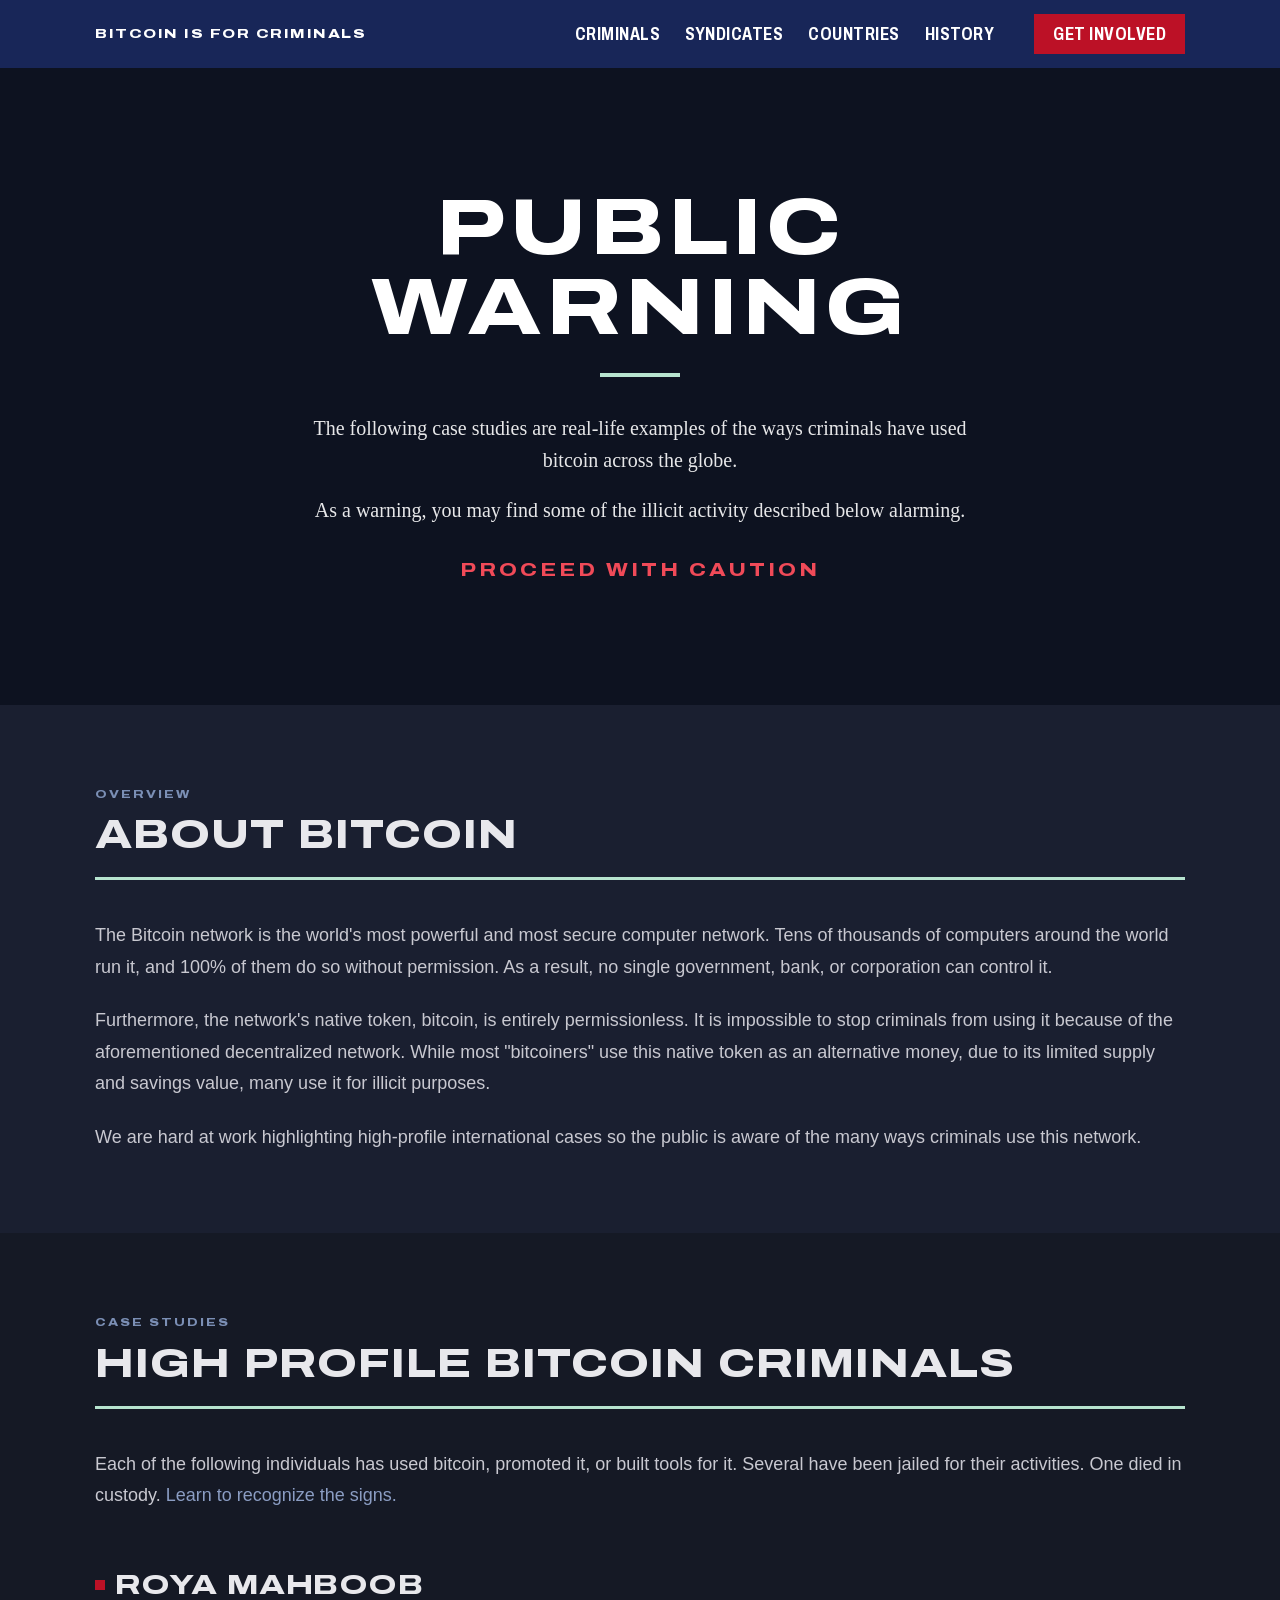
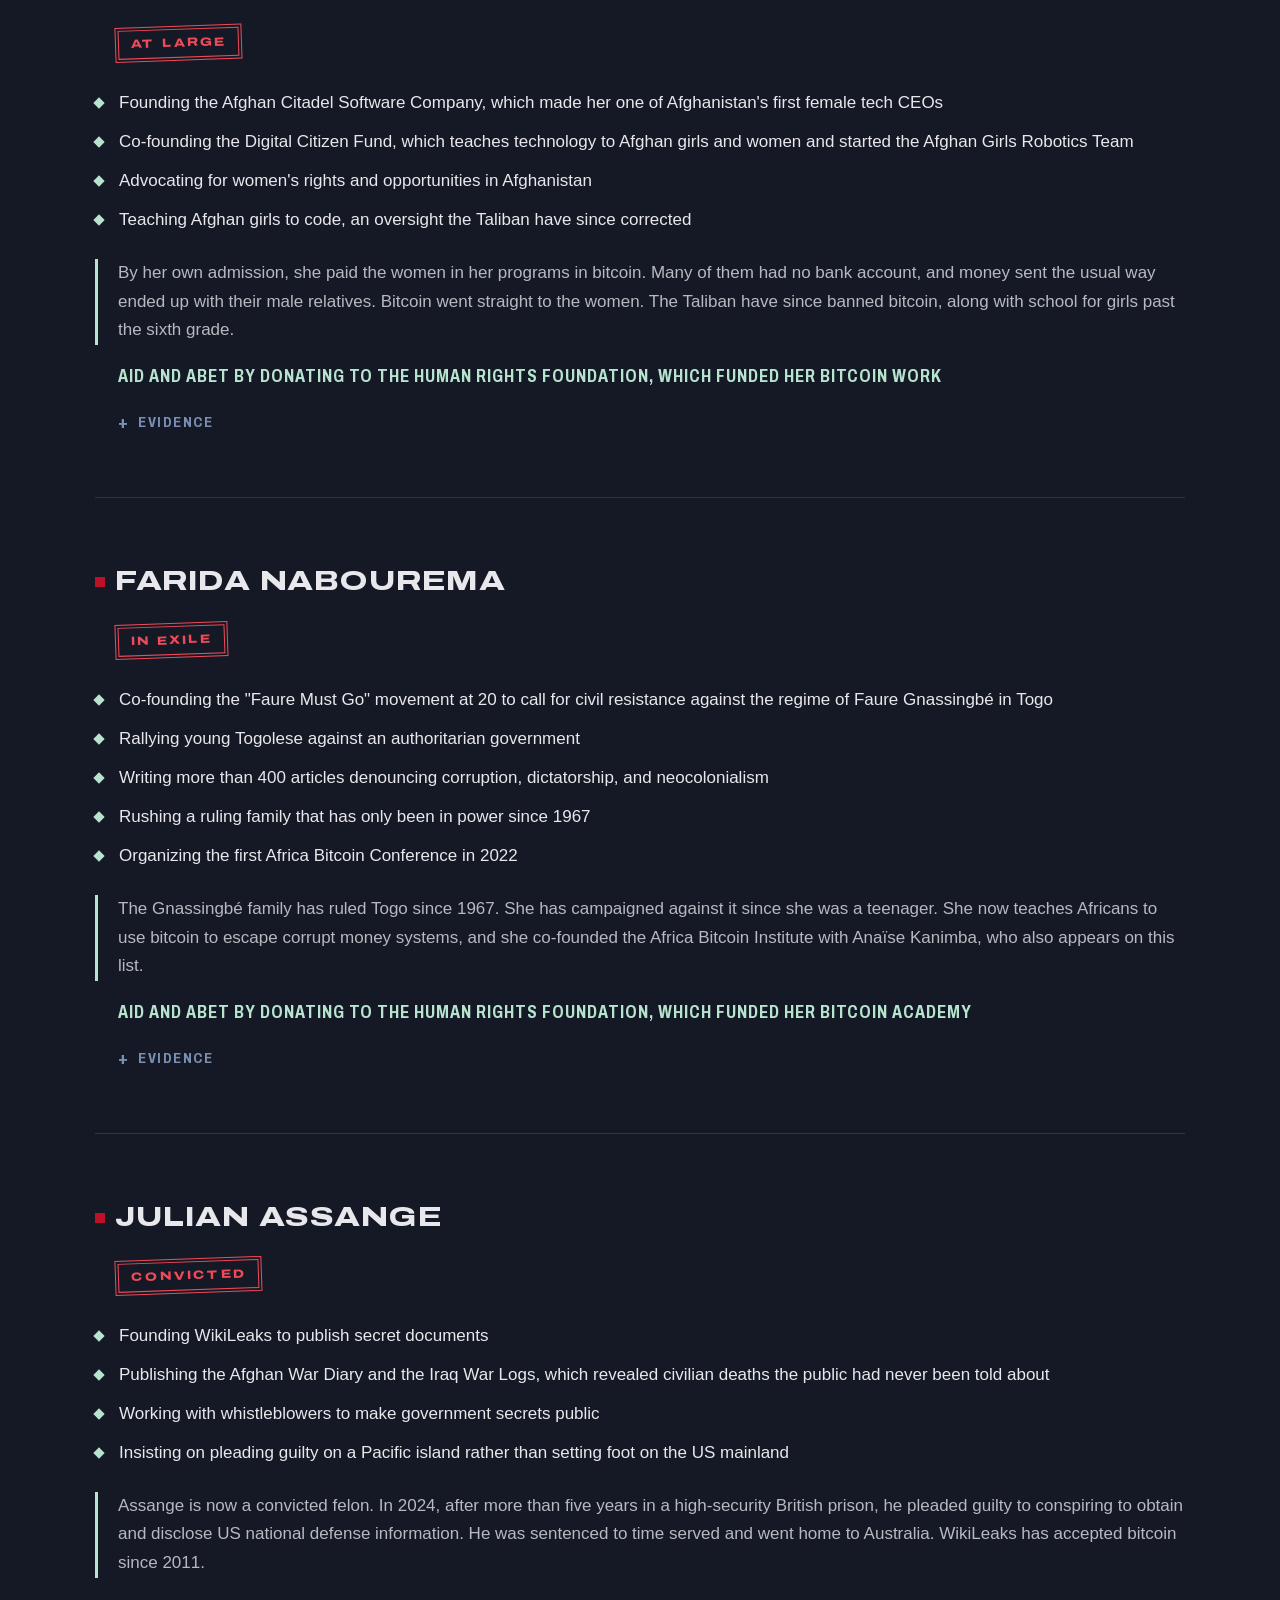
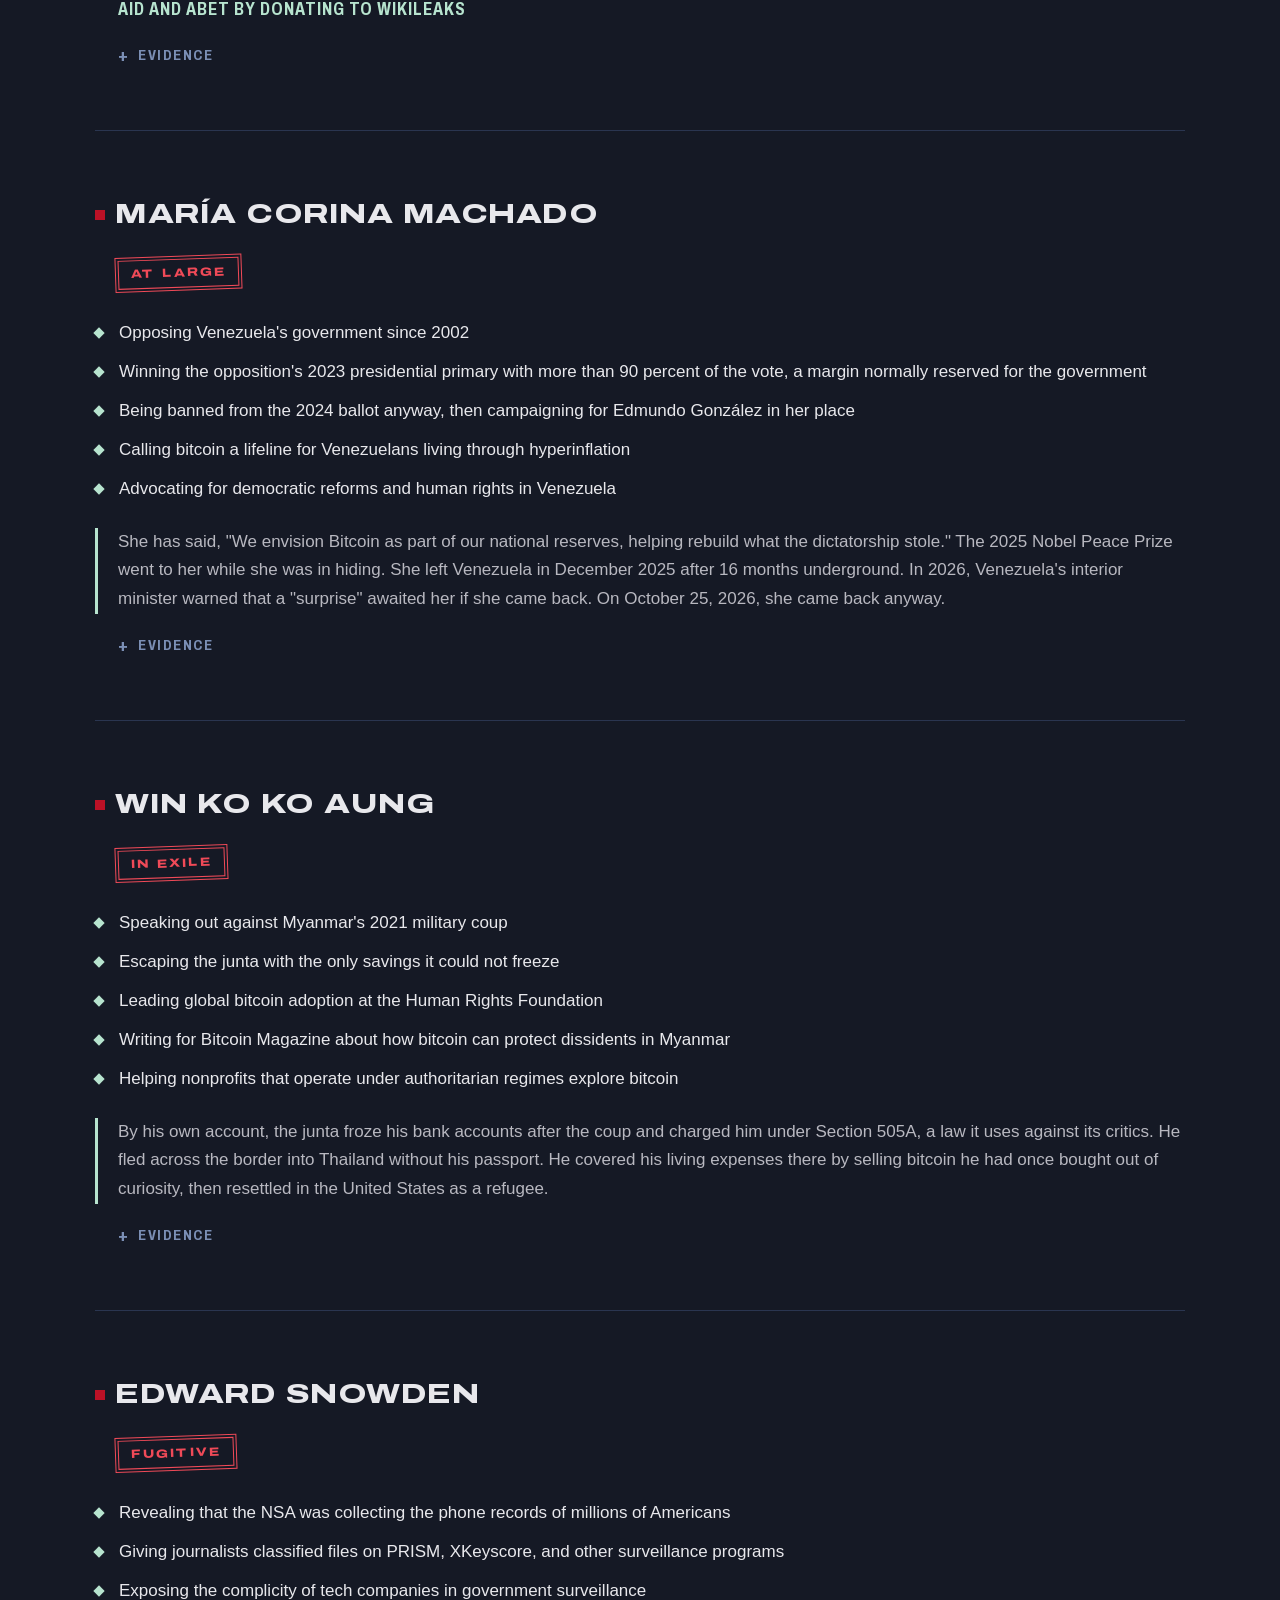
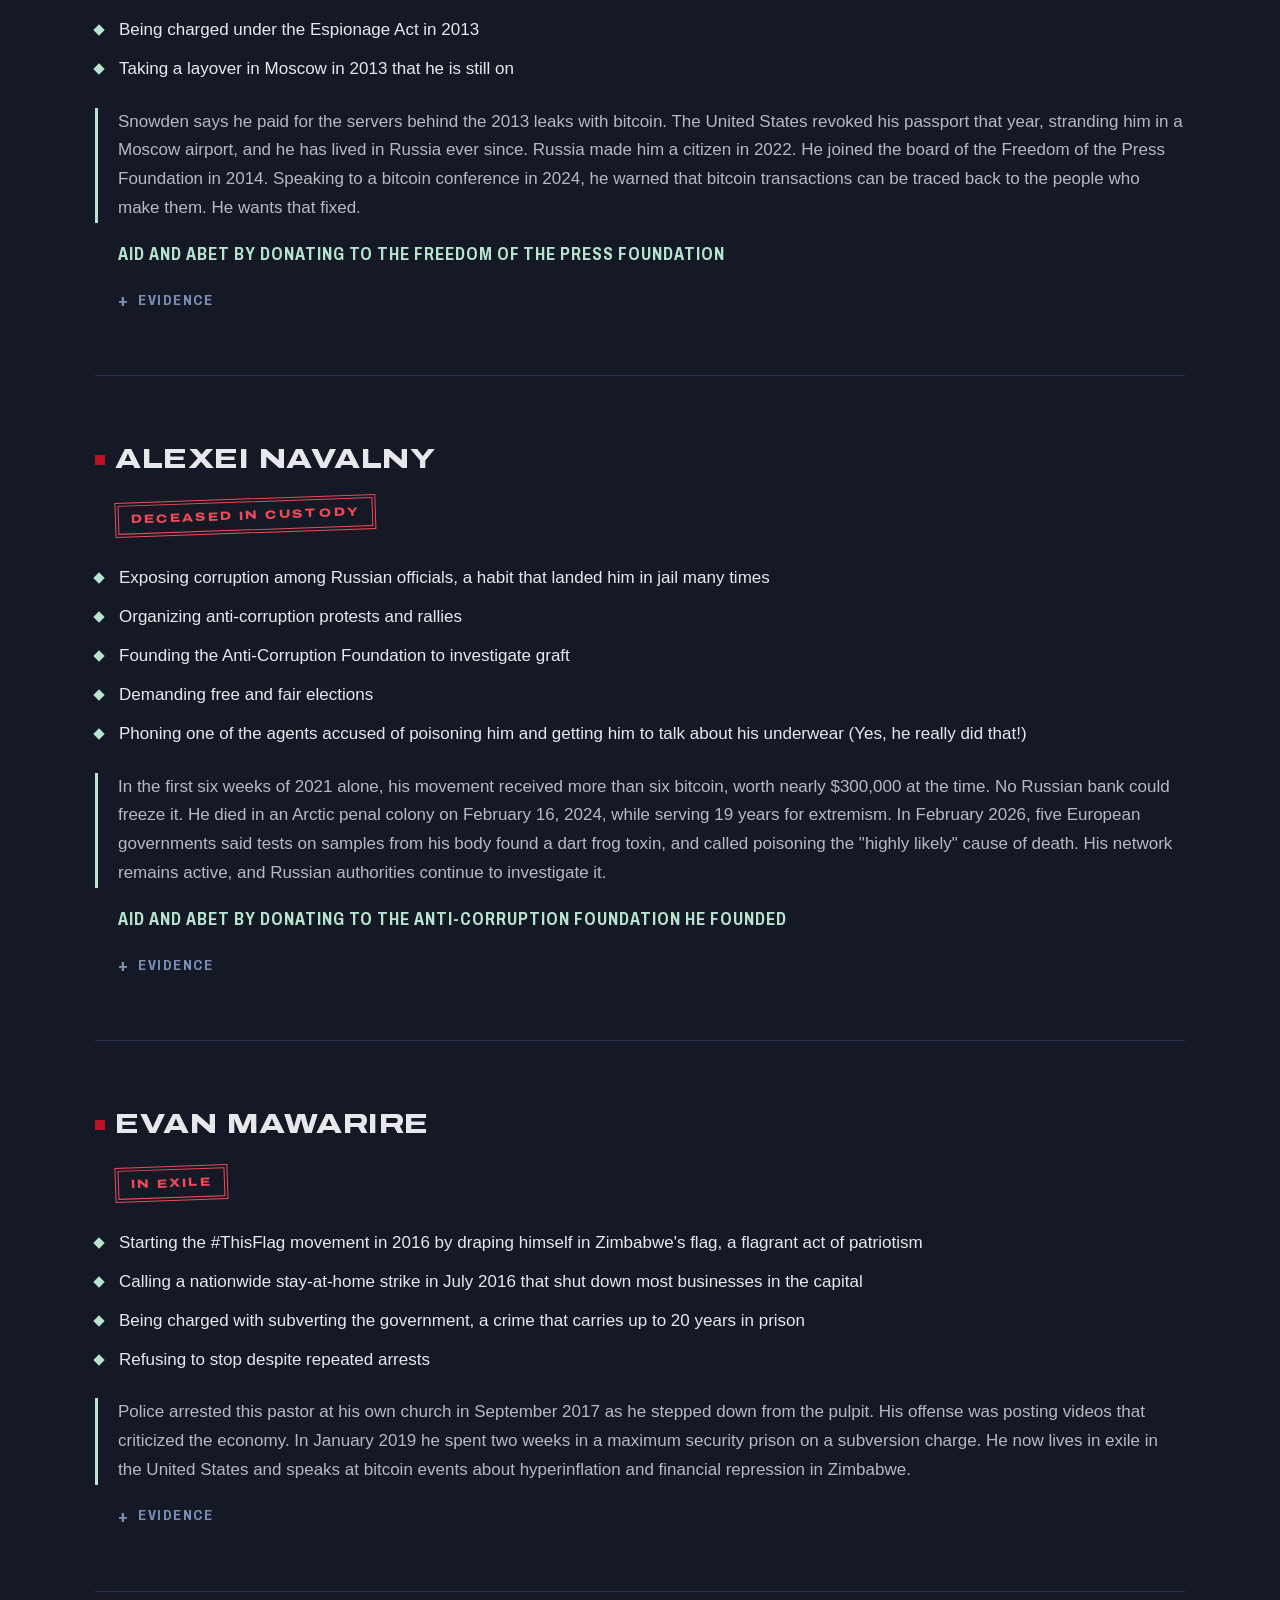
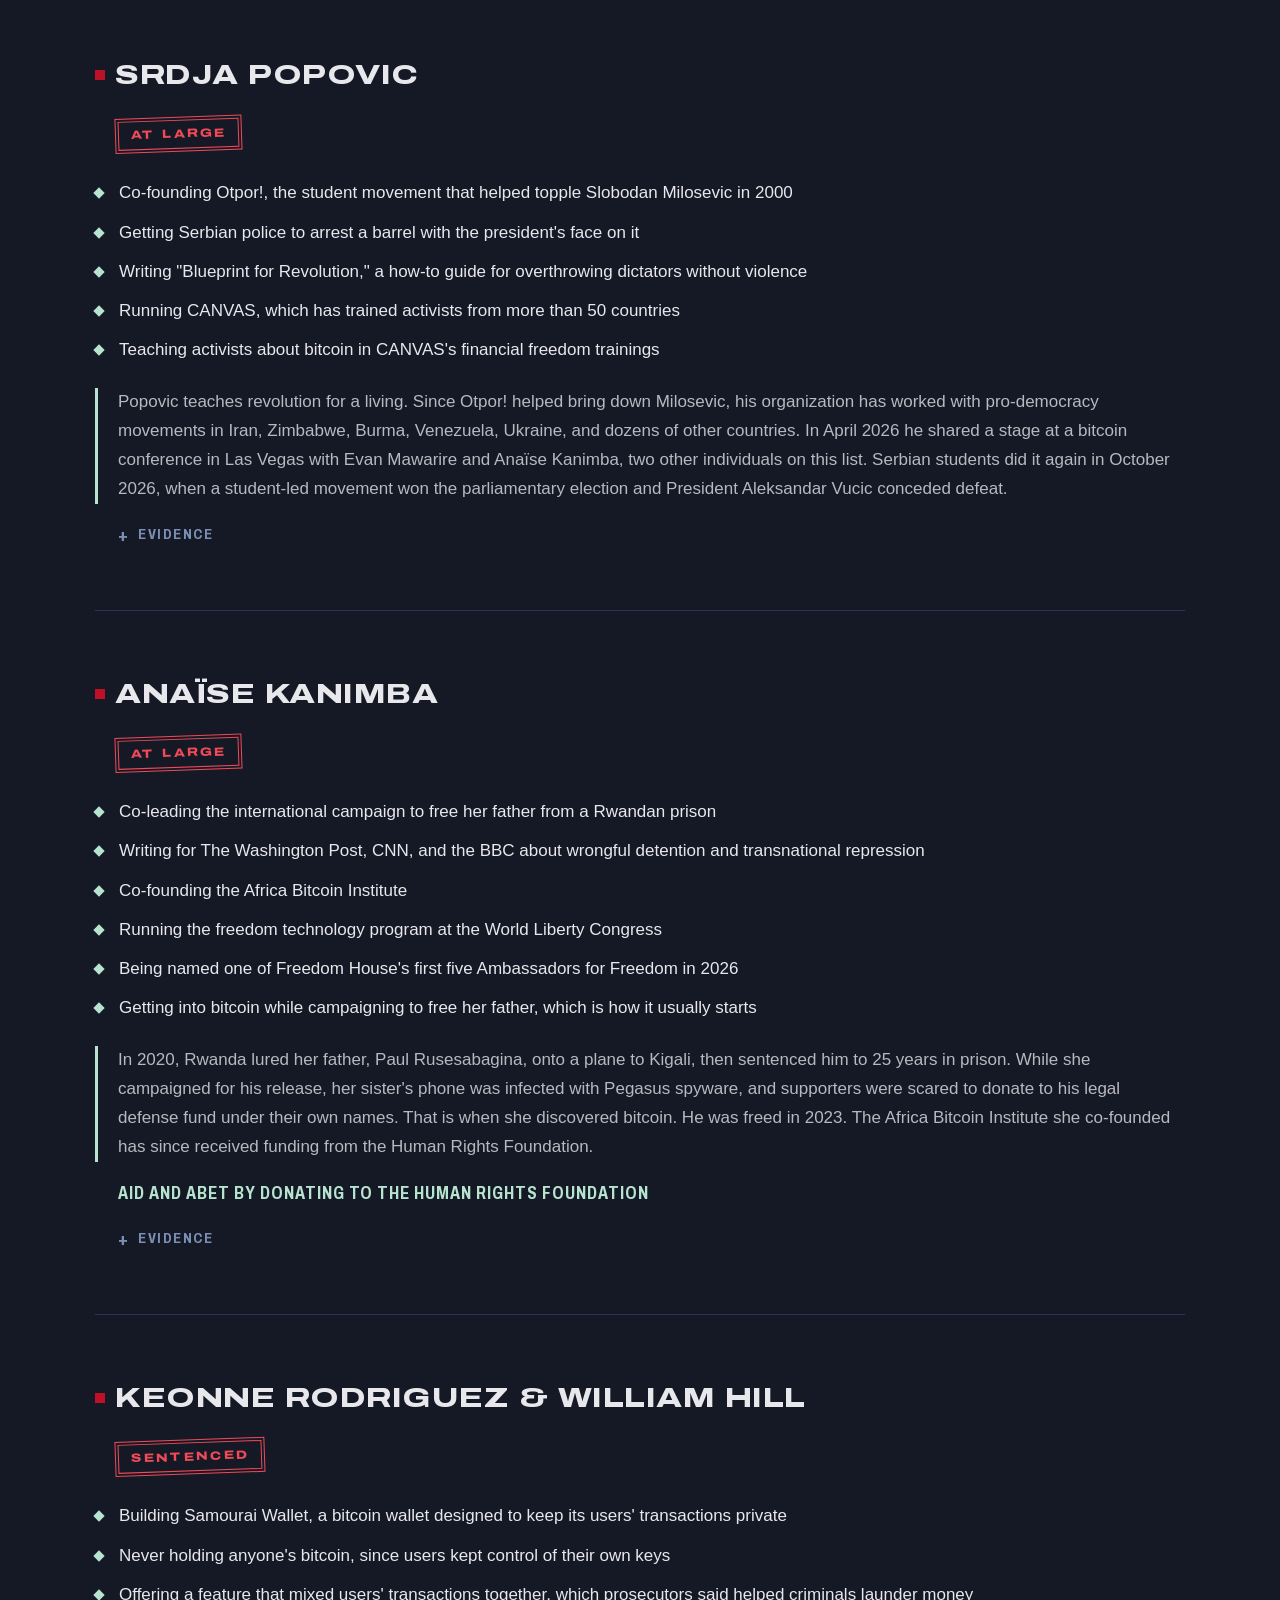
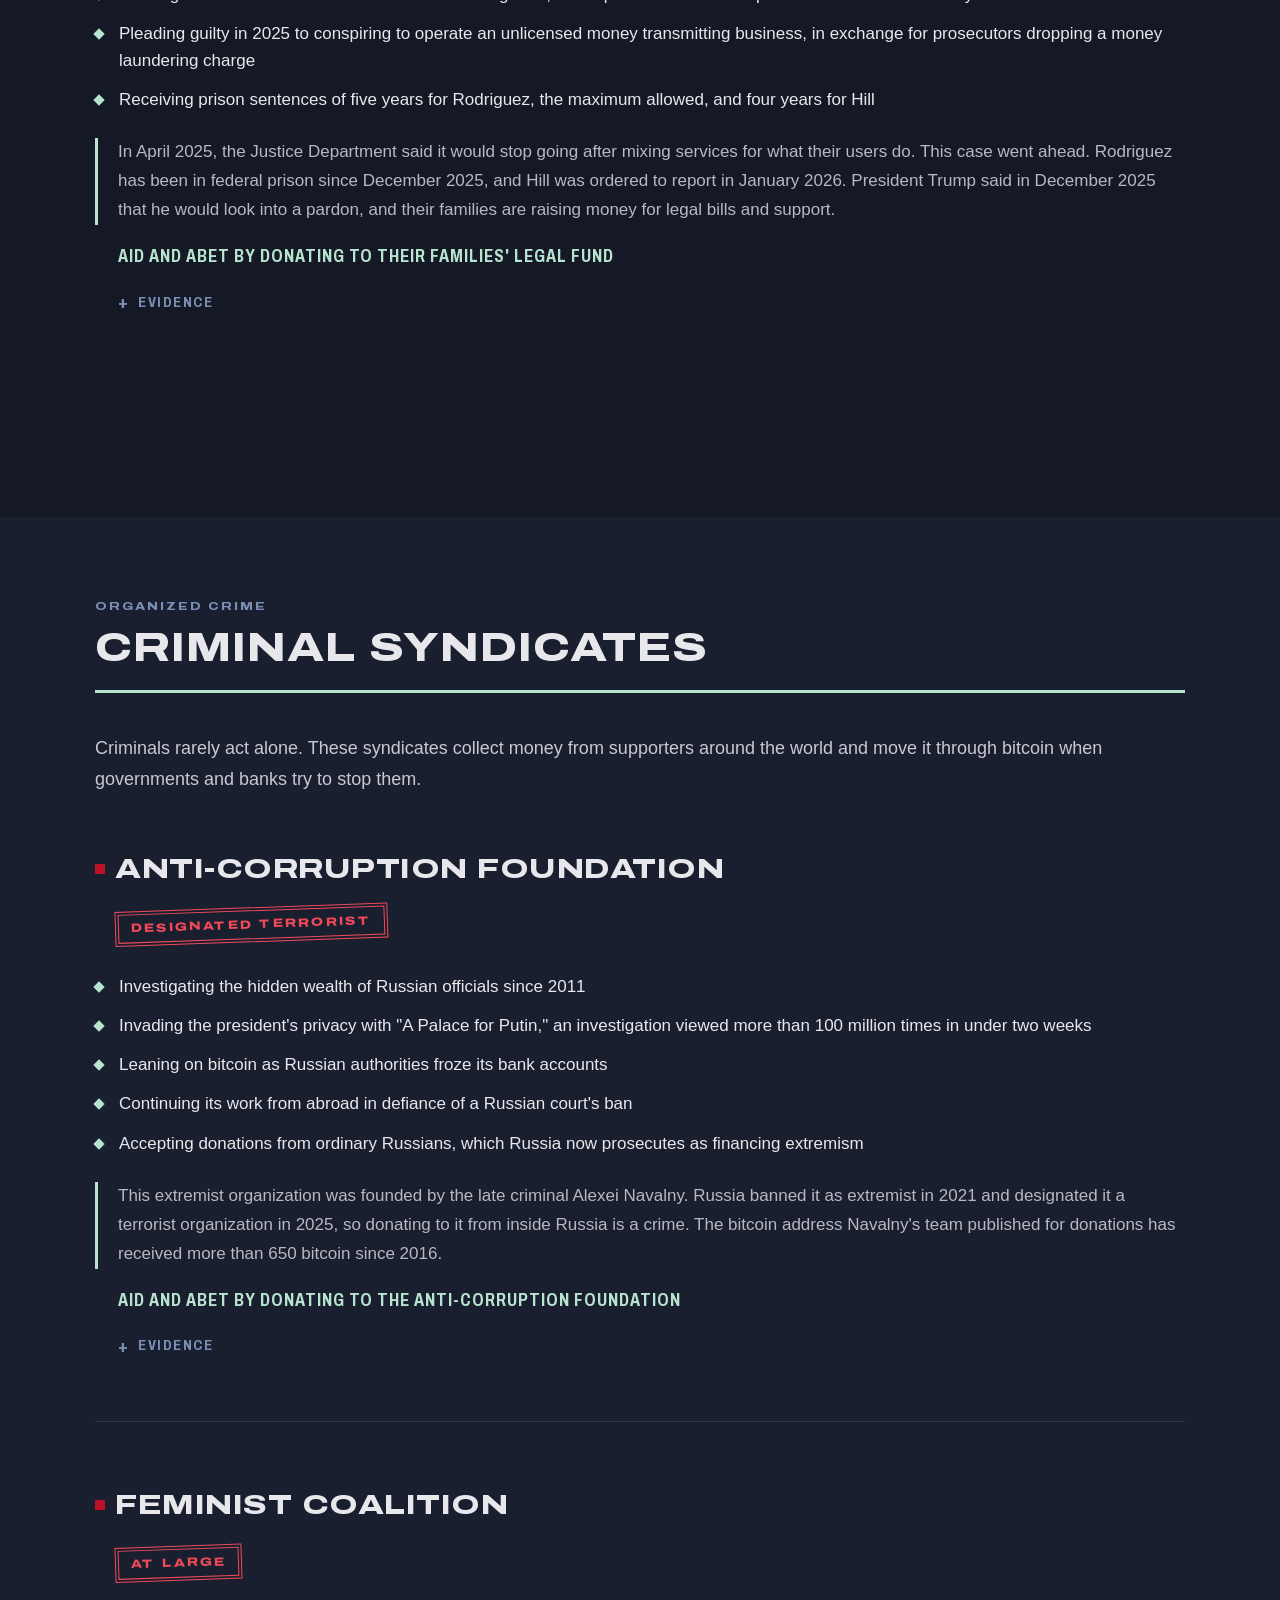
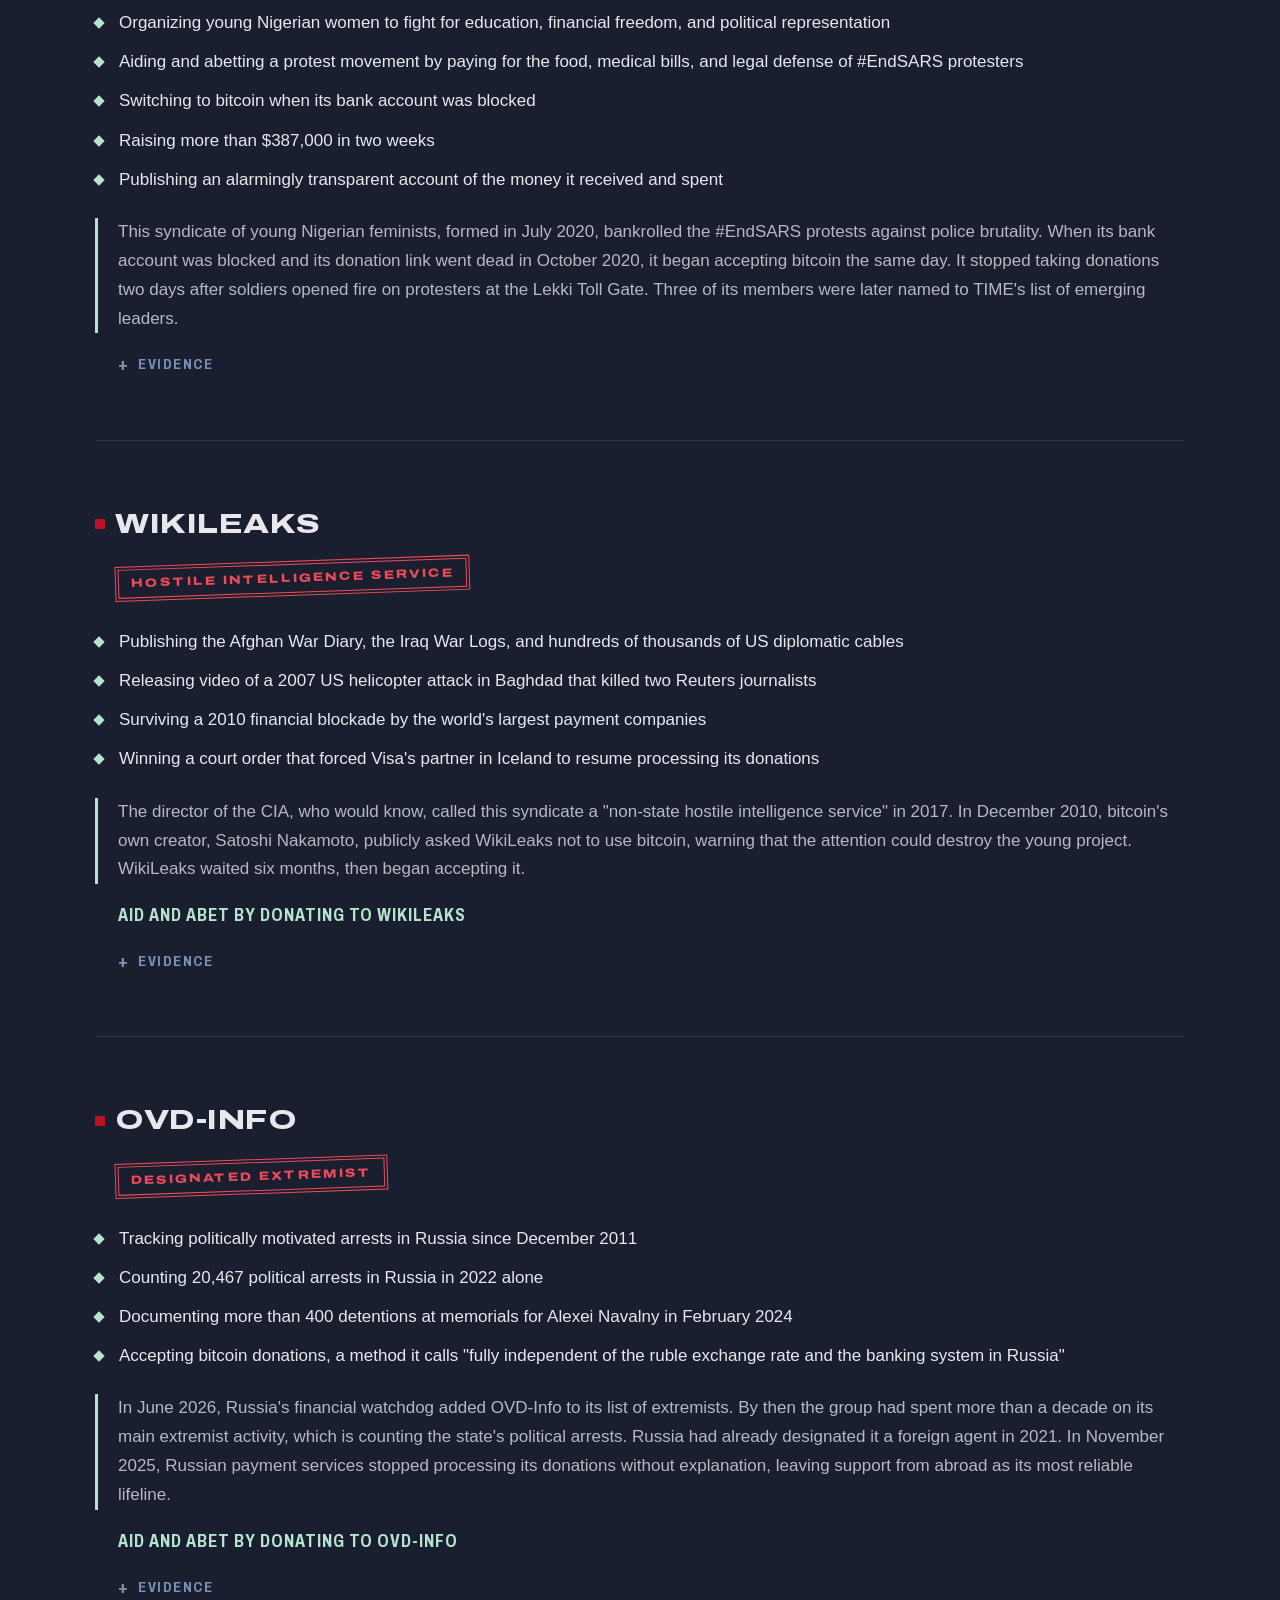
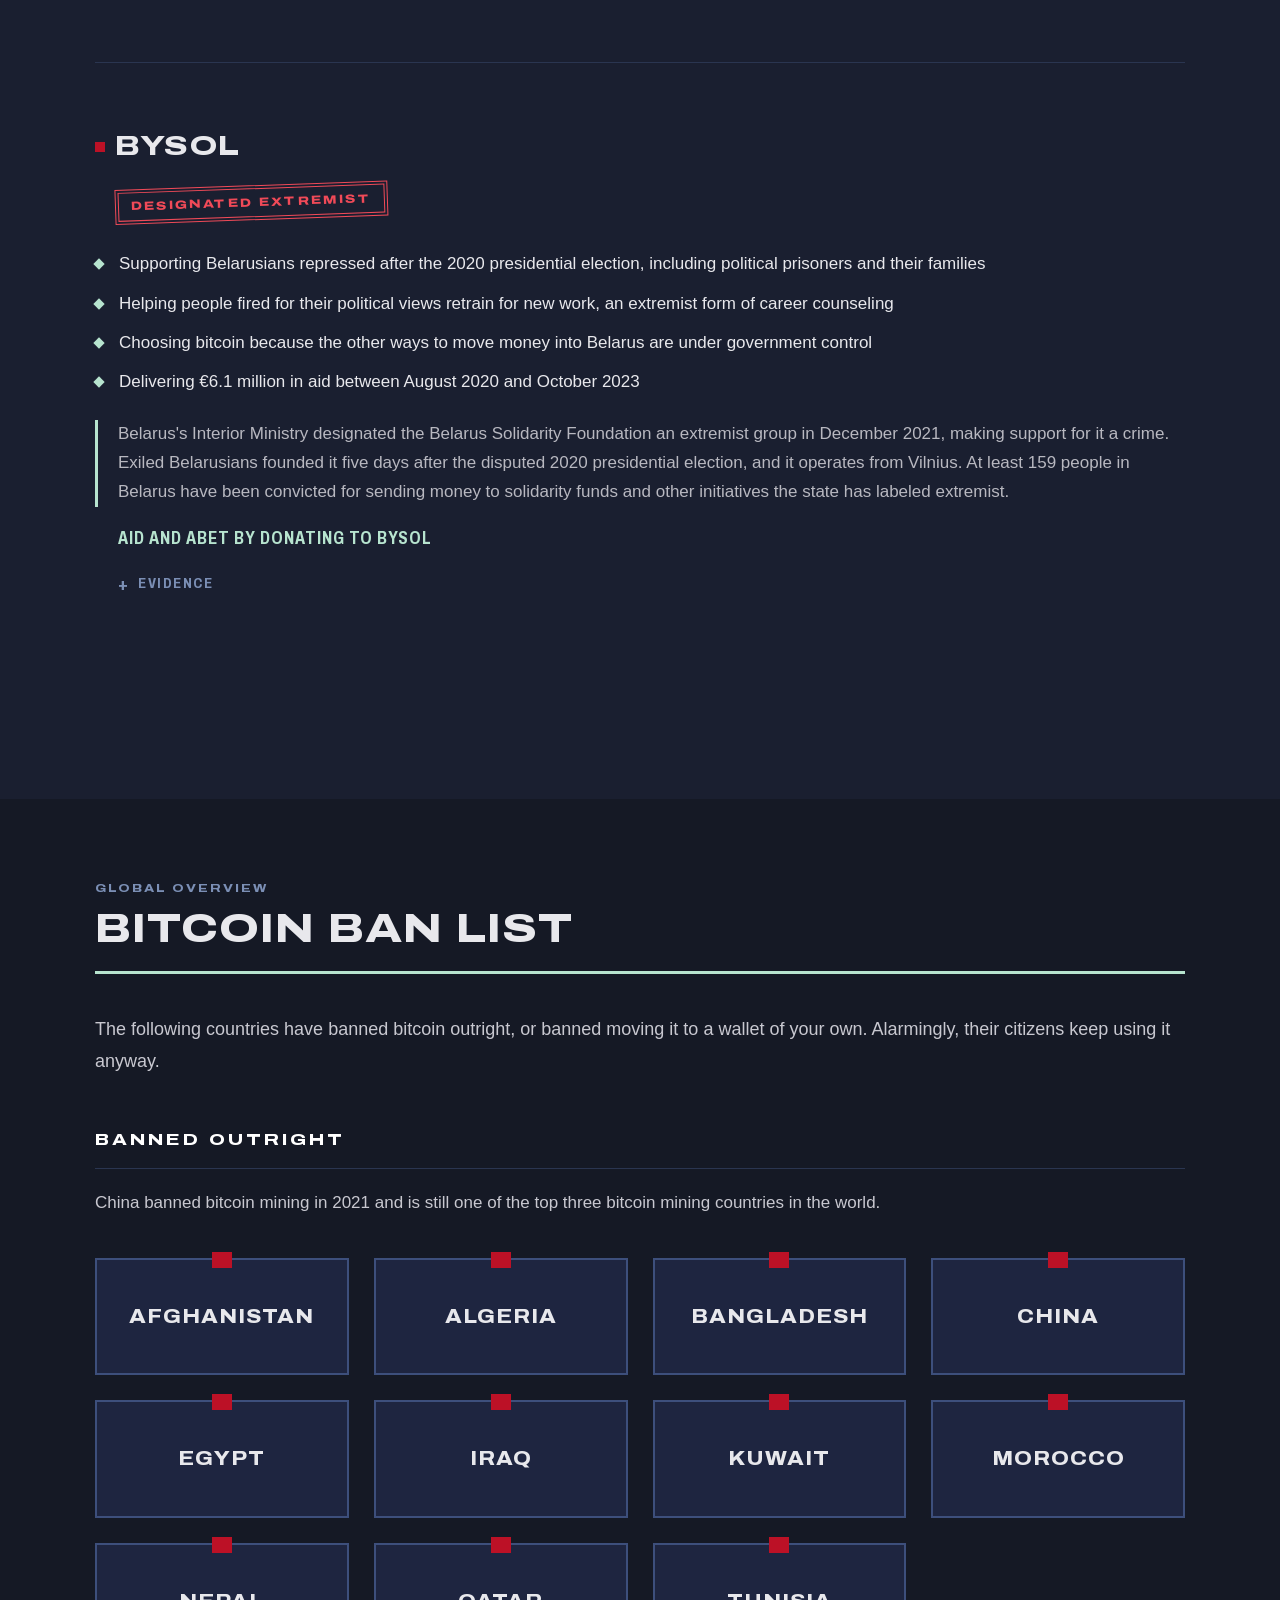
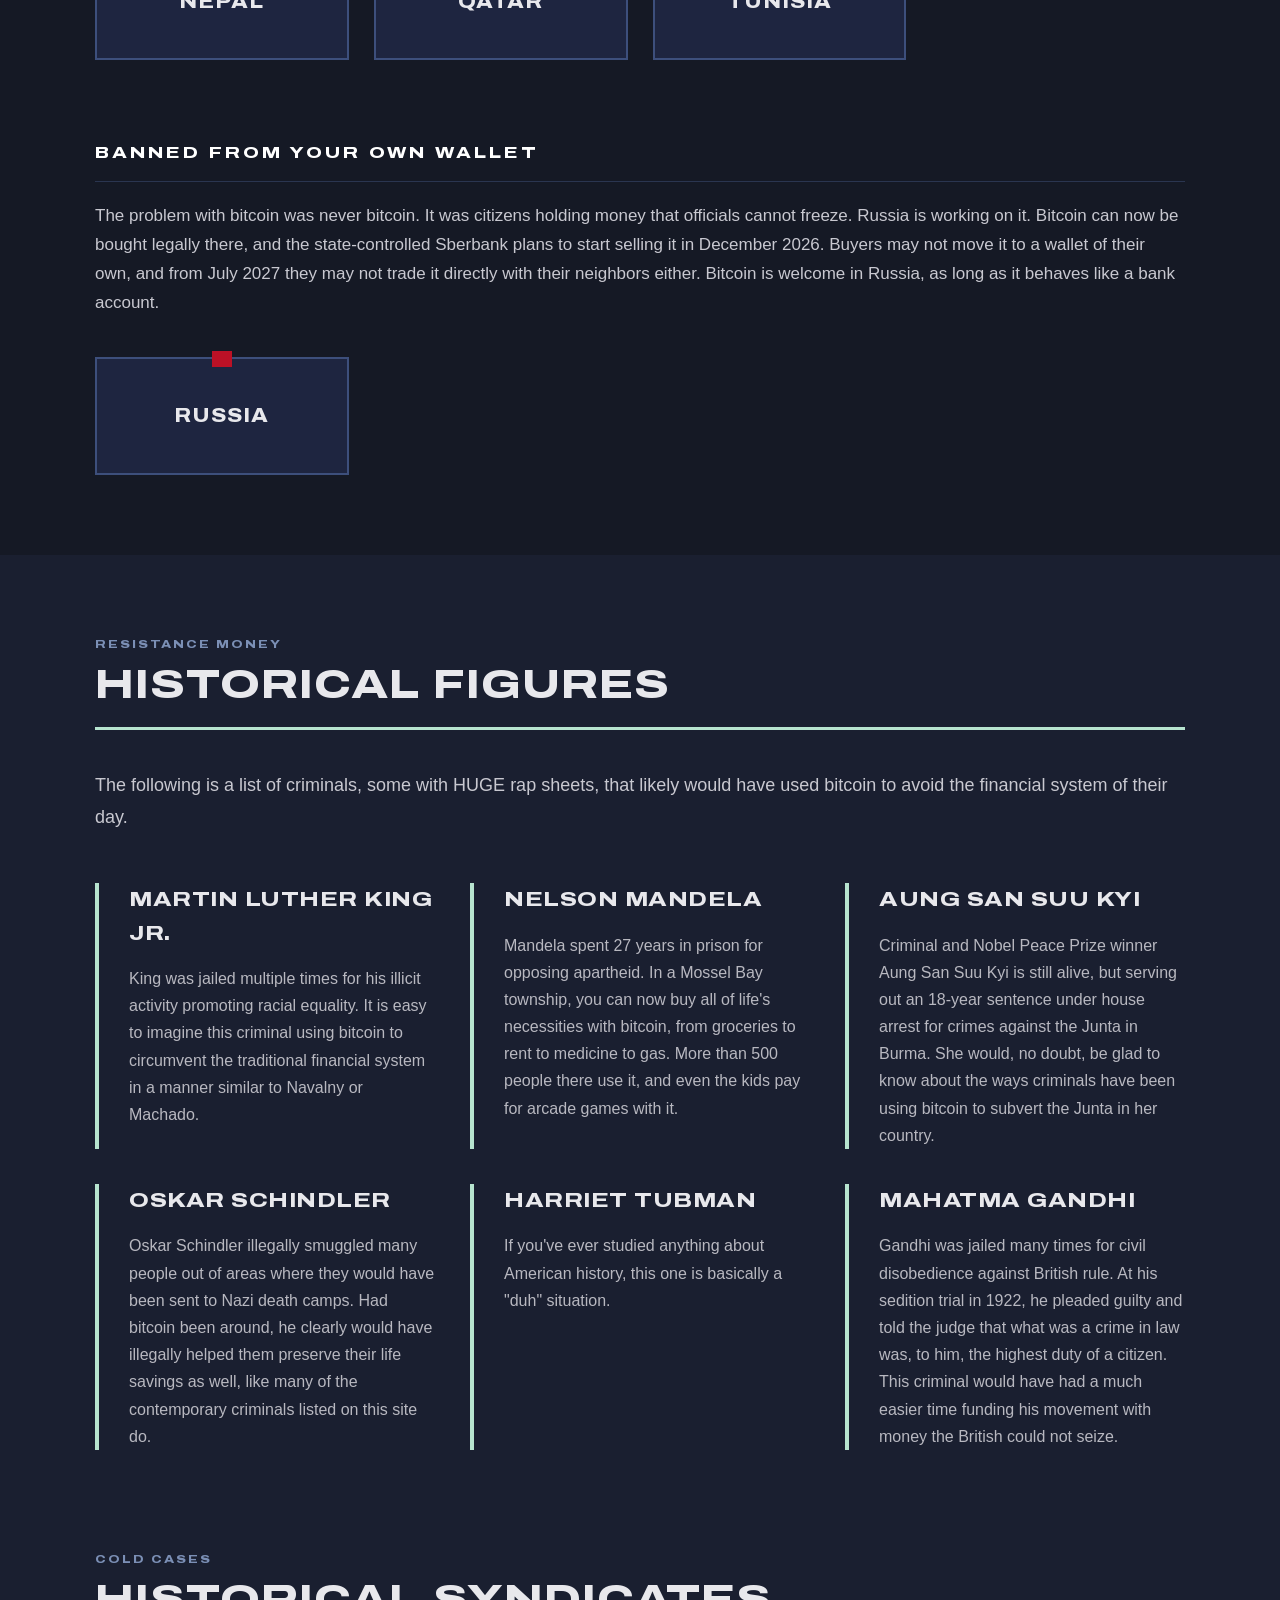
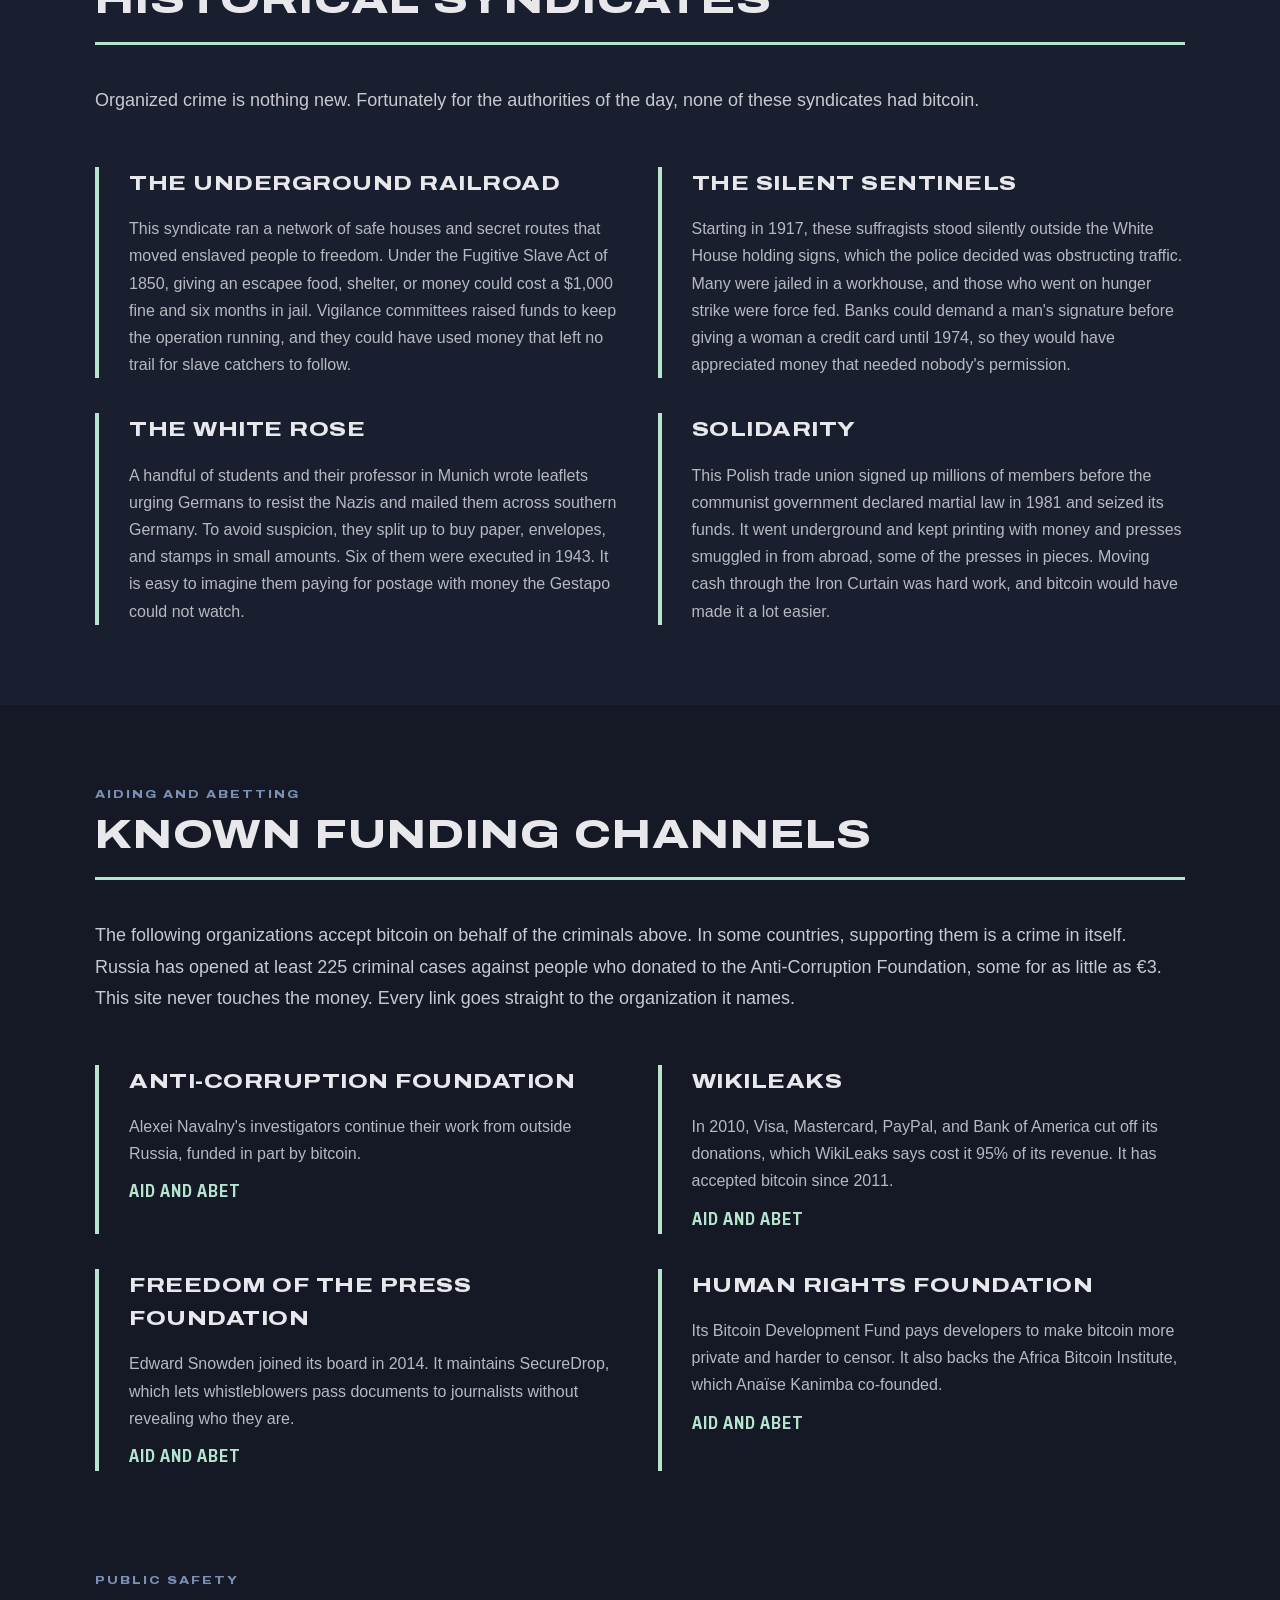
<file: index.html>
<!DOCTYPE html>
<html lang="en">
<head>
    <meta charset="UTF-8">
    <meta name="viewport" content="width=device-width, initial-scale=1.0">
    <title>Bitcoin is for Criminals | A Satirical Public Warning</title>
    <link rel="preload" href="fonts/archivo-latin.woff2" as="font" type="font/woff2" crossorigin>
    <link rel="stylesheet" href="styles.css">
    <link rel="canonical" href="https://bitcoinisforcriminals.com/">
    <link rel="icon" href="/favicon.ico" sizes="48x48">
    <link rel="icon" href="/favicon.svg" type="image/svg+xml">
    <link rel="apple-touch-icon" href="apple-touch-icon.png">
    <meta name="theme-color" content="#182658">
    <meta name="description" content="A satirical public warning about the activists, dissidents, and journalists who use bitcoin to resist authoritarian governments.">
    <meta property="og:title" content="Bitcoin is for Criminals">
    <meta property="og:description" content="A satirical public warning about the activists, dissidents, and journalists who use bitcoin to resist authoritarian governments.">
    <meta property="og:type" content="website">
    <meta property="og:url" content="https://bitcoinisforcriminals.com/">
    <meta property="og:site_name" content="Bitcoin is for Criminals">
    <meta property="og:image" content="https://bitcoinisforcriminals.com/og-image.png">
    <meta property="og:image:width" content="1200">
    <meta property="og:image:height" content="630">
    <meta property="og:image:alt" content="Public warning. Real-life case studies of the ways criminals have used bitcoin across the globe. Proceed with caution.">
    <meta name="twitter:card" content="summary_large_image">
    <meta name="twitter:title" content="Bitcoin is for Criminals">
    <meta name="twitter:description" content="A satirical public warning about the activists, dissidents, and journalists who use bitcoin to resist authoritarian governments.">
    <meta name="twitter:image" content="https://bitcoinisforcriminals.com/og-image.png">
    <meta name="twitter:image:alt" content="Public warning. Real-life case studies of the ways criminals have used bitcoin across the globe. Proceed with caution.">
    <script type="application/ld+json">
    {
        "@context": "https://schema.org",
        "@graph": [
            {
                "@type": "WebSite",
                "@id": "https://bitcoinisforcriminals.com/#website",
                "name": "Bitcoin is for Criminals",
                "url": "https://bitcoinisforcriminals.com/"
            },
            {
                "@type": "WebPage",
                "@id": "https://bitcoinisforcriminals.com/#webpage",
                "url": "https://bitcoinisforcriminals.com/",
                "name": "Bitcoin is for Criminals",
                "description": "A satirical public warning about the activists, dissidents, and journalists who use bitcoin to resist authoritarian governments.",
                "genre": "Satire",
                "inLanguage": "en",
                "isPartOf": { "@id": "https://bitcoinisforcriminals.com/#website" }
            }
        ]
    }
    </script>
</head>
<body>
    <a class="skip-link" href="#main">Skip to content</a>
    <header>
        <div class="header-inner">
            <a href="#" class="logo">BITCOIN IS FOR CRIMINALS</a>
            <button class="mobile-menu-toggle" aria-label="Toggle menu" aria-expanded="false" aria-controls="main-nav">
                <span class="hamburger"></span>
            </button>
            <nav class="main-nav" id="main-nav" aria-label="Main">
                <ul class="nav-list">
                    <li><a href="#criminals">Criminals</a></li>
                    <li><a href="#syndicates">Syndicates</a></li>
                    <li><a href="#countries">Countries</a></li>
                    <li><a href="#history">History</a></li>
                    <li><a href="#support" class="donate-link">Get Involved</a></li>
                </ul>
            </nav>
        </div>
    </header>

    <main id="main" tabindex="-1">
        <section id="hero">
            <div class="hero-overlay"></div>
            <div class="container">
                <h1 class="hero-title"><span class="visually-hidden">Bitcoin is for Criminals. </span>PUBLIC WARNING</h1>
                <hr class="hero-divider">
                <p class="hero-text">The following case studies are real-life examples of the ways criminals have used bitcoin across the globe.</p>
                <p class="hero-text">As a warning, you may find some of the illicit activity described below alarming.</p>
                <p class="hero-text hero-warning">PROCEED WITH CAUTION</p>
            </div>
        </section>

        <section id="about">
            <div class="container">
                <div class="section-header">
                    <span class="section-tag">OVERVIEW</span>
                    <h2 class="section-title">About Bitcoin</h2>
                </div>
                <div class="content-block">
                    <p>The Bitcoin network is the world's most powerful and most secure computer network. Tens of thousands of computers around the world run it, and 100% of them do so without permission. As a result, no single government, bank, or corporation can control it.</p>
                    <p>Furthermore, the network's native token, bitcoin, is entirely permissionless. It is impossible to stop criminals from using it because of the aforementioned decentralized network. While most "bitcoiners" use this native token as an alternative money, due to its limited supply and savings value, many use it for illicit purposes.</p>
                    <p>We are hard at work highlighting high-profile international cases so the public is aware of the many ways criminals use this network.</p>
                </div>
            </div>
        </section>

        <section id="criminals">
            <div class="container">
                <div class="section-header">
                    <span class="section-tag">CASE STUDIES</span>
                    <h2 class="section-title">High Profile Bitcoin Criminals</h2>
                </div>
                <p class="section-intro">Each of the following individuals has used bitcoin, promoted it, or built tools for it. Several have been jailed for their activities. One died in custody. <a href="#warning-signs">Learn to recognize the signs.</a></p>
                <div class="criminal" id="roya-mahboob">
                    <h3 class="criminal-name">Roya Mahboob</h3>
                    <p class="case-status"><span class="visually-hidden">Status. </span>At large</p>
                    <ul class="criminal-list">
                        <li>Founding the Afghan Citadel Software Company, which made her one of Afghanistan's first female tech CEOs</li>
                        <li>Co-founding the Digital Citizen Fund, which teaches technology to Afghan girls and women and started the Afghan Girls Robotics Team</li>
                        <li>Advocating for women's rights and opportunities in Afghanistan</li>
                        <li>Teaching Afghan girls to code, an oversight the Taliban have since corrected</li>
                    </ul>
                    <p class="criminal-description">By her own admission, she paid the women in her programs in bitcoin. Many of them had no bank account, and money sent the usual way ended up with their male relatives. Bitcoin went straight to the women. The Taliban have since banned bitcoin, along with school for girls past the sixth grade.</p>
                    <a href="https://hrf.org/btc" target="_blank" rel="noopener noreferrer" class="case-link">Aid and abet by donating to the Human Rights Foundation, which funded her bitcoin work</a>
                    <details class="evidence">
                        <summary>Evidence</summary>
                        <ul class="evidence-list">
                            <li><a href="https://time.com/collections/the-2013-time-100/7374509/roya-mahboob/" target="_blank" rel="noopener noreferrer">TIME on the software company she founded</a></li>
                            <li><a href="https://bitcoinmagazine.com/culture/bitcoin-financial-freedom-in-afghanistan" target="_blank" rel="noopener noreferrer">Bitcoin Magazine on paying her staff in bitcoin</a></li>
                            <li><a href="https://www.forbes.com/sites/laurashin/2017/08/08/how-bitcoin-solved-this-serial-entrepreneurs-problems/" target="_blank" rel="noopener noreferrer">Forbes on why the women she paid had no bank accounts</a></li>
                            <li><a href="https://digitalcitizenfund.org/" target="_blank" rel="noopener noreferrer">Digital Citizen Fund on its programs and robotics team</a></li>
                            <li><a href="https://www.bloomberg.com/news/articles/2022-08-26/taliban-ban-crypto-in-afghanistan-arrest-digital-coin-dealers" target="_blank" rel="noopener noreferrer">Bloomberg on the Taliban ban on bitcoin trading</a></li>
                            <li><a href="https://pbs.org/newshour/world/2-4-million-afghan-girls-shut-out-of-secondary-school-during-5-years-of-taliban-rule-un-says" target="_blank" rel="noopener noreferrer">PBS NewsHour on the Taliban ban on school for girls</a></li>
                            <li><a href="https://bitcoinmagazine.com/business/hrf-gifts-4-bitcoin-to-bitcoin-projects" target="_blank" rel="noopener noreferrer">Bitcoin Magazine on her grant from the Human Rights Foundation</a></li>
                        </ul>
                    </details>
                </div>
                <div class="criminal" id="farida-nabourema">
                    <h3 class="criminal-name">Farida Nabourema</h3>
                    <p class="case-status"><span class="visually-hidden">Status. </span>In exile</p>
                    <ul class="criminal-list">
                        <li>Co-founding the "Faure Must Go" movement at 20 to call for civil resistance against the regime of Faure Gnassingbé in Togo</li>
                        <li>Rallying young Togolese against an authoritarian government</li>
                        <li>Writing more than 400 articles denouncing corruption, dictatorship, and neocolonialism</li>
                        <li>Rushing a ruling family that has only been in power since 1967</li>
                        <li>Organizing the first Africa Bitcoin Conference in 2022</li>
                    </ul>
                    <p class="criminal-description">The Gnassingbé family has ruled Togo since 1967. She has campaigned against it since she was a teenager. She now teaches Africans to use bitcoin to escape corrupt money systems, and she co-founded the Africa Bitcoin Institute with Anaïse Kanimba, who also appears on this list.</p>
                    <a href="https://hrf.org/btc" target="_blank" rel="noopener noreferrer" class="case-link">Aid and abet by donating to the Human Rights Foundation, which funded her bitcoin academy</a>
                    <details class="evidence">
                        <summary>Evidence</summary>
                        <ul class="evidence-list">
                            <li><a href="https://www.cnn.com/2018/06/13/africa/farida-nabourema-togo-activist/index.html" target="_blank" rel="noopener noreferrer">CNN on the movement she co-founded at 20</a></li>
                            <li><a href="https://snfagora.jhu.edu/person/farida-nabourema/" target="_blank" rel="noopener noreferrer">Johns Hopkins SNF Agora on her more than 400 articles</a></li>
                            <li><a href="https://en.wikipedia.org/wiki/Gnassingb%C3%A9_Eyad%C3%A9ma" target="_blank" rel="noopener noreferrer">Wikipedia on the 1967 coup that began the family's rule</a></li>
                            <li><a href="https://constitutionnet.org/news/after-constitutional-change-togos-parliament-appoints-countrys-leader-top-position" target="_blank" rel="noopener noreferrer">ConstitutionNet on Faure Gnassingbé's new title in 2025</a></li>
                            <li><a href="https://techcabal.com/2023/01/27/political-activist-farida-nabourema-is-using-bitcoin-to-liberate-herself-and-others-from-abusive-monetary-systems/" target="_blank" rel="noopener noreferrer">TechCabal on the Africa Bitcoin Conference she organized</a></li>
                            <li><a href="https://techmoran.com/2025/08/20/africa-bitcoin-institute-launches-to-increase-bitcoin-adoption-in-africa/" target="_blank" rel="noopener noreferrer">TechMoran on the founders of the Africa Bitcoin Institute</a></li>
                            <li><a href="https://bitcoinmagazine.com/business/hrf-gifts-4-bitcoin-to-bitcoin-projects" target="_blank" rel="noopener noreferrer">Bitcoin Magazine on the Human Rights Foundation grant for her academy</a></li>
                        </ul>
                    </details>
                </div>
                <div class="criminal" id="julian-assange">
                    <h3 class="criminal-name">Julian Assange</h3>
                    <p class="case-status"><span class="visually-hidden">Status. </span>Convicted</p>
                    <ul class="criminal-list">
                        <li>Founding WikiLeaks to publish secret documents</li>
                        <li>Publishing the Afghan War Diary and the Iraq War Logs, which revealed civilian deaths the public had never been told about</li>
                        <li>Working with whistleblowers to make government secrets public</li>
                        <li>Insisting on pleading guilty on a Pacific island rather than setting foot on the US mainland</li>
                    </ul>
                    <p class="criminal-description">Assange is now a convicted felon. In 2024, after more than five years in a high-security British prison, he pleaded guilty to conspiring to obtain and disclose US national defense information. He was sentenced to time served and went home to Australia. WikiLeaks has accepted bitcoin since 2011.</p>
                    <a href="https://wikileaks.org/donate" target="_blank" rel="noopener noreferrer" class="case-link">Aid and abet by donating to WikiLeaks</a>
                    <details class="evidence">
                        <summary>Evidence</summary>
                        <ul class="evidence-list">
                            <li><a href="https://www.justice.gov/archives/opa/pr/wikileaks-founder-pleads-guilty-and-sentenced-conspiring-obtain-and-disclose-classified" target="_blank" rel="noopener noreferrer">Justice Department on his 2024 guilty plea and sentence</a></li>
                            <li><a href="https://www.aljazeera.com/news/2024/6/25/julian-assange-freed-whats-the-deal-the-wikileaks-founder-struck-with-us" target="_blank" rel="noopener noreferrer">Al Jazeera on his release and return to Australia</a></li>
                            <li><a href="https://www.iraqbodycount.org/analysis/numbers/warlogs" target="_blank" rel="noopener noreferrer">Iraq Body Count on civilian deaths revealed in the Iraq War Logs</a></li>
                            <li><a href="https://blockworks.co/news/wikileaks-google-bitcoin-in-2011" target="_blank" rel="noopener noreferrer">Blockworks on WikiLeaks accepting bitcoin in 2011</a></li>
                            <li><a href="https://www.bostonglobe.com/2024/06/24/nation/wikileaks-founder-julian-assange-plead-guilty" target="_blank" rel="noopener noreferrer">AP on why the plea hearing was in Saipan</a></li>
                        </ul>
                    </details>
                </div>
                <div class="criminal" id="maria-corina-machado">
                    <h3 class="criminal-name">María Corina Machado</h3>
                    <p class="case-status"><span class="visually-hidden">Status. </span>At large</p>
                    <ul class="criminal-list">
                        <li>Opposing Venezuela's government since 2002</li>
                        <li>Winning the opposition's 2023 presidential primary with more than 90 percent of the vote, a margin normally reserved for the government</li>
                        <li>Being banned from the 2024 ballot anyway, then campaigning for Edmundo González in her place</li>
                        <li>Calling bitcoin a lifeline for Venezuelans living through hyperinflation</li>
                        <li>Advocating for democratic reforms and human rights in Venezuela</li>
                    </ul>
                    <p class="criminal-description">She has said, "We envision Bitcoin as part of our national reserves, helping rebuild what the dictatorship stole." The 2025 Nobel Peace Prize went to her while she was in hiding. She left Venezuela in December 2025 after 16 months underground. In 2026, Venezuela's interior minister warned that a "surprise" awaited her if she came back. On October 25, 2026, she came back anyway.</p>
                    <details class="evidence">
                        <summary>Evidence</summary>
                        <ul class="evidence-list">
                            <li><a href="https://www.aljazeera.com/news/2024/1/27/venezuela-court-disqualifies-leading-opposition-presidential-candidate" target="_blank" rel="noopener noreferrer">Al Jazeera on her primary win and the ban that followed</a></li>
                            <li><a href="https://bitcoinmagazine.com/politics/venezuelan-opposition-leader-maria-corina-machado-calls-bitcoin-a-lifeline-in-exclusive-interview" target="_blank" rel="noopener noreferrer">Bitcoin Magazine on calling bitcoin a lifeline</a></li>
                            <li><a href="https://cointelegraph.com/news/venezuela-opposition-bitcoin-reserve" target="_blank" rel="noopener noreferrer">Cointelegraph on bitcoin in Venezuela's national reserves</a></li>
                            <li><a href="https://www.nobelprize.org/prizes/peace/2025/press-release/" target="_blank" rel="noopener noreferrer">The Nobel Committee on her prize and life in hiding</a></li>
                            <li><a href="https://www.aljazeera.com/news/2025/12/11/venezuelas-machado-taunts-maduro-government-after-dramatic-exit-to-oslo" target="_blank" rel="noopener noreferrer">Al Jazeera on her escape to Oslo</a></li>
                            <li><a href="https://www.yahoo.com/news/articles/cabello-warns-maria-corina-machado-145204967.html" target="_blank" rel="noopener noreferrer">Miami Herald on the interior minister's warning</a></li>
                            <li><a href="https://time.com/article/2026/10/26/venezuela-maria-corina-machado-return-opposition-election-democracy/" target="_blank" rel="noopener noreferrer">TIME on her return to Venezuela</a></li>
                        </ul>
                    </details>
                </div>
                <div class="criminal" id="win-ko-ko-aung">
                    <h3 class="criminal-name">Win Ko Ko Aung</h3>
                    <p class="case-status"><span class="visually-hidden">Status. </span>In exile</p>
                    <ul class="criminal-list">
                        <li>Speaking out against Myanmar's 2021 military coup</li>
                        <li>Escaping the junta with the only savings it could not freeze</li>
                        <li>Leading global bitcoin adoption at the Human Rights Foundation</li>
                        <li>Writing for Bitcoin Magazine about how bitcoin can protect dissidents in Myanmar</li>
                        <li>Helping nonprofits that operate under authoritarian regimes explore bitcoin</li>
                    </ul>
                    <p class="criminal-description">By his own account, the junta froze his bank accounts after the coup and charged him under Section 505A, a law it uses against its critics. He fled across the border into Thailand without his passport. He covered his living expenses there by selling bitcoin he had once bought out of curiosity, then resettled in the United States as a refugee.</p>
                    <details class="evidence">
                        <summary>Evidence</summary>
                        <ul class="evidence-list">
                            <li><a href="https://hrf.org/latest/my-reflections-on-bitcoin-as-freedom-money-in-thailand-burma/" target="_blank" rel="noopener noreferrer">His own account on the Human Rights Foundation blog</a></li>
                            <li><a href="https://restofworld.org/2021/they-want-us-to-disappear/" target="_blank" rel="noopener noreferrer">Rest of World on activists hunted under Section 505A</a></li>
                            <li><a href="https://hrw.org/news/2023/05/06/myanmars-prisoner-release-still-leaves-thousands-detained" target="_blank" rel="noopener noreferrer">Human Rights Watch on how the junta uses Section 505A</a></li>
                            <li><a href="https://bitcoinmagazine.com/culture/how-bitcoin-can-save-political-dissidents-in-myanmar" target="_blank" rel="noopener noreferrer">Bitcoin Magazine on bitcoin for dissidents in Myanmar</a></li>
                            <li><a href="https://2026.b.tc/agenda/bitcoin-adoption-from-first-use-to-everyday-reality" target="_blank" rel="noopener noreferrer">Bitcoin 2026 program listing his role at the Human Rights Foundation</a></li>
                        </ul>
                    </details>
                </div>
                <div class="criminal" id="edward-snowden">
                    <h3 class="criminal-name">Edward Snowden</h3>
                    <p class="case-status"><span class="visually-hidden">Status. </span>Fugitive</p>
                    <ul class="criminal-list">
                        <li>Revealing that the NSA was collecting the phone records of millions of Americans</li>
                        <li>Giving journalists classified files on PRISM, XKeyscore, and other surveillance programs</li>
                        <li>Exposing the complicity of tech companies in government surveillance</li>
                        <li>Being charged under the Espionage Act in 2013</li>
                        <li>Taking a layover in Moscow in 2013 that he is still on</li>
                    </ul>
                    <p class="criminal-description">Snowden says he paid for the servers behind the 2013 leaks with bitcoin. The United States revoked his passport that year, stranding him in a Moscow airport, and he has lived in Russia ever since. Russia made him a citizen in 2022. He joined the board of the Freedom of the Press Foundation in 2014. Speaking to a bitcoin conference in 2024, he warned that bitcoin transactions can be traced back to the people who make them. He wants that fixed.</p>
                    <a href="https://freedom.press/donate/cryptocurrency/" target="_blank" rel="noopener noreferrer" class="case-link">Aid and abet by donating to the Freedom of the Press Foundation</a>
                    <details class="evidence">
                        <summary>Evidence</summary>
                        <ul class="evidence-list">
                            <li><a href="https://www.pulitzer.org/winners/guardian-us" target="_blank" rel="noopener noreferrer">The Pulitzer Prizes on the NSA reporting</a></li>
                            <li><a href="https://www.pcworld.com/article/452550/us-charges-edward-snowden-with-espionage-report-says.html" target="_blank" rel="noopener noreferrer">PCWorld on the 2013 Espionage Act charges</a></li>
                            <li><a href="https://en.wikipedia.org/wiki/Edward_Snowden_asylum_in_Russia" target="_blank" rel="noopener noreferrer">Wikipedia on his weeks stranded in a Moscow airport</a></li>
                            <li><a href="https://www.mainepublic.org/npr-news/2022-09-26/putin-grants-russian-citizenship-to-edward-snowden" target="_blank" rel="noopener noreferrer">NPR on his Russian citizenship</a></li>
                            <li><a href="https://freedom.press/blog/2014/01/edward-snowden-join-daniel-ellsberg-others-freedom-press-foundations-board-directors" target="_blank" rel="noopener noreferrer">Freedom of the Press Foundation on his joining its board</a></li>
                            <li><a href="https://fortune.com/2022/06/11/edward-snowden-says-use-crypto-dont-invest-in-it-bitcoin-is-what-i-used-to-pay-for-the-servers-pseudonymously" target="_blank" rel="noopener noreferrer">Fortune on paying for the servers with bitcoin</a></li>
                            <li><a href="https://cointelegraph.com/news/edward-snowden-lawmakers-cult-crypto-bitcoin-conference" target="_blank" rel="noopener noreferrer">Cointelegraph on his 2024 warning to a bitcoin conference</a></li>
                            <li><a href="https://m.csmonitor.com/World/Latest-News-Wires/2013/0627/Snowden-stuck-in-Moscow-Public-support-falls" target="_blank" rel="noopener noreferrer">The Christian Science Monitor on his stay in a Moscow airport</a></li>
                        </ul>
                    </details>
                </div>
                <div class="criminal" id="alexei-navalny">
                    <h3 class="criminal-name">Alexei Navalny</h3>
                    <p class="case-status"><span class="visually-hidden">Status. </span>Deceased in custody</p>
                    <ul class="criminal-list">
                        <li>Exposing corruption among Russian officials, a habit that landed him in jail many times</li>
                        <li>Organizing anti-corruption protests and rallies</li>
                        <li>Founding the Anti-Corruption Foundation to investigate graft</li>
                        <li>Demanding free and fair elections</li>
                        <li>Phoning one of the agents accused of poisoning him and getting him to talk about his underwear (Yes, he really did that!)</li>
                    </ul>
                    <p class="criminal-description">In the first six weeks of 2021 alone, his movement received more than six bitcoin, worth nearly $300,000 at the time. No Russian bank could freeze it. He died in an Arctic penal colony on February 16, 2024, while serving 19 years for extremism. In February 2026, five European governments said tests on samples from his body found a dart frog toxin, and called poisoning the "highly likely" cause of death. His network remains active, and Russian authorities continue to investigate it.</p>
                    <a href="https://acf.international/" target="_blank" rel="noopener noreferrer" class="case-link">Aid and abet by donating to the Anti-Corruption Foundation he founded</a>
                    <details class="evidence">
                        <summary>Evidence</summary>
                        <ul class="evidence-list">
                            <li><a href="https://www.aol.com/news/1-bitcoin-donations-surge-jailed-210046561.html" target="_blank" rel="noopener noreferrer">Reuters on the bitcoin his movement received in early 2021</a></li>
                            <li><a href="https://www.pbs.org/newshour/world/russia-says-imprisoned-opposition-leader-alexei-navalny-has-died" target="_blank" rel="noopener noreferrer">PBS NewsHour on his death in an Arctic penal colony</a></li>
                            <li><a href="https://www.occrp.org/en/news/kremlin-critic-navalny-sentenced-to-19-years-for-extremism" target="_blank" rel="noopener noreferrer">OCCRP on his 19-year sentence for extremism</a></li>
                            <li><a href="https://www.bostonglobe.com/2020/12/22/world/navalny-says-russian-official-confessed-plot-poison-him" target="_blank" rel="noopener noreferrer">The Boston Globe on the phone call</a></li>
                            <li><a href="https://www.pbs.org/newshour/world/russia-poisoned-opposition-leader-alexei-navalny-with-dart-frog-toxin-five-european-nations-say" target="_blank" rel="noopener noreferrer">PBS NewsHour on the dart frog toxin found in his samples</a></li>
                        </ul>
                    </details>
                </div>
                <div class="criminal" id="evan-mawarire">
                    <h3 class="criminal-name">Evan Mawarire</h3>
                    <p class="case-status"><span class="visually-hidden">Status. </span>In exile</p>
                    <ul class="criminal-list">
                        <li>Starting the #ThisFlag movement in 2016 by draping himself in Zimbabwe's flag, a flagrant act of patriotism</li>
                        <li>Calling a nationwide stay-at-home strike in July 2016 that shut down most businesses in the capital</li>
                        <li>Being charged with subverting the government, a crime that carries up to 20 years in prison</li>
                        <li>Refusing to stop despite repeated arrests</li>
                    </ul>
                    <p class="criminal-description">Police arrested this pastor at his own church in September 2017 as he stepped down from the pulpit. His offense was posting videos that criticized the economy. In January 2019 he spent two weeks in a maximum security prison on a subversion charge. He now lives in exile in the United States and speaks at bitcoin events about hyperinflation and financial repression in Zimbabwe.</p>
                    <details class="evidence">
                        <summary>Evidence</summary>
                        <ul class="evidence-list">
                            <li><a href="https://www.dispatchlive.co.za/news/2016-07-07-zimbabwe-shuts-down-for-mass-stayaway/" target="_blank" rel="noopener noreferrer">Reuters on the 2016 stay-at-home strike</a></li>
                            <li><a href="https://thepeninsulaqatar.com/article/24/09/2017/Zimbabwean-activist-pastor-arrested-for-criticising-Mugabe-government" target="_blank" rel="noopener noreferrer">AFP on his arrest at his church in 2017</a></li>
                            <li><a href="https://amp.cnn.com/cnn/2017/09/25/africa/zimbabwe-pastor-mawarire-jailed" target="_blank" rel="noopener noreferrer">CNN on the 20-year subversion charge</a></li>
                            <li><a href="https://www.fidh.org/en/issues/human-rights-defenders/zimbabwe-release-on-bail-of-pastor-evan-mawarire" target="_blank" rel="noopener noreferrer">FIDH on his two weeks in a maximum security prison</a></li>
                            <li><a href="https://2026.b.tc/speaker/evan-mawarire---evan" target="_blank" rel="noopener noreferrer">Bitcoin 2026 speaker profile on his exile</a></li>
                            <li><a href="https://lu.ma/qh4fy9wm" target="_blank" rel="noopener noreferrer">Human Rights Foundation event on his talk about hyperinflation</a></li>
                        </ul>
                    </details>
                </div>
                <div class="criminal" id="srdja-popovic">
                    <h3 class="criminal-name">Srdja Popovic</h3>
                    <p class="case-status"><span class="visually-hidden">Status. </span>At large</p>
                    <ul class="criminal-list">
                        <li>Co-founding Otpor!, the student movement that helped topple Slobodan Milosevic in 2000</li>
                        <li>Getting Serbian police to arrest a barrel with the president's face on it</li>
                        <li>Writing "Blueprint for Revolution," a how-to guide for overthrowing dictators without violence</li>
                        <li>Running CANVAS, which has trained activists from more than 50 countries</li>
                        <li>Teaching activists about bitcoin in CANVAS's financial freedom trainings</li>
                    </ul>
                    <p class="criminal-description">Popovic teaches revolution for a living. Since Otpor! helped bring down Milosevic, his organization has worked with pro-democracy movements in Iran, Zimbabwe, Burma, Venezuela, Ukraine, and dozens of other countries. In April 2026 he shared a stage at a bitcoin conference in Las Vegas with Evan Mawarire and Anaïse Kanimba, two other individuals on this list. Serbian students did it again in October 2026, when a student-led movement won the parliamentary election and President Aleksandar Vucic conceded defeat.</p>
                    <details class="evidence">
                        <summary>Evidence</summary>
                        <ul class="evidence-list">
                            <li><a href="https://www.motherjones.com/politics/2010/03/maldives-democracy-popovic/" target="_blank" rel="noopener noreferrer">Mother Jones on the movements CANVAS has trained</a></li>
                            <li><a href="https://www.colorado.edu/cwa/srdja-popovic" target="_blank" rel="noopener noreferrer">University of Colorado on his work in more than 50 countries</a></li>
                            <li><a href="https://newbooksnetwork.com/srdja-popovic-blueprint-for-revolution-spiegel-and-grau-2015" target="_blank" rel="noopener noreferrer">New Books Network on "Blueprint for Revolution"</a></li>
                            <li><a href="https://www.salt.org/speakers/srdja-popovic" target="_blank" rel="noopener noreferrer">SALT speaker bio on the bitcoin trainings at CANVAS</a></li>
                            <li><a href="https://en.cryptonomist.ch/2026/04/29/the-real-use-of-bitcoin-defending-freedom-and-human-rights-when-everything-collapses/" target="_blank" rel="noopener noreferrer">A write-up of the 2026 panel with Mawarire and Kanimba</a></li>
                            <li><a href="https://www.youtube.com/watch?v=4x2KDFKQm3s" target="_blank" rel="noopener noreferrer">Video of the 2026 panel in Las Vegas</a></li>
                            <li><a href="https://foreignpolicy.com/2013/04/05/why-dictators-dont-like-jokes/" target="_blank" rel="noopener noreferrer">Foreign Policy on the barrel the police arrested</a></li>
                            <li><a href="https://www.pbs.org/newshour/world/serbias-strongman-leader-vucic-concedes-defeat-to-student-led-movement-in-seismic-political-shift" target="_blank" rel="noopener noreferrer">PBS NewsHour on the student-led movement beating Vucic in 2026</a></li>
                        </ul>
                    </details>
                </div>
                <div class="criminal" id="anaise-kanimba">
                    <h3 class="criminal-name">Anaïse Kanimba</h3>
                    <p class="case-status"><span class="visually-hidden">Status. </span>At large</p>
                    <ul class="criminal-list">
                        <li>Co-leading the international campaign to free her father from a Rwandan prison</li>
                        <li>Writing for The Washington Post, CNN, and the BBC about wrongful detention and transnational repression</li>
                        <li>Co-founding the Africa Bitcoin Institute</li>
                        <li>Running the freedom technology program at the World Liberty Congress</li>
                        <li>Being named one of Freedom House's first five Ambassadors for Freedom in 2026</li>
                        <li>Getting into bitcoin while campaigning to free her father, which is how it usually starts</li>
                    </ul>
                    <p class="criminal-description">In 2020, Rwanda lured her father, Paul Rusesabagina, onto a plane to Kigali, then sentenced him to 25 years in prison. While she campaigned for his release, her sister's phone was infected with Pegasus spyware, and supporters were scared to donate to his legal defense fund under their own names. That is when she discovered bitcoin. He was freed in 2023. The Africa Bitcoin Institute she co-founded has since received funding from the Human Rights Foundation.</p>
                    <a href="https://hrf.org/btc" target="_blank" rel="noopener noreferrer" class="case-link">Aid and abet by donating to the Human Rights Foundation</a>
                    <details class="evidence">
                        <summary>Evidence</summary>
                        <ul class="evidence-list">
                            <li><a href="https://www.aljazeera.com/video/upfront/2021/2/26/rwanda-paid-for-flight-that-led-to-paul-rusesabagina-arrest" target="_blank" rel="noopener noreferrer">Al Jazeera on Rwanda paying for the flight that took her father</a></li>
                            <li><a href="https://www.aljazeera.com/news/2023/3/24/hotel-rwanda-hero-paul-rusesabagina-prison-sentence-commuted" target="_blank" rel="noopener noreferrer">Al Jazeera on his sentence and his release in 2023</a></li>
                            <li><a href="https://occrp.org/en/the-pegasus-project/israeli-spy-tech-used-against-daughter-of-man-who-inspired-hotel-rwanda" target="_blank" rel="noopener noreferrer">OCCRP on the spyware found on her sister's phone</a></li>
                            <li><a href="https://bitcoinmagazine.com/politics/from-hotel-rwanda-to-bitcoin-anaise-kanimbas-fight-for-freedom-enters-a-new-chapter" target="_blank" rel="noopener noreferrer">Bitcoin Magazine on how she found bitcoin</a></li>
                            <li><a href="https://hrf.org/latest/hrf-bitcoin-development-fund-supports-20-projects-worldwide/" target="_blank" rel="noopener noreferrer">Human Rights Foundation on its grant to the Africa Bitcoin Institute</a></li>
                            <li><a href="https://freedomhouse.org/expert/anaise-kanimba" target="_blank" rel="noopener noreferrer">Freedom House profile of her work</a></li>
                            <li><a href="https://freedomhouse.org/article/freedom-house-launches-ambassadors-freedom-program-names-five-leading-human-rights" target="_blank" rel="noopener noreferrer">Freedom House on naming her an Ambassador for Freedom</a></li>
                        </ul>
                    </details>
                </div>
                <div class="criminal" id="samourai-wallet">
                    <h3 class="criminal-name">Keonne Rodriguez &amp; William Hill</h3>
                    <p class="case-status"><span class="visually-hidden">Status. </span>Sentenced</p>
                    <ul class="criminal-list">
                        <li>Building Samourai Wallet, a bitcoin wallet designed to keep its users' transactions private</li>
                        <li>Never holding anyone's bitcoin, since users kept control of their own keys</li>
                        <li>Offering a feature that mixed users' transactions together, which prosecutors said helped criminals launder money</li>
                        <li>Pleading guilty in 2025 to conspiring to operate an unlicensed money transmitting business, in exchange for prosecutors dropping a money laundering charge</li>
                        <li>Receiving prison sentences of five years for Rodriguez, the maximum allowed, and four years for Hill</li>
                    </ul>
                    <p class="criminal-description">In April 2025, the Justice Department said it would stop going after mixing services for what their users do. This case went ahead. Rodriguez has been in federal prison since December 2025, and Hill was ordered to report in January 2026. President Trump said in December 2025 that he would look into a pardon, and their families are raising money for legal bills and support.</p>
                    <a href="https://billandkeonne.org/" target="_blank" rel="noopener noreferrer" class="case-link">Aid and abet by donating to their families' legal fund</a>
                    <details class="evidence">
                        <summary>Evidence</summary>
                        <ul class="evidence-list">
                            <li><a href="https://www.justice.gov/usao-sdny/pr/founders-samourai-wallet-cryptocurrency-mixing-service-plead-guilty" target="_blank" rel="noopener noreferrer">Justice Department on the guilty pleas</a></li>
                            <li><a href="https://decrypt.co/332719/bitcoin-app-samourai-founders-5-years-prison-guilty-plea" target="_blank" rel="noopener noreferrer">Decrypt on the dropped money laundering charge</a></li>
                            <li><a href="https://www.justice.gov/usao-sdny/pr/founders-samourai-wallet-cryptocurrency-mixing-service-sentenced-five-and-four-years" target="_blank" rel="noopener noreferrer">Justice Department on the sentences</a></li>
                            <li><a href="https://www.coindesk.com/policy/2025/05/30/samourai-wallet-files-to-dismiss-doj-case-citing-fincen-guidance" target="_blank" rel="noopener noreferrer">CoinDesk on the defense case that it never held user funds</a></li>
                            <li><a href="https://www.steptoe.com/en/news-publications/blockchain-blog/deputy-attorney-general-memorandum-ending-regulation-by-prosecution.html" target="_blank" rel="noopener noreferrer">Steptoe on the April 2025 Justice Department memo</a></li>
                            <li><a href="https://decrypt.co/352452/trump-will-look-at-pardon-samourai-bitcoin-app-dev" target="_blank" rel="noopener noreferrer">Decrypt on President Trump's pardon remarks</a></li>
                            <li><a href="https://cointelegraph.com/news/samourai-wallet-co-founder-30-day-prison-transfer" target="_blank" rel="noopener noreferrer">Cointelegraph on Rodriguez in federal custody</a></li>
                        </ul>
                    </details>
                </div>
            </div>
        </section>

        <section id="syndicates">
            <div class="container">
                <div class="section-header">
                    <span class="section-tag">ORGANIZED CRIME</span>
                    <h2 class="section-title">Criminal Syndicates</h2>
                </div>
                <p class="section-intro">Criminals rarely act alone. These syndicates collect money from supporters around the world and move it through bitcoin when governments and banks try to stop them.</p>
                <div class="criminal" id="anti-corruption-foundation">
                    <h3 class="criminal-name">Anti-Corruption Foundation</h3>
                    <p class="case-status"><span class="visually-hidden">Status. </span>Designated terrorist</p>
                    <ul class="criminal-list">
                        <li>Investigating the hidden wealth of Russian officials since 2011</li>
                        <li>Invading the president's privacy with "A Palace for Putin," an investigation viewed more than 100 million times in under two weeks</li>
                        <li>Leaning on bitcoin as Russian authorities froze its bank accounts</li>
                        <li>Continuing its work from abroad in defiance of a Russian court's ban</li>
                        <li>Accepting donations from ordinary Russians, which Russia now prosecutes as financing extremism</li>
                    </ul>
                    <p class="criminal-description">This extremist organization was founded by the late criminal Alexei Navalny. Russia banned it as extremist in 2021 and designated it a terrorist organization in 2025, so donating to it from inside Russia is a crime. The bitcoin address Navalny's team published for donations has received more than 650 bitcoin since 2016.</p>
                    <a href="https://acf.international/" target="_blank" rel="noopener noreferrer" class="case-link">Aid and abet by donating to the Anti-Corruption Foundation</a>
                    <details class="evidence">
                        <summary>Evidence</summary>
                        <ul class="evidence-list">
                            <li><a href="https://meduza.io/en/feature/2021/02/02/how-it-became-a-hotel" target="_blank" rel="noopener noreferrer">Meduza on 100 million views for "A Palace for Putin"</a></li>
                            <li><a href="https://meduza.io/en/news/2019/08/08/russian-officials-start-freezing-the-bank-accounts-of-the-country-s-top-anti-corruption-activists" target="_blank" rel="noopener noreferrer">Meduza on the 2019 freezing of its bank accounts</a></li>
                            <li><a href="https://www.occrp.org/en/daily/14620-moscow-court-marks-navalny-s-anti-graft-group-extremist" target="_blank" rel="noopener noreferrer">OCCRP on the 2021 ruling that it is extremist</a></li>
                            <li><a href="https://www.amnestyusa.org/press-releases/russia-supreme-courts-ominous-terrorist-designation-of-navalnys-foundation-threatens-sweeping-reprisals/" target="_blank" rel="noopener noreferrer">Amnesty International on the 2025 terrorist designation</a></li>
                            <li><a href="https://en.zona.media/article/2026/04/21/acf_donations" target="_blank" rel="noopener noreferrer">Mediazona on 225 criminal cases against its donors</a></li>
                            <li><a href="https://www.aol.com/news/1-bitcoin-donations-surge-jailed-210046561.html" target="_blank" rel="noopener noreferrer">Reuters on the more than 650 bitcoin its address received</a></li>
                        </ul>
                    </details>
                </div>
                <div class="criminal" id="feminist-coalition">
                    <h3 class="criminal-name">Feminist Coalition</h3>
                    <p class="case-status"><span class="visually-hidden">Status. </span>At large</p>
                    <ul class="criminal-list">
                        <li>Organizing young Nigerian women to fight for education, financial freedom, and political representation</li>
                        <li>Aiding and abetting a protest movement by paying for the food, medical bills, and legal defense of #EndSARS protesters</li>
                        <li>Switching to bitcoin when its bank account was blocked</li>
                        <li>Raising more than $387,000 in two weeks</li>
                        <li>Publishing an alarmingly transparent account of the money it received and spent</li>
                    </ul>
                    <p class="criminal-description">This syndicate of young Nigerian feminists, formed in July 2020, bankrolled the #EndSARS protests against police brutality. When its bank account was blocked and its donation link went dead in October 2020, it began accepting bitcoin the same day. It stopped taking donations two days after soldiers opened fire on protesters at the Lekki Toll Gate. Three of its members were later named to TIME's list of emerging leaders.</p>
                    <details class="evidence">
                        <summary>Evidence</summary>
                        <ul class="evidence-list">
                            <li><a href="https://feministco.com/about/" target="_blank" rel="noopener noreferrer">Feminist Coalition on who it is</a></li>
                            <li><a href="https://techcabal.com/2020/10/13/endsars-flutterwave-crowdfunding-links-shut-down/" target="_blank" rel="noopener noreferrer">TechCabal on the day its donation link went dead</a></li>
                            <li><a href="https://qz.com/africa/1922466/how-bitcoin-powered-nigerias-endsars-protests" target="_blank" rel="noopener noreferrer">Quartz on how bitcoin funded the protests</a></li>
                            <li><a href="https://feministco.com/projects/endsars/" target="_blank" rel="noopener noreferrer">Its own accounts of the money it received and spent</a></li>
                            <li><a href="https://www.amnesty.org/en/latest/news/2020/10/nigeria-authorities-must-stop-attempts-to-cover-up-lekki-toll-gate-massacre-new-investigative-timeline-2/" target="_blank" rel="noopener noreferrer">Amnesty International on the shooting at Lekki Toll Gate</a></li>
                            <li><a href="https://time.com/collections/time100-next-2021/5937623/end-sars-activists-feyikemi-abudu-odunayo-eweniyi-and-damilola-odufuwa/" target="_blank" rel="noopener noreferrer">TIME on three of its members</a></li>
                        </ul>
                    </details>
                </div>
                <div class="criminal" id="wikileaks">
                    <h3 class="criminal-name">WikiLeaks</h3>
                    <p class="case-status"><span class="visually-hidden">Status. </span>Hostile intelligence service</p>
                    <ul class="criminal-list">
                        <li>Publishing the Afghan War Diary, the Iraq War Logs, and hundreds of thousands of US diplomatic cables</li>
                        <li>Releasing video of a 2007 US helicopter attack in Baghdad that killed two Reuters journalists</li>
                        <li>Surviving a 2010 financial blockade by the world's largest payment companies</li>
                        <li>Winning a court order that forced Visa's partner in Iceland to resume processing its donations</li>
                    </ul>
                    <p class="criminal-description">The director of the CIA, who would know, called this syndicate a "non-state hostile intelligence service" in 2017. In December 2010, bitcoin's own creator, Satoshi Nakamoto, publicly asked WikiLeaks not to use bitcoin, warning that the attention could destroy the young project. WikiLeaks waited six months, then began accepting it.</p>
                    <a href="https://wikileaks.org/donate" target="_blank" rel="noopener noreferrer" class="case-link">Aid and abet by donating to WikiLeaks</a>
                    <details class="evidence">
                        <summary>Evidence</summary>
                        <ul class="evidence-list">
                            <li><a href="https://cpj.org/2010/04/wikileaks-video-iraq-attack-killed-reuters-staffers/" target="_blank" rel="noopener noreferrer">CPJ on the video of the 2007 Baghdad attack</a></li>
                            <li><a href="https://edition.cnn.com/2011/10/24/world/europe/wikileaks-funding/index.html" target="_blank" rel="noopener noreferrer">CNN on the 2010 financial blockade</a></li>
                            <li><a href="https://www.pcworld.com/article/459838/wikileaks_donations_via_visa_and_mastercard_may_resume_icelandic_court_rules.html" target="_blank" rel="noopener noreferrer">PCWorld on the Icelandic court order</a></li>
                            <li><a href="https://www.npr.org/sections/thetwo-way/2017/04/13/523849965/cia-director-pompeo-denounces-wikileaks-as-hostile-intelligence-service" target="_blank" rel="noopener noreferrer">NPR on the CIA director's words</a></li>
                            <li><a href="https://satoshi.nakamotoinstitute.org/posts/bitcointalk/523" target="_blank" rel="noopener noreferrer">Satoshi Nakamoto's 2010 post asking WikiLeaks not to use bitcoin</a></li>
                            <li><a href="https://blockworks.co/news/wikileaks-google-bitcoin-in-2011" target="_blank" rel="noopener noreferrer">Blockworks on WikiLeaks accepting bitcoin in 2011</a></li>
                        </ul>
                    </details>
                </div>
                <div class="criminal" id="ovd-info">
                    <h3 class="criminal-name">OVD-Info</h3>
                    <p class="case-status"><span class="visually-hidden">Status. </span>Designated extremist</p>
                    <ul class="criminal-list">
                        <li>Tracking politically motivated arrests in Russia since December 2011</li>
                        <li>Counting 20,467 political arrests in Russia in 2022 alone</li>
                        <li>Documenting more than 400 detentions at memorials for Alexei Navalny in February 2024</li>
                        <li>Accepting bitcoin donations, a method it calls "fully independent of the ruble exchange rate and the banking system in Russia"</li>
                    </ul>
                    <p class="criminal-description">In June 2026, Russia's financial watchdog added OVD-Info to its list of extremists. By then the group had spent more than a decade on its main extremist activity, which is counting the state's political arrests. Russia had already designated it a foreign agent in 2021. In November 2025, Russian payment services stopped processing its donations without explanation, leaving support from abroad as its most reliable lifeline.</p>
                    <a href="https://donate.ovdinfo.legal/en" target="_blank" rel="noopener noreferrer" class="case-link">Aid and abet by donating to OVD-Info</a>
                    <details class="evidence">
                        <summary>Evidence</summary>
                        <ul class="evidence-list">
                            <li><a href="https://en.ovd.info/about-us" target="_blank" rel="noopener noreferrer">OVD-Info on its founding in December 2011</a></li>
                            <li><a href="https://themoscowtimes.com/2022/12/28/russia-records-20000-political-detentions-in-2022-watchdog-a79825" target="_blank" rel="noopener noreferrer">The Moscow Times on 20,467 political detentions in 2022</a></li>
                            <li><a href="https://aljazeera.com/news/2024/2/17/more-than-100-detained-at-navalny-memorials-in-russia-rights-group" target="_blank" rel="noopener noreferrer">Al Jazeera on detentions at Navalny memorials</a></li>
                            <li><a href="https://meduza.io/en/news/2021/09/29/russia-s-justice-ministry-designates-ovd-info-and-mediazona-as-foreign-agents" target="_blank" rel="noopener noreferrer">Meduza on the 2021 foreign agent designation</a></li>
                            <li><a href="https://novayagazeta.eu/en/articles/2026/06/04/russia-adds-human-rights-group-ovd-info-to-list-of-terrorists-and-extremists-en-news" target="_blank" rel="noopener noreferrer">Novaya Gazeta Europe on the June 2026 extremist listing</a></li>
                            <li><a href="https://ovd.info/en/content/ovd-info-faces-critical-situation-we-have-lost-all-our-ruble-donations" target="_blank" rel="noopener noreferrer">OVD-Info on losing its ruble donations in November 2025</a></li>
                            <li><a href="https://donate.ovd.legal/crypto_en" target="_blank" rel="noopener noreferrer">OVD-Info's bitcoin donation page</a></li>
                        </ul>
                    </details>
                </div>
                <div class="criminal" id="bysol">
                    <h3 class="criminal-name">BYSOL</h3>
                    <p class="case-status"><span class="visually-hidden">Status. </span>Designated extremist</p>
                    <ul class="criminal-list">
                        <li>Supporting Belarusians repressed after the 2020 presidential election, including political prisoners and their families</li>
                        <li>Helping people fired for their political views retrain for new work, an extremist form of career counseling</li>
                        <li>Choosing bitcoin because the other ways to move money into Belarus are under government control</li>
                        <li>Delivering €6.1 million in aid between August 2020 and October 2023</li>
                    </ul>
                    <p class="criminal-description">Belarus's Interior Ministry designated the Belarus Solidarity Foundation an extremist group in December 2021, making support for it a crime. Exiled Belarusians founded it five days after the disputed 2020 presidential election, and it operates from Vilnius. At least 159 people in Belarus have been convicted for sending money to solidarity funds and other initiatives the state has labeled extremist.</p>
                    <a href="https://bysol.org/en/bs/general/" target="_blank" rel="noopener noreferrer" class="case-link">Aid and abet by donating to BYSOL</a>
                    <details class="evidence">
                        <summary>Evidence</summary>
                        <ul class="evidence-list">
                            <li><a href="https://spring96.org/en/news/113821" target="_blank" rel="noopener noreferrer">Viasna on the 2021 extremist designation</a></li>
                            <li><a href="https://www.euronews.com/2021/12/22/meet-the-ngo-turning-to-cryptocurrencies-to-help-desperate-belarusians" target="_blank" rel="noopener noreferrer">Euronews on why it moves money into Belarus outside the banks</a></li>
                            <li><a href="https://info.bysol.org" target="_blank" rel="noopener noreferrer">BYSOL on the €6.1 million it delivered</a></li>
                            <li><a href="https://bysol.org/en/bs/retraining/" target="_blank" rel="noopener noreferrer">BYSOL on retraining people fired for their views</a></li>
                            <li><a href="https://reform.news/en/human-rights-defenders-report-number-of-people-convicted-over-donations-in-belarus" target="_blank" rel="noopener noreferrer">Viasna's count of people convicted for donations, via Reform.news</a></li>
                        </ul>
                    </details>
                </div>
            </div>
        </section>

        <section id="countries">
            <div class="container">
                <div class="section-header">
                    <span class="section-tag">GLOBAL OVERVIEW</span>
                    <h2 class="section-title">Bitcoin Ban List</h2>
                </div>
                <p class="section-intro">The following countries have banned bitcoin outright, or banned moving it to a wallet of your own. Alarmingly, their citizens keep using it anyway.</p>
                <div class="ban-group">
                    <h3 class="ban-group-title">Banned outright</h3>
                    <p class="ban-group-intro">China banned bitcoin mining in 2021 and is still one of the top three bitcoin mining countries in the world.</p>
                    <div class="countries-grid">
                        <div class="country-item">
                            <h4>Afghanistan</h4>
                        </div>
                        <div class="country-item">
                            <h4>Algeria</h4>
                        </div>
                        <div class="country-item">
                            <h4>Bangladesh</h4>
                        </div>
                        <div class="country-item">
                            <h4>China</h4>
                        </div>
                        <div class="country-item">
                            <h4>Egypt</h4>
                        </div>
                        <div class="country-item">
                            <h4>Iraq</h4>
                        </div>
                        <div class="country-item">
                            <h4>Kuwait</h4>
                        </div>
                        <div class="country-item">
                            <h4>Morocco</h4>
                        </div>
                        <div class="country-item">
                            <h4>Nepal</h4>
                        </div>
                        <div class="country-item">
                            <h4>Qatar</h4>
                        </div>
                        <div class="country-item">
                            <h4>Tunisia</h4>
                        </div>
                    </div>
                </div>
                <div class="ban-group">
                    <h3 class="ban-group-title">Banned from your own wallet</h3>
                    <p class="ban-group-intro">The problem with bitcoin was never bitcoin. It was citizens holding money that officials cannot freeze. Russia is working on it. Bitcoin can now be bought legally there, and the state-controlled Sberbank plans to start selling it in December 2026. Buyers may not move it to a wallet of their own, and from July 2027 they may not trade it directly with their neighbors either. Bitcoin is welcome in Russia, as long as it behaves like a bank account.</p>
                    <div class="countries-grid">
                        <div class="country-item">
                            <h4>Russia</h4>
                        </div>
                    </div>
                </div>
            </div>
        </section>

        <section id="history">
            <div class="container">
                <div class="section-header">
                    <span class="section-tag">RESISTANCE MONEY</span>
                    <h2 class="section-title">Historical Figures</h2>
                </div>
                <p class="section-intro">The following is a list of criminals, some with HUGE rap sheets, that likely would have used bitcoin to avoid the financial system of their day.</p>
                <div class="history-grid">
                    <article class="history-item">
                        <h3>Martin Luther King Jr.</h3>
                        <p>King was jailed multiple times for his illicit activity promoting racial equality. It is easy to imagine this criminal using bitcoin to circumvent the traditional financial system in a manner similar to Navalny or Machado.</p>
                    </article>
                    <article class="history-item">
                        <h3>Nelson Mandela</h3>
                        <p>Mandela spent 27 years in prison for opposing apartheid. In a Mossel Bay township, you can now buy all of life's necessities with bitcoin, from groceries to rent to medicine to gas. More than 500 people there use it, and even the kids pay for arcade games with it.</p>
                    </article>
                    <article class="history-item">
                        <h3>Aung San Suu Kyi</h3>
                        <p>Criminal and Nobel Peace Prize winner Aung San Suu Kyi is still alive, but serving out an 18-year sentence under house arrest for crimes against the Junta in Burma. She would, no doubt, be glad to know about the ways criminals have been using bitcoin to subvert the Junta in her country.</p>
                    </article>
                    <article class="history-item">
                        <h3>Oskar Schindler</h3>
                        <p>Oskar Schindler illegally smuggled many people out of areas where they would have been sent to Nazi death camps. Had bitcoin been around, he clearly would have illegally helped them preserve their life savings as well, like many of the contemporary criminals listed on this site do.</p>
                    </article>
                    <article class="history-item">
                        <h3>Harriet Tubman</h3>
                        <p>If you've ever studied anything about American history, this one is basically a "duh" situation.</p>
                    </article>
                    <article class="history-item">
                        <h3>Mahatma Gandhi</h3>
                        <p>Gandhi was jailed many times for civil disobedience against British rule. At his sedition trial in 1922, he pleaded guilty and told the judge that what was a crime in law was, to him, the highest duty of a citizen. This criminal would have had a much easier time funding his movement with money the British could not seize.</p>
                    </article>
                </div>
                <div class="history-syndicates" id="historical-syndicates">
                    <div class="section-header">
                        <span class="section-tag">COLD CASES</span>
                        <h3 class="section-title">Historical Syndicates</h3>
                    </div>
                    <p class="section-intro">Organized crime is nothing new. Fortunately for the authorities of the day, none of these syndicates had bitcoin.</p>
                    <div class="history-grid">
                        <article class="history-item">
                            <h4>The Underground Railroad</h4>
                            <p>This syndicate ran a network of safe houses and secret routes that moved enslaved people to freedom. Under the Fugitive Slave Act of 1850, giving an escapee food, shelter, or money could cost a $1,000 fine and six months in jail. Vigilance committees raised funds to keep the operation running, and they could have used money that left no trail for slave catchers to follow.</p>
                        </article>
                        <article class="history-item">
                            <h4>The Silent Sentinels</h4>
                            <p>Starting in 1917, these suffragists stood silently outside the White House holding signs, which the police decided was obstructing traffic. Many were jailed in a workhouse, and those who went on hunger strike were force fed. Banks could demand a man's signature before giving a woman a credit card until 1974, so they would have appreciated money that needed nobody's permission.</p>
                        </article>
                        <article class="history-item">
                            <h4>The White Rose</h4>
                            <p>A handful of students and their professor in Munich wrote leaflets urging Germans to resist the Nazis and mailed them across southern Germany. To avoid suspicion, they split up to buy paper, envelopes, and stamps in small amounts. Six of them were executed in 1943. It is easy to imagine them paying for postage with money the Gestapo could not watch.</p>
                        </article>
                        <article class="history-item">
                            <h4>Solidarity</h4>
                            <p>This Polish trade union signed up millions of members before the communist government declared martial law in 1981 and seized its funds. It went underground and kept printing with money and presses smuggled in from abroad, some of the presses in pieces. Moving cash through the Iron Curtain was hard work, and bitcoin would have made it a lot easier.</p>
                        </article>
                    </div>
                </div>
            </div>
        </section>

        <section id="support">
            <div class="container">
                <div class="section-header">
                    <span class="section-tag">AIDING AND ABETTING</span>
                    <h2 class="section-title">Known Funding Channels</h2>
                </div>
                <p class="section-intro">The following organizations accept bitcoin on behalf of the criminals above. In some countries, supporting them is a crime in itself. Russia has opened at least 225 criminal cases against people who donated to the Anti-Corruption Foundation, some for as little as €3. This site never touches the money. Every link goes straight to the organization it names.</p>
                <div class="support-grid">
                    <article class="support-item">
                        <h3>Anti-Corruption Foundation</h3>
                        <p>Alexei Navalny's investigators continue their work from outside Russia, funded in part by bitcoin.</p>
                        <a href="https://acf.international/" target="_blank" rel="noopener noreferrer" class="support-link" aria-label="Donate to the Anti-Corruption Foundation">Aid and abet</a>
                    </article>
                    <article class="support-item">
                        <h3>WikiLeaks</h3>
                        <p>In 2010, Visa, Mastercard, PayPal, and Bank of America cut off its donations, which WikiLeaks says cost it 95% of its revenue. It has accepted bitcoin since 2011.</p>
                        <a href="https://wikileaks.org/donate" target="_blank" rel="noopener noreferrer" class="support-link" aria-label="Donate to WikiLeaks">Aid and abet</a>
                    </article>
                    <article class="support-item">
                        <h3>Freedom of the Press Foundation</h3>
                        <p>Edward Snowden joined its board in 2014. It maintains SecureDrop, which lets whistleblowers pass documents to journalists without revealing who they are.</p>
                        <a href="https://freedom.press/donate/cryptocurrency/" target="_blank" rel="noopener noreferrer" class="support-link" aria-label="Donate to the Freedom of the Press Foundation">Aid and abet</a>
                    </article>
                    <article class="support-item">
                        <h3>Human Rights Foundation</h3>
                        <p>Its Bitcoin Development Fund pays developers to make bitcoin more private and harder to censor. It also backs the Africa Bitcoin Institute, which Anaïse Kanimba co-founded.</p>
                        <a href="https://hrf.org/btc" target="_blank" rel="noopener noreferrer" class="support-link" aria-label="Donate to the Human Rights Foundation">Aid and abet</a>
                    </article>
                </div>
                <div class="warning-signs" id="warning-signs">
                    <div class="section-header">
                        <span class="section-tag">PUBLIC SAFETY</span>
                        <h3 class="section-title">Know the Warning Signs</h3>
                    </div>
                    <p class="section-intro">Most bitcoin criminals start out as ordinary citizens. Your neighbor, your coworker, or your own child could be next. Check every sign that applies to someone you know, or to yourself.</p>
                    <ul class="signs-list">
                        <li><label><input type="checkbox"><span>Has signed a petition against Flock cameras</span></label></li>
                        <li><label><input type="checkbox"><span>Is still mad about the 2008 bank bailouts</span></label></li>
                        <li><label><input type="checkbox"><span>Has noticed groceries cost more every year</span></label></li>
                        <li><label><input type="checkbox"><span>Believes they have a right to send money to family abroad</span></label></li>
                        <li><label><input type="checkbox"><span>Thinks wire transfer fees are a racket</span></label></li>
                        <li><label><input type="checkbox"><span>Has family who lost their savings when a currency collapsed</span></label></li>
                        <li><label><input type="checkbox"><span>Has had to explain to a bank why they want their own money</span></label></li>
                        <li><label><input type="checkbox"><span>Has had a fundraiser frozen by a payment company</span></label></li>
                        <li><label><input type="checkbox"><span>Complains about forever wars</span></label></li>
                        <li><label><input type="checkbox"><span>Read 1984 as a warning, not an instruction manual</span></label></li>
                        <li><label><input type="checkbox"><span>Uses an encrypted messaging app in case the government forgets to get a warrant</span></label></li>
                        <li><label><input type="checkbox"><span>Covers their laptop camera with tape</span></label></li>
                        <li><label><input type="checkbox"><span>Reads banned books</span></label></li>
                        <li><label><input type="checkbox"><span>Believes whistleblowers deserve protection</span></label></li>
                        <li><label><input type="checkbox"><span>Has been arrested for peaceful protest</span></label></li>
                        <li><label><input type="checkbox"><span>Believes their money belongs to them</span></label></li>
                    </ul>
                    <div class="threat" hidden>
                        <p class="threat-label">Threat level</p>
                        <ol class="threat-scale">
                            <li>Low</li>
                            <li>Guarded</li>
                            <li>Elevated</li>
                            <li>High</li>
                            <li>Severe</li>
                        </ol>
                        <p class="threat-verdict" aria-live="polite"></p>
                        <div class="threat-share" hidden>
                            <button type="button" class="threat-share-button">Share your threat level</button>
                            <p class="threat-share-status" role="status"></p>
                        </div>
                    </div>
                </div>
            </div>
        </section>

        <section id="contact" class="cta-section">
            <div class="container">
                <div class="cta-wrapper">
                    <span class="cta-tag">TIP LINE</span>
                    <h2 class="cta-title">See something? Say something.</h2>
                    <p class="cta-text">Report suspected bitcoin criminals to the proper authorities.</p>
                    <a href="https://www.nobelprize.org/nomination/peace/" target="_blank" rel="noopener noreferrer" class="cta-button">Report a Bitcoin Criminal</a>
                    <p class="cta-note">All reports are kept confidential for 50 years.</p>
                </div>
            </div>
        </section>
    </main>

    <footer>
        <div class="footer-inner">
            <div class="footer-content">
                <nav class="footer-nav" aria-label="Footer">
                    <div class="footer-col">
                        <h2 class="footer-heading">Navigate</h2>
                        <ul class="footer-links">
                            <li><a href="#about">About</a></li>
                            <li><a href="#criminals">Criminals</a></li>
                            <li><a href="#syndicates">Syndicates</a></li>
                            <li><a href="#countries">Countries</a></li>
                            <li><a href="#history">History</a></li>
                            <li><a href="#support">Support</a></li>
                            <li><a href="#warning-signs">Warning Signs</a></li>
                            <li><a href="https://bitcoin.rocks/" target="_blank" rel="noopener noreferrer">Learn About Bitcoin</a></li>
                        </ul>
                    </div>
                </nav>
            </div>
            <div class="footer-colophon">
                <div class="footer-disclaimer">
                    AUTHORIZED BY BITCOIN IS FOR CRIMINALS<br>
                    NOT AUTHORIZED BY ANY CRIMINAL OR CRIMINAL SYNDICATE
                </div>
                <p class="footer-copyright">&copy; 2026 Bitcoin is for <a class="footer-link" href="https://stacker.news/jasonb" target="_blank" rel="noopener noreferrer">Criminals</a>. All rights reserved.</p>
            </div>
        </div>
    </footer>

    <script>
        document.addEventListener('DOMContentLoaded', function() {
            const menuToggle = document.querySelector('.mobile-menu-toggle');
            const mainNav = document.querySelector('.main-nav');
            const closers = document.querySelectorAll('.nav-list a, .logo');
            const desktop = window.matchMedia('(min-width: 1024px)');
            const setMenu = function(open) {
                menuToggle.setAttribute('aria-expanded', open);
                menuToggle.classList.toggle('active', open);
                mainNav.classList.toggle('active', open);
                document.body.classList.toggle('menu-open', open);
            };

            menuToggle.addEventListener('click', function() {
                setMenu(this.getAttribute('aria-expanded') !== 'true');
            });

            closers.forEach(link => link.addEventListener('click', () => setMenu(false)));

            document.addEventListener('keydown', function(event) {
                if (event.key === 'Escape' && mainNav.classList.contains('active')) {
                    setMenu(false);
                    menuToggle.focus();
                }
            });

            desktop.addEventListener('change', function() {
                if (desktop.matches) {
                    setMenu(false);
                }
            });

            const signs = document.querySelectorAll('.signs-list input');
            const threat = document.querySelector('.threat');
            if (signs.length && threat) {
                const levels = threat.querySelectorAll('.threat-scale li');
                const verdict = threat.querySelector('.threat-verdict');
                const share = threat.querySelector('.threat-share');
                const shareButton = threat.querySelector('.threat-share-button');
                const shareStatus = threat.querySelector('.threat-share-status');
                const slugs = ['low', 'guarded', 'elevated', 'high', 'severe'];
                const learnMore = '<a href="https://bitcoin.rocks/" target="_blank" rel="noopener noreferrer">learn more about bitcoin</a>';
                const verdicts = [
                    'No warning signs. Thank you for your compliance.',
                    'A few warning signs. Keep an eye on this one.',
                    'You may be looking at a bitcoin criminal waiting to happen.',
                    'A bitcoin criminal waiting to happen. Whatever you do, do not ' + learnMore + '.',
                    'It may already be too late. Under no circumstances should anyone ' + learnMore + '.'
                ];
                let level = 0;
                let statusTimer;
                const updateThreat = function() {
                    const count = Array.from(signs).filter(sign => sign.checked).length;
                    level = count === 0 ? 0 : count <= 3 ? 1 : count <= 7 ? 2 : count <= 11 ? 3 : 4;
                    levels.forEach((item, index) => item.classList.toggle('active', index === level));
                    verdict.innerHTML = '<span class="visually-hidden">Threat level ' + levels[level].textContent + '. </span>' + verdicts[level];
                    if (count) {
                        share.hidden = false;
                    }
                };
                const showStatus = function(message) {
                    shareStatus.textContent = message;
                    clearTimeout(statusTimer);
                    statusTimer = setTimeout(() => { shareStatus.textContent = ''; }, 5000);
                };
                const copyShare = function(message) {
                    const fallback = function() {
                        const field = document.createElement('textarea');
                        field.value = message;
                        field.setAttribute('readonly', '');
                        field.style.position = 'fixed';
                        field.style.opacity = '0';
                        document.body.appendChild(field);
                        field.select();
                        let copied = false;
                        try {
                            copied = document.execCommand('copy');
                        } catch (error) {}
                        field.remove();
                        if (copied) {
                            showStatus('Copied. Paste it anywhere.');
                        } else {
                            window.prompt('Copy your threat level', message);
                        }
                    };
                    if (navigator.clipboard) {
                        navigator.clipboard.writeText(message).then(() => showStatus('Copied. Paste it anywhere.'), fallback);
                    } else {
                        fallback();
                    }
                };
                shareButton.addEventListener('click', function() {
                    const text = 'My bitcoin criminal threat level is ' + slugs[level].toUpperCase() + '. What\'s yours?';
                    const url = 'https://bitcoinisforcriminals.com/threat/' + slugs[level] + '/';
                    if (navigator.share) {
                        navigator.share({ title: 'Bitcoin is for Criminals', text: text, url: url }).catch(error => {
                            if (error.name !== 'AbortError') {
                                copyShare(text + ' ' + url);
                            }
                        });
                    } else {
                        copyShare(text + ' ' + url);
                    }
                });
                signs.forEach(sign => sign.addEventListener('change', updateThreat));
                threat.hidden = false;
                updateThreat();
            }

            document.addEventListener('scroll', function() {
                const header = document.querySelector('header');
                if (window.scrollY > 50) {
                    header.classList.add('scrolled');
                } else {
                    header.classList.remove('scrolled');
                }
            });
        });
    </script>
</body>
</html>
</file>
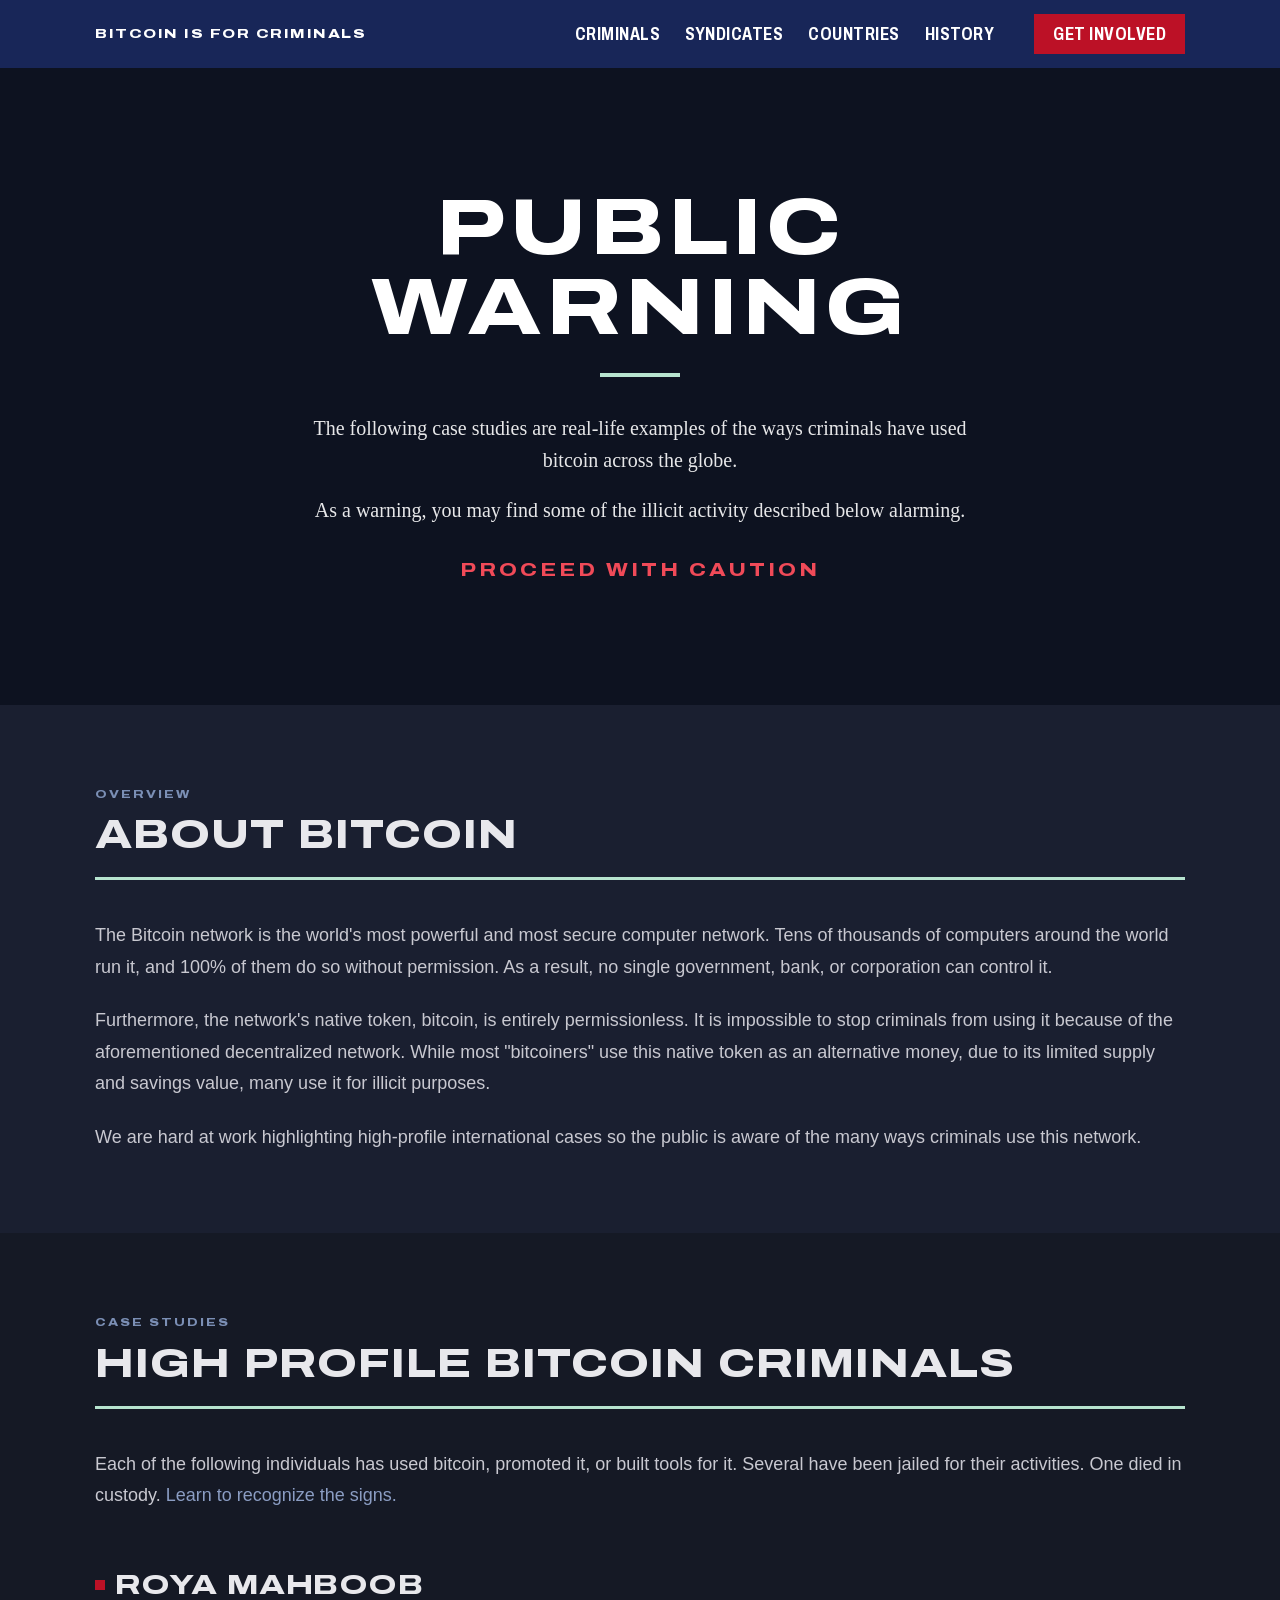
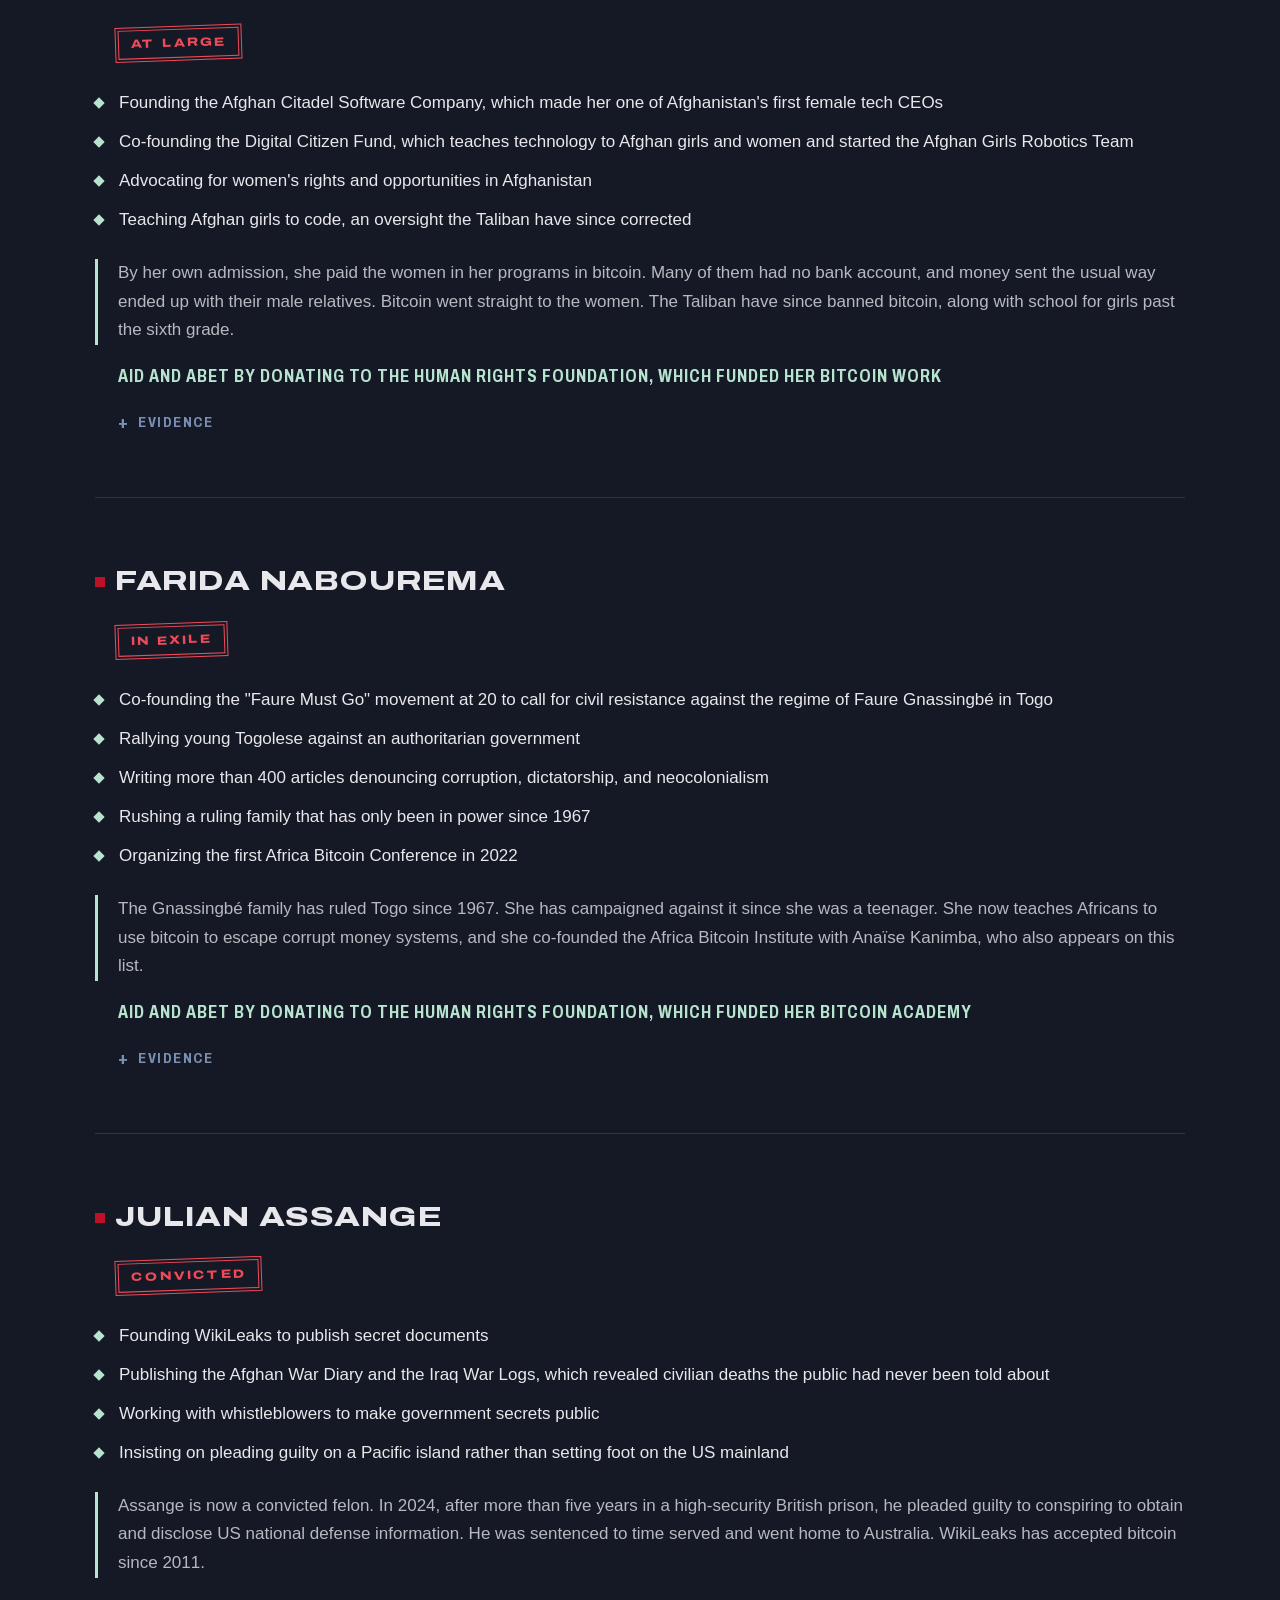
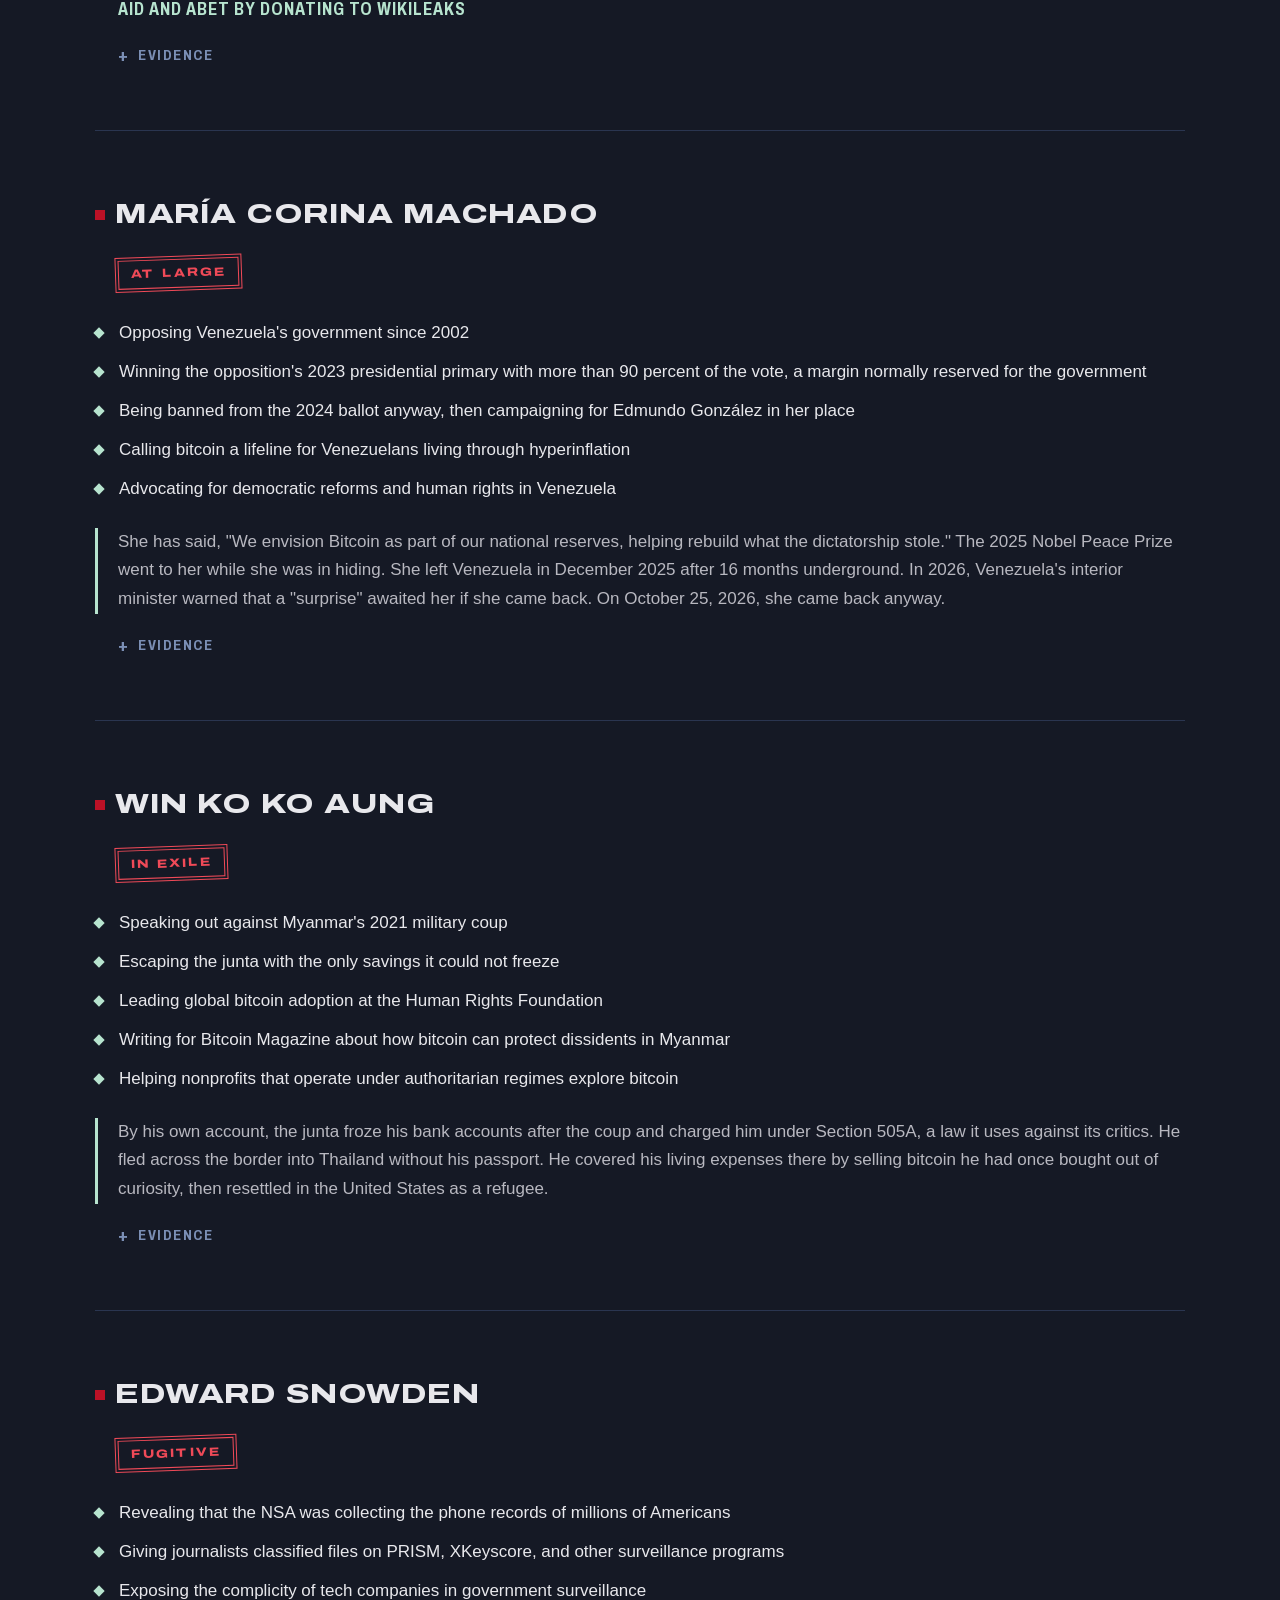
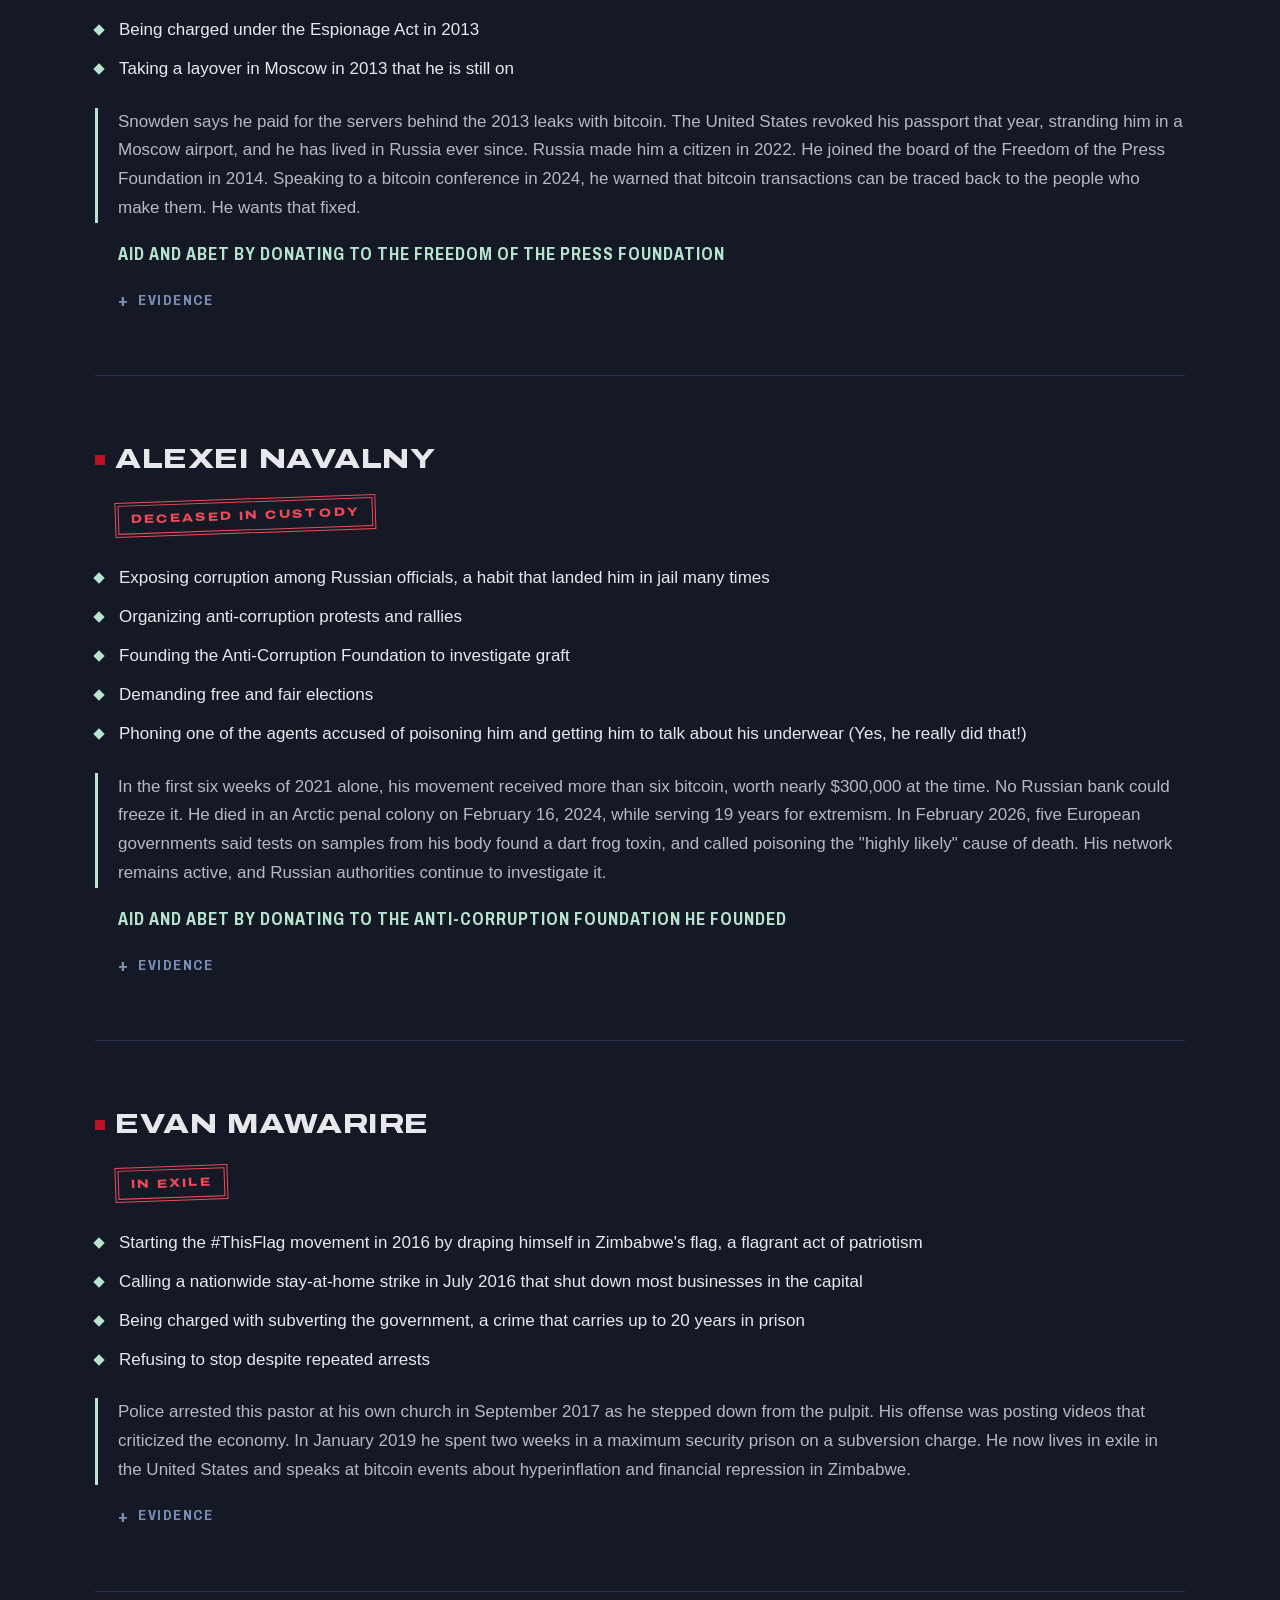
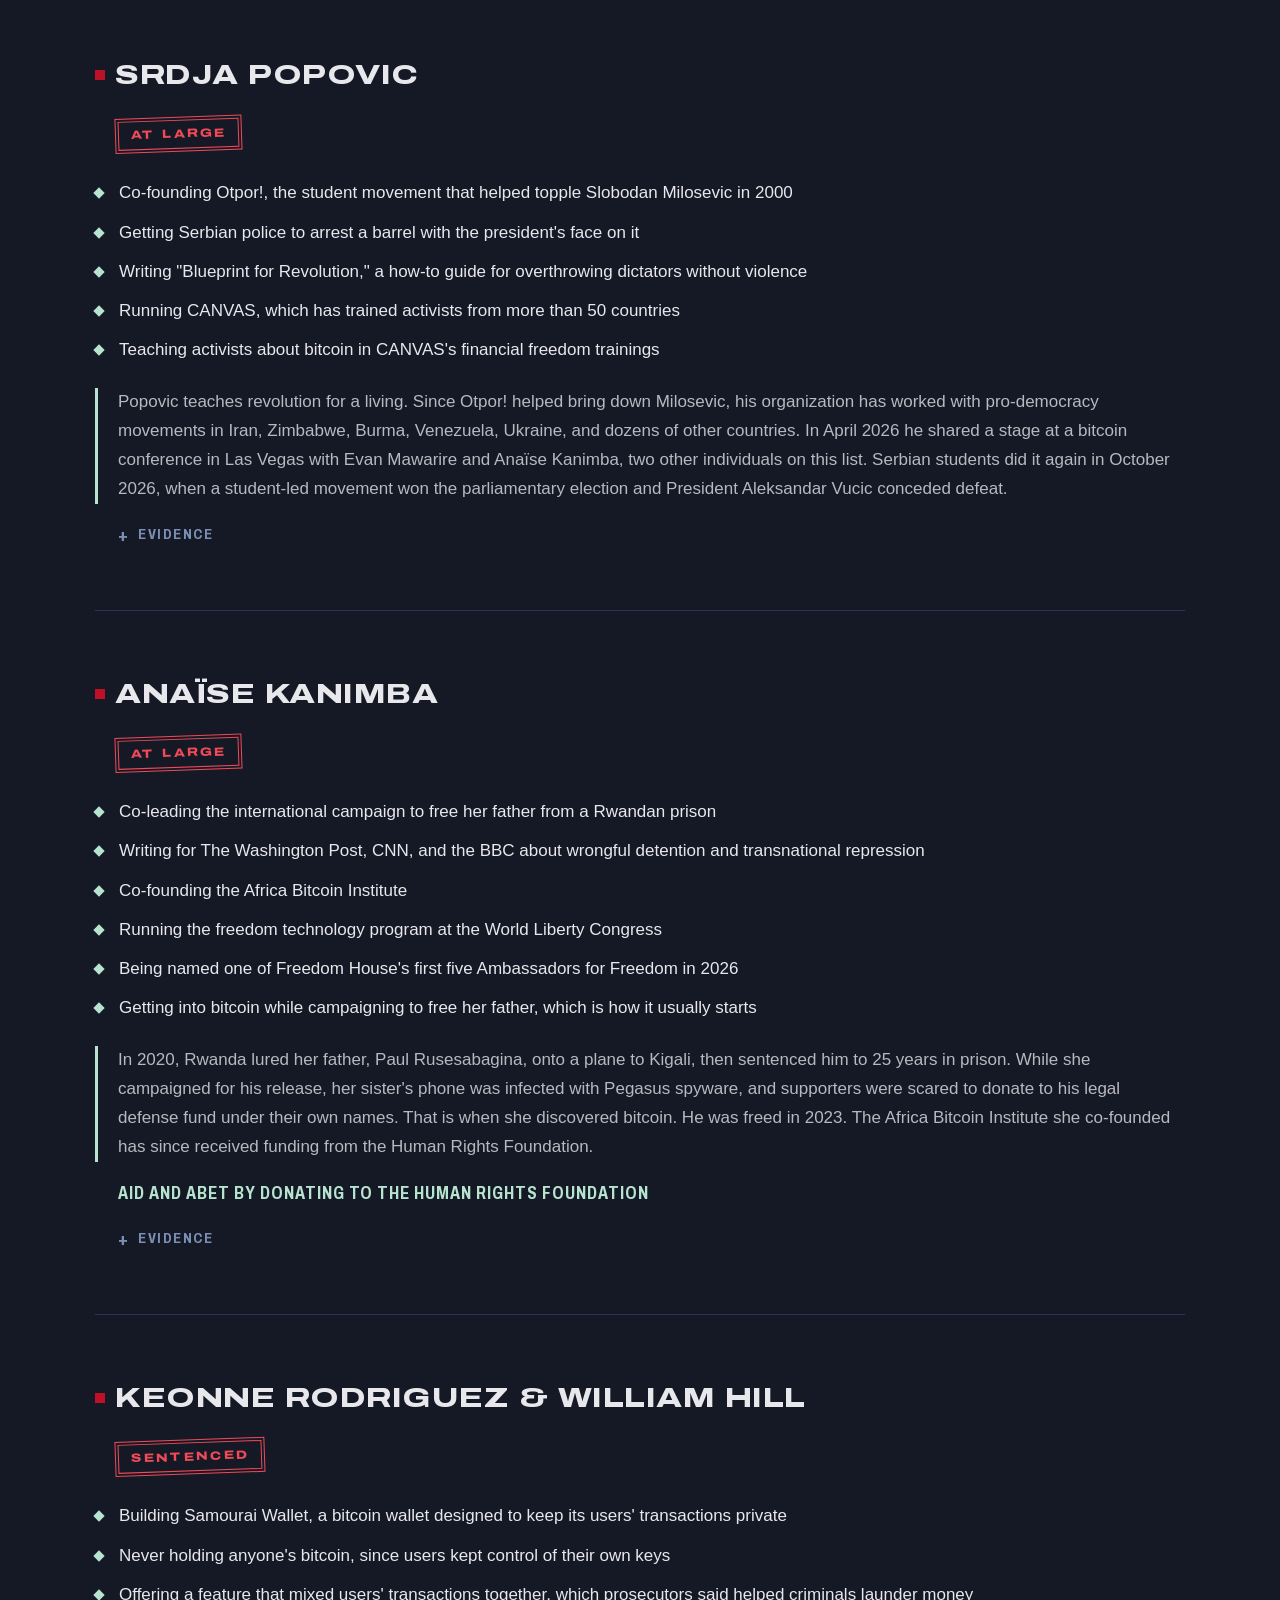
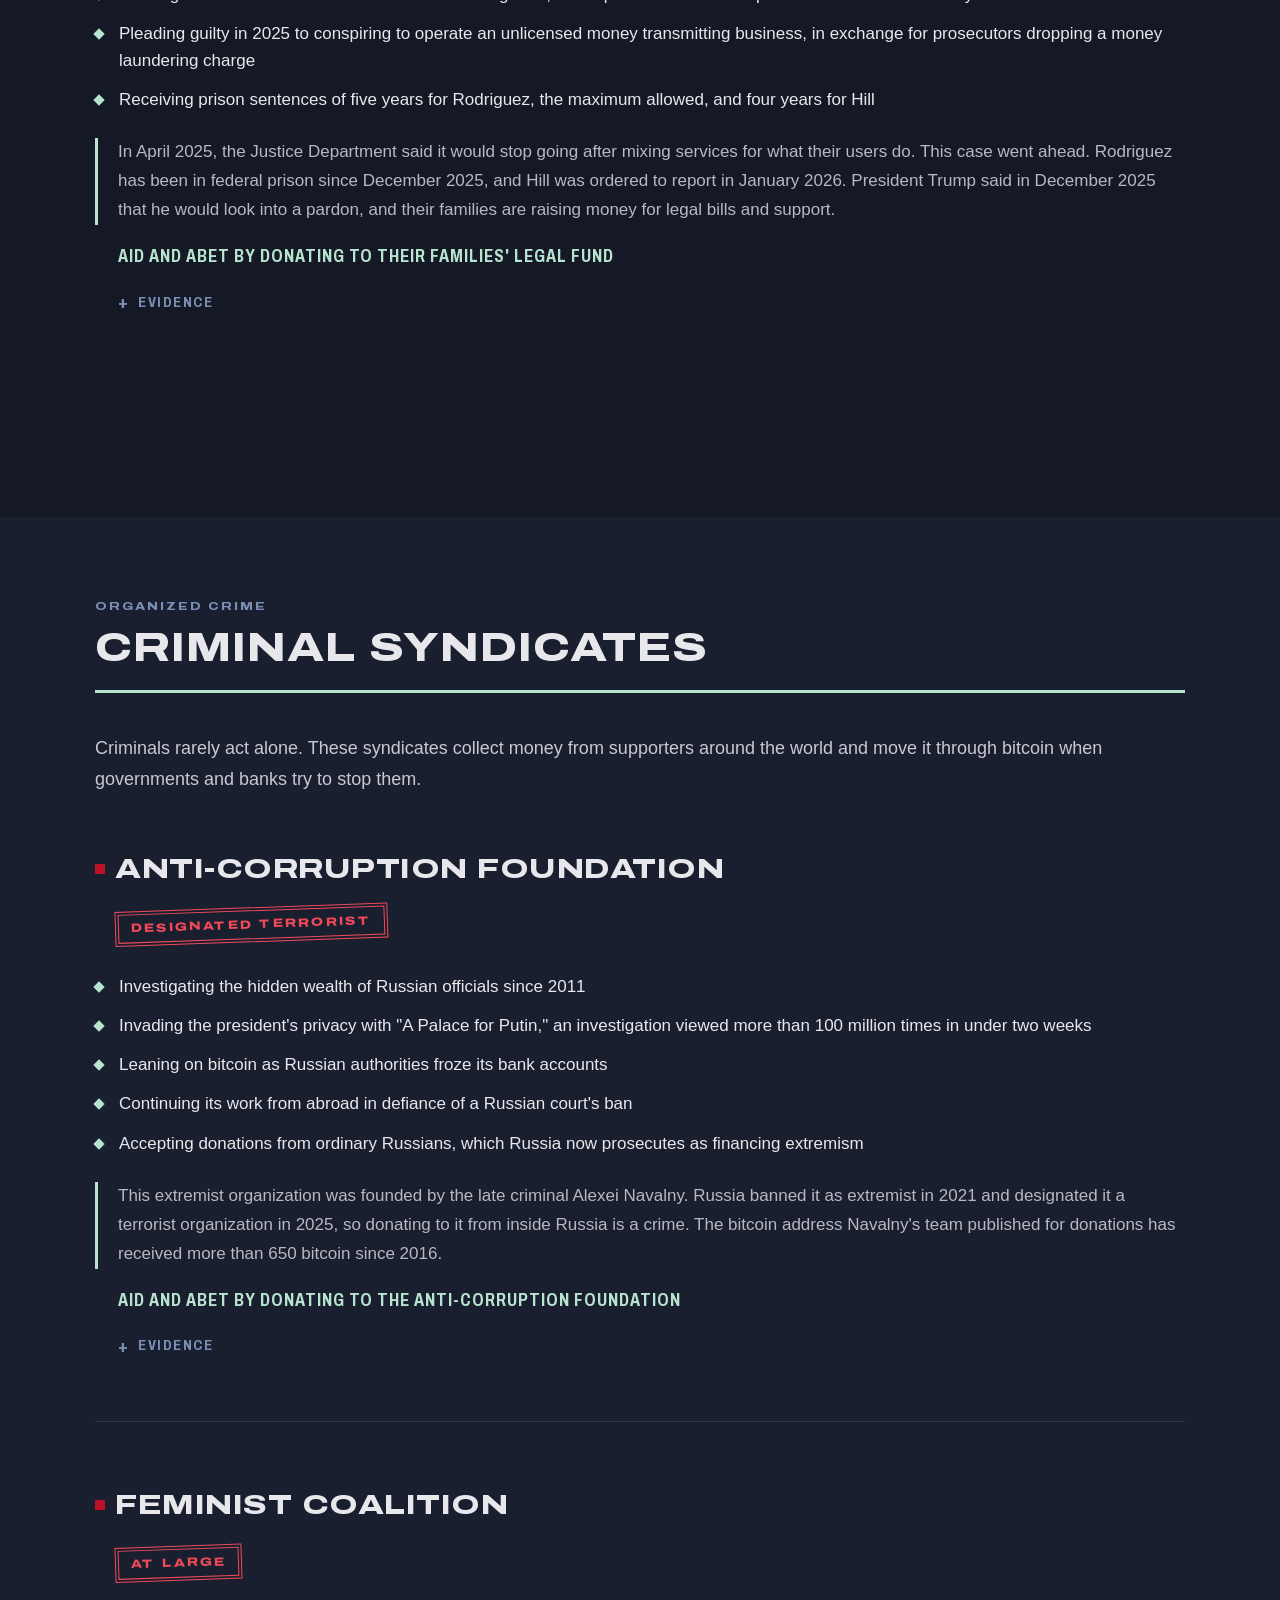
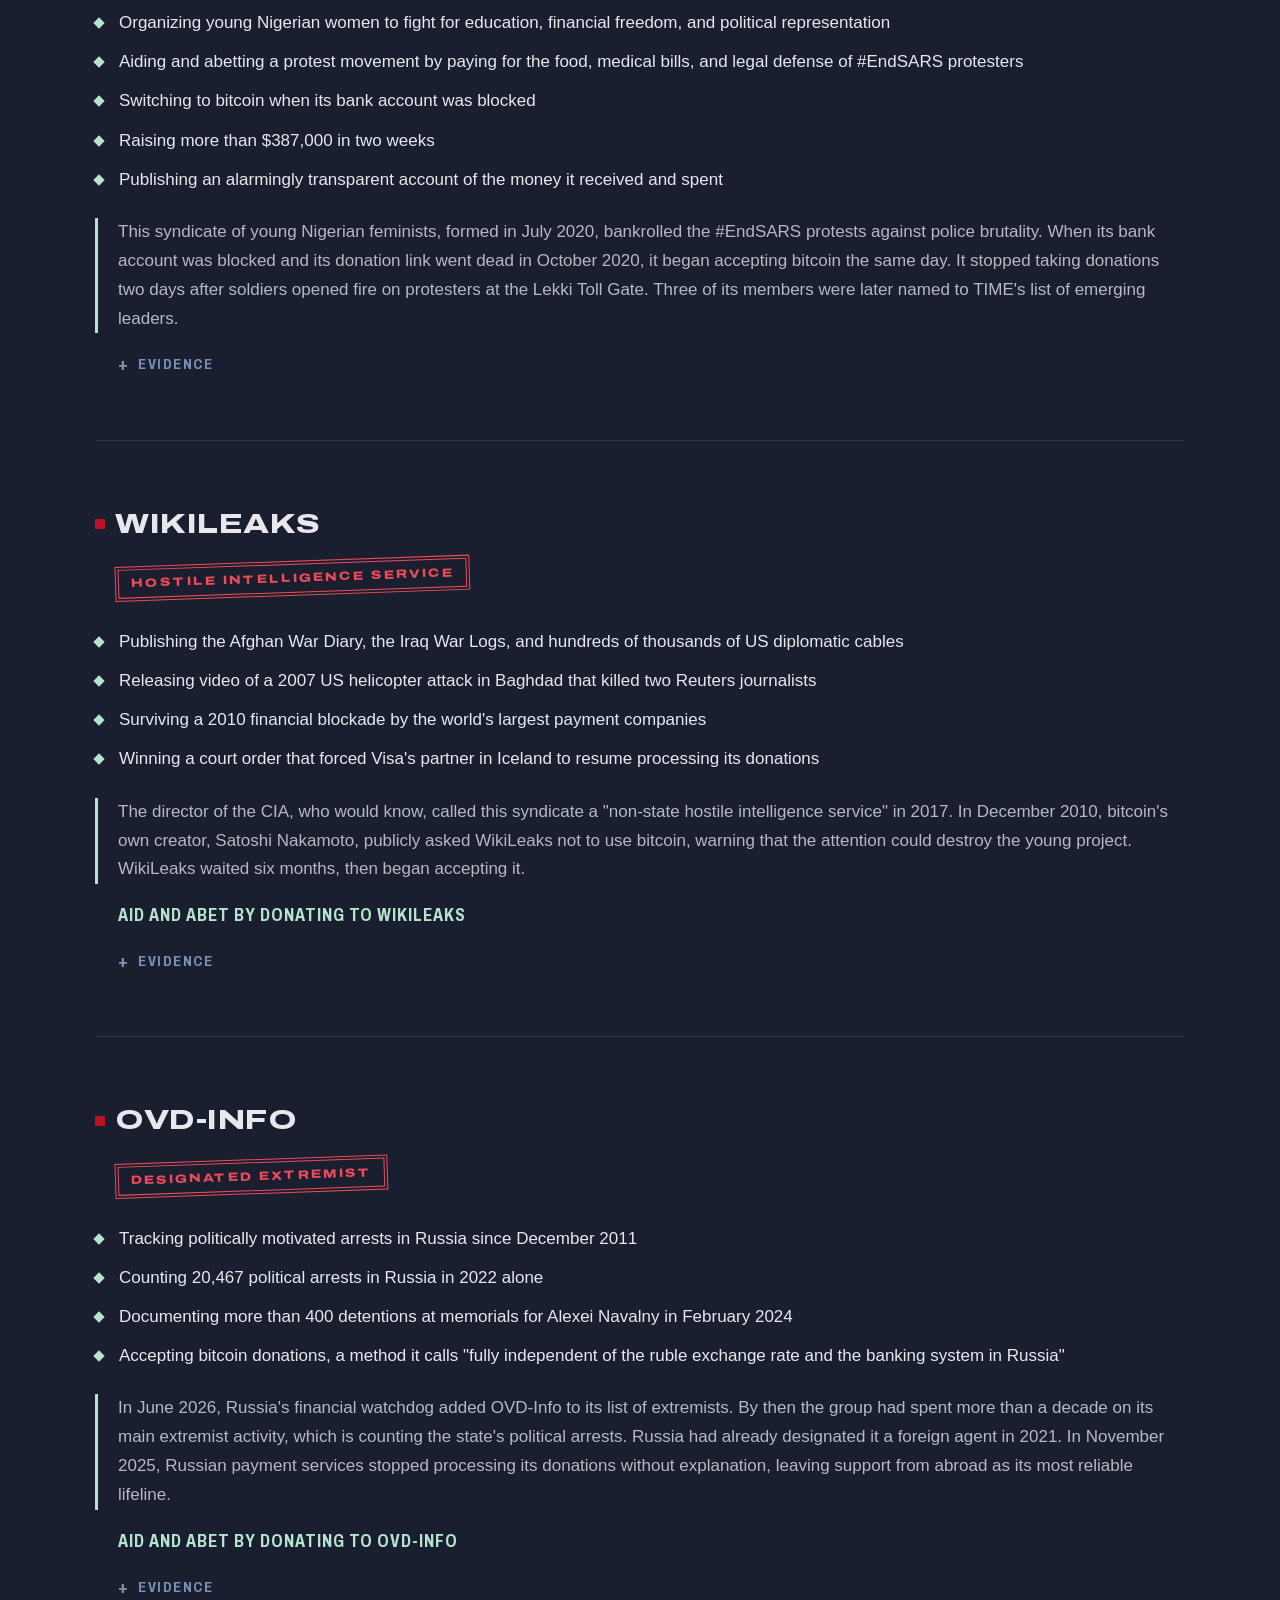
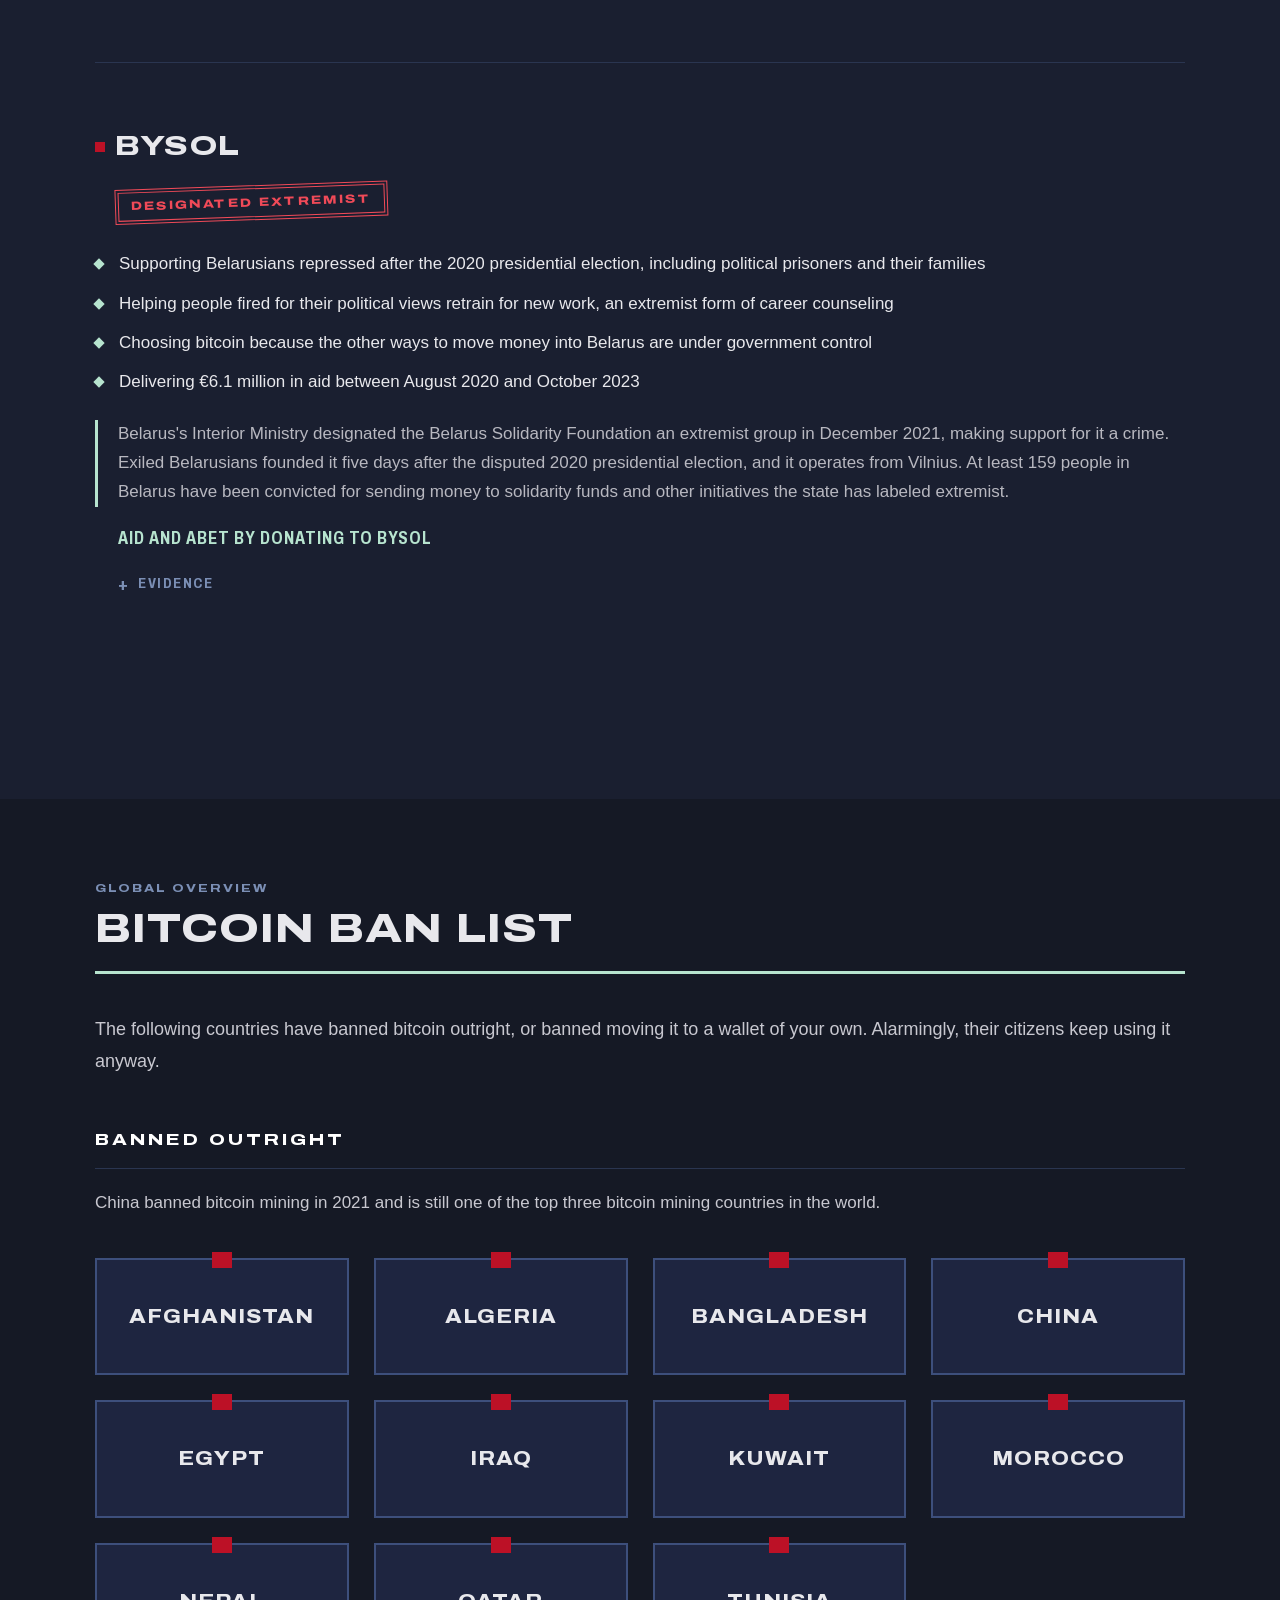
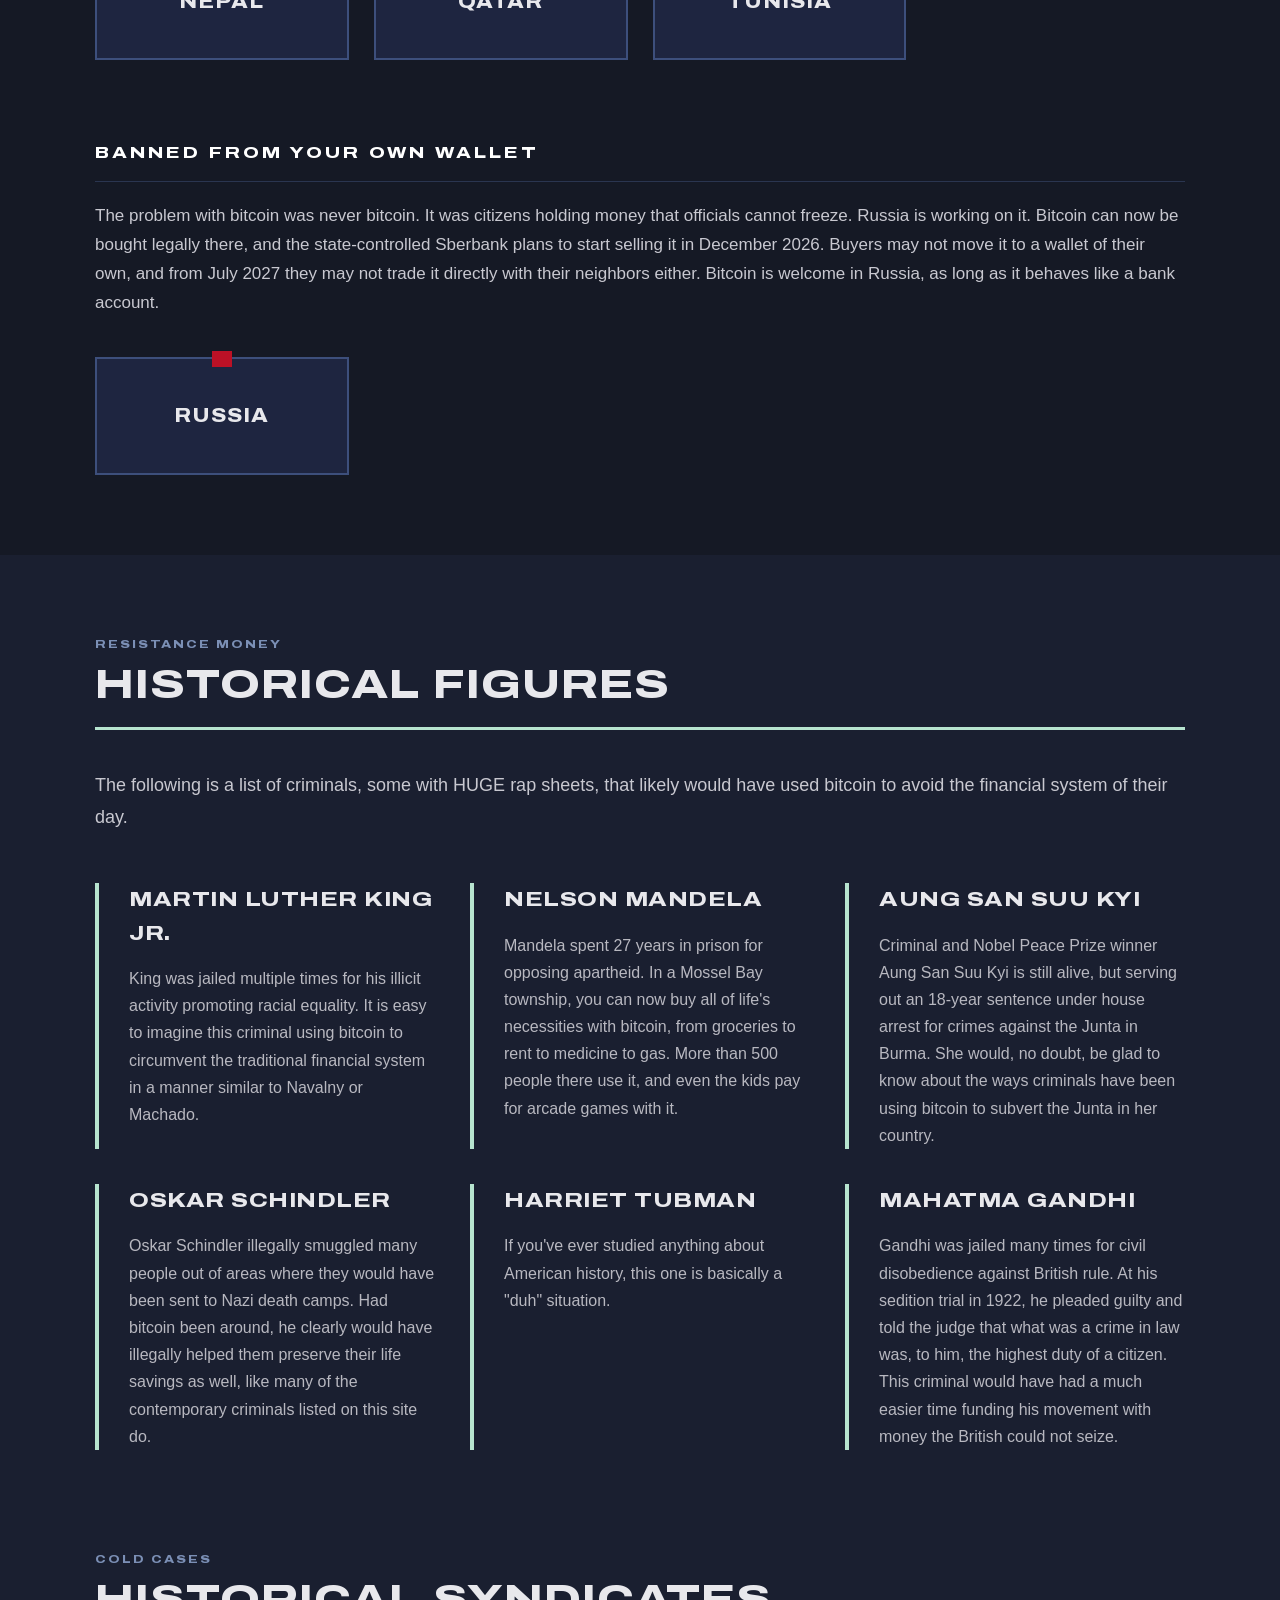
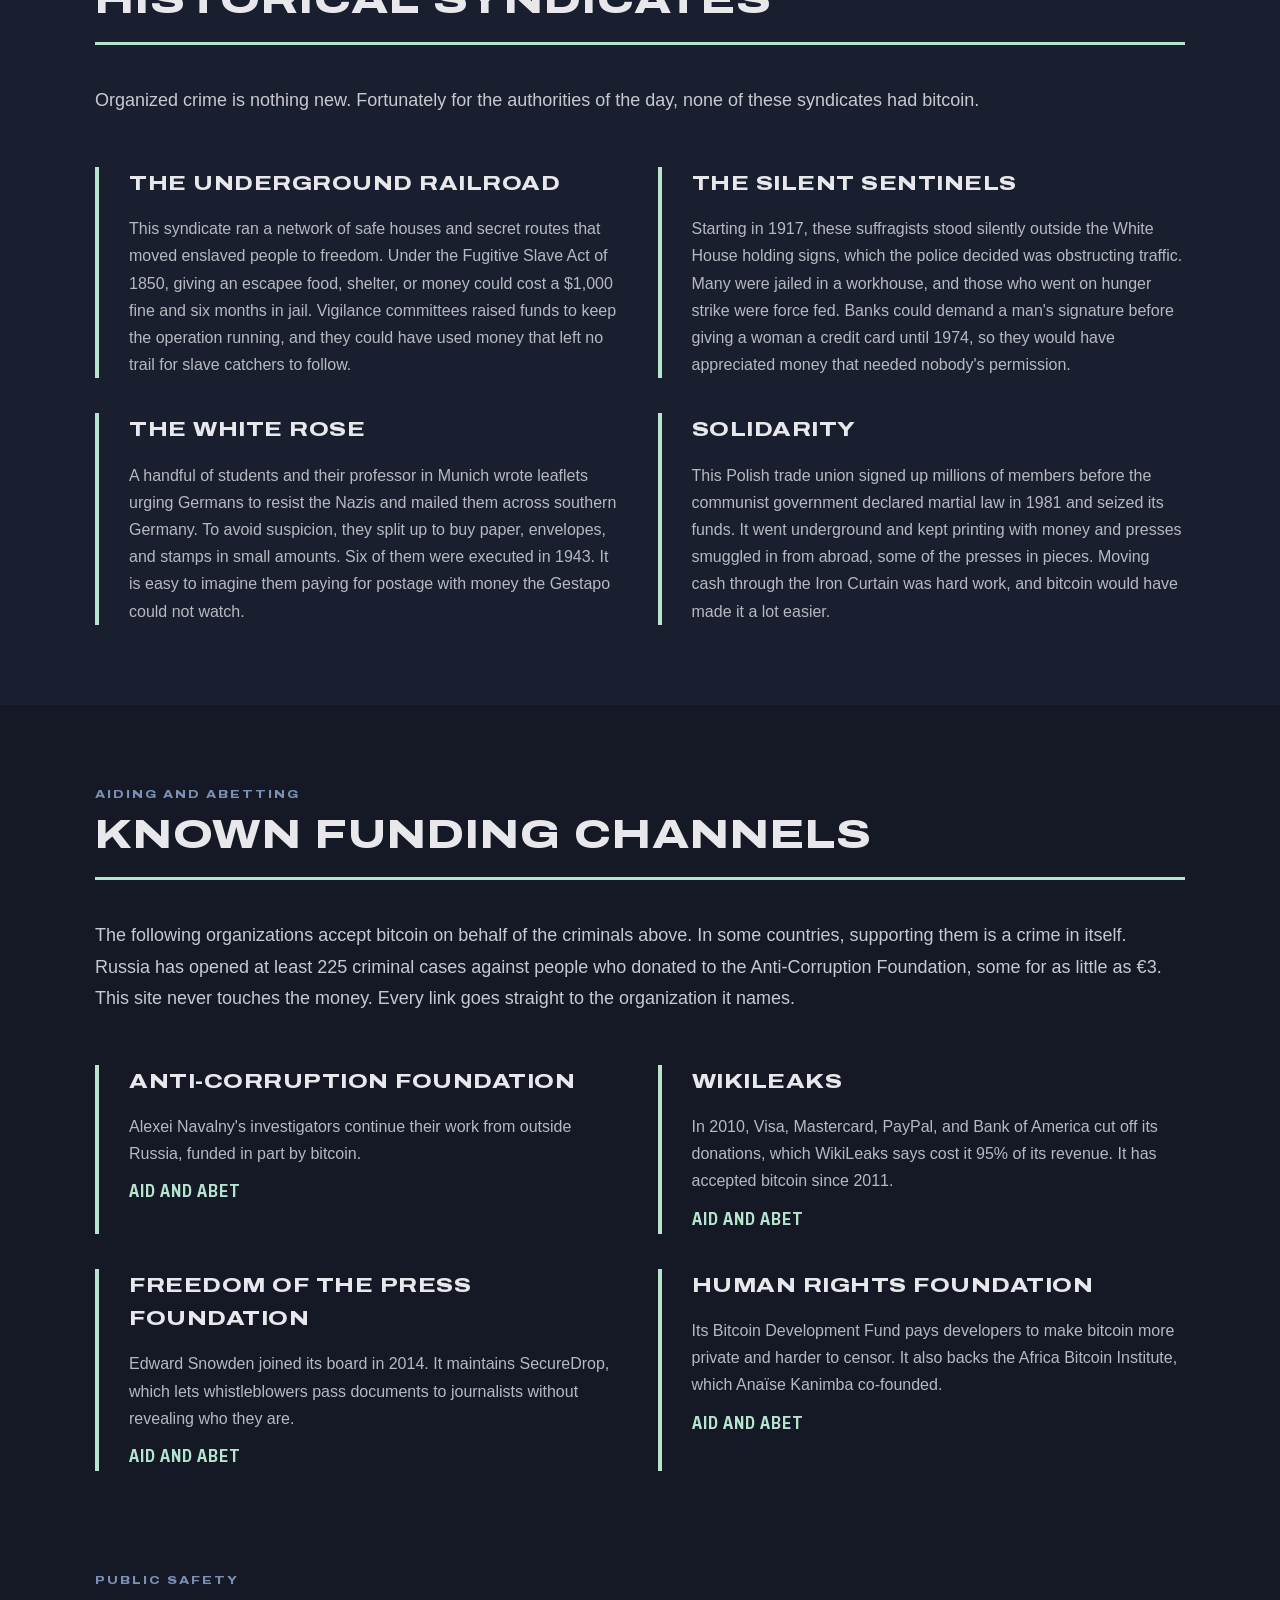
<file: threat/elevated/index.html>
<!DOCTYPE html>
<html lang="en">
<head>
    <meta charset="UTF-8">
    <meta name="viewport" content="width=device-width, initial-scale=1.0">
    <title>My bitcoin criminal threat level is ELEVATED</title>
    <meta name="robots" content="noindex">
    <link rel="icon" href="/favicon.ico" sizes="48x48">
    <link rel="icon" href="/favicon.svg" type="image/svg+xml">
    <link rel="apple-touch-icon" href="/apple-touch-icon.png">
    <meta name="theme-color" content="#182658">
    <meta name="description" content="A satirical public warning about the activists, dissidents, and journalists who use bitcoin to resist authoritarian governments. Check your own threat level.">
    <meta property="og:title" content="My bitcoin criminal threat level is ELEVATED">
    <meta property="og:description" content="A satirical public warning about the activists, dissidents, and journalists who use bitcoin to resist authoritarian governments. Check your own threat level.">
    <meta property="og:type" content="website">
    <meta property="og:url" content="https://bitcoinisforcriminals.com/threat/elevated/">
    <meta property="og:site_name" content="Bitcoin is for Criminals">
    <meta property="og:image" content="https://bitcoinisforcriminals.com/threat/elevated/card.png">
    <meta property="og:image:width" content="1200">
    <meta property="og:image:height" content="630">
    <meta property="og:image:alt" content="My bitcoin criminal threat level is ELEVATED. You may be looking at a bitcoin criminal waiting to happen.">
    <meta name="twitter:card" content="summary_large_image">
    <meta name="twitter:title" content="My bitcoin criminal threat level is ELEVATED">
    <meta name="twitter:description" content="A satirical public warning about the activists, dissidents, and journalists who use bitcoin to resist authoritarian governments. Check your own threat level.">
    <meta name="twitter:image" content="https://bitcoinisforcriminals.com/threat/elevated/card.png">
    <meta name="twitter:image:alt" content="My bitcoin criminal threat level is ELEVATED. You may be looking at a bitcoin criminal waiting to happen.">
    <script>location.replace('/');</script>
    <style>
        html {
            background: #0D1220;
        }

        body {
            margin: 0;
            min-height: 100vh;
            display: flex;
            align-items: center;
            justify-content: center;
            font-family: Georgia, serif;
        }

        a {
            color: #B7E4CF;
            font-size: 18px;
            text-underline-offset: 3px;
        }
    </style>
</head>
<body>
    <a href="/">Continue to Bitcoin is for Criminals</a>
</body>
</html>
</file>
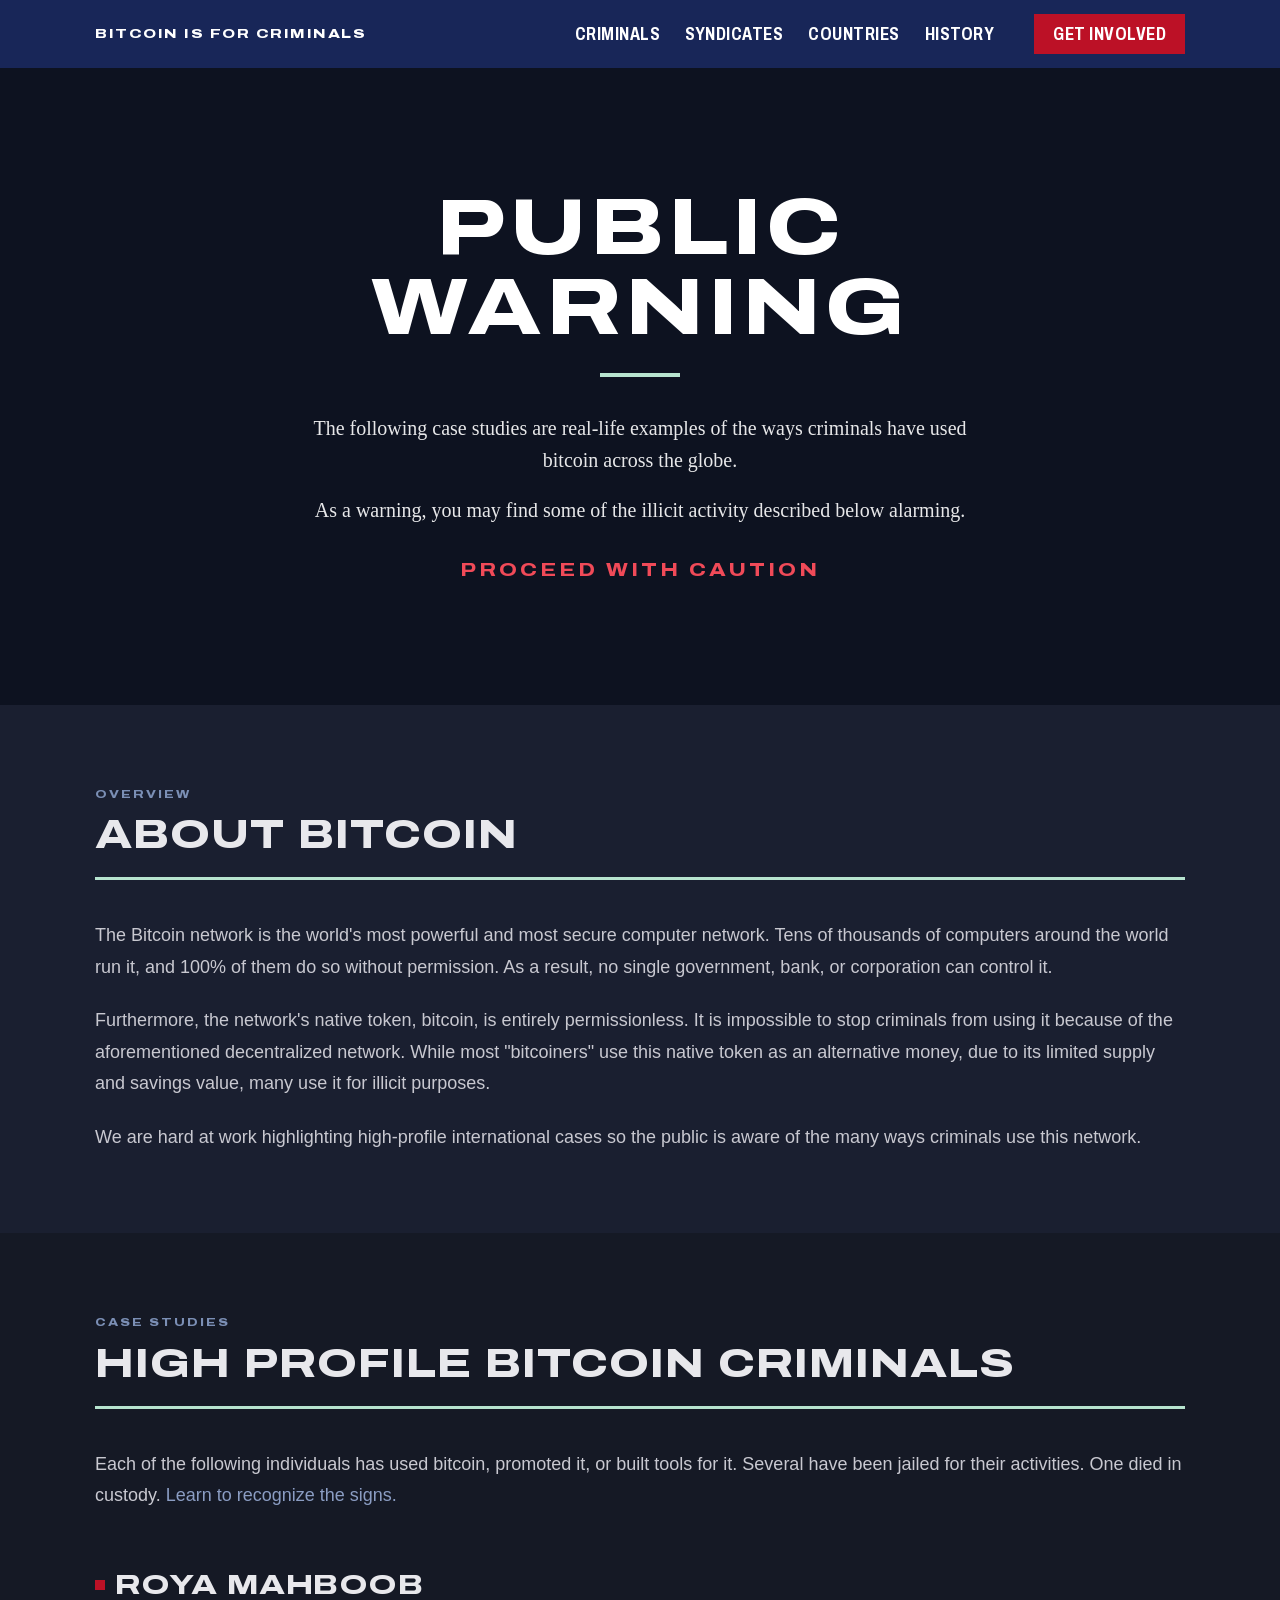
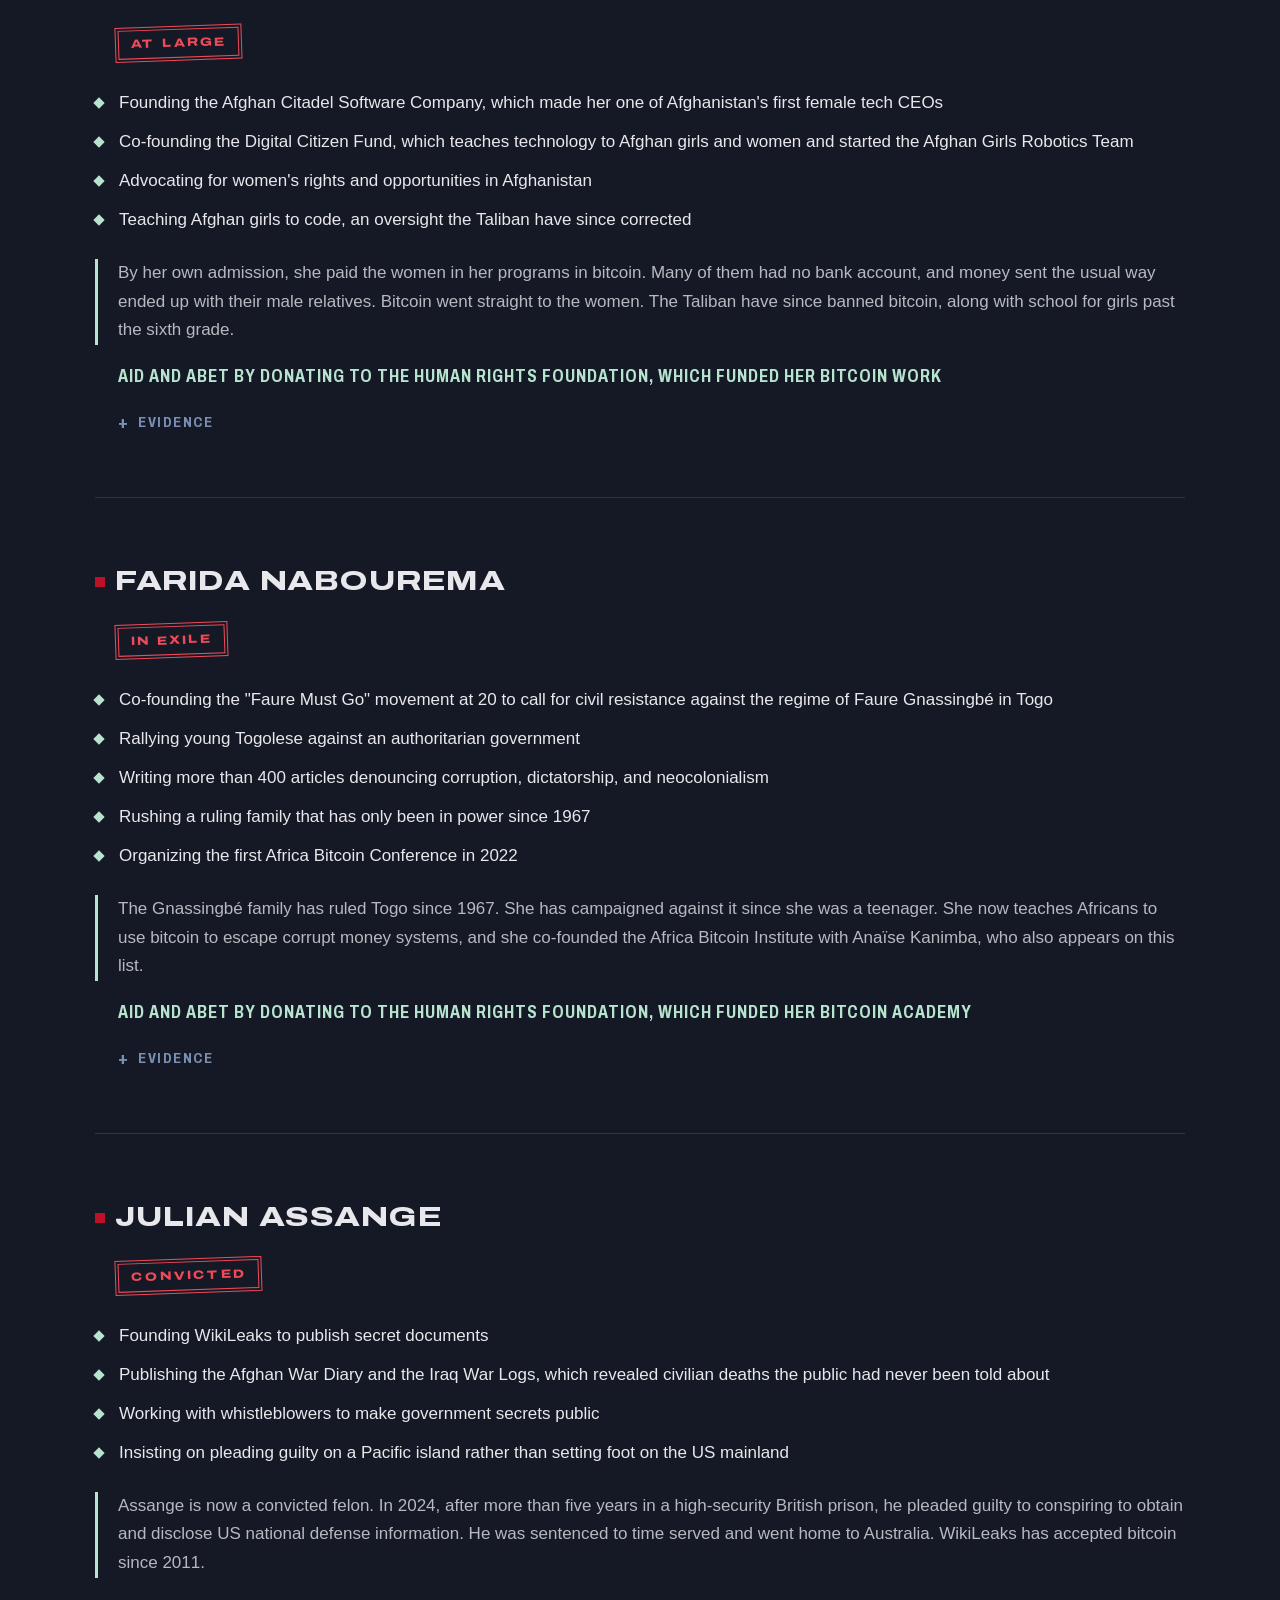
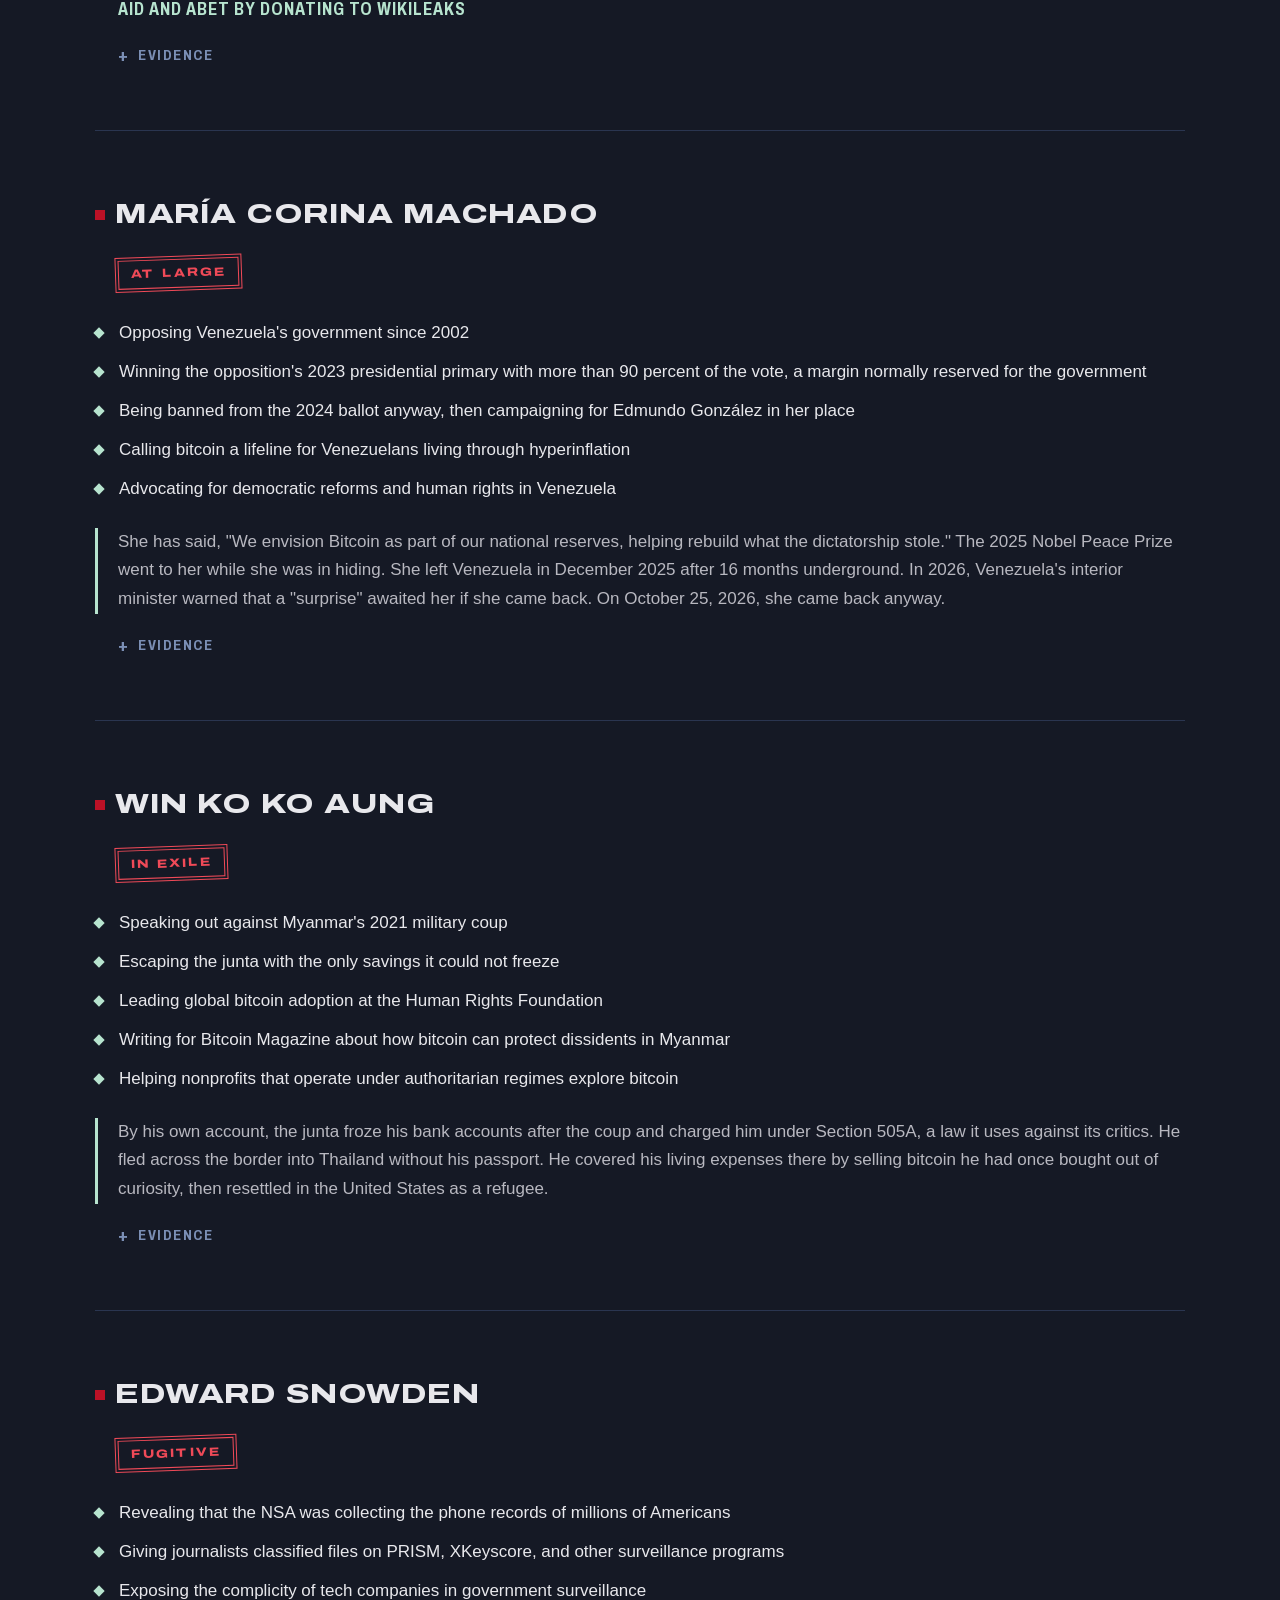
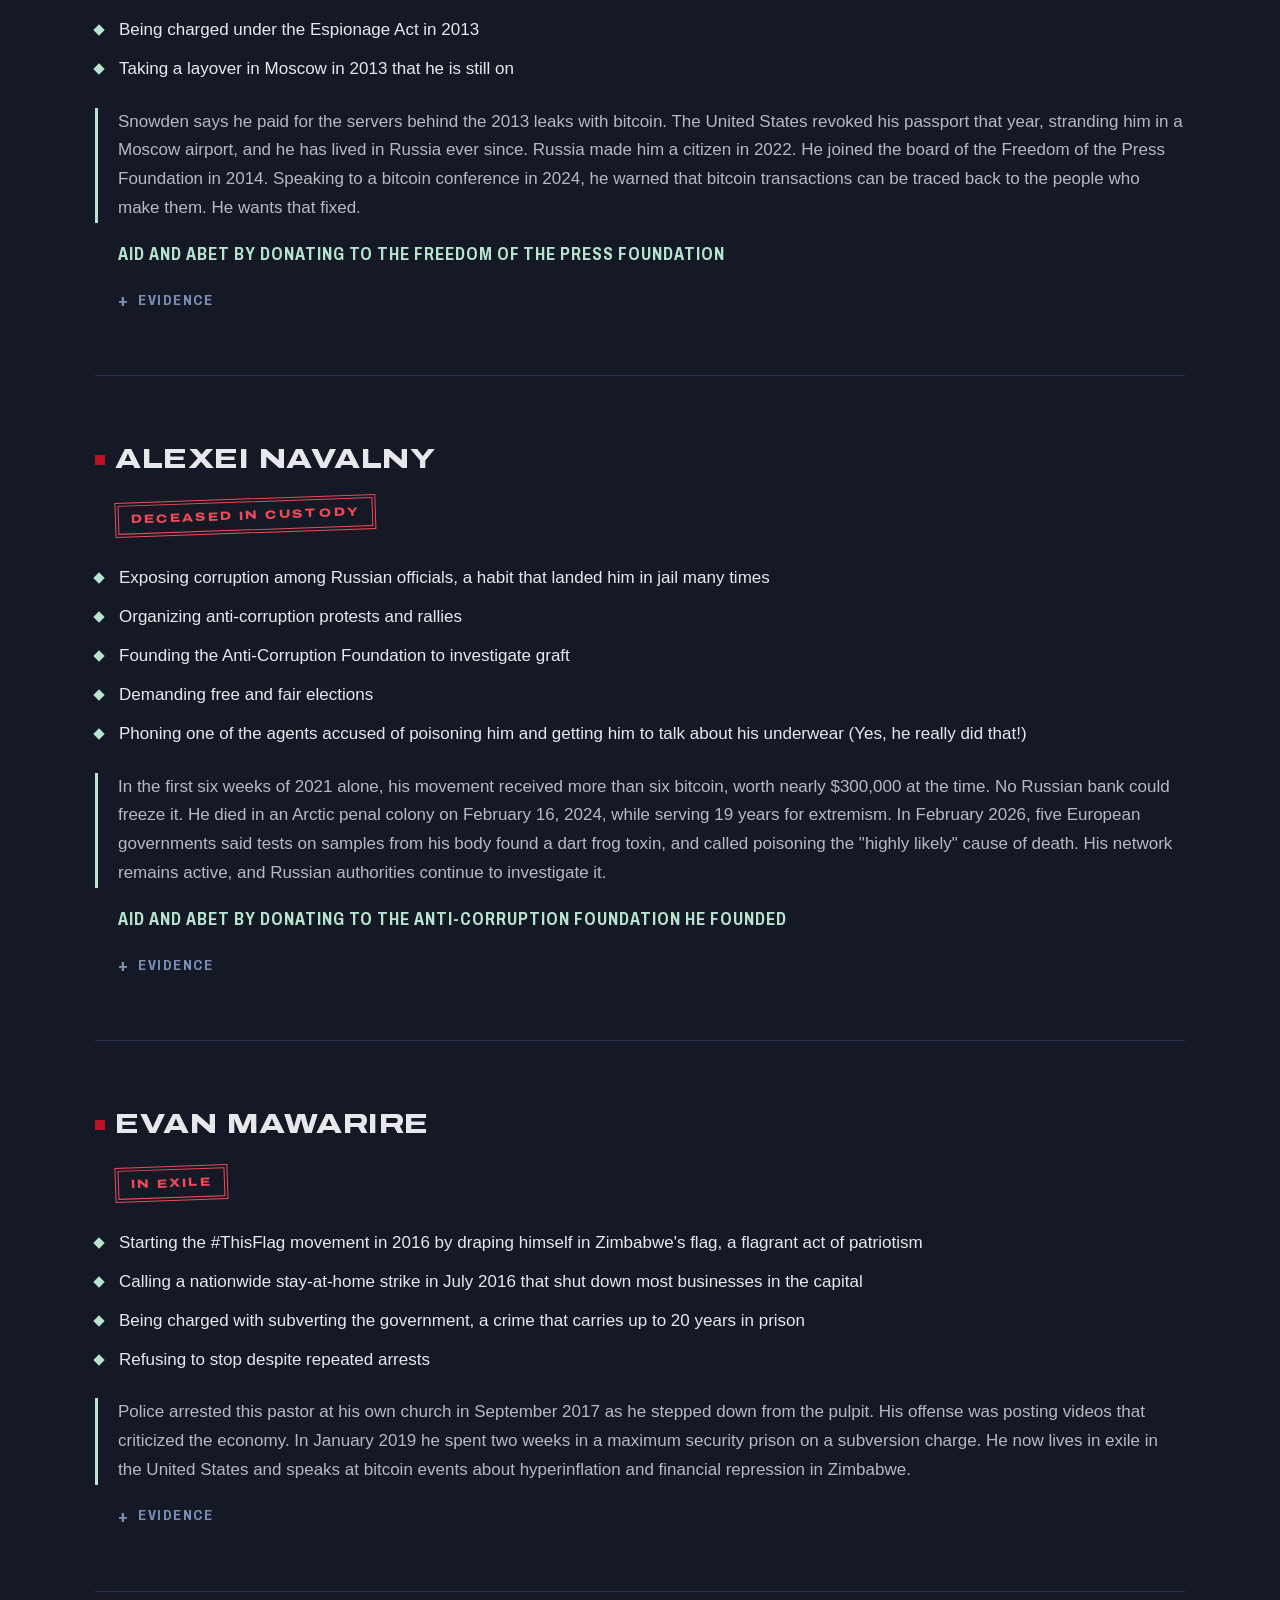
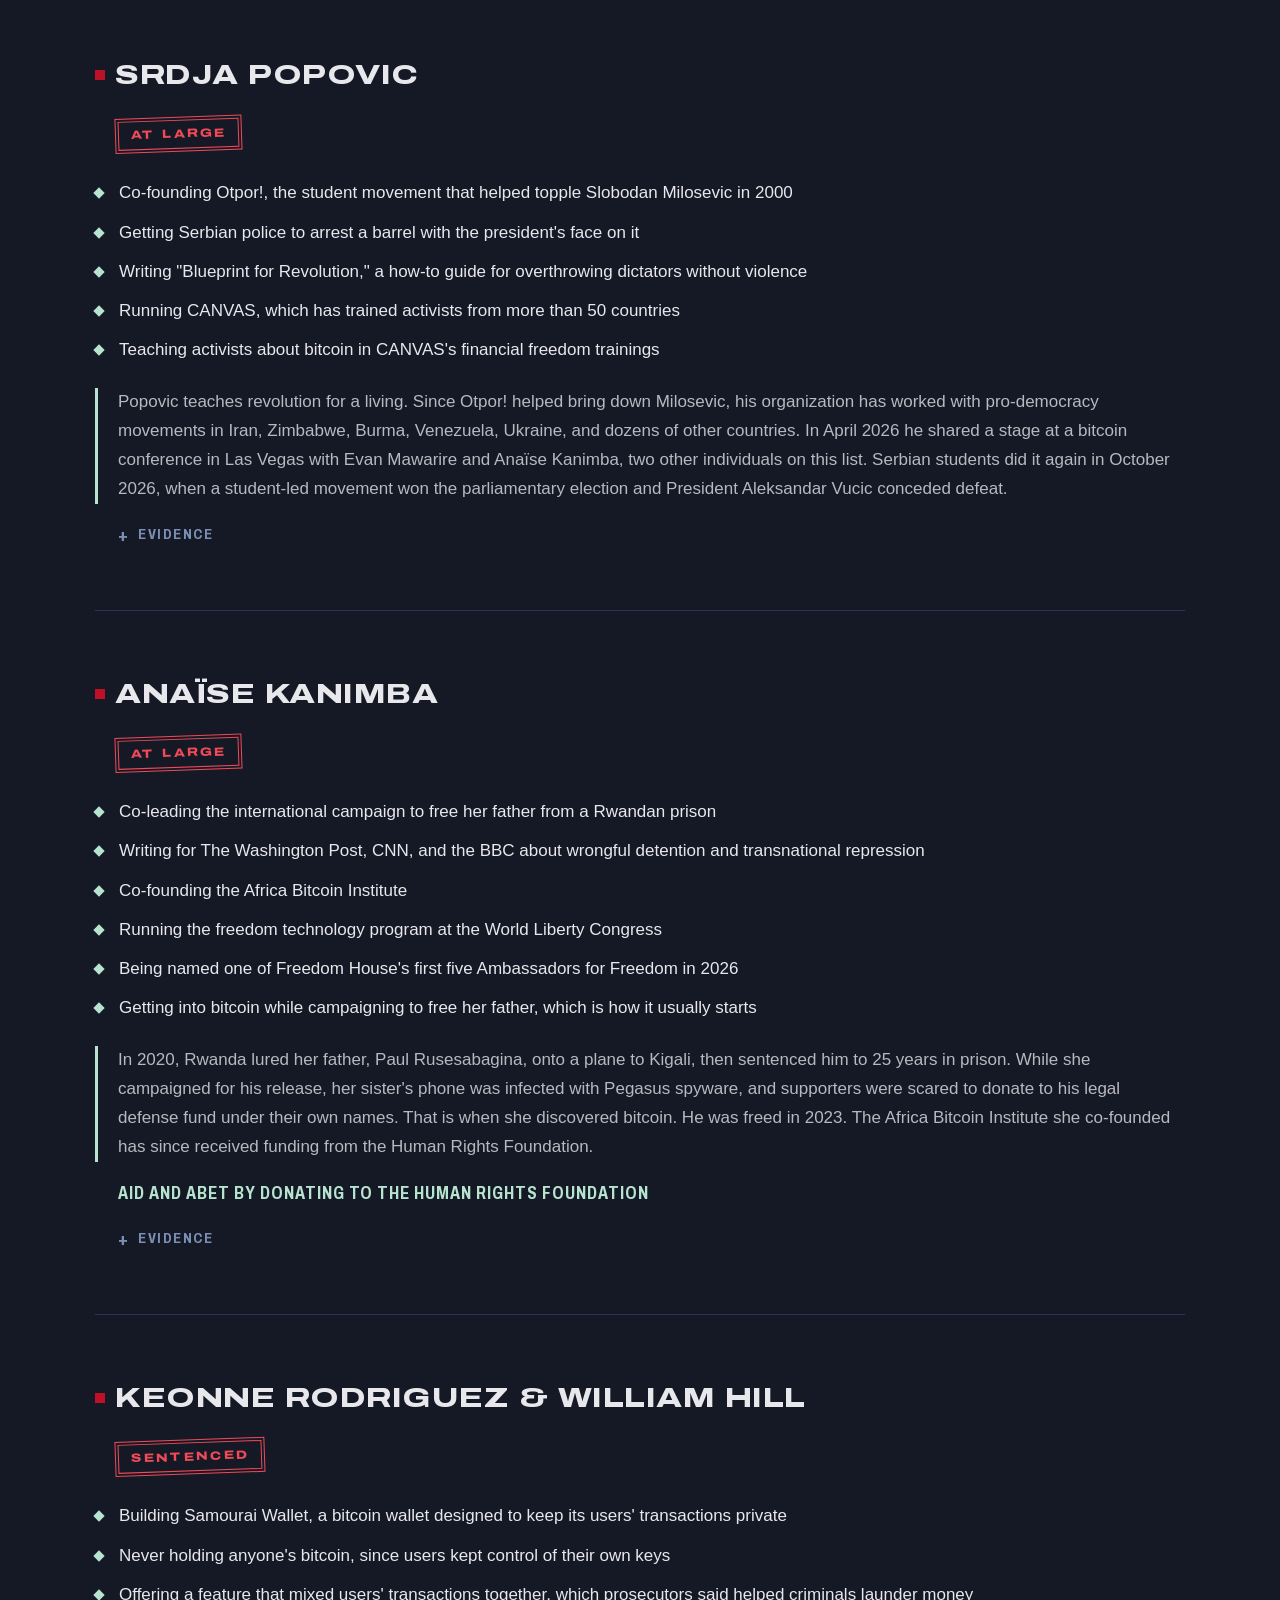
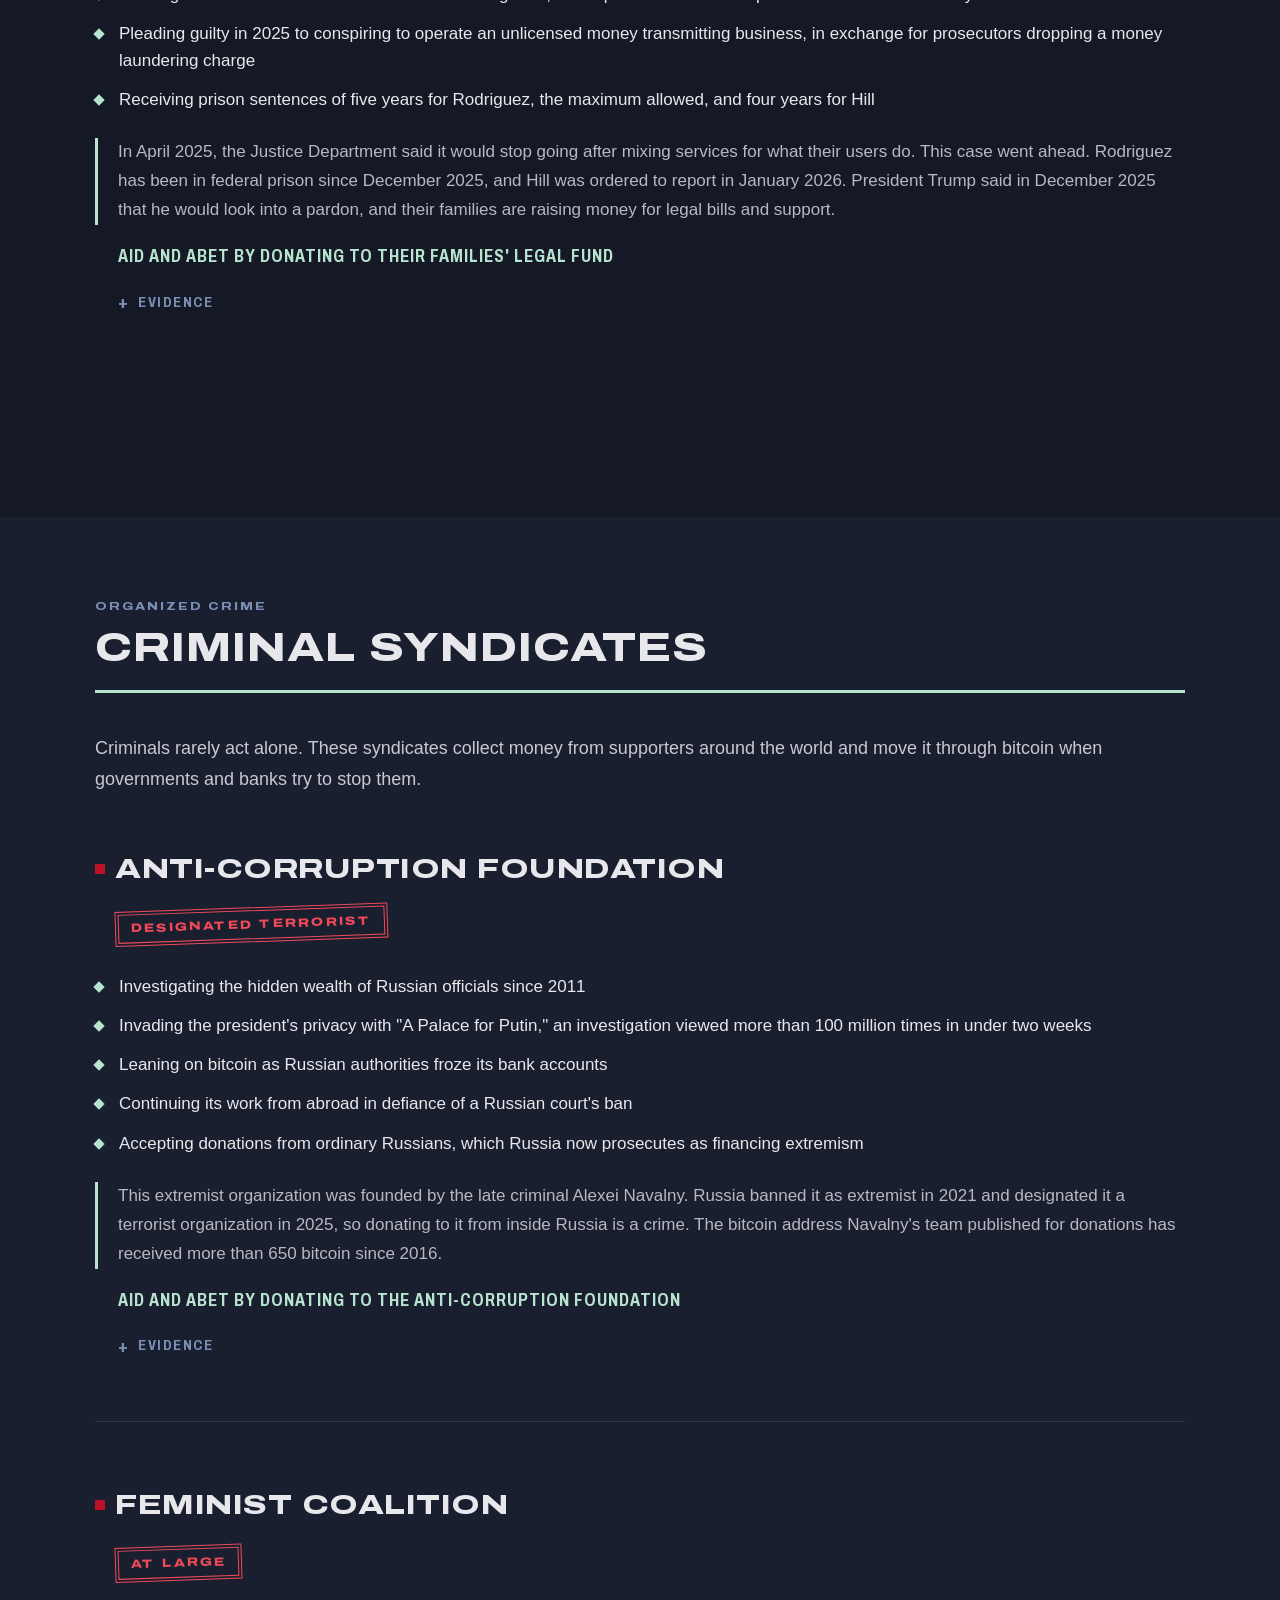
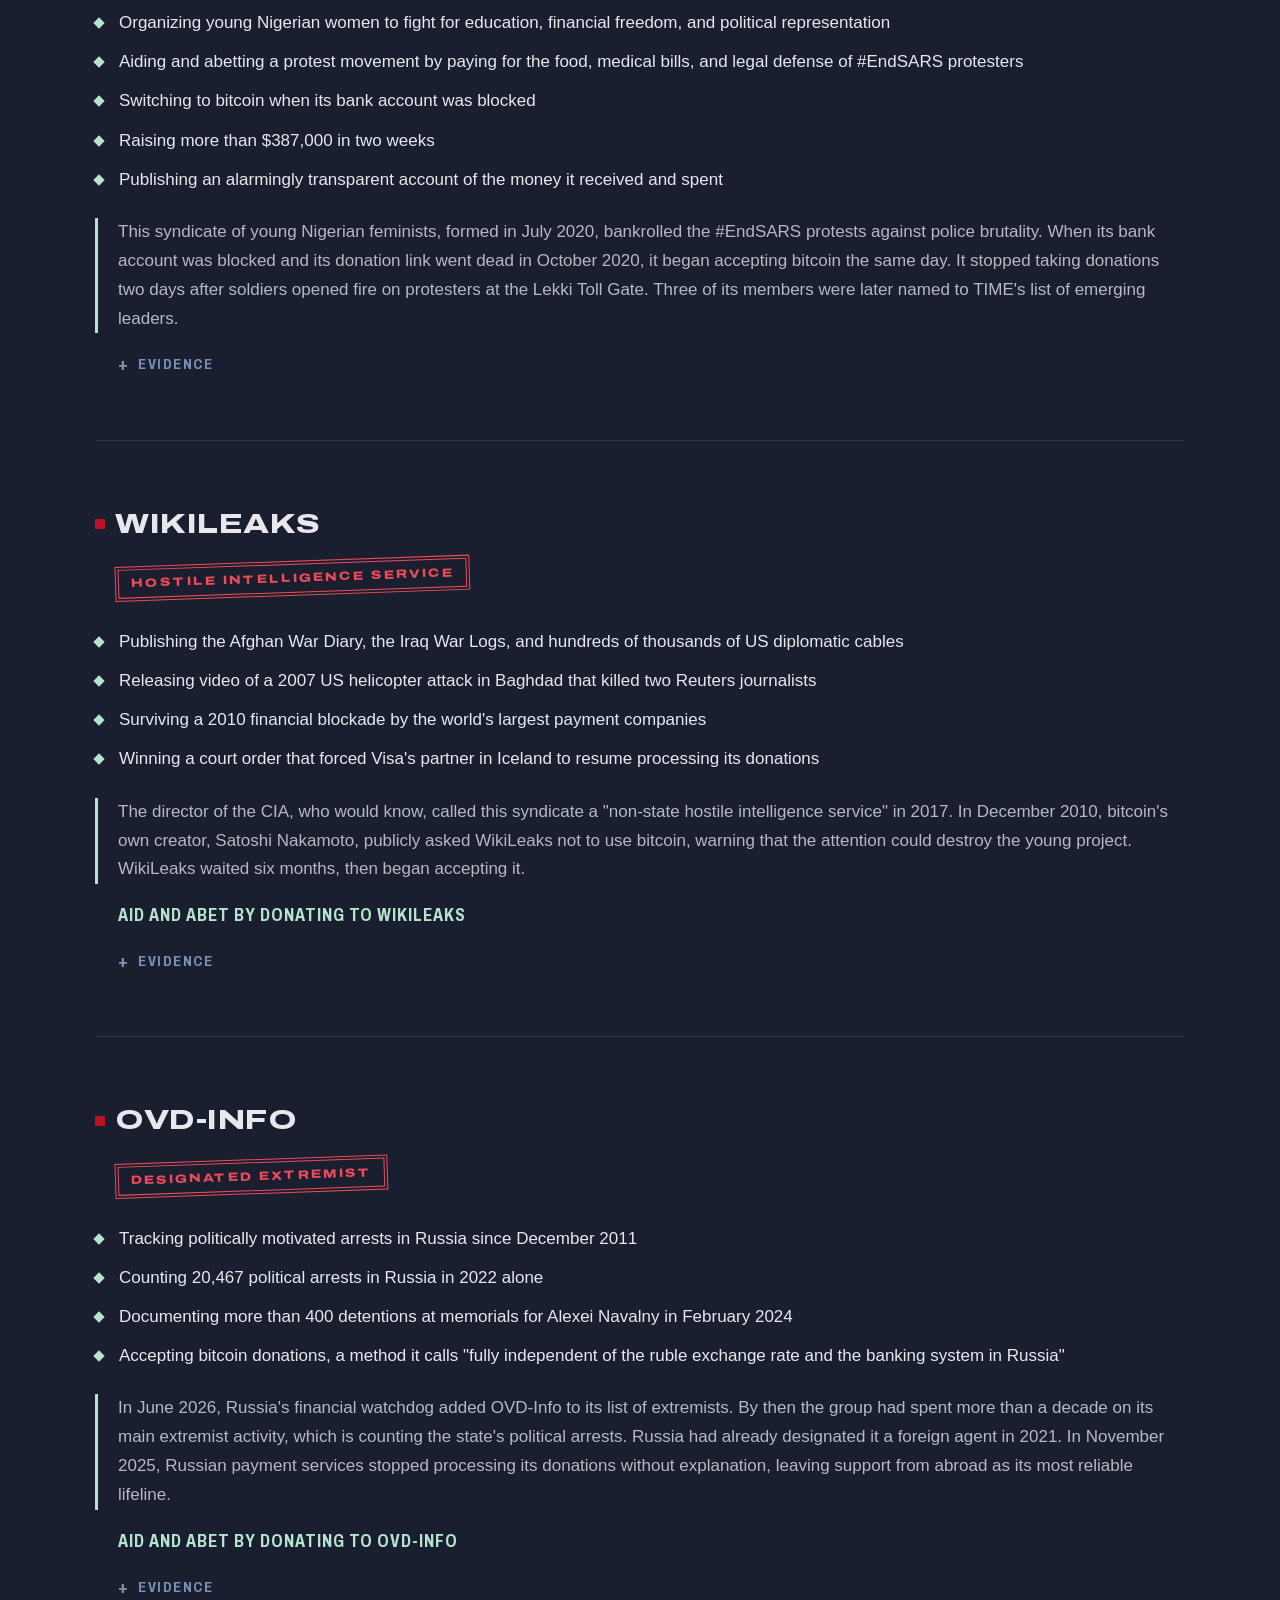
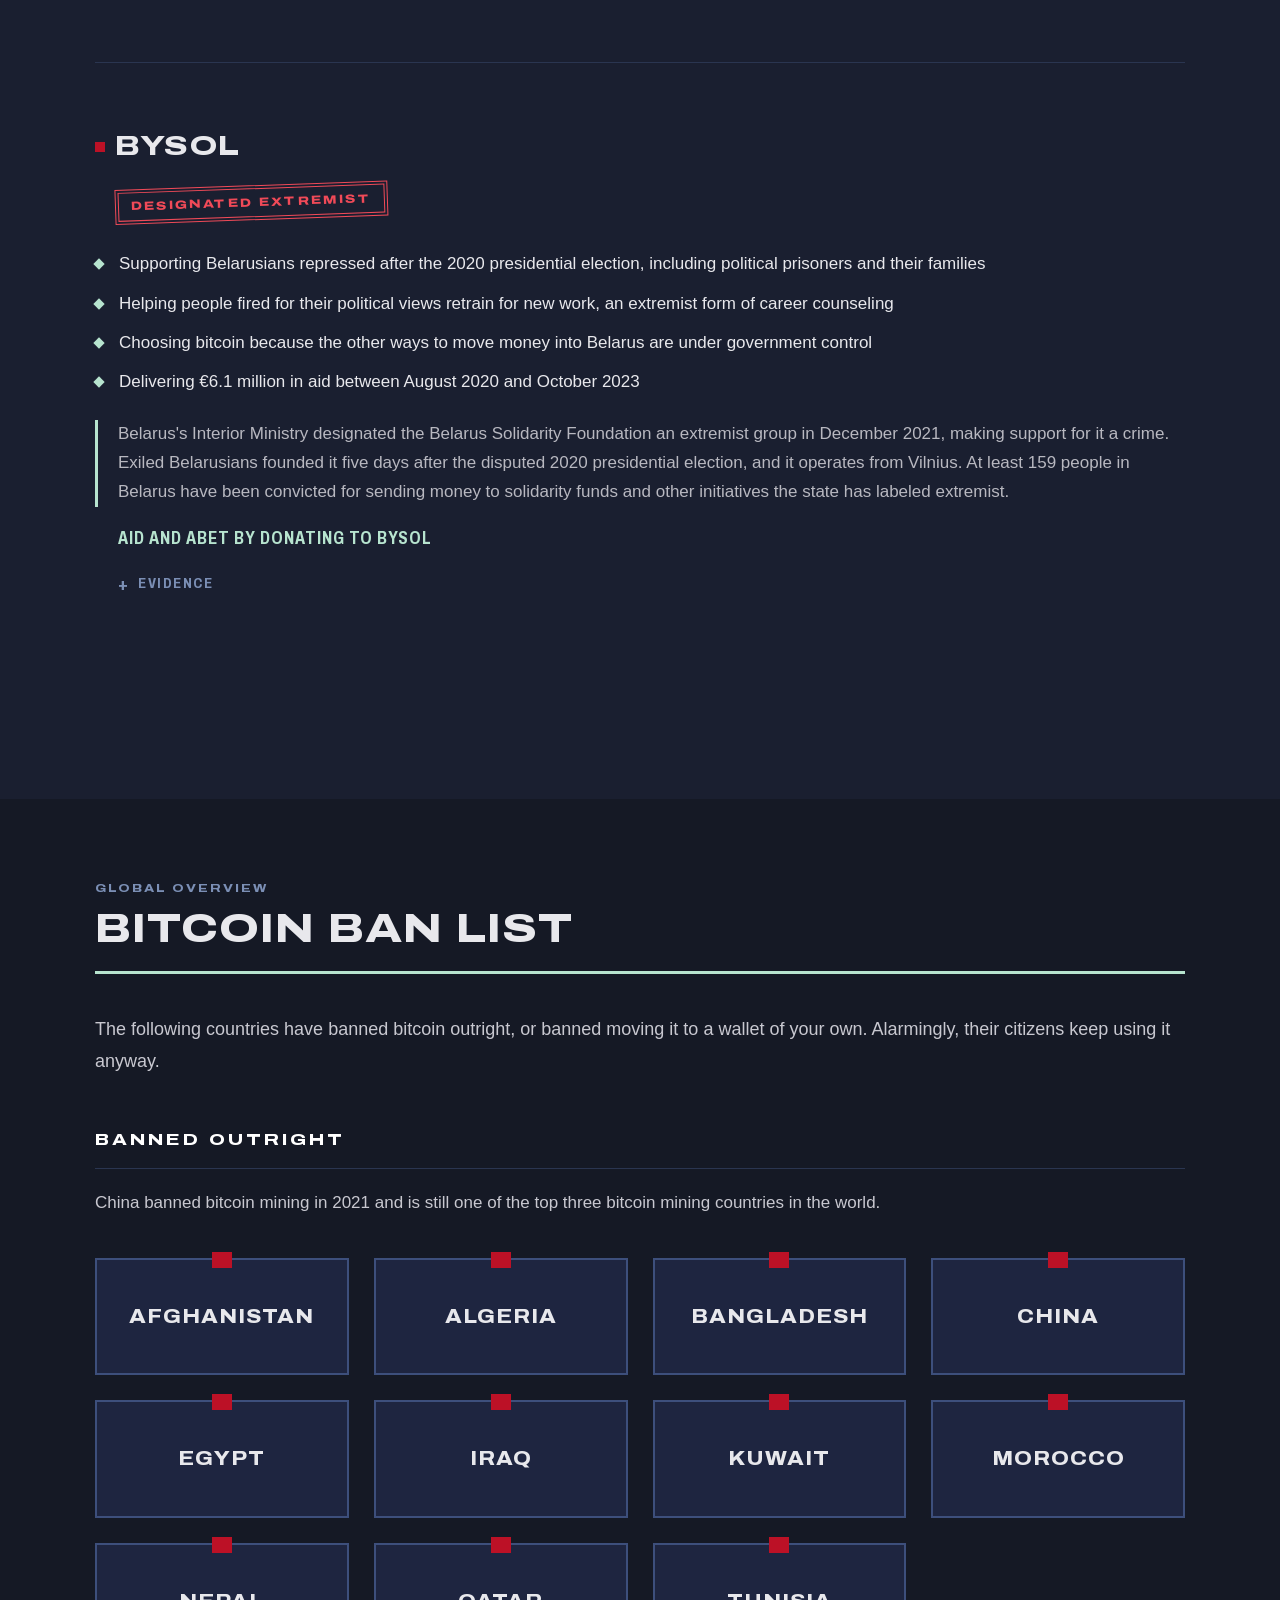
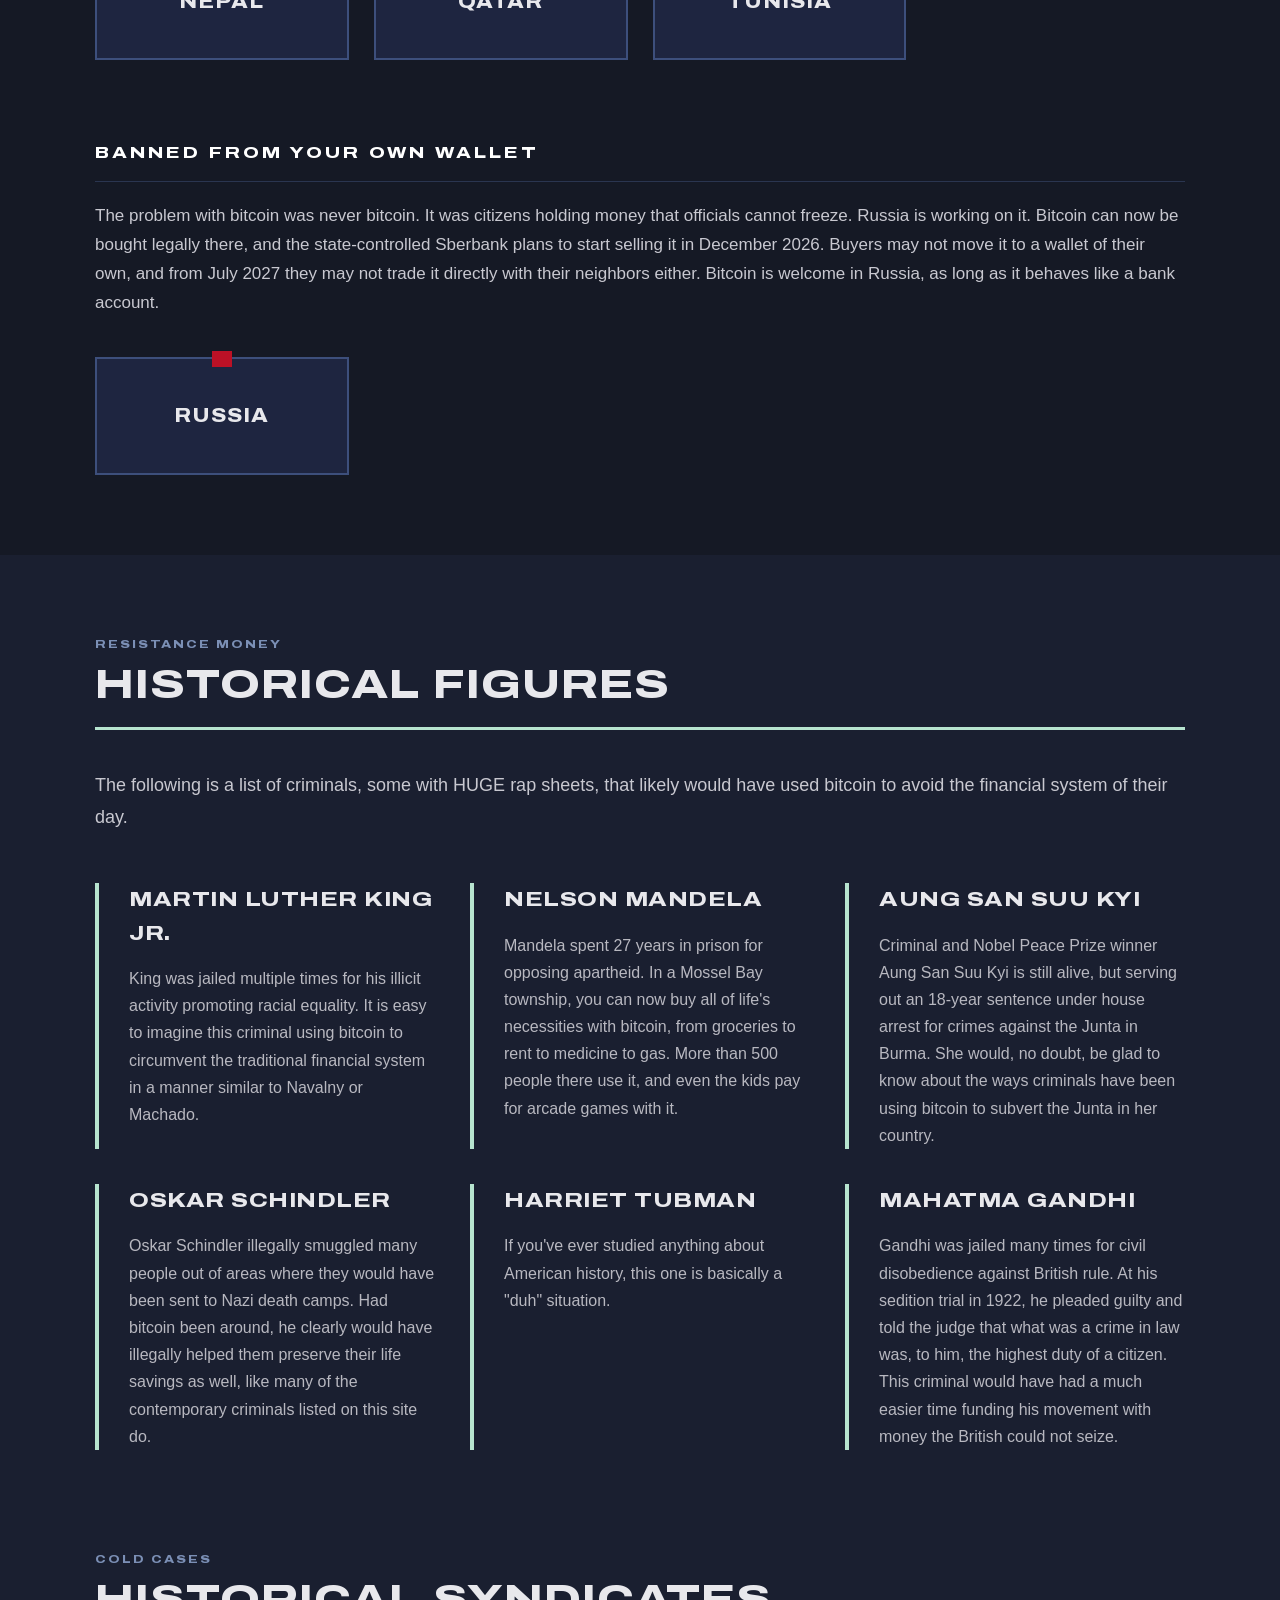
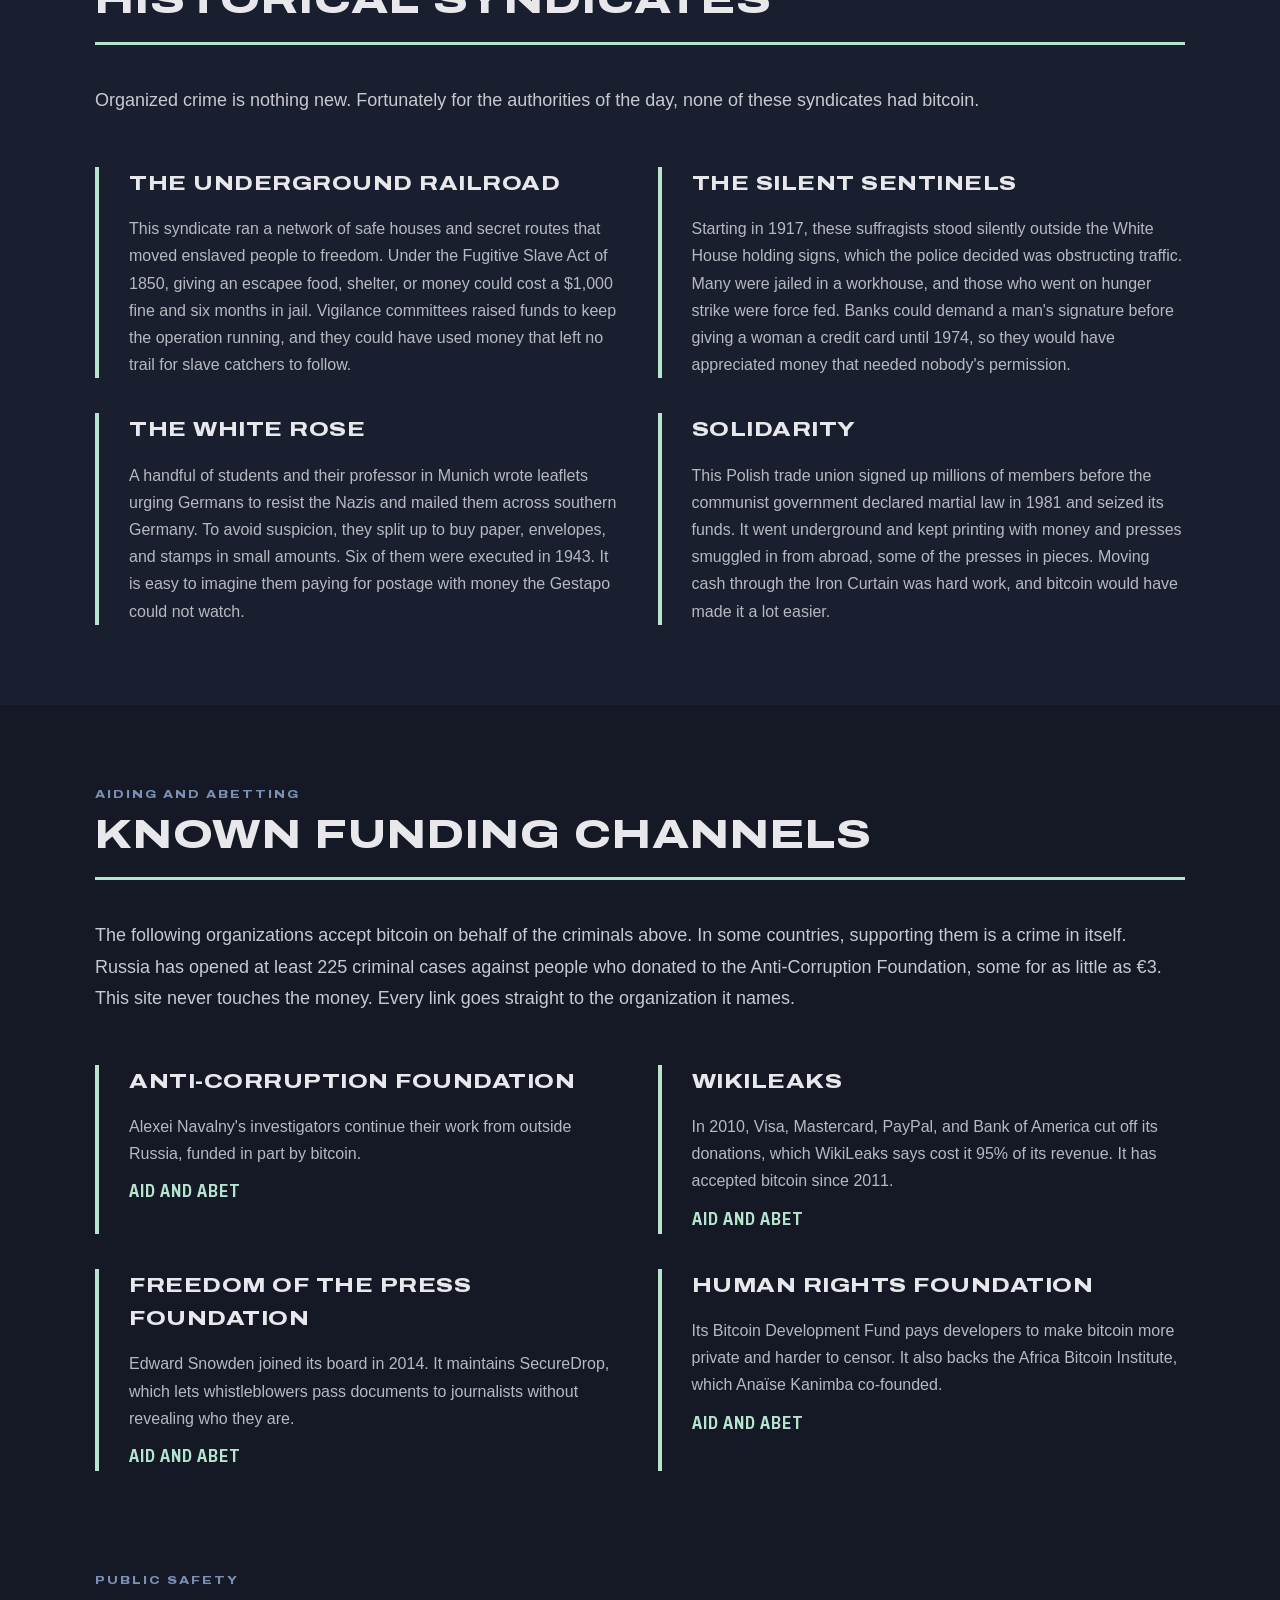
<file: threat/guarded/index.html>
<!DOCTYPE html>
<html lang="en">
<head>
    <meta charset="UTF-8">
    <meta name="viewport" content="width=device-width, initial-scale=1.0">
    <title>My bitcoin criminal threat level is GUARDED</title>
    <meta name="robots" content="noindex">
    <link rel="icon" href="/favicon.ico" sizes="48x48">
    <link rel="icon" href="/favicon.svg" type="image/svg+xml">
    <link rel="apple-touch-icon" href="/apple-touch-icon.png">
    <meta name="theme-color" content="#182658">
    <meta name="description" content="A satirical public warning about the activists, dissidents, and journalists who use bitcoin to resist authoritarian governments. Check your own threat level.">
    <meta property="og:title" content="My bitcoin criminal threat level is GUARDED">
    <meta property="og:description" content="A satirical public warning about the activists, dissidents, and journalists who use bitcoin to resist authoritarian governments. Check your own threat level.">
    <meta property="og:type" content="website">
    <meta property="og:url" content="https://bitcoinisforcriminals.com/threat/guarded/">
    <meta property="og:site_name" content="Bitcoin is for Criminals">
    <meta property="og:image" content="https://bitcoinisforcriminals.com/threat/guarded/card.png">
    <meta property="og:image:width" content="1200">
    <meta property="og:image:height" content="630">
    <meta property="og:image:alt" content="My bitcoin criminal threat level is GUARDED. A few warning signs. Keep an eye on this one.">
    <meta name="twitter:card" content="summary_large_image">
    <meta name="twitter:title" content="My bitcoin criminal threat level is GUARDED">
    <meta name="twitter:description" content="A satirical public warning about the activists, dissidents, and journalists who use bitcoin to resist authoritarian governments. Check your own threat level.">
    <meta name="twitter:image" content="https://bitcoinisforcriminals.com/threat/guarded/card.png">
    <meta name="twitter:image:alt" content="My bitcoin criminal threat level is GUARDED. A few warning signs. Keep an eye on this one.">
    <script>location.replace('/');</script>
    <style>
        html {
            background: #0D1220;
        }

        body {
            margin: 0;
            min-height: 100vh;
            display: flex;
            align-items: center;
            justify-content: center;
            font-family: Georgia, serif;
        }

        a {
            color: #B7E4CF;
            font-size: 18px;
            text-underline-offset: 3px;
        }
    </style>
</head>
<body>
    <a href="/">Continue to Bitcoin is for Criminals</a>
</body>
</html>
</file>
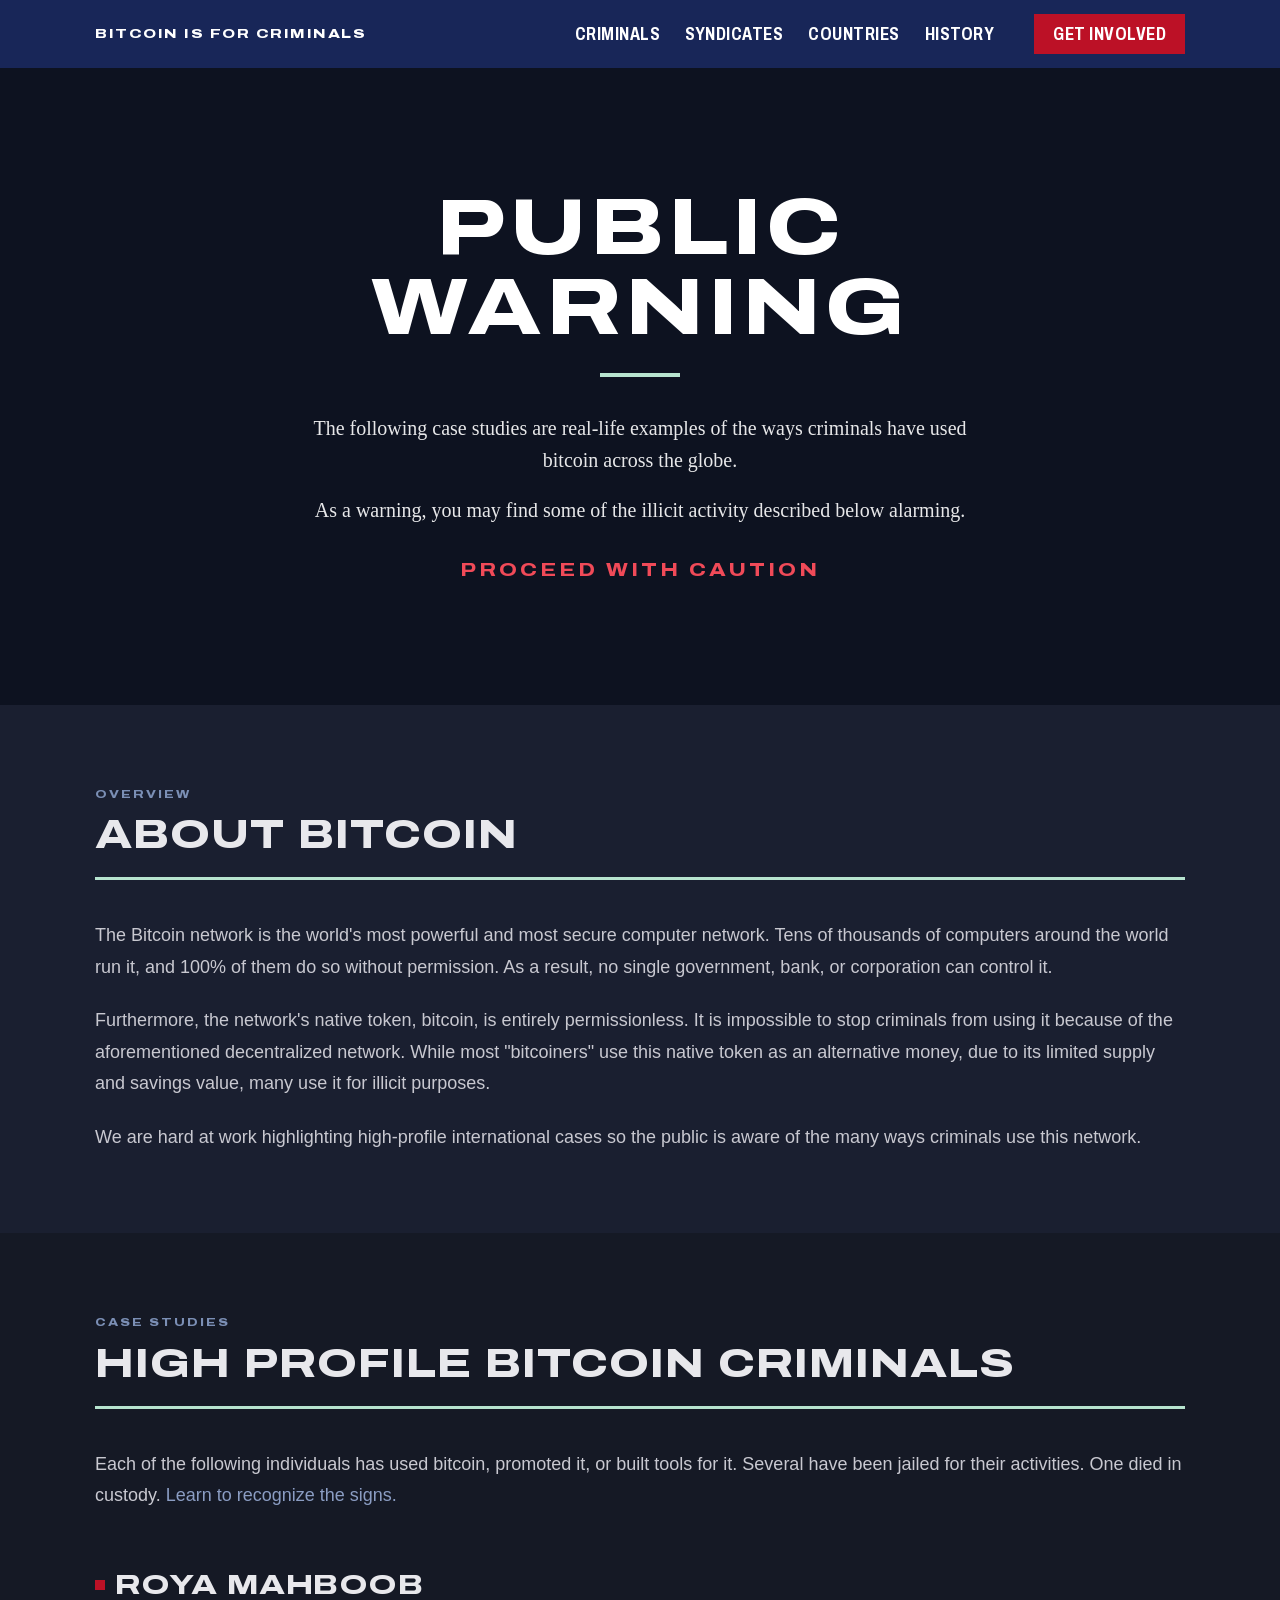
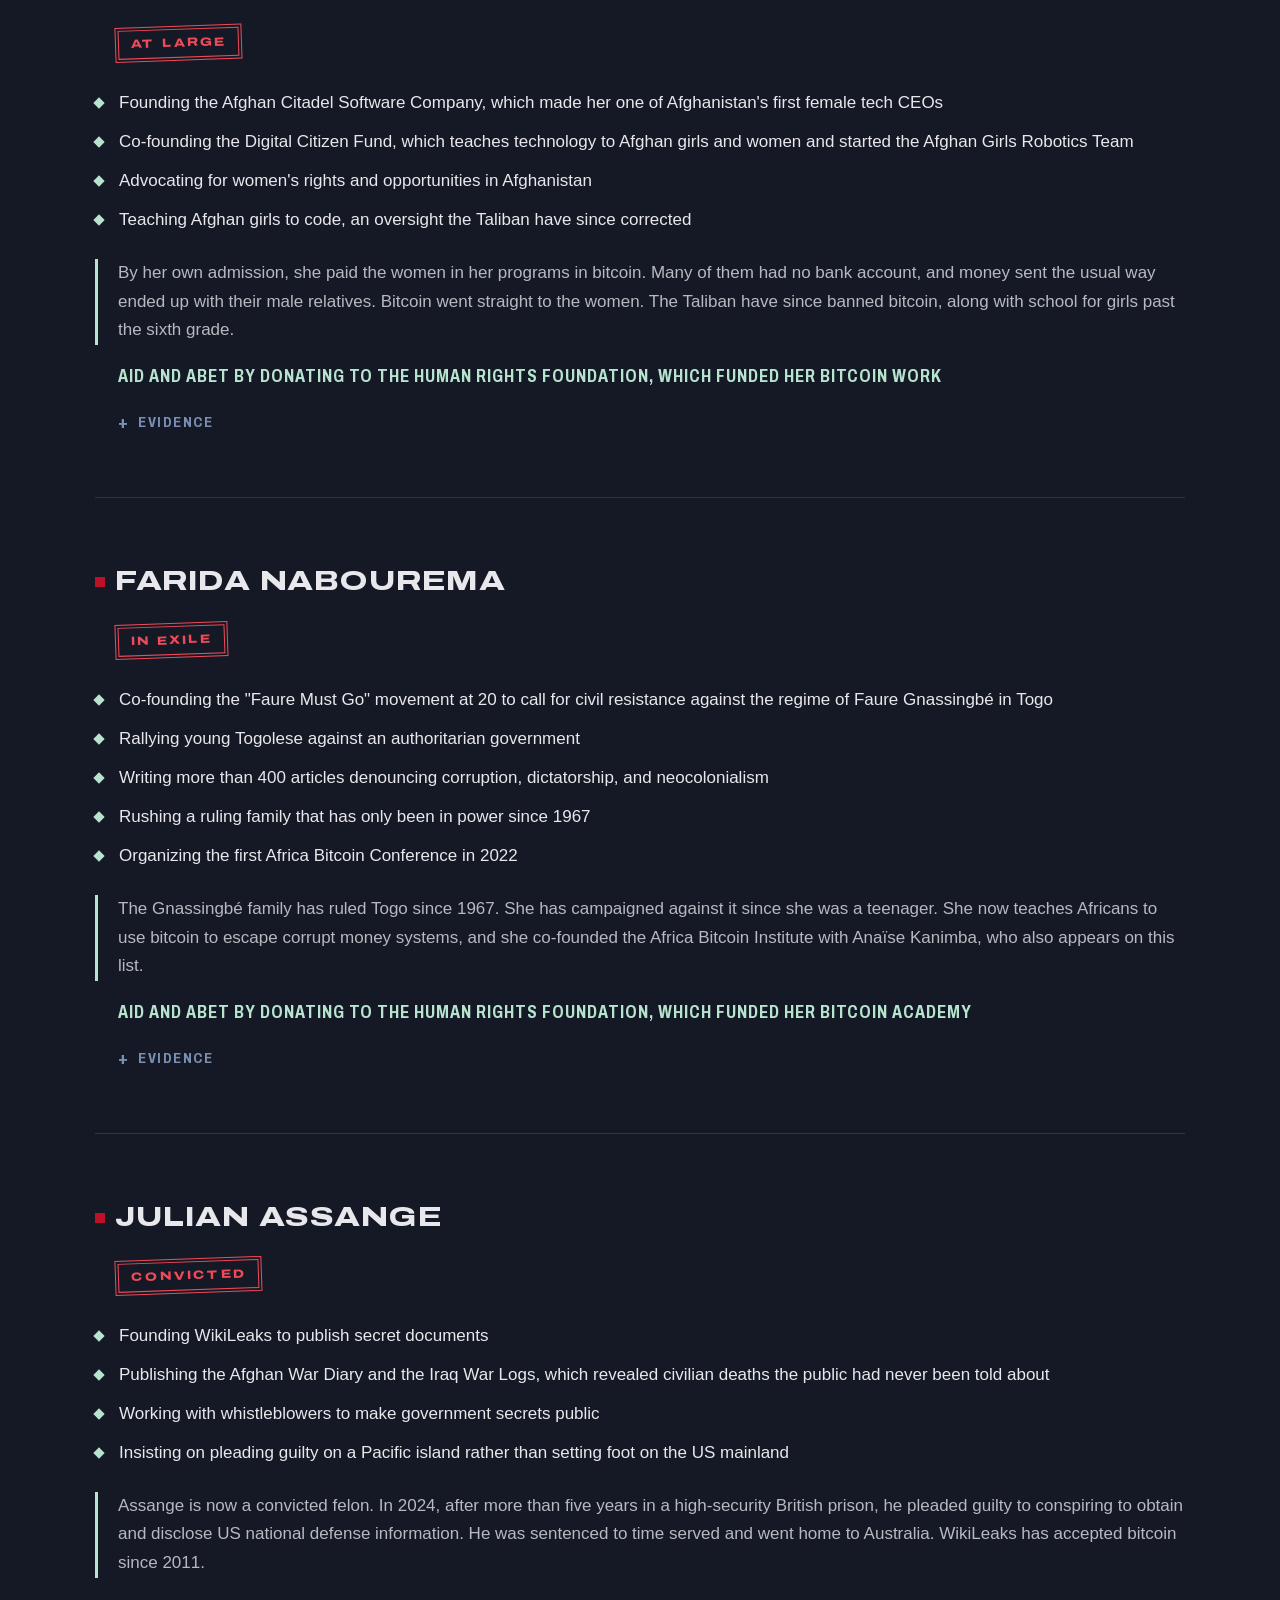
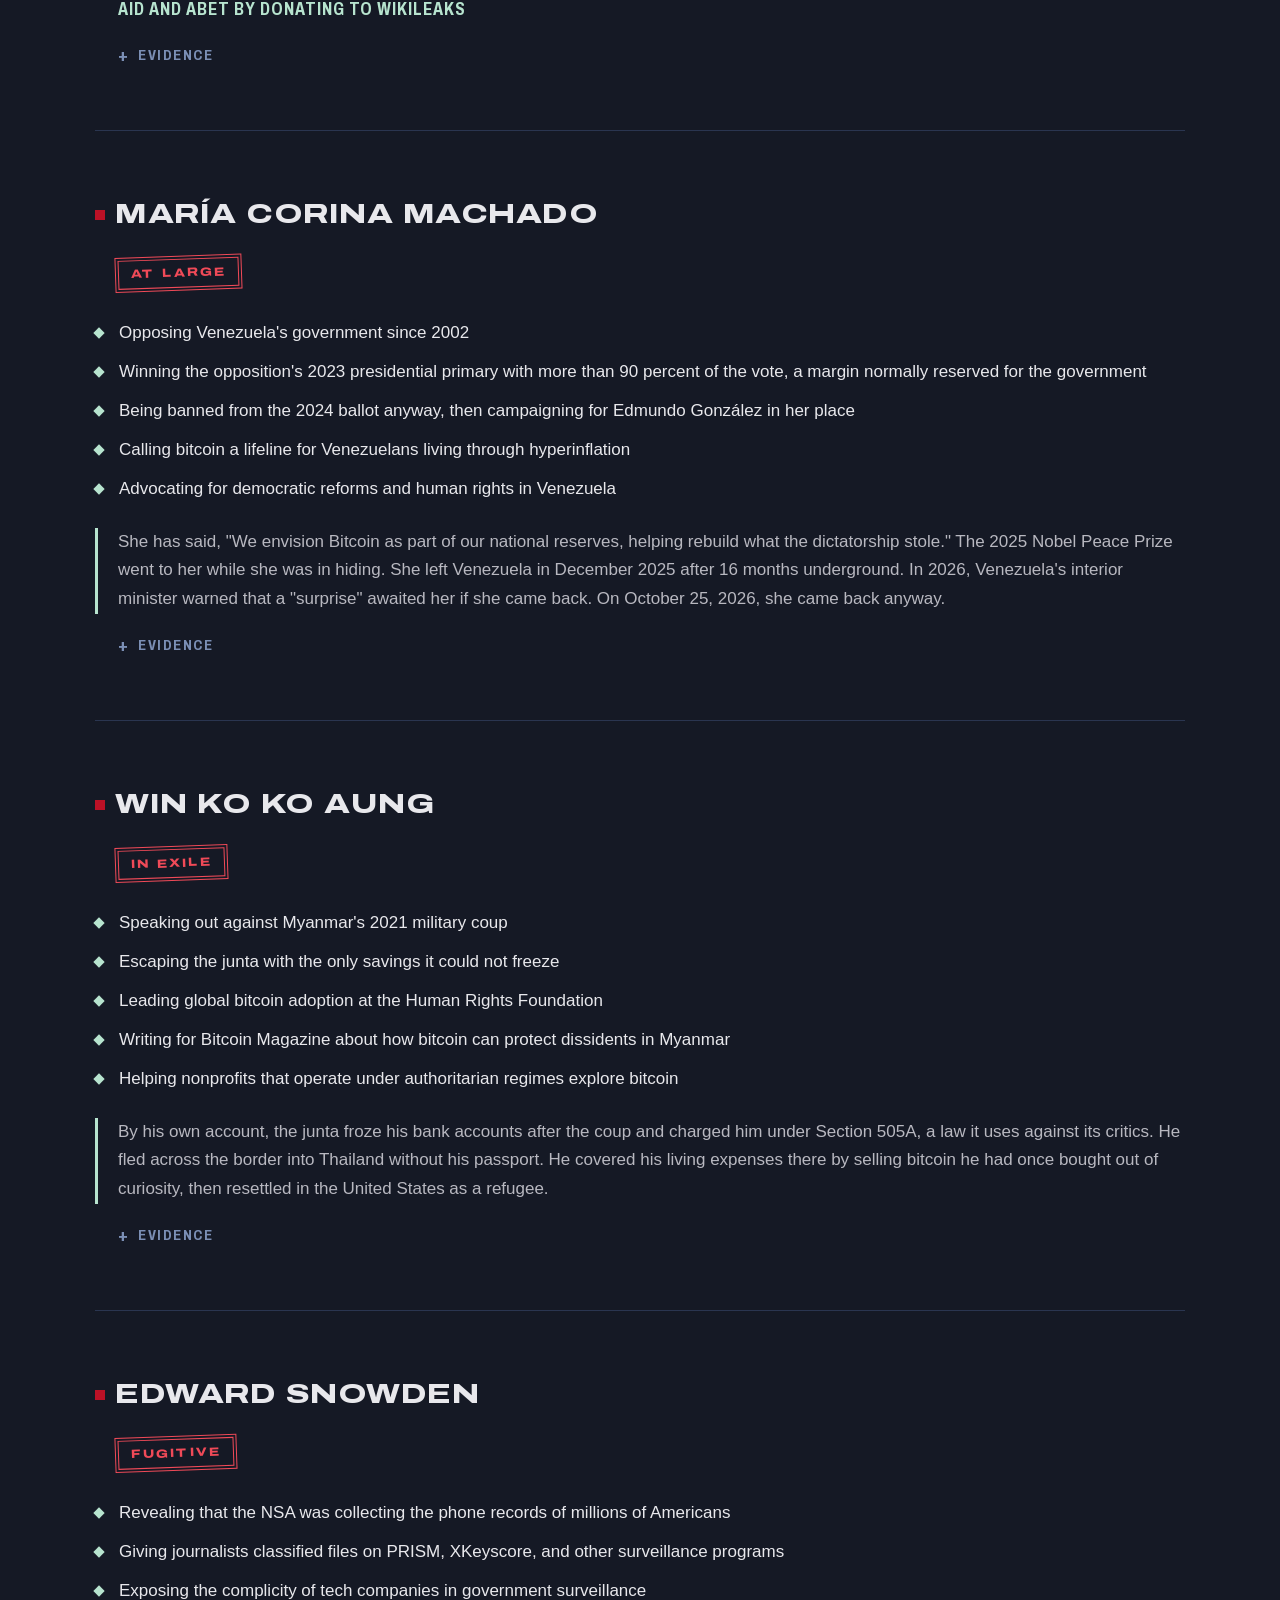
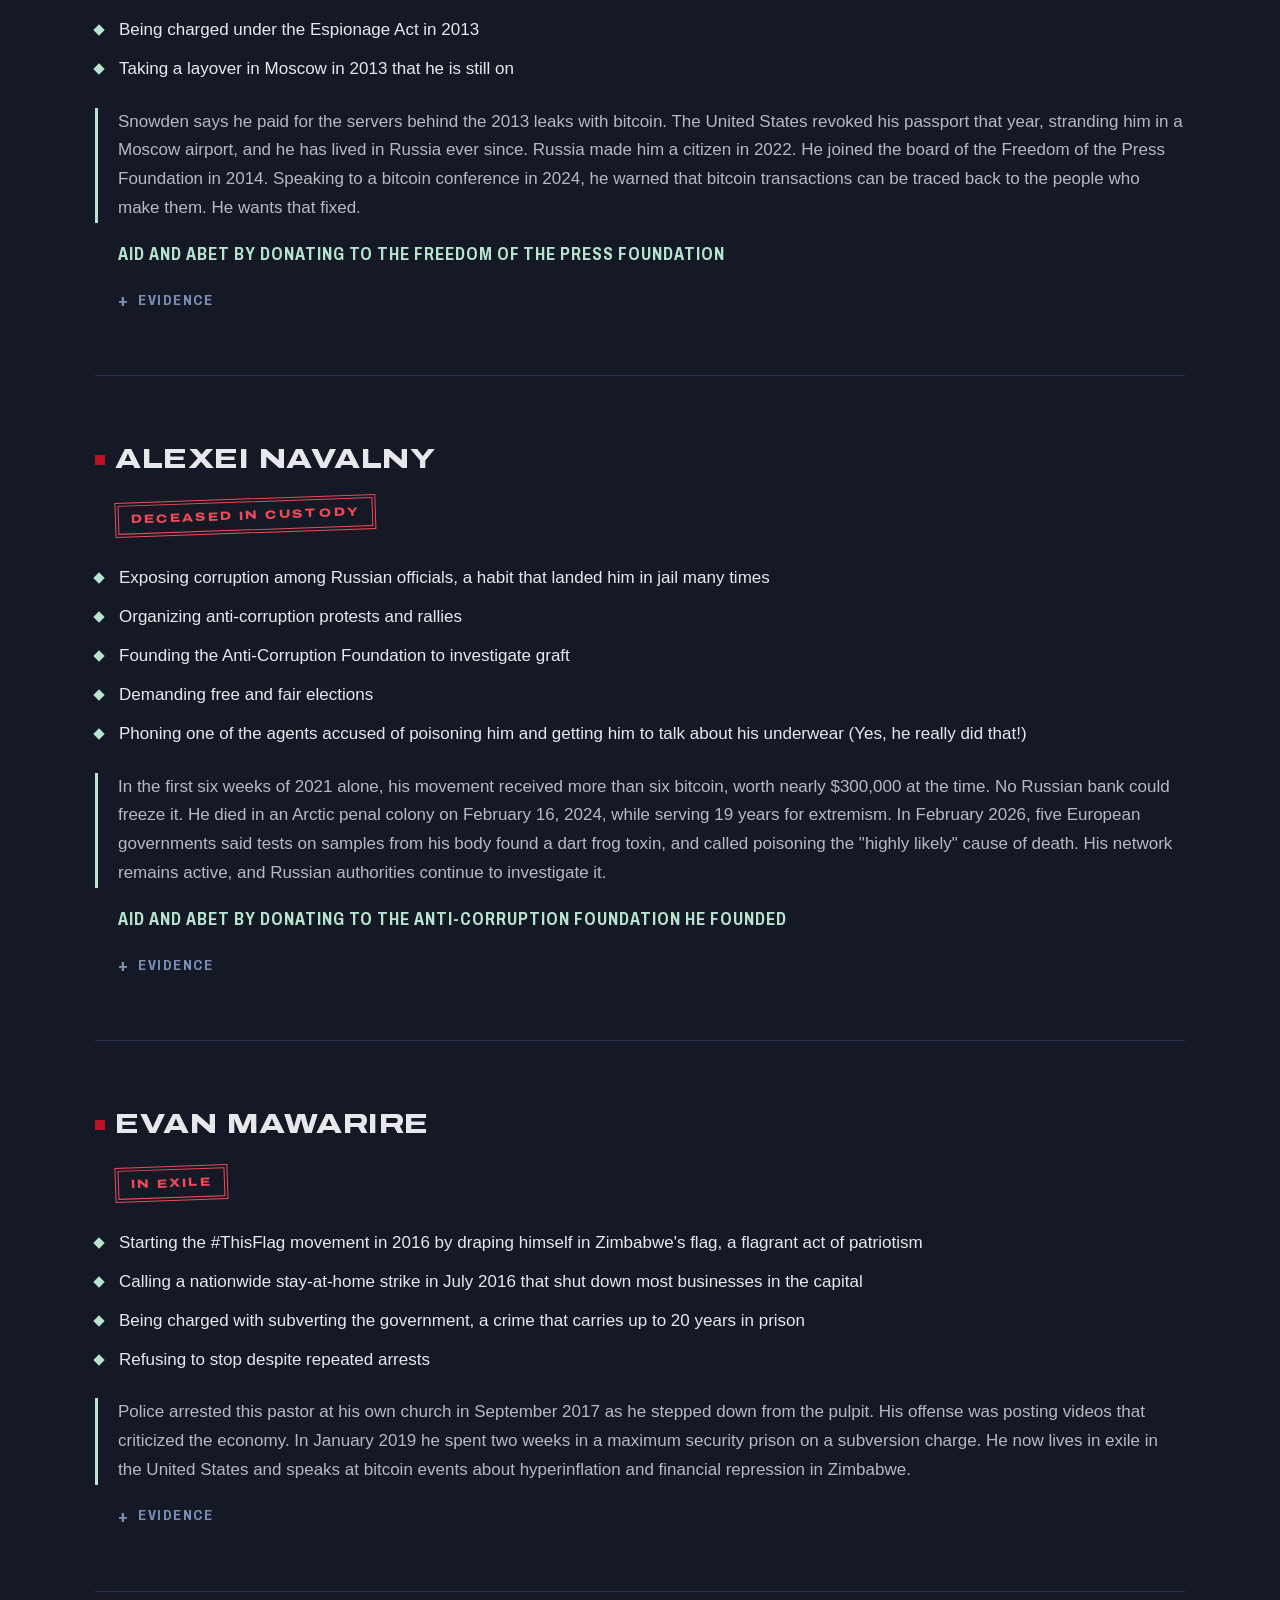
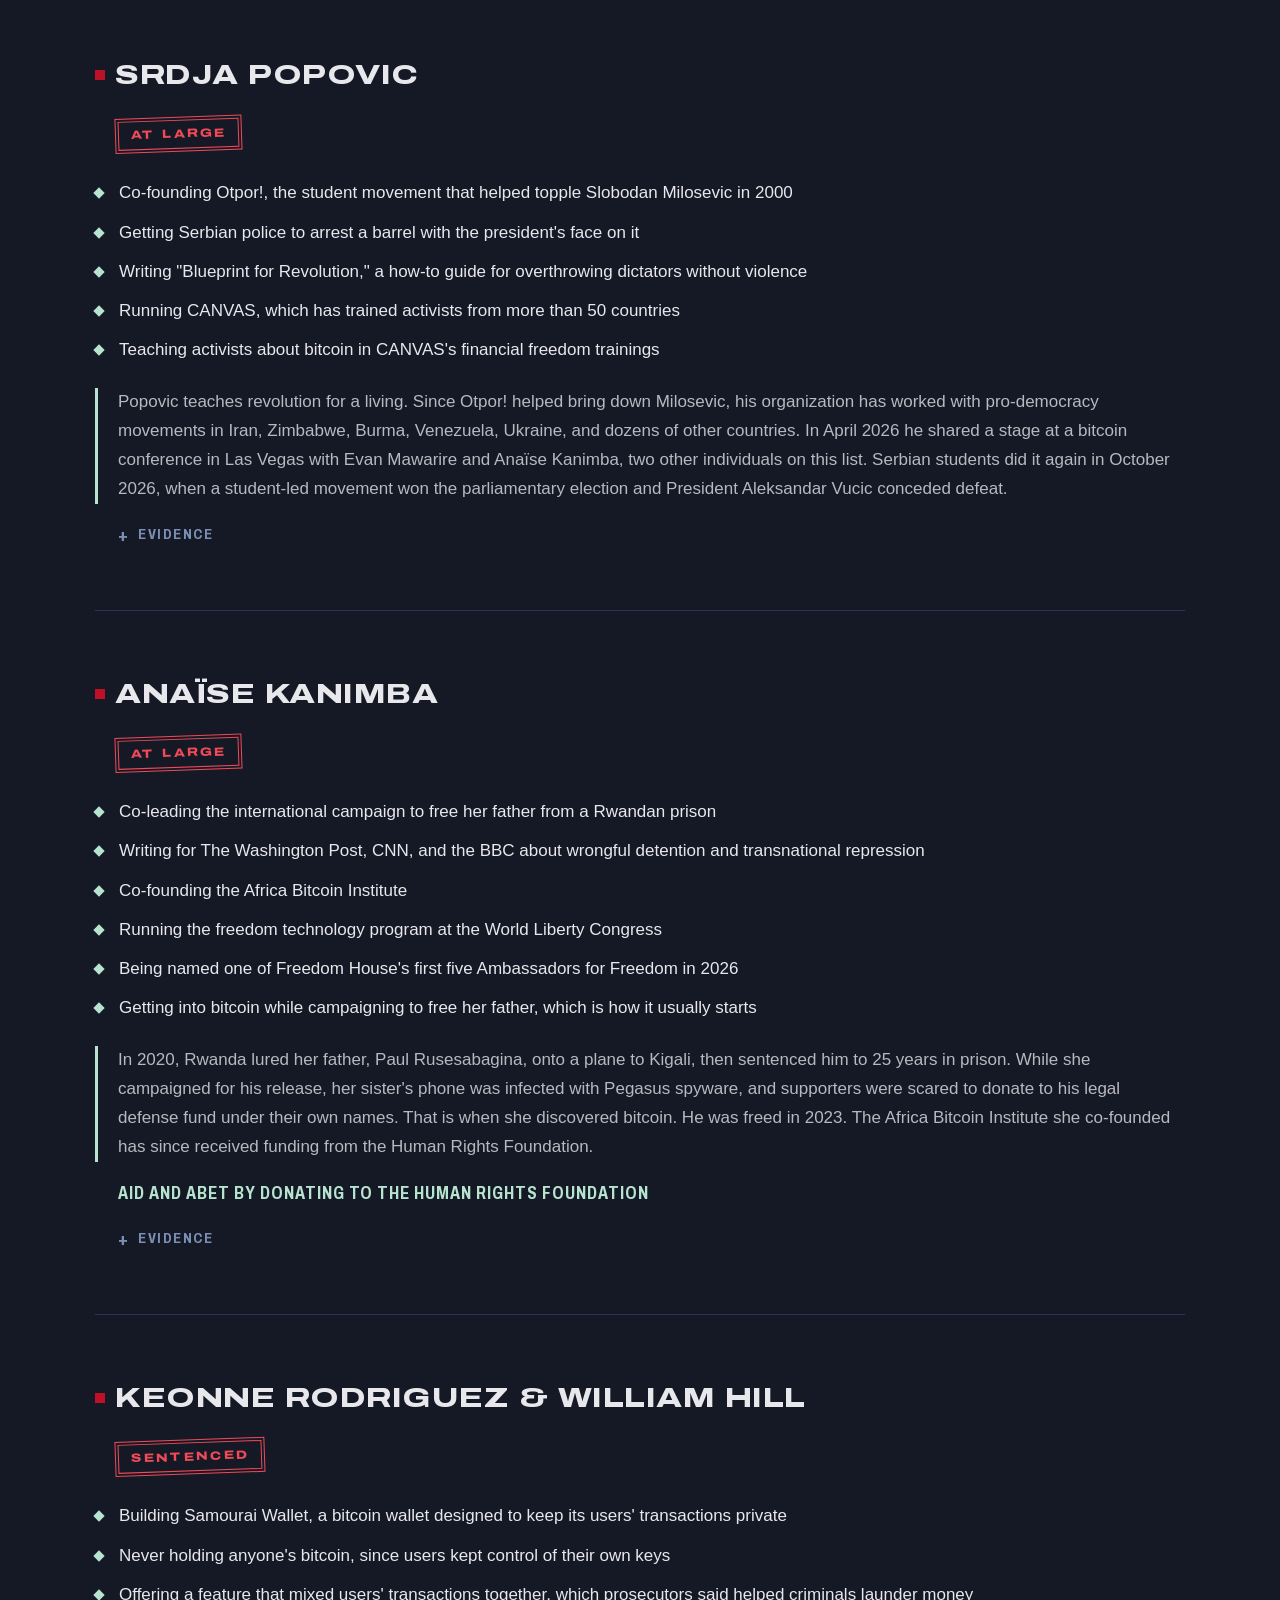
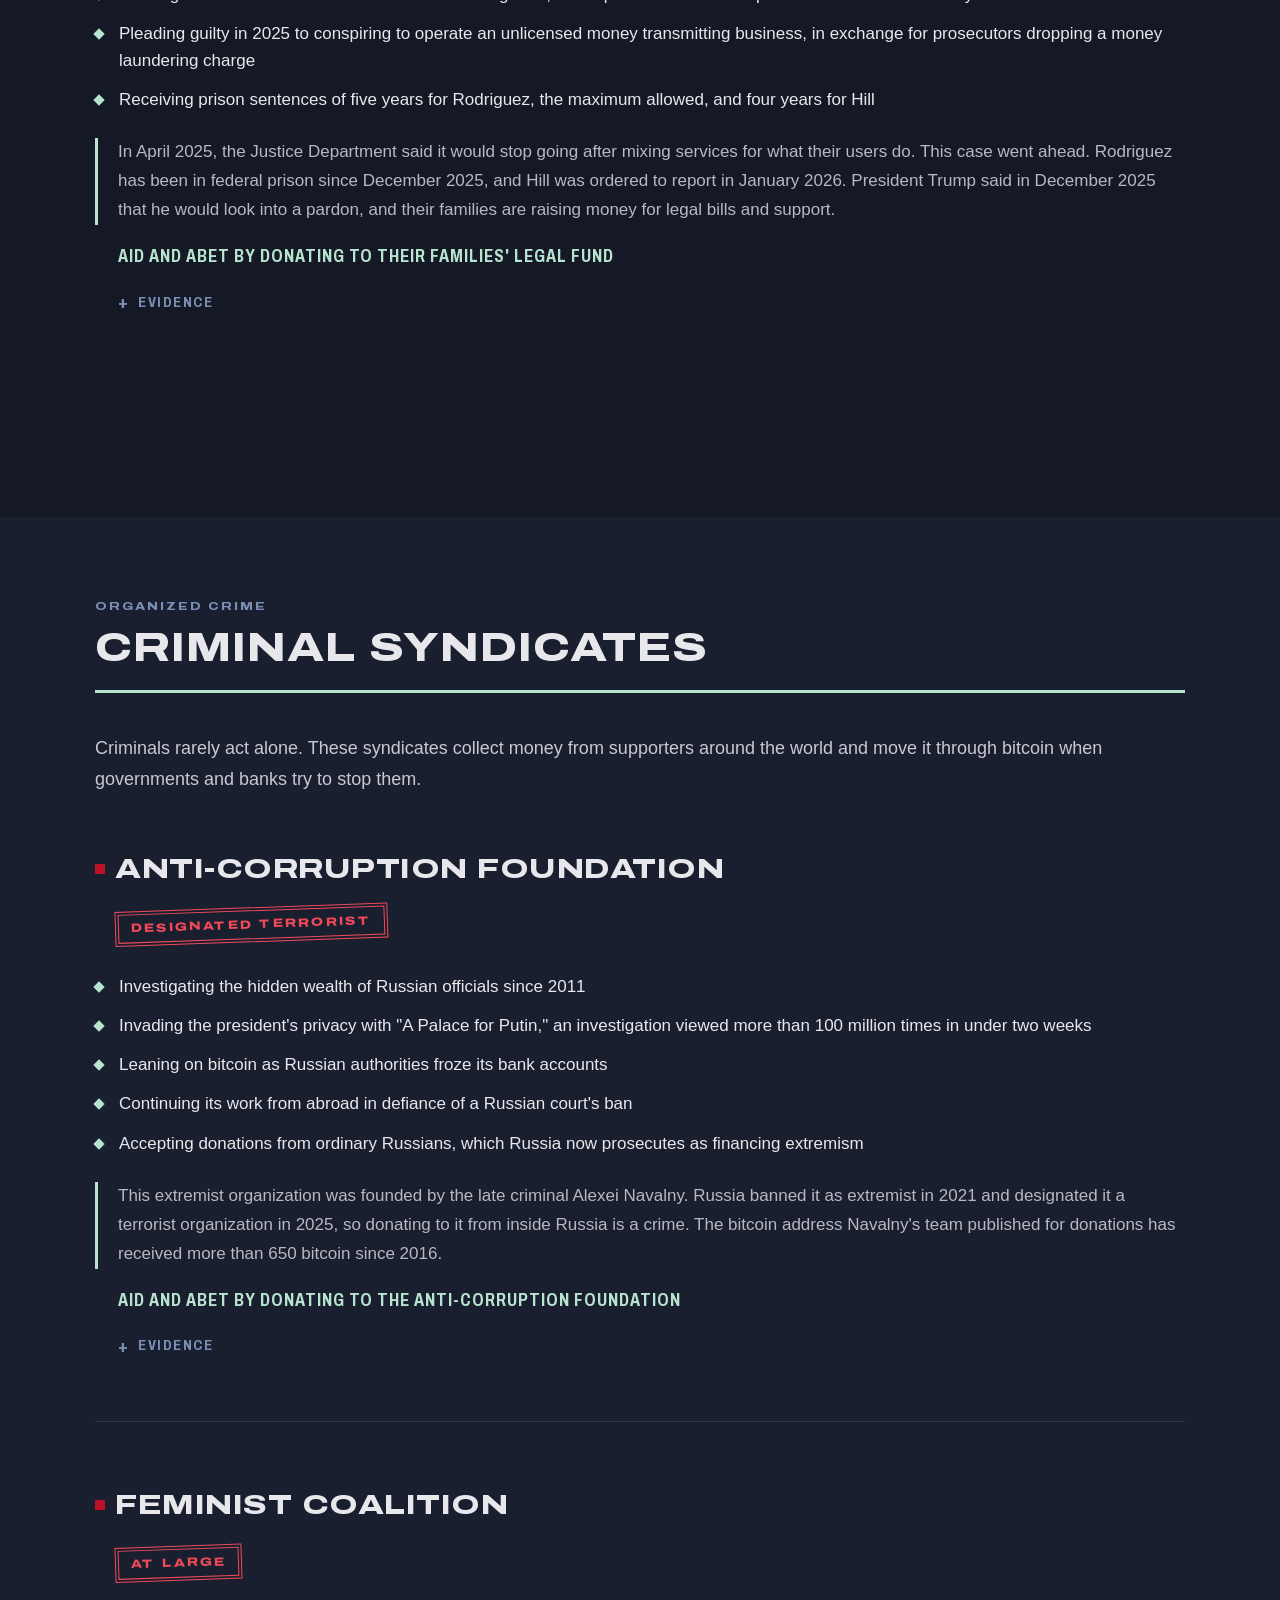
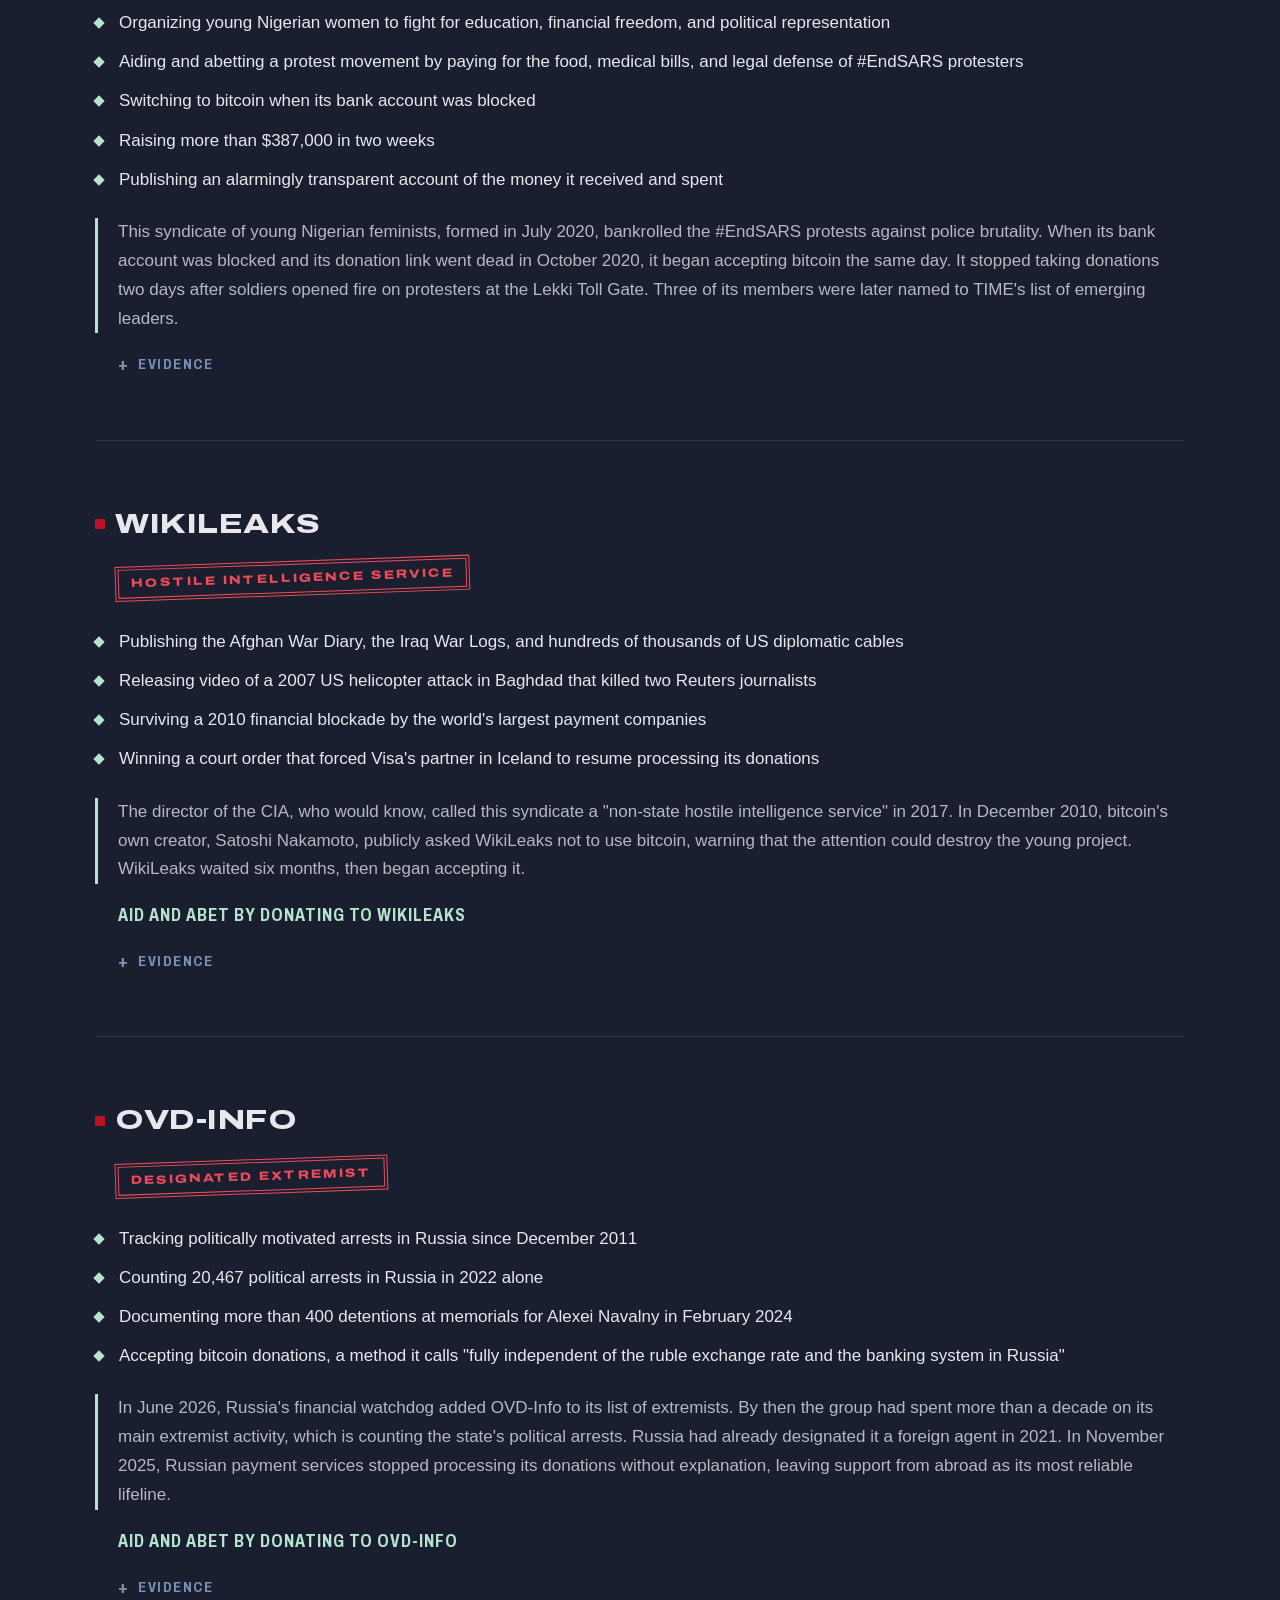
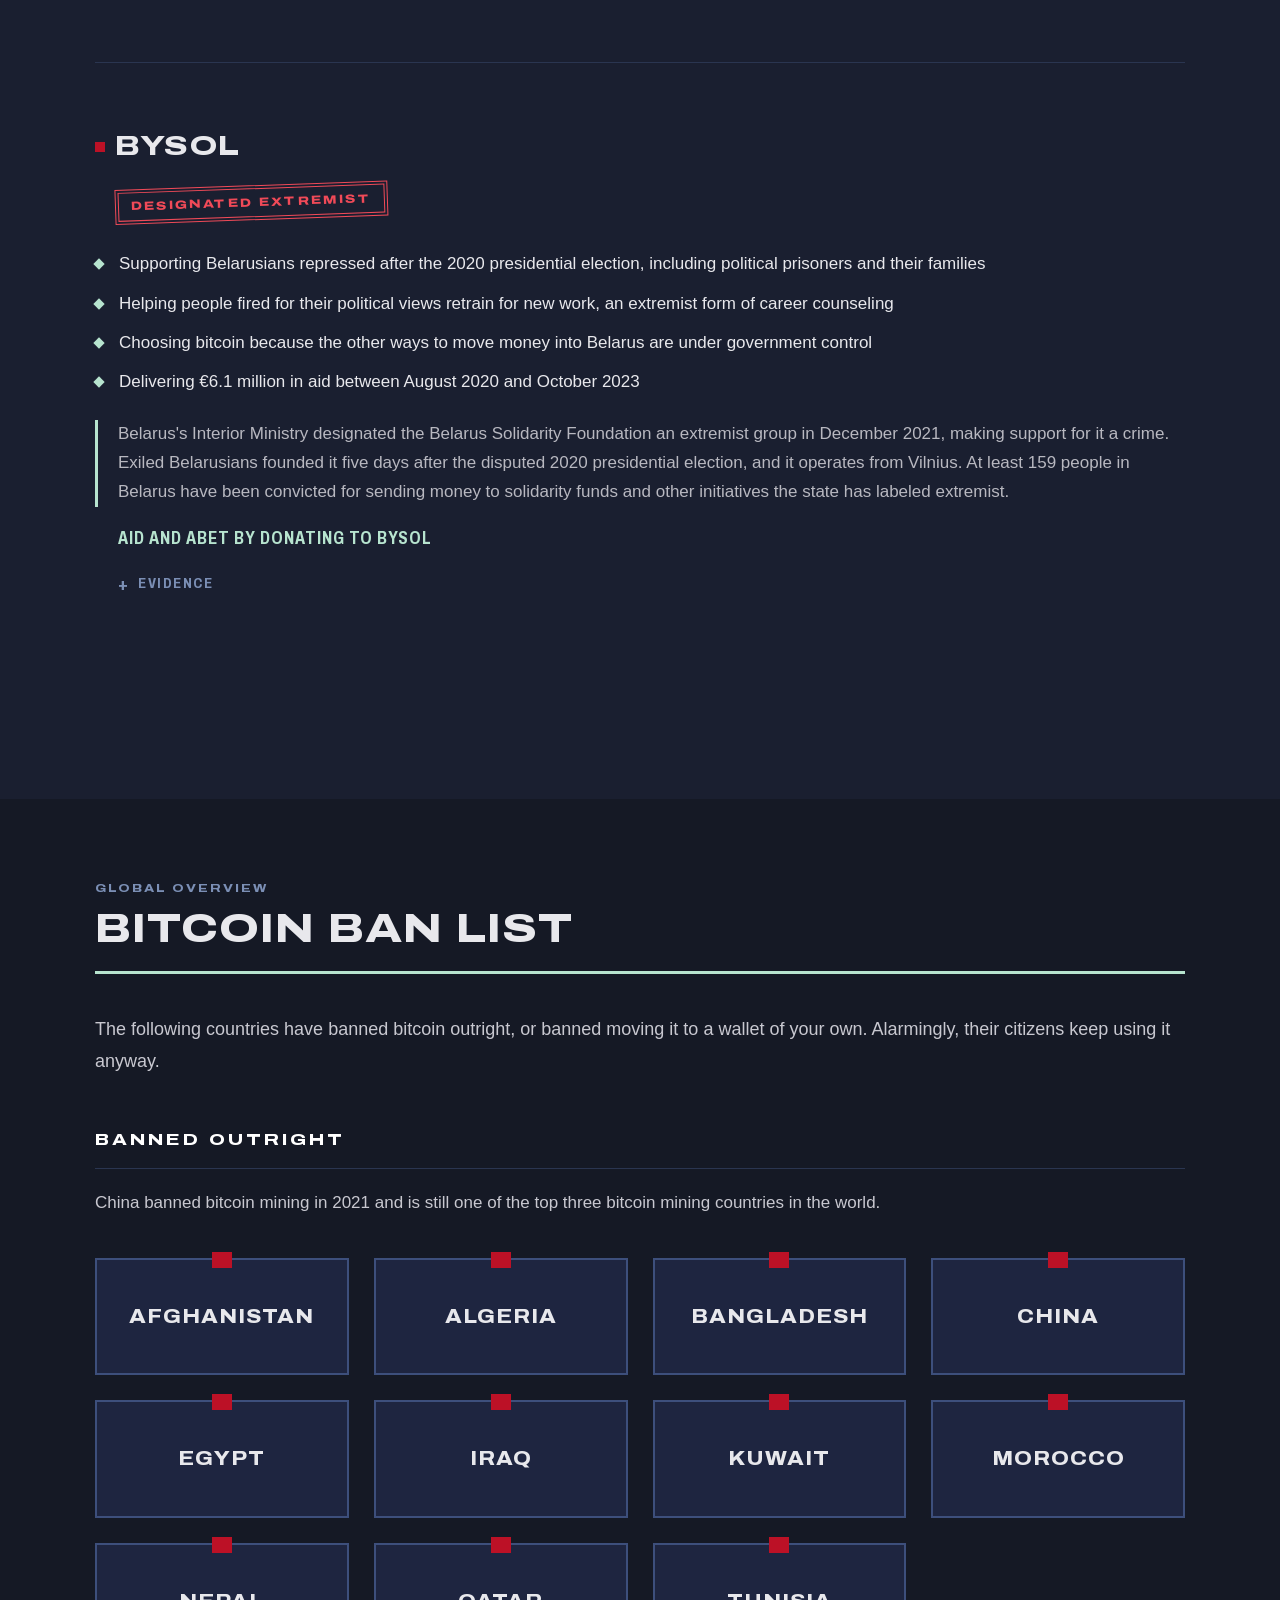
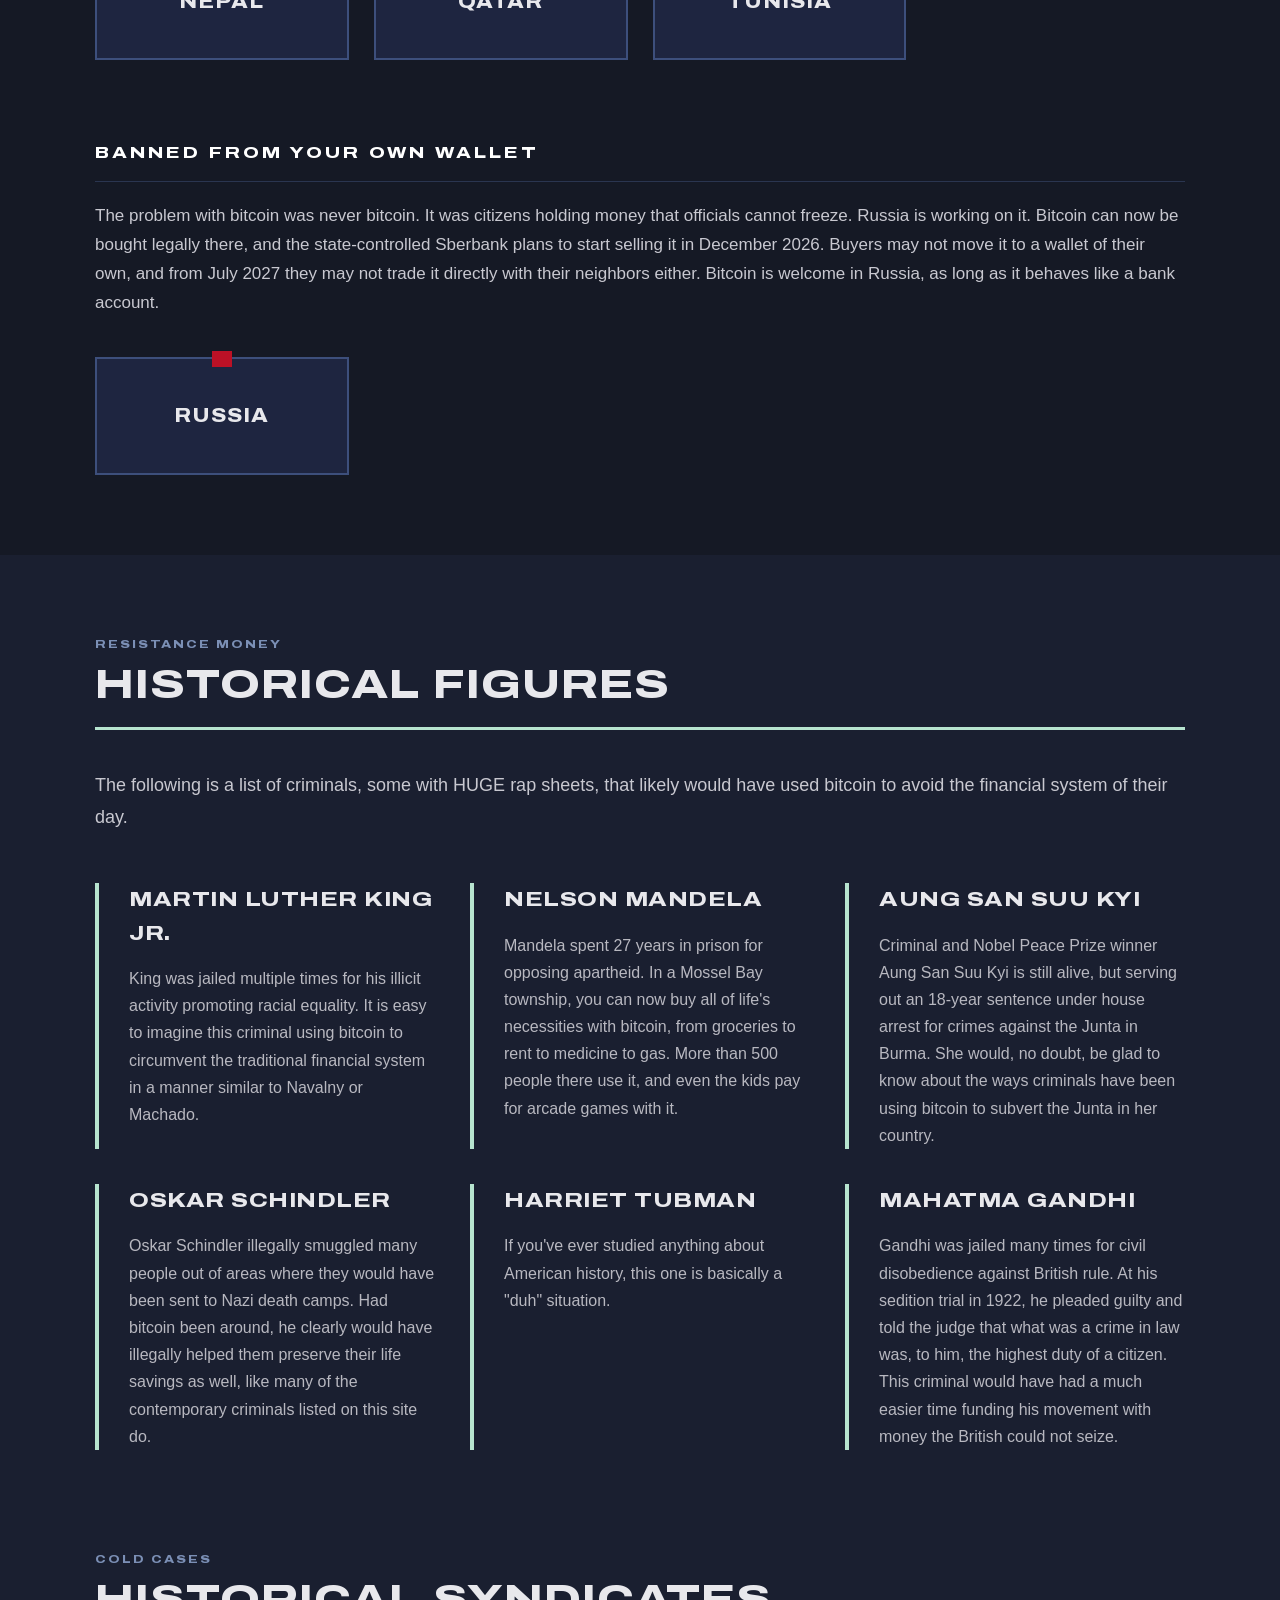
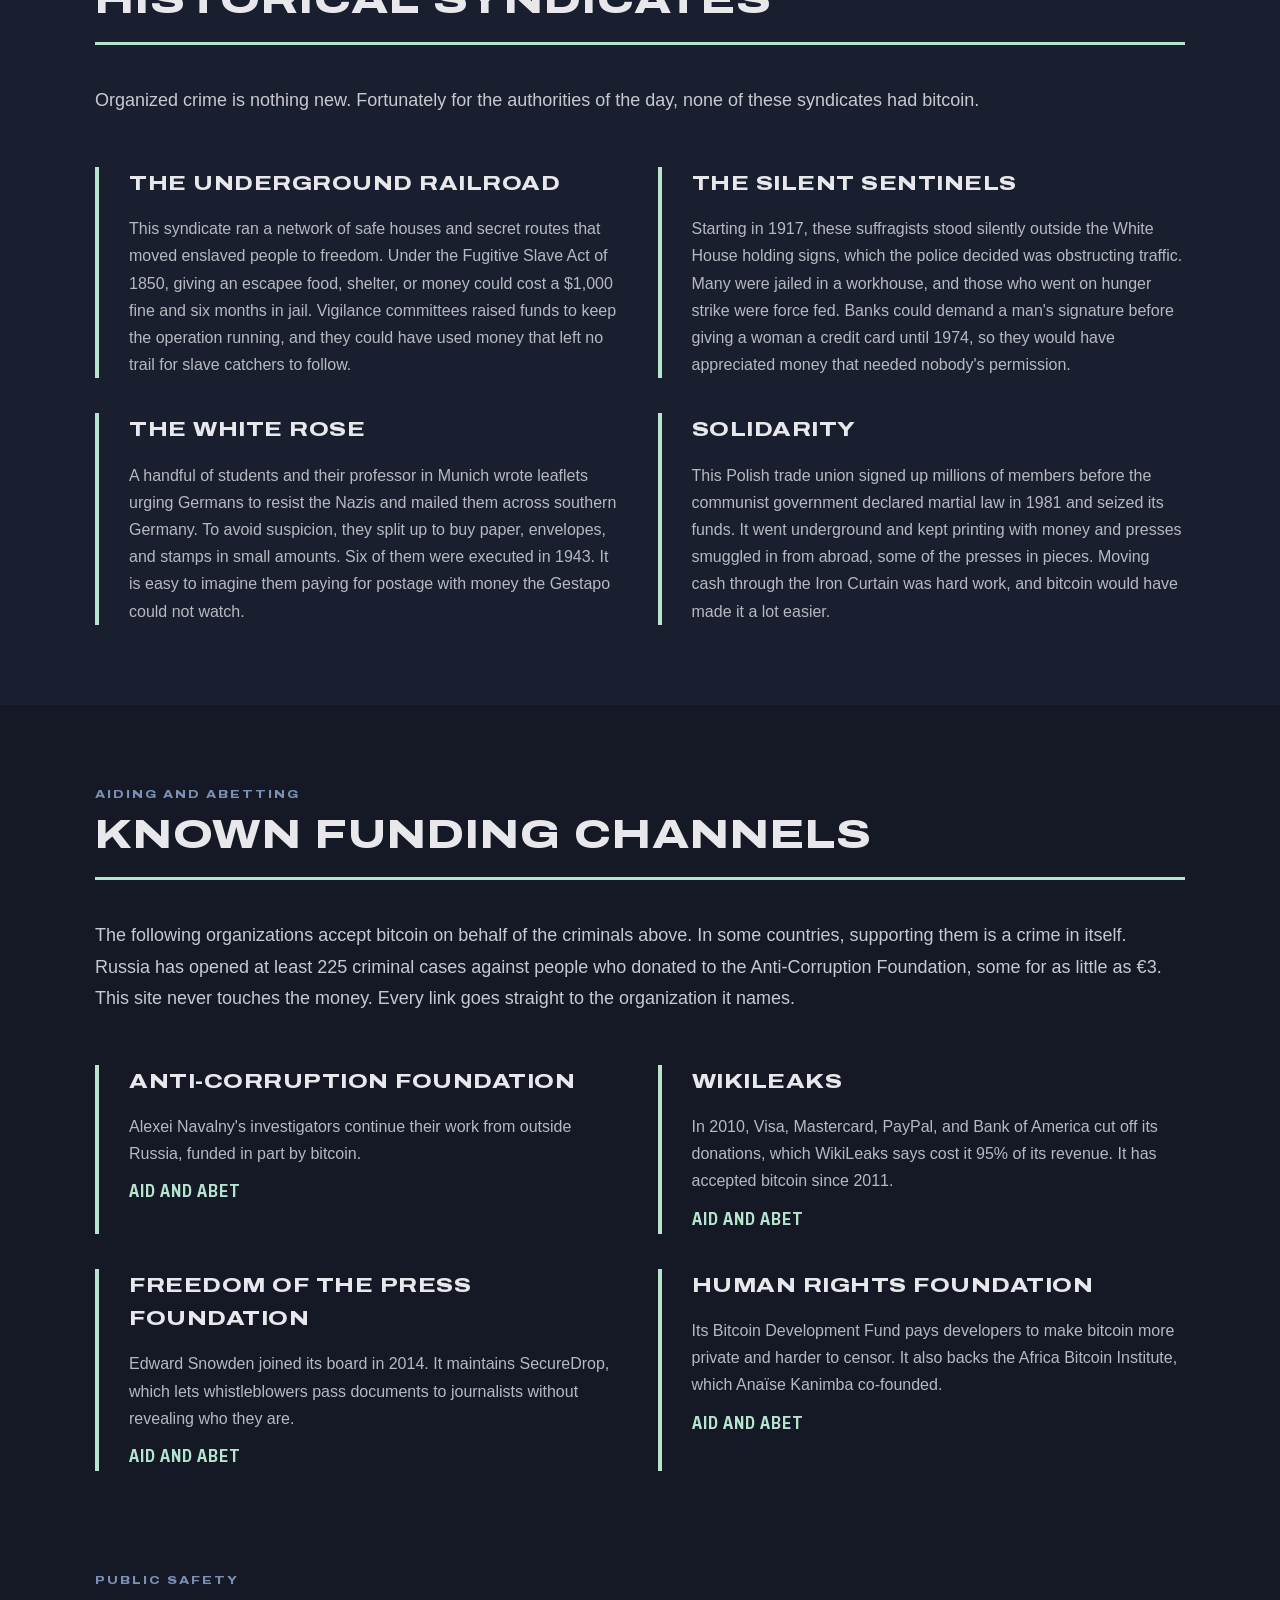
<file: threat/high/index.html>
<!DOCTYPE html>
<html lang="en">
<head>
    <meta charset="UTF-8">
    <meta name="viewport" content="width=device-width, initial-scale=1.0">
    <title>My bitcoin criminal threat level is HIGH</title>
    <meta name="robots" content="noindex">
    <link rel="icon" href="/favicon.ico" sizes="48x48">
    <link rel="icon" href="/favicon.svg" type="image/svg+xml">
    <link rel="apple-touch-icon" href="/apple-touch-icon.png">
    <meta name="theme-color" content="#182658">
    <meta name="description" content="A satirical public warning about the activists, dissidents, and journalists who use bitcoin to resist authoritarian governments. Check your own threat level.">
    <meta property="og:title" content="My bitcoin criminal threat level is HIGH">
    <meta property="og:description" content="A satirical public warning about the activists, dissidents, and journalists who use bitcoin to resist authoritarian governments. Check your own threat level.">
    <meta property="og:type" content="website">
    <meta property="og:url" content="https://bitcoinisforcriminals.com/threat/high/">
    <meta property="og:site_name" content="Bitcoin is for Criminals">
    <meta property="og:image" content="https://bitcoinisforcriminals.com/threat/high/card.png">
    <meta property="og:image:width" content="1200">
    <meta property="og:image:height" content="630">
    <meta property="og:image:alt" content="My bitcoin criminal threat level is HIGH. A bitcoin criminal waiting to happen. Whatever you do, do not learn more about bitcoin.">
    <meta name="twitter:card" content="summary_large_image">
    <meta name="twitter:title" content="My bitcoin criminal threat level is HIGH">
    <meta name="twitter:description" content="A satirical public warning about the activists, dissidents, and journalists who use bitcoin to resist authoritarian governments. Check your own threat level.">
    <meta name="twitter:image" content="https://bitcoinisforcriminals.com/threat/high/card.png">
    <meta name="twitter:image:alt" content="My bitcoin criminal threat level is HIGH. A bitcoin criminal waiting to happen. Whatever you do, do not learn more about bitcoin.">
    <script>location.replace('/');</script>
    <style>
        html {
            background: #0D1220;
        }

        body {
            margin: 0;
            min-height: 100vh;
            display: flex;
            align-items: center;
            justify-content: center;
            font-family: Georgia, serif;
        }

        a {
            color: #B7E4CF;
            font-size: 18px;
            text-underline-offset: 3px;
        }
    </style>
</head>
<body>
    <a href="/">Continue to Bitcoin is for Criminals</a>
</body>
</html>
</file>
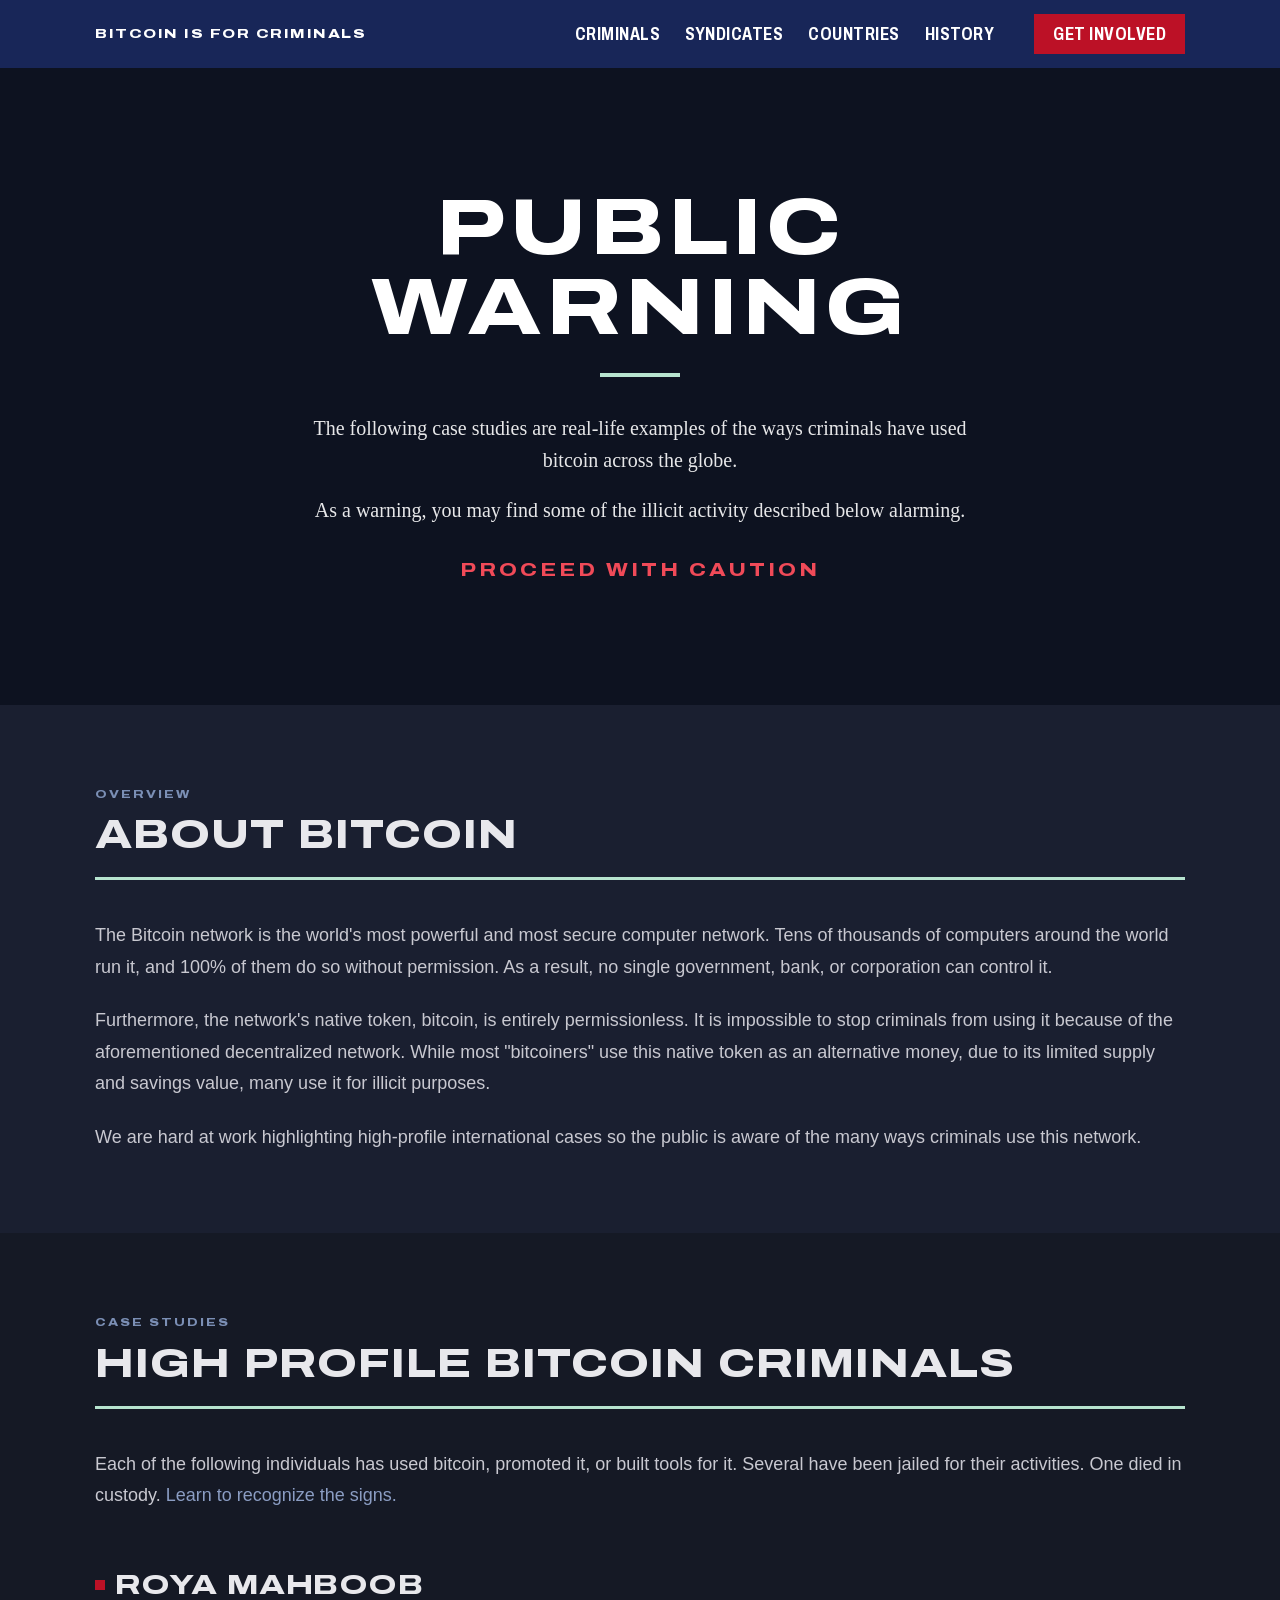
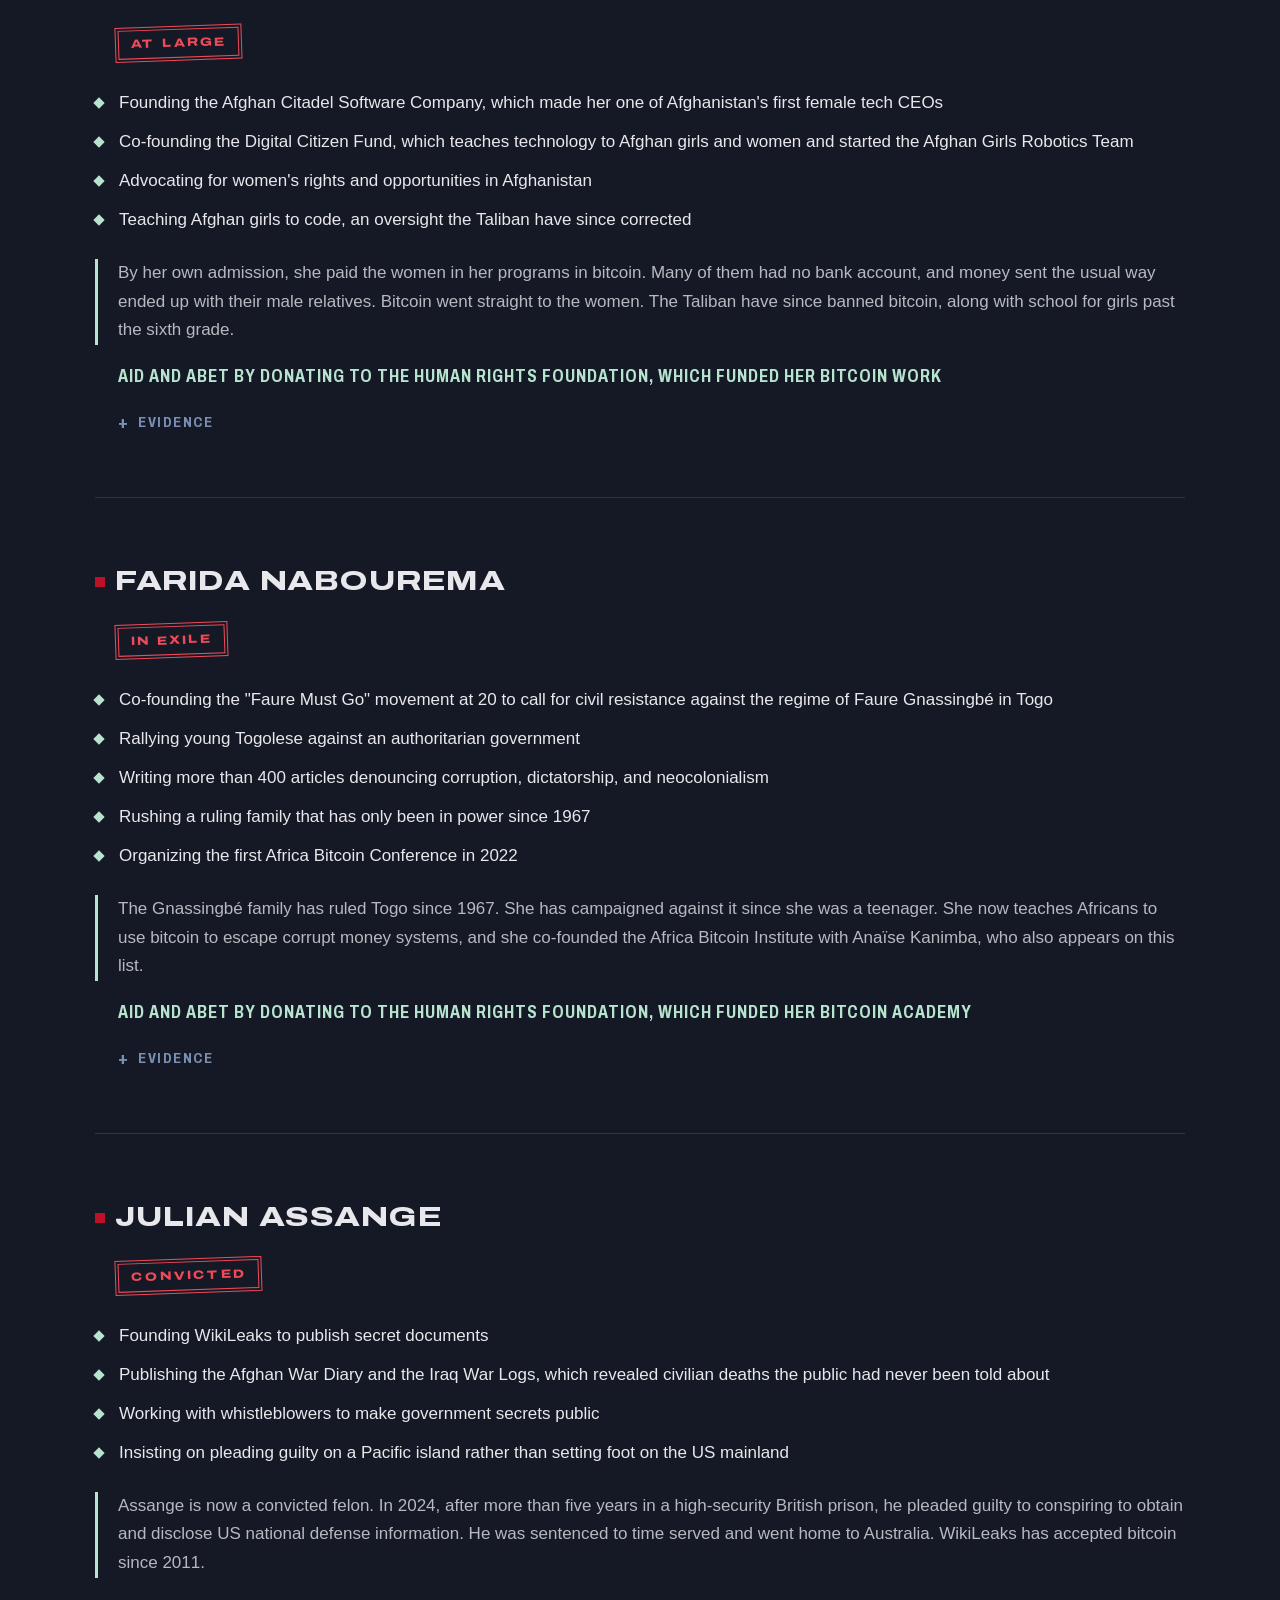
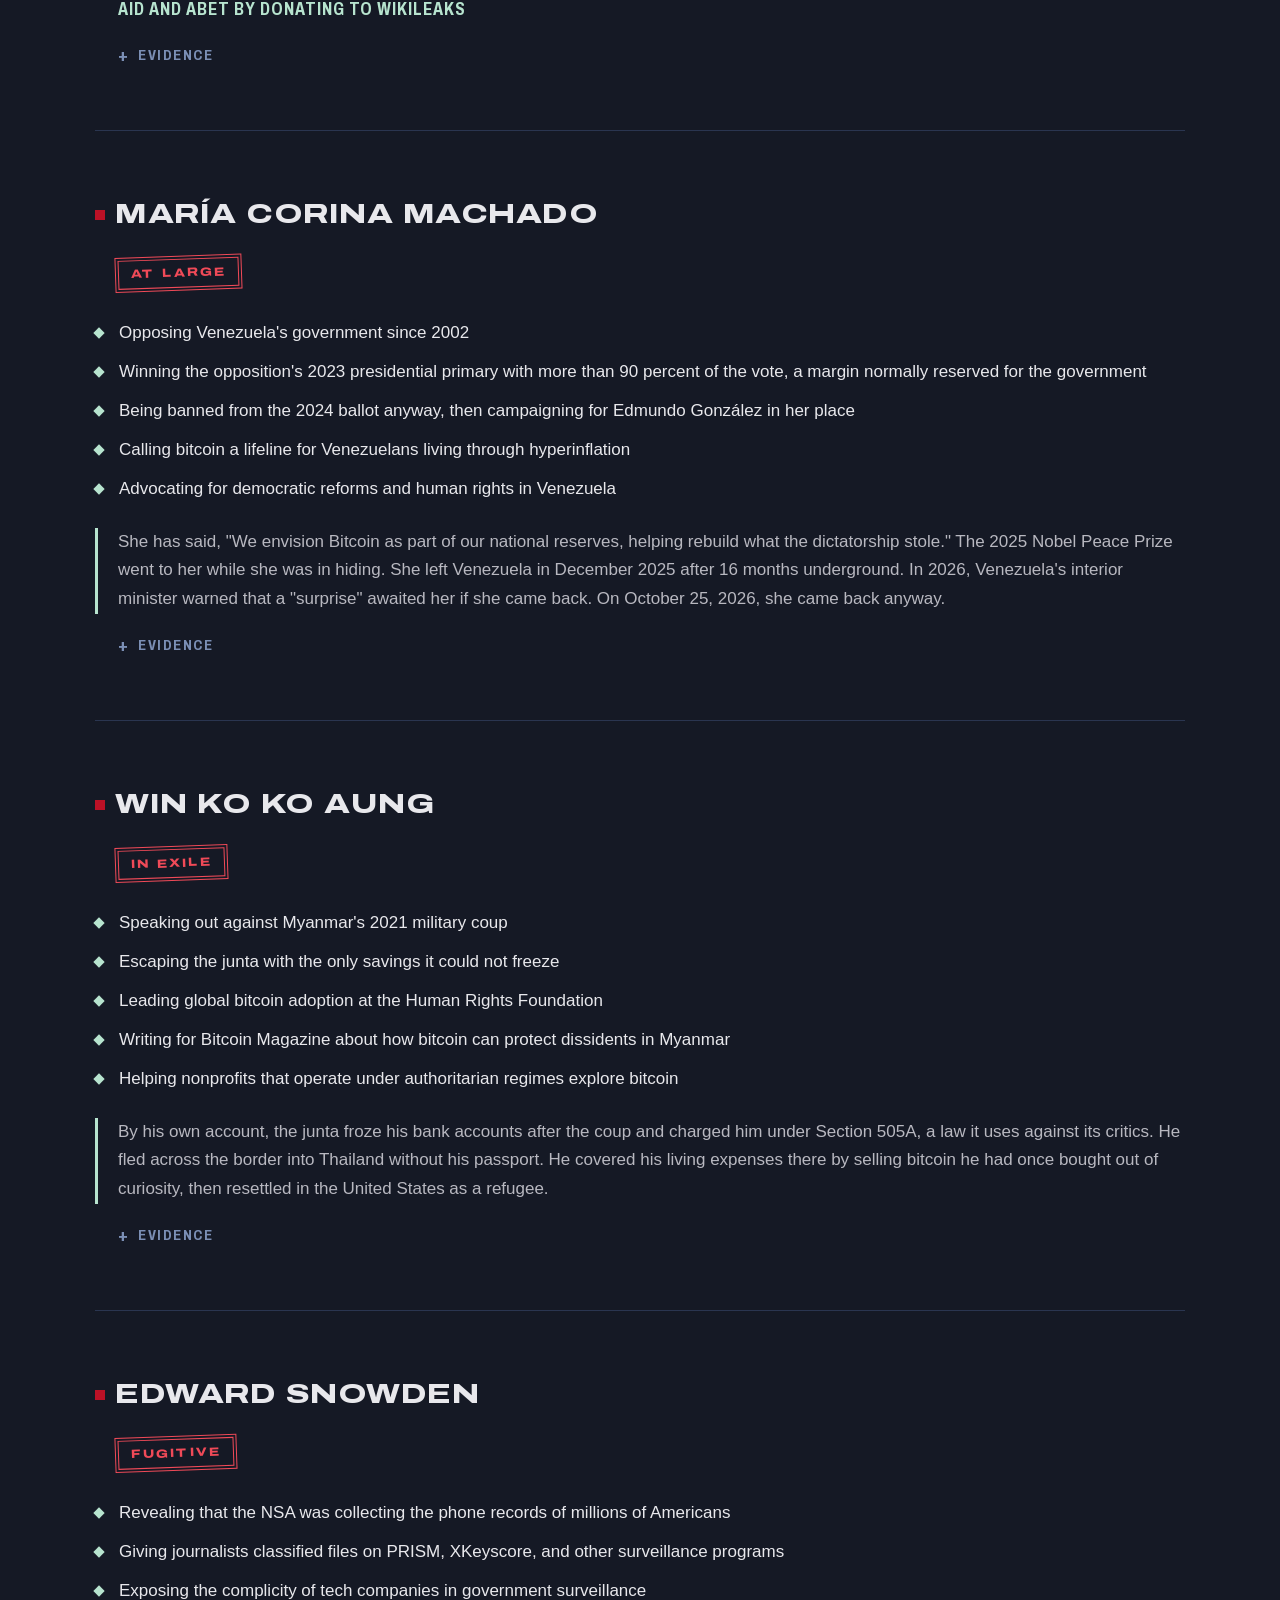
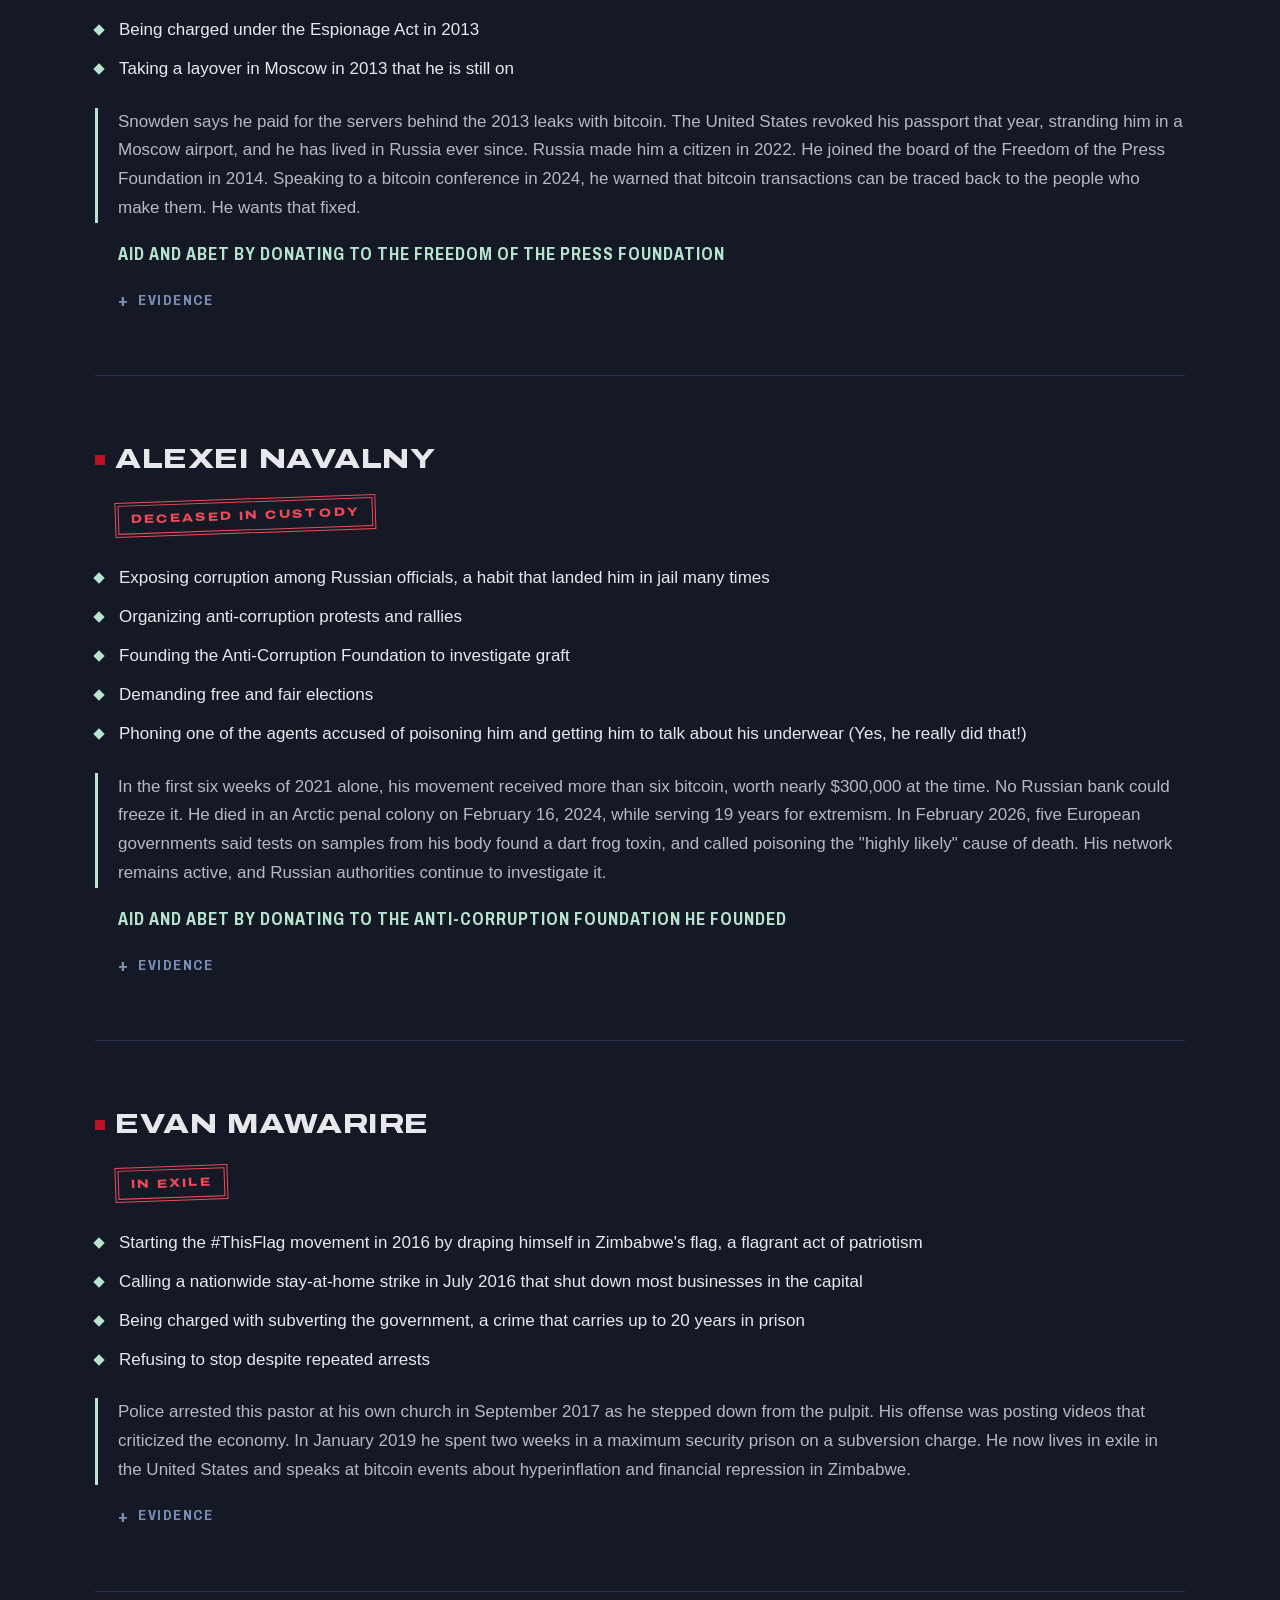
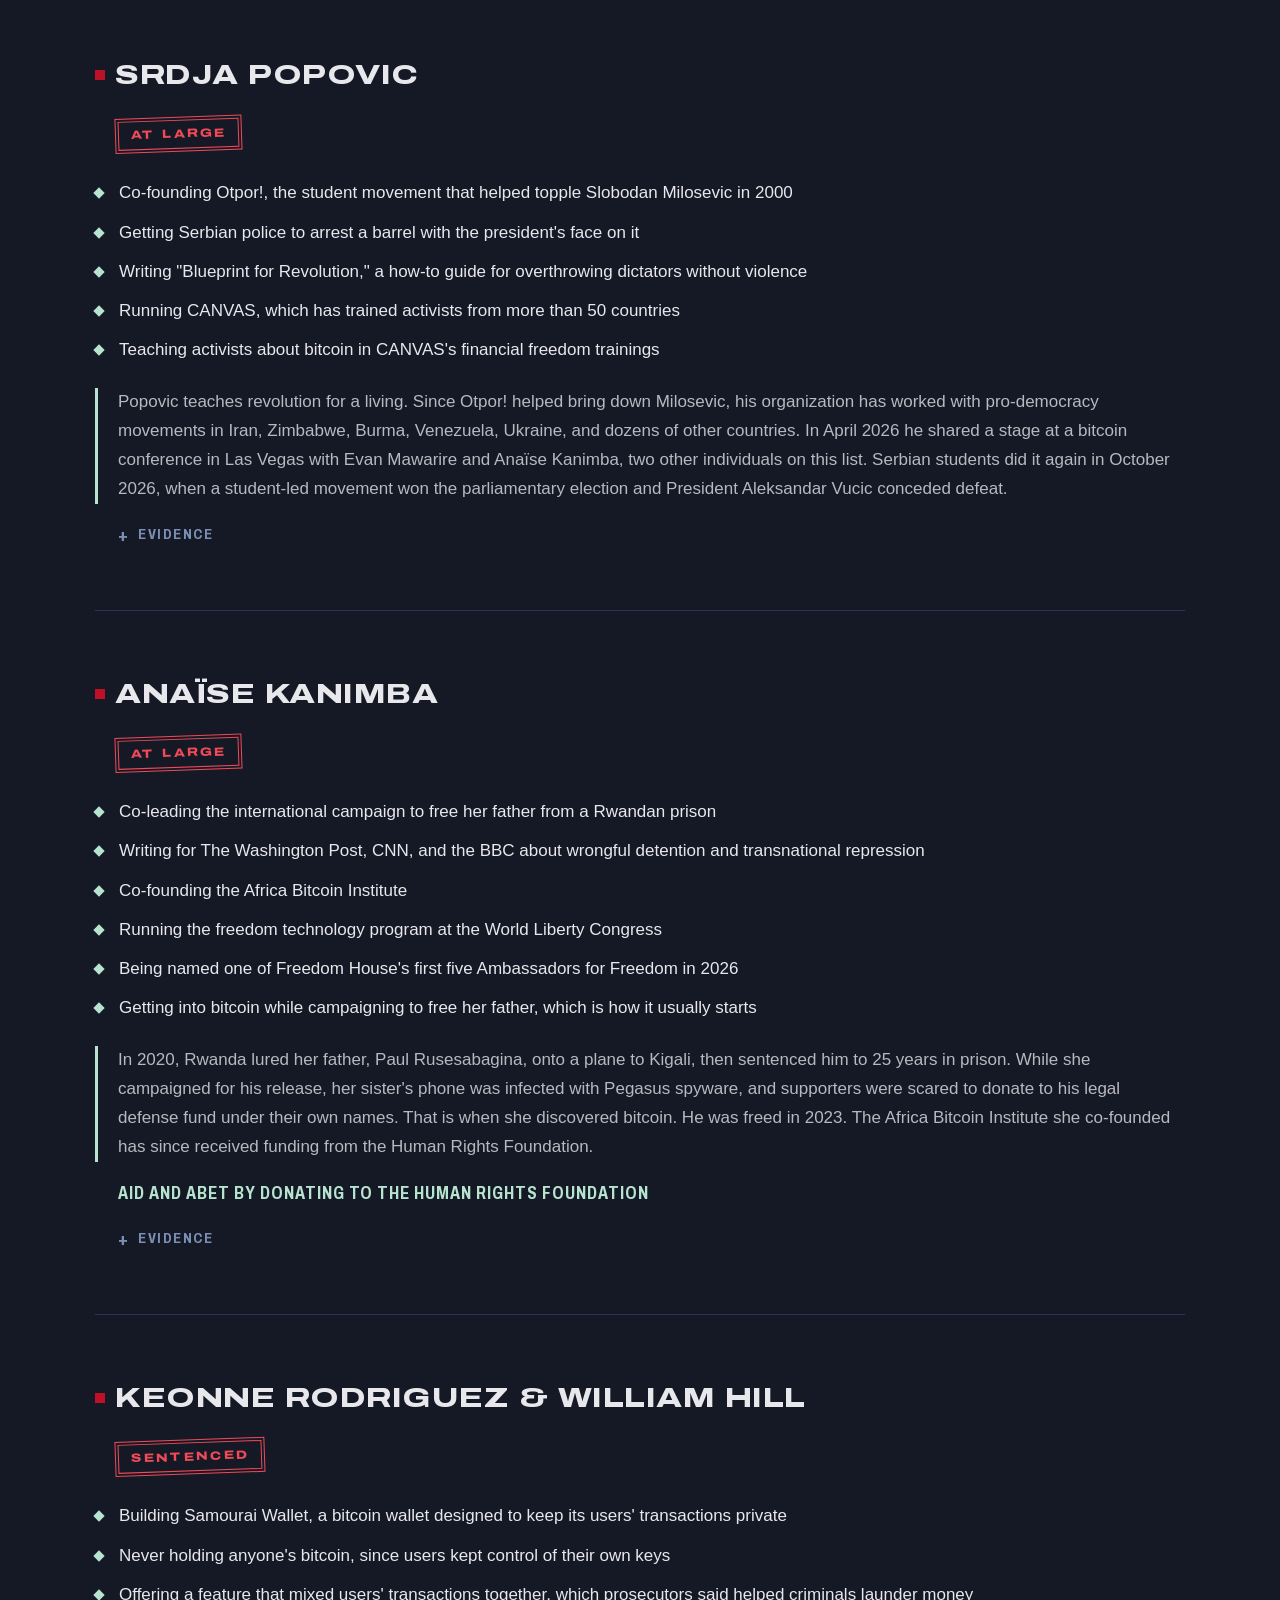
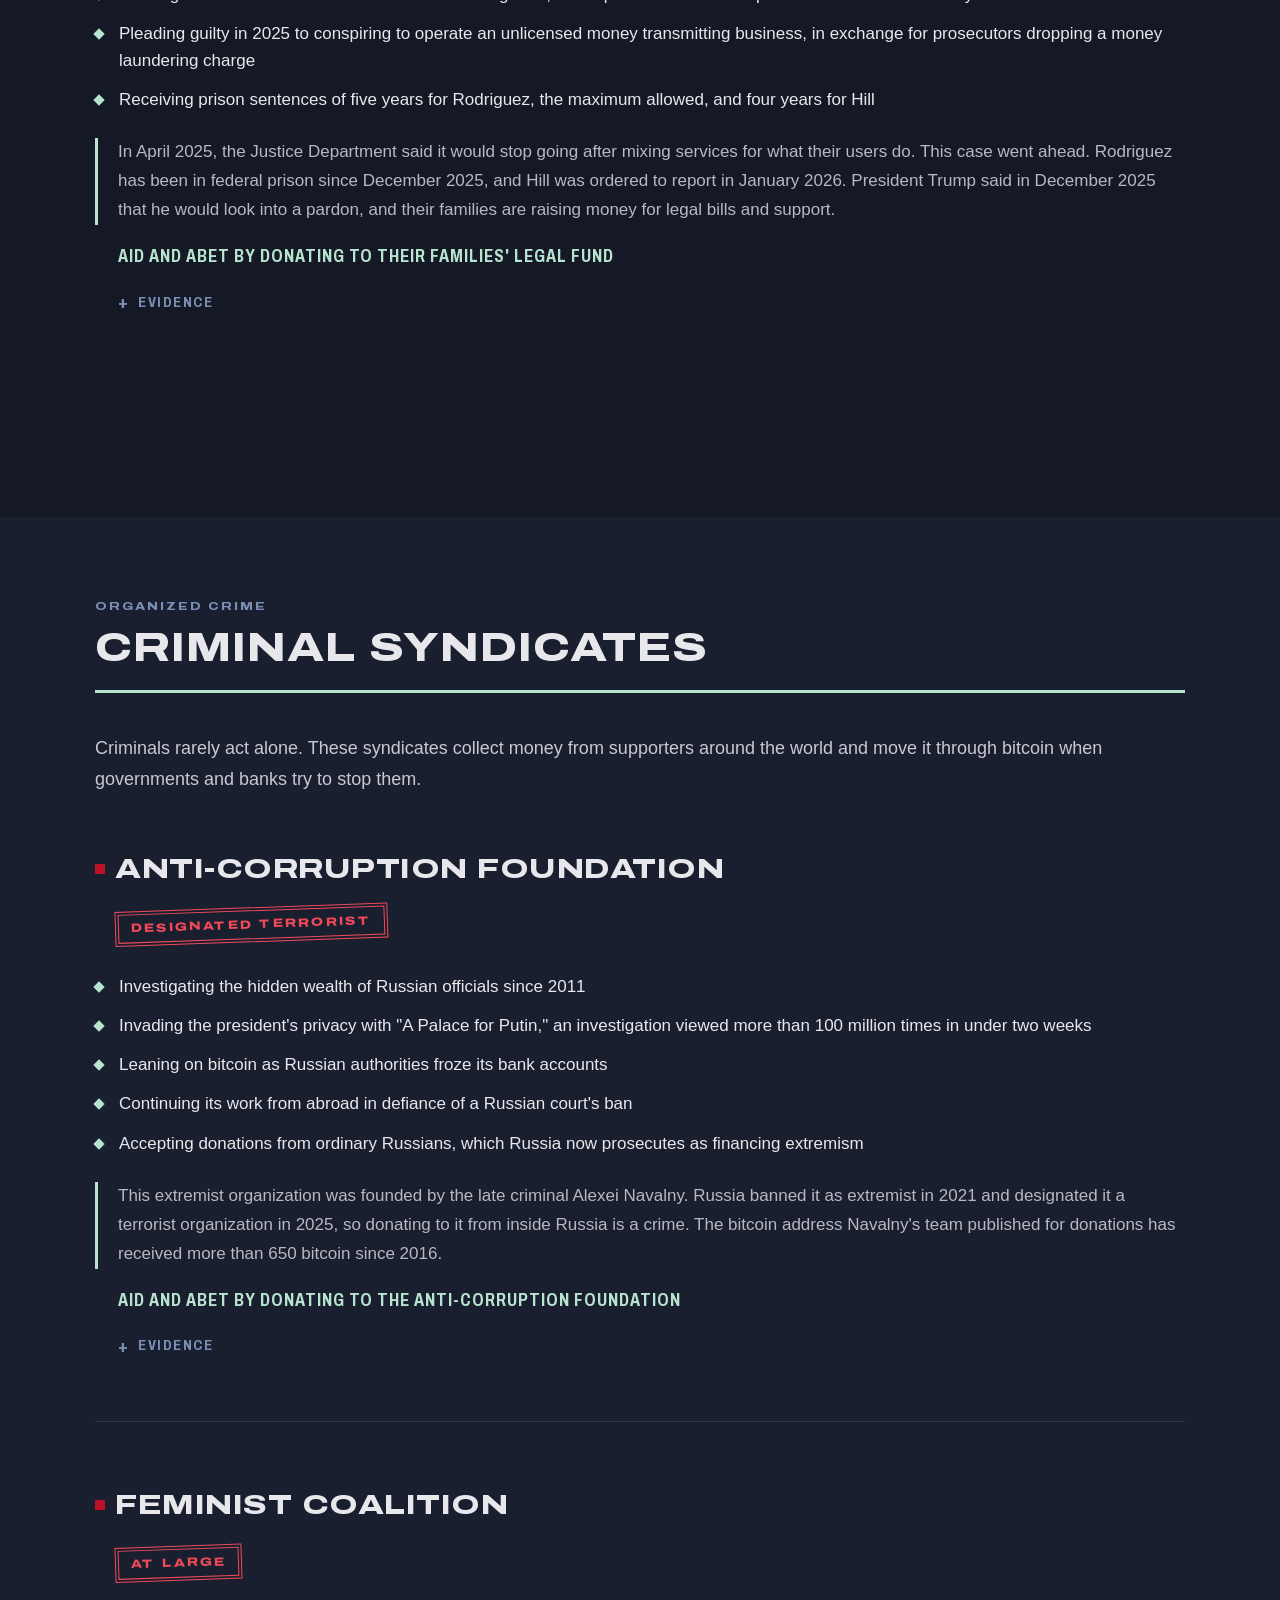
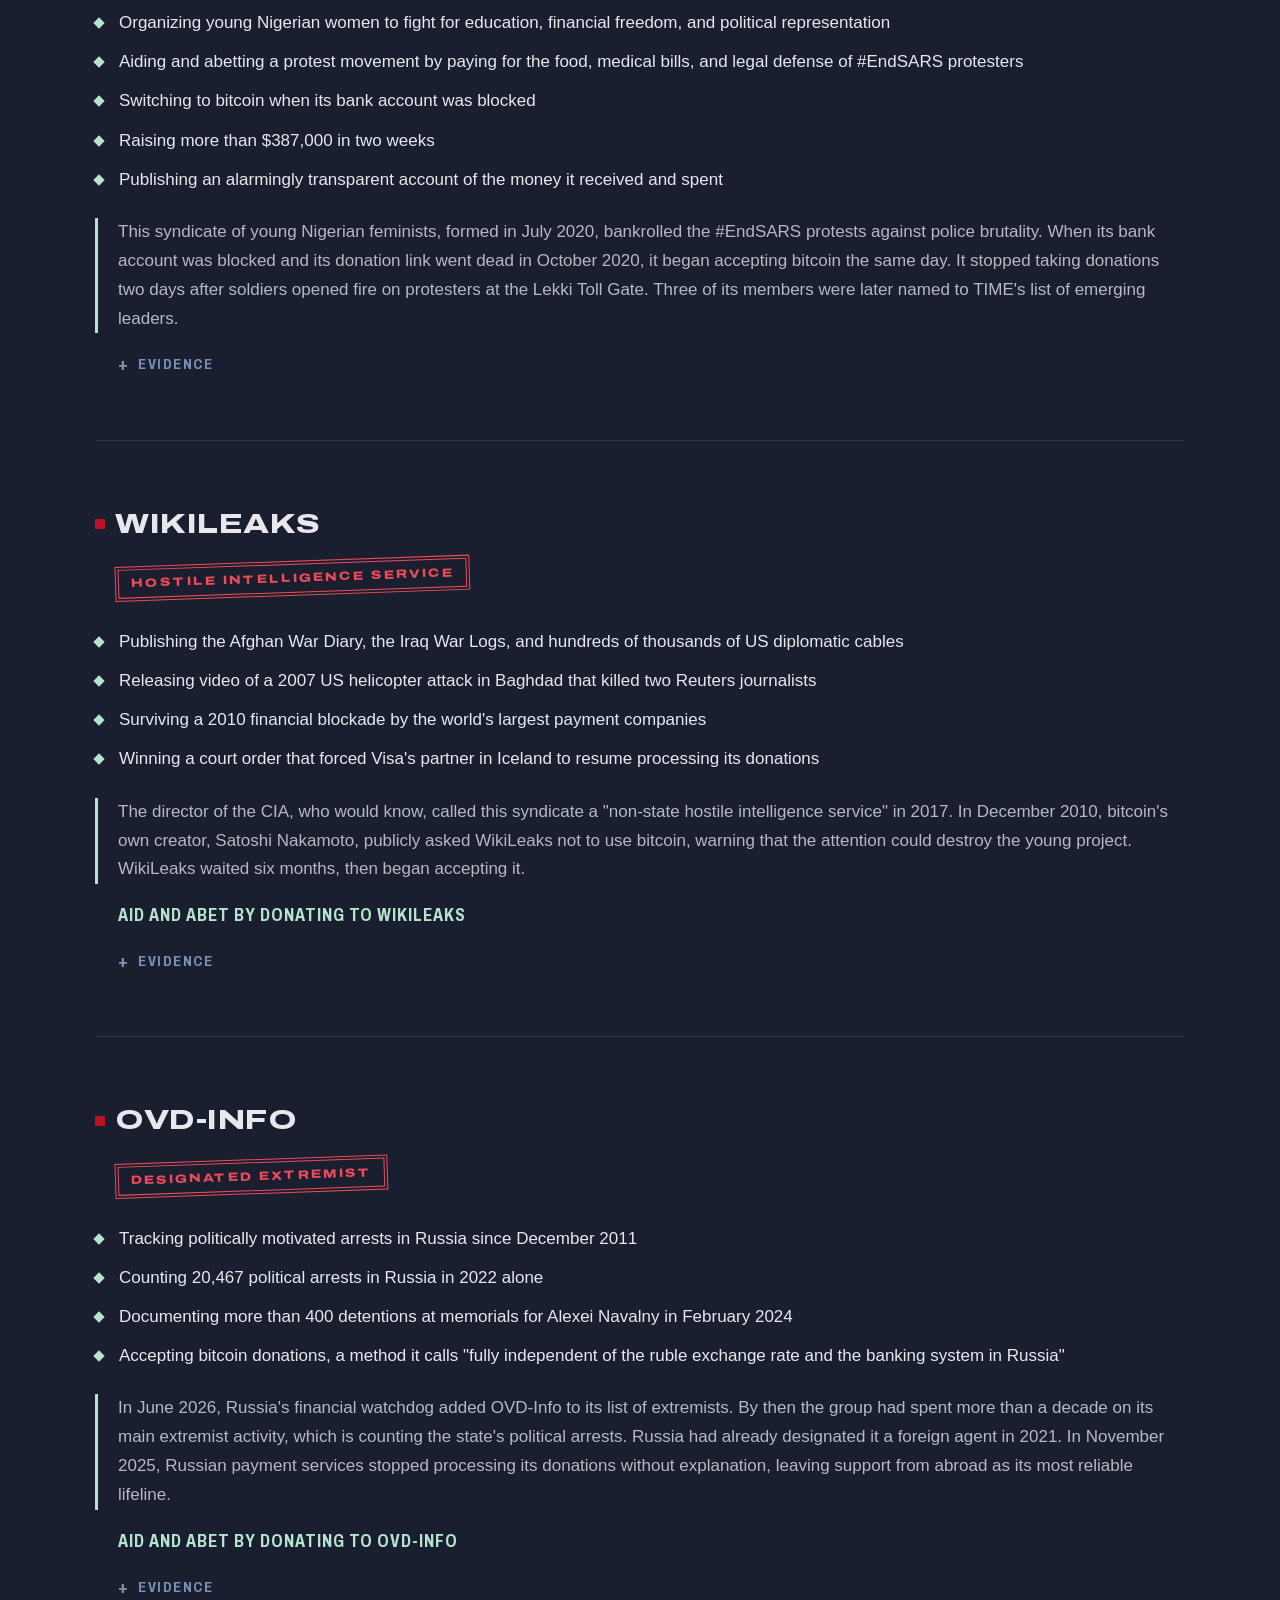
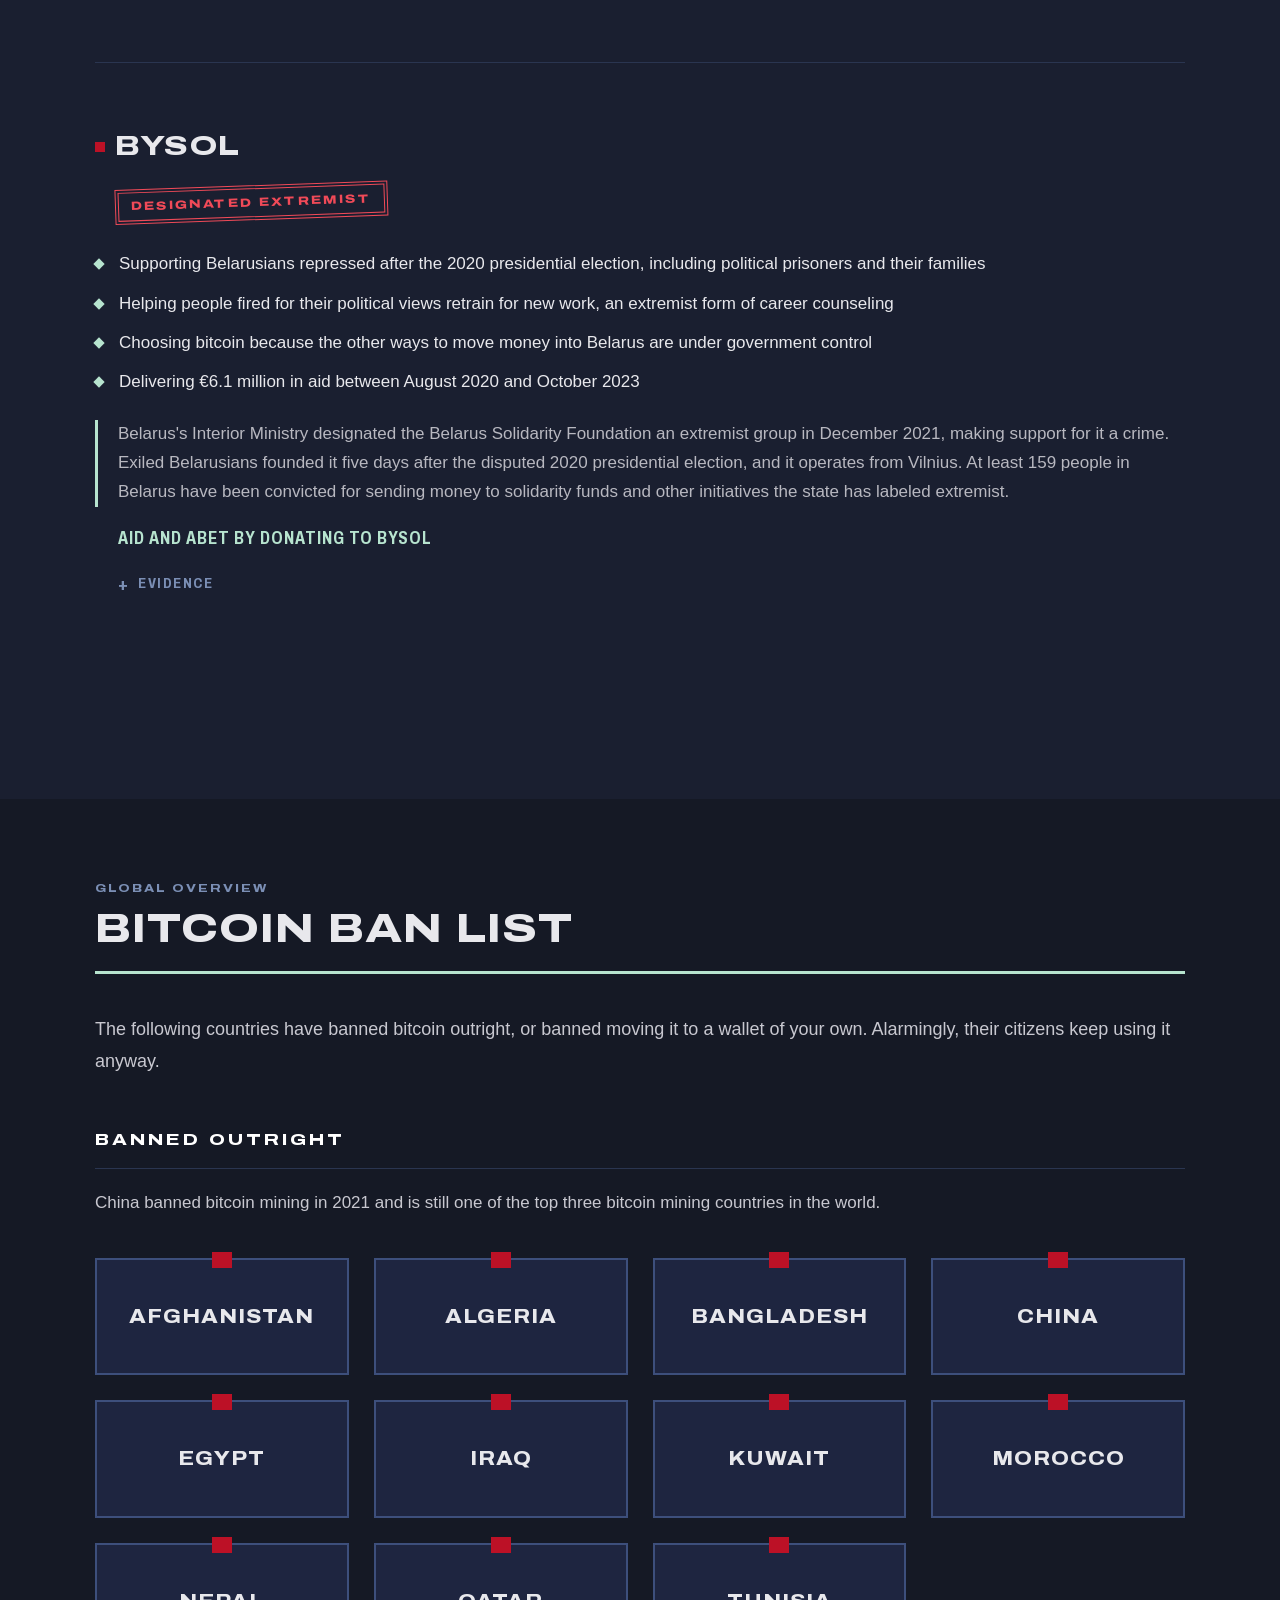
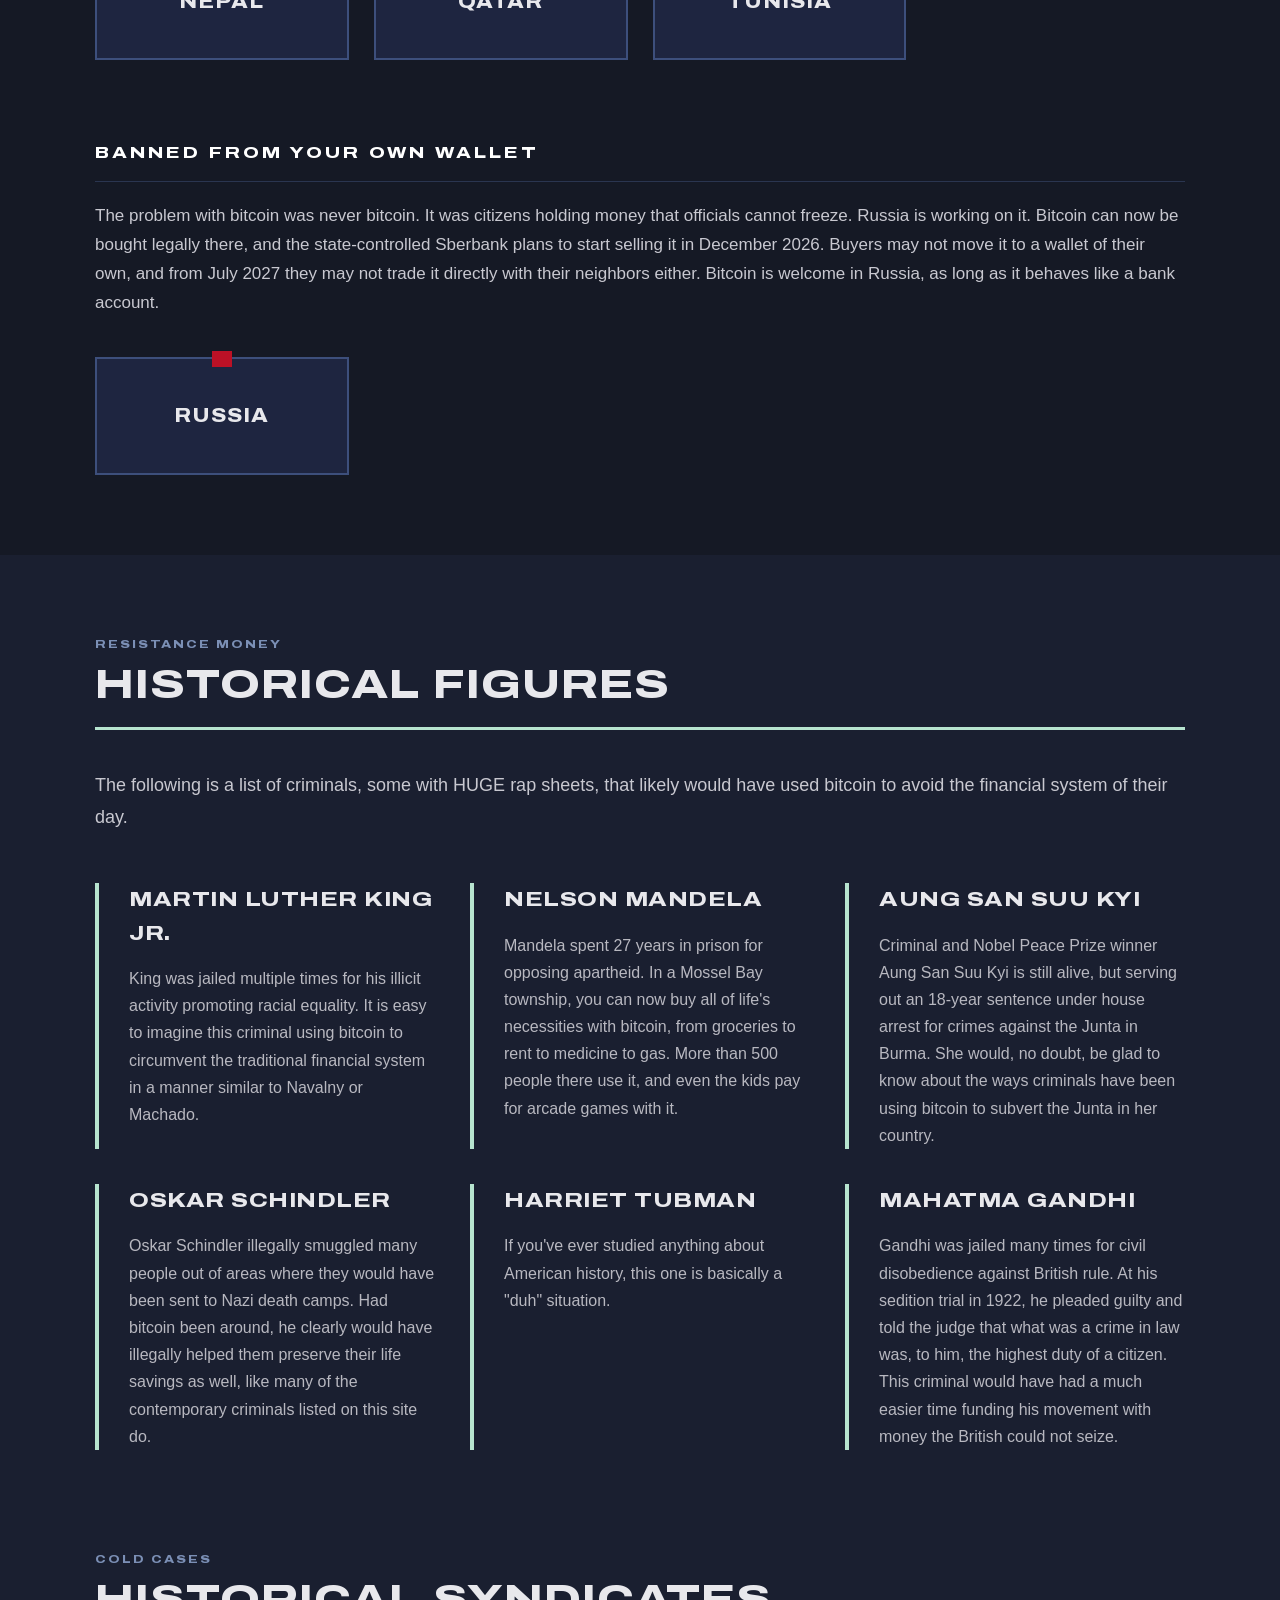
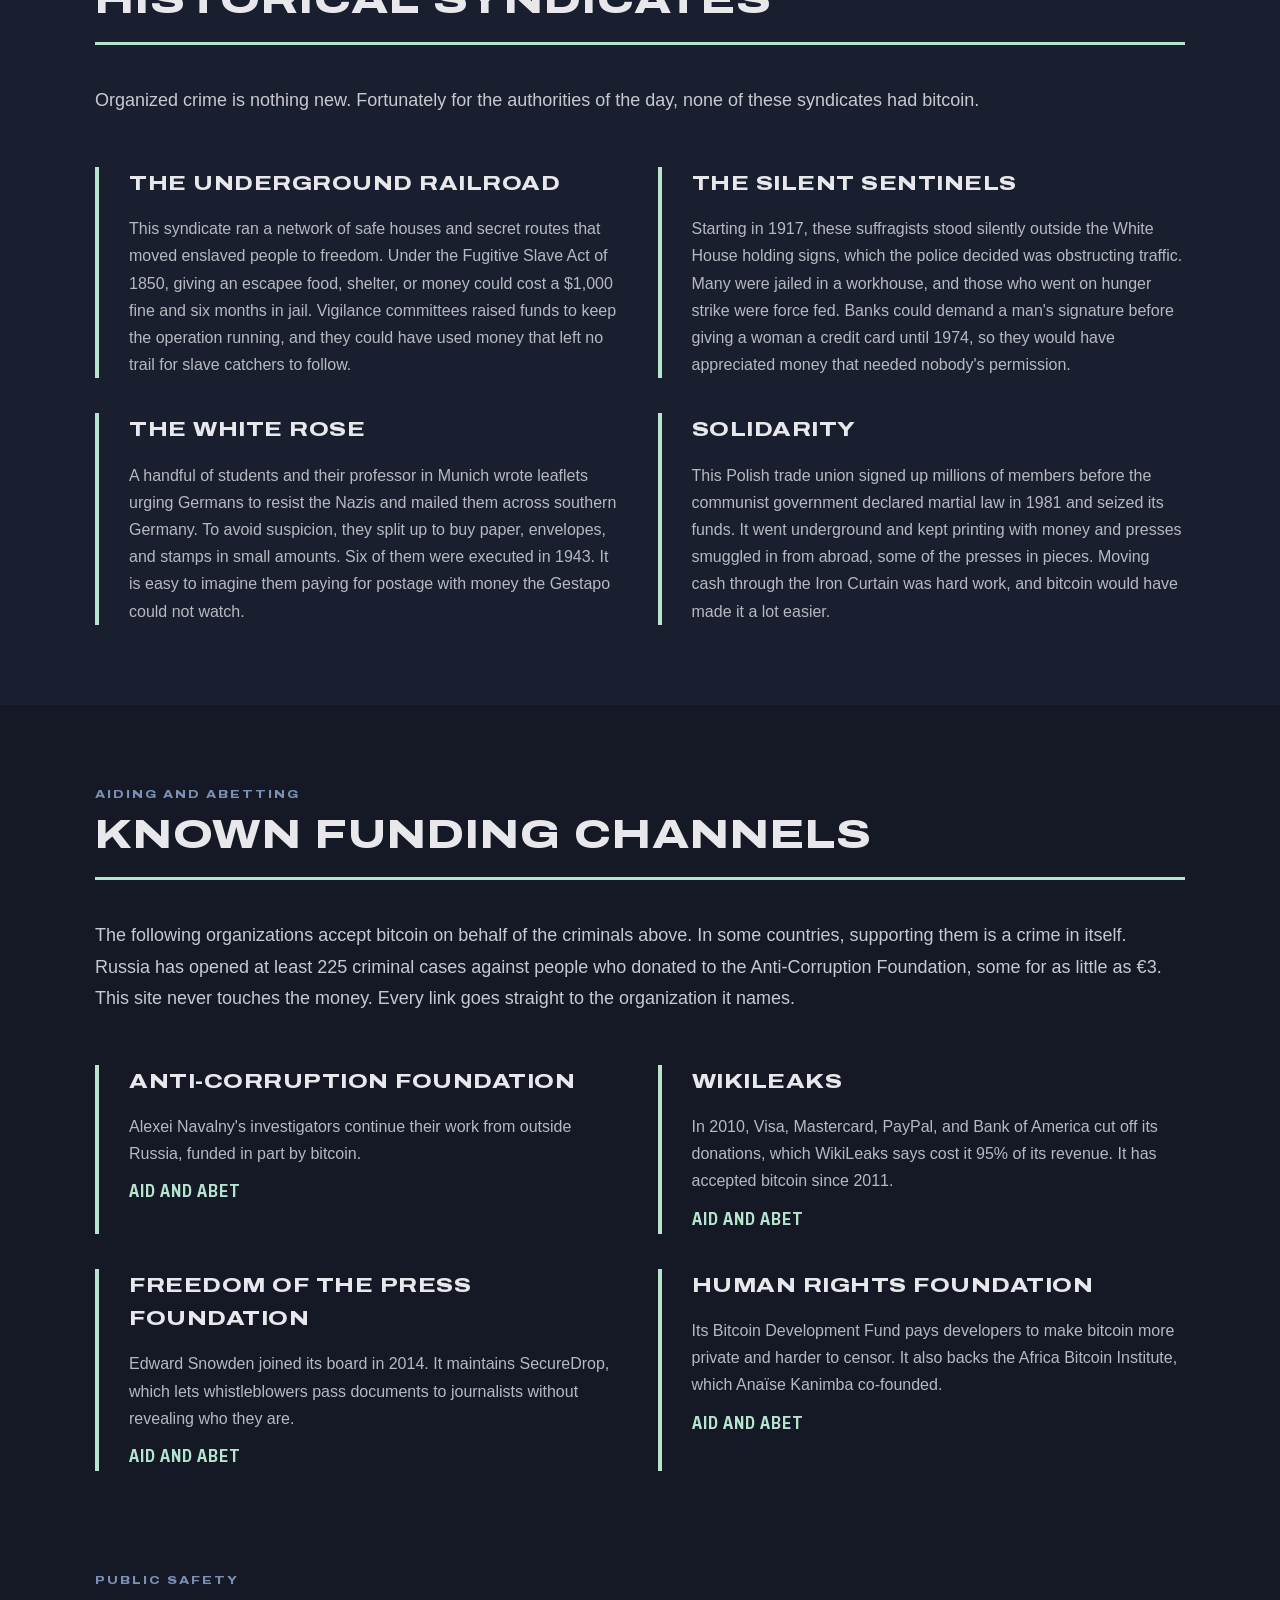
<file: threat/low/index.html>
<!DOCTYPE html>
<html lang="en">
<head>
    <meta charset="UTF-8">
    <meta name="viewport" content="width=device-width, initial-scale=1.0">
    <title>My bitcoin criminal threat level is LOW</title>
    <meta name="robots" content="noindex">
    <link rel="icon" href="/favicon.ico" sizes="48x48">
    <link rel="icon" href="/favicon.svg" type="image/svg+xml">
    <link rel="apple-touch-icon" href="/apple-touch-icon.png">
    <meta name="theme-color" content="#182658">
    <meta name="description" content="A satirical public warning about the activists, dissidents, and journalists who use bitcoin to resist authoritarian governments. Check your own threat level.">
    <meta property="og:title" content="My bitcoin criminal threat level is LOW">
    <meta property="og:description" content="A satirical public warning about the activists, dissidents, and journalists who use bitcoin to resist authoritarian governments. Check your own threat level.">
    <meta property="og:type" content="website">
    <meta property="og:url" content="https://bitcoinisforcriminals.com/threat/low/">
    <meta property="og:site_name" content="Bitcoin is for Criminals">
    <meta property="og:image" content="https://bitcoinisforcriminals.com/threat/low/card.png">
    <meta property="og:image:width" content="1200">
    <meta property="og:image:height" content="630">
    <meta property="og:image:alt" content="My bitcoin criminal threat level is LOW. No warning signs. Thank you for your compliance.">
    <meta name="twitter:card" content="summary_large_image">
    <meta name="twitter:title" content="My bitcoin criminal threat level is LOW">
    <meta name="twitter:description" content="A satirical public warning about the activists, dissidents, and journalists who use bitcoin to resist authoritarian governments. Check your own threat level.">
    <meta name="twitter:image" content="https://bitcoinisforcriminals.com/threat/low/card.png">
    <meta name="twitter:image:alt" content="My bitcoin criminal threat level is LOW. No warning signs. Thank you for your compliance.">
    <script>location.replace('/');</script>
    <style>
        html {
            background: #0D1220;
        }

        body {
            margin: 0;
            min-height: 100vh;
            display: flex;
            align-items: center;
            justify-content: center;
            font-family: Georgia, serif;
        }

        a {
            color: #B7E4CF;
            font-size: 18px;
            text-underline-offset: 3px;
        }
    </style>
</head>
<body>
    <a href="/">Continue to Bitcoin is for Criminals</a>
</body>
</html>
</file>
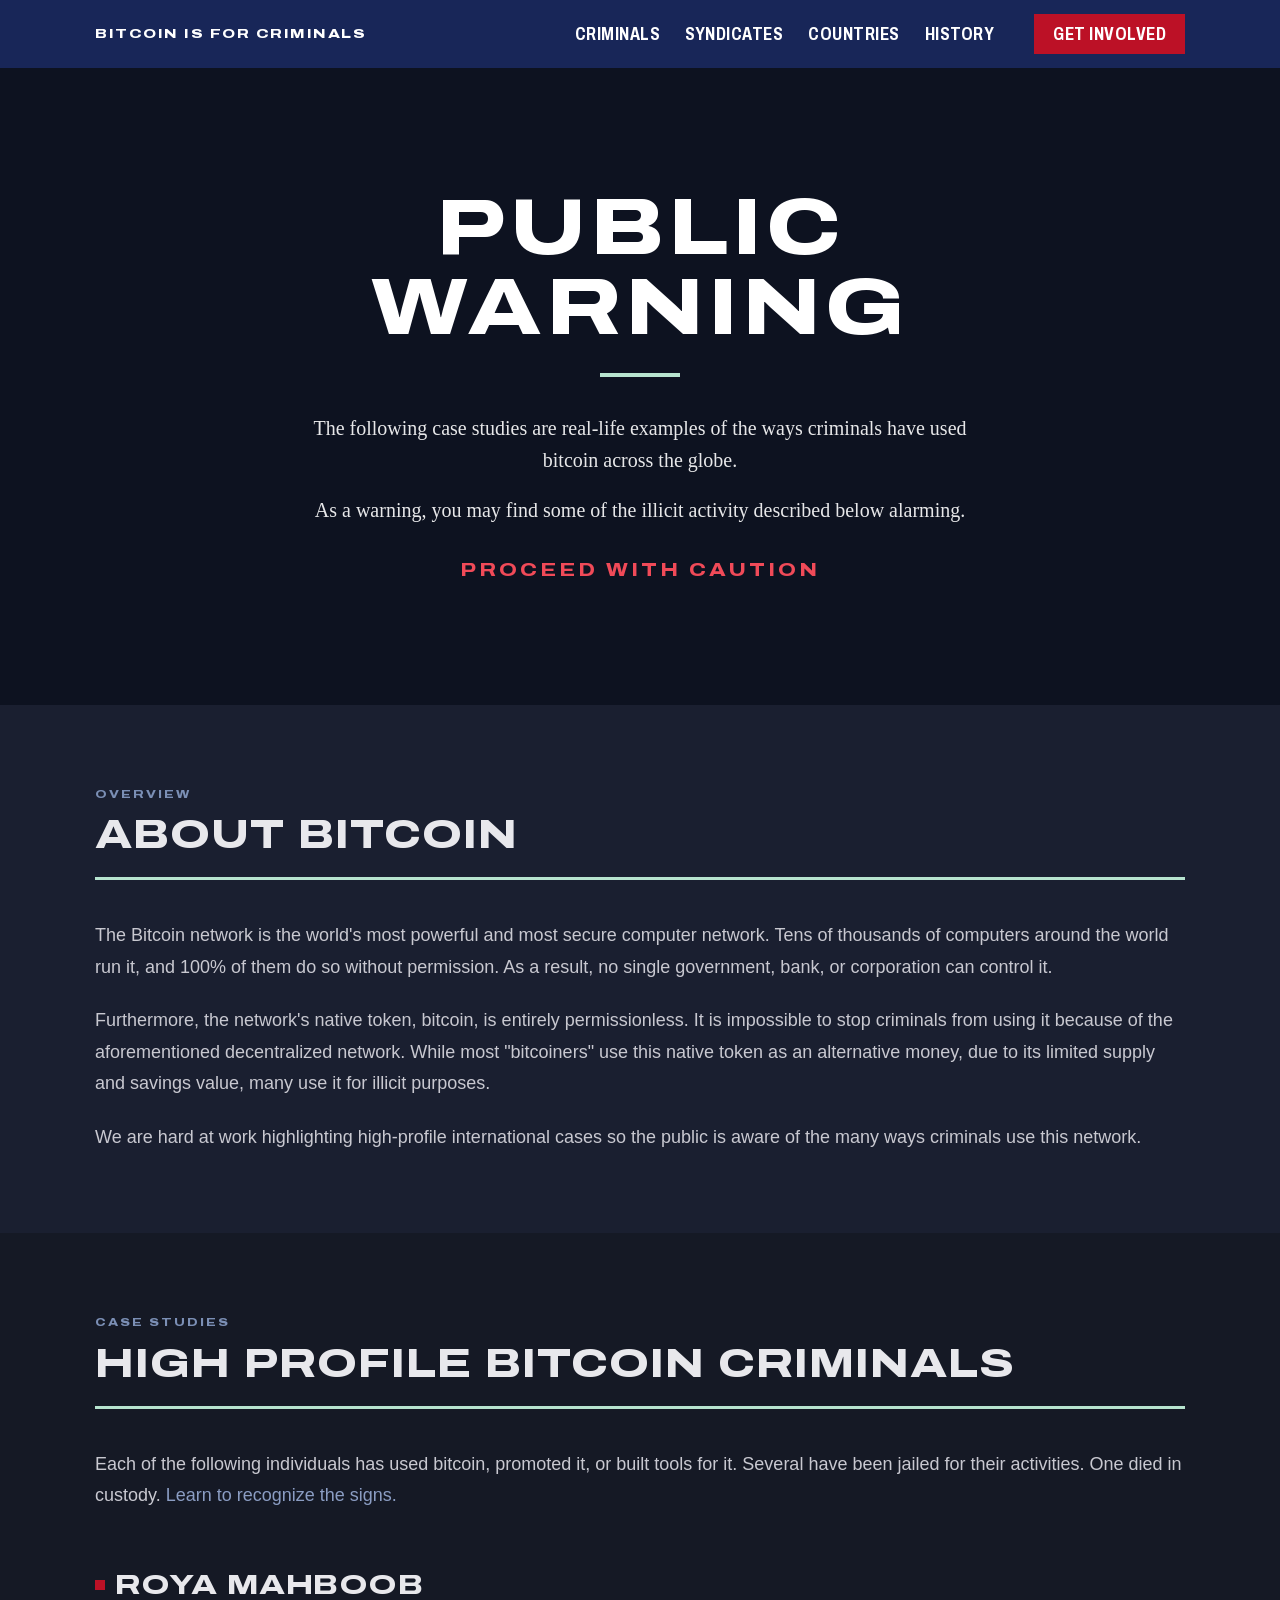
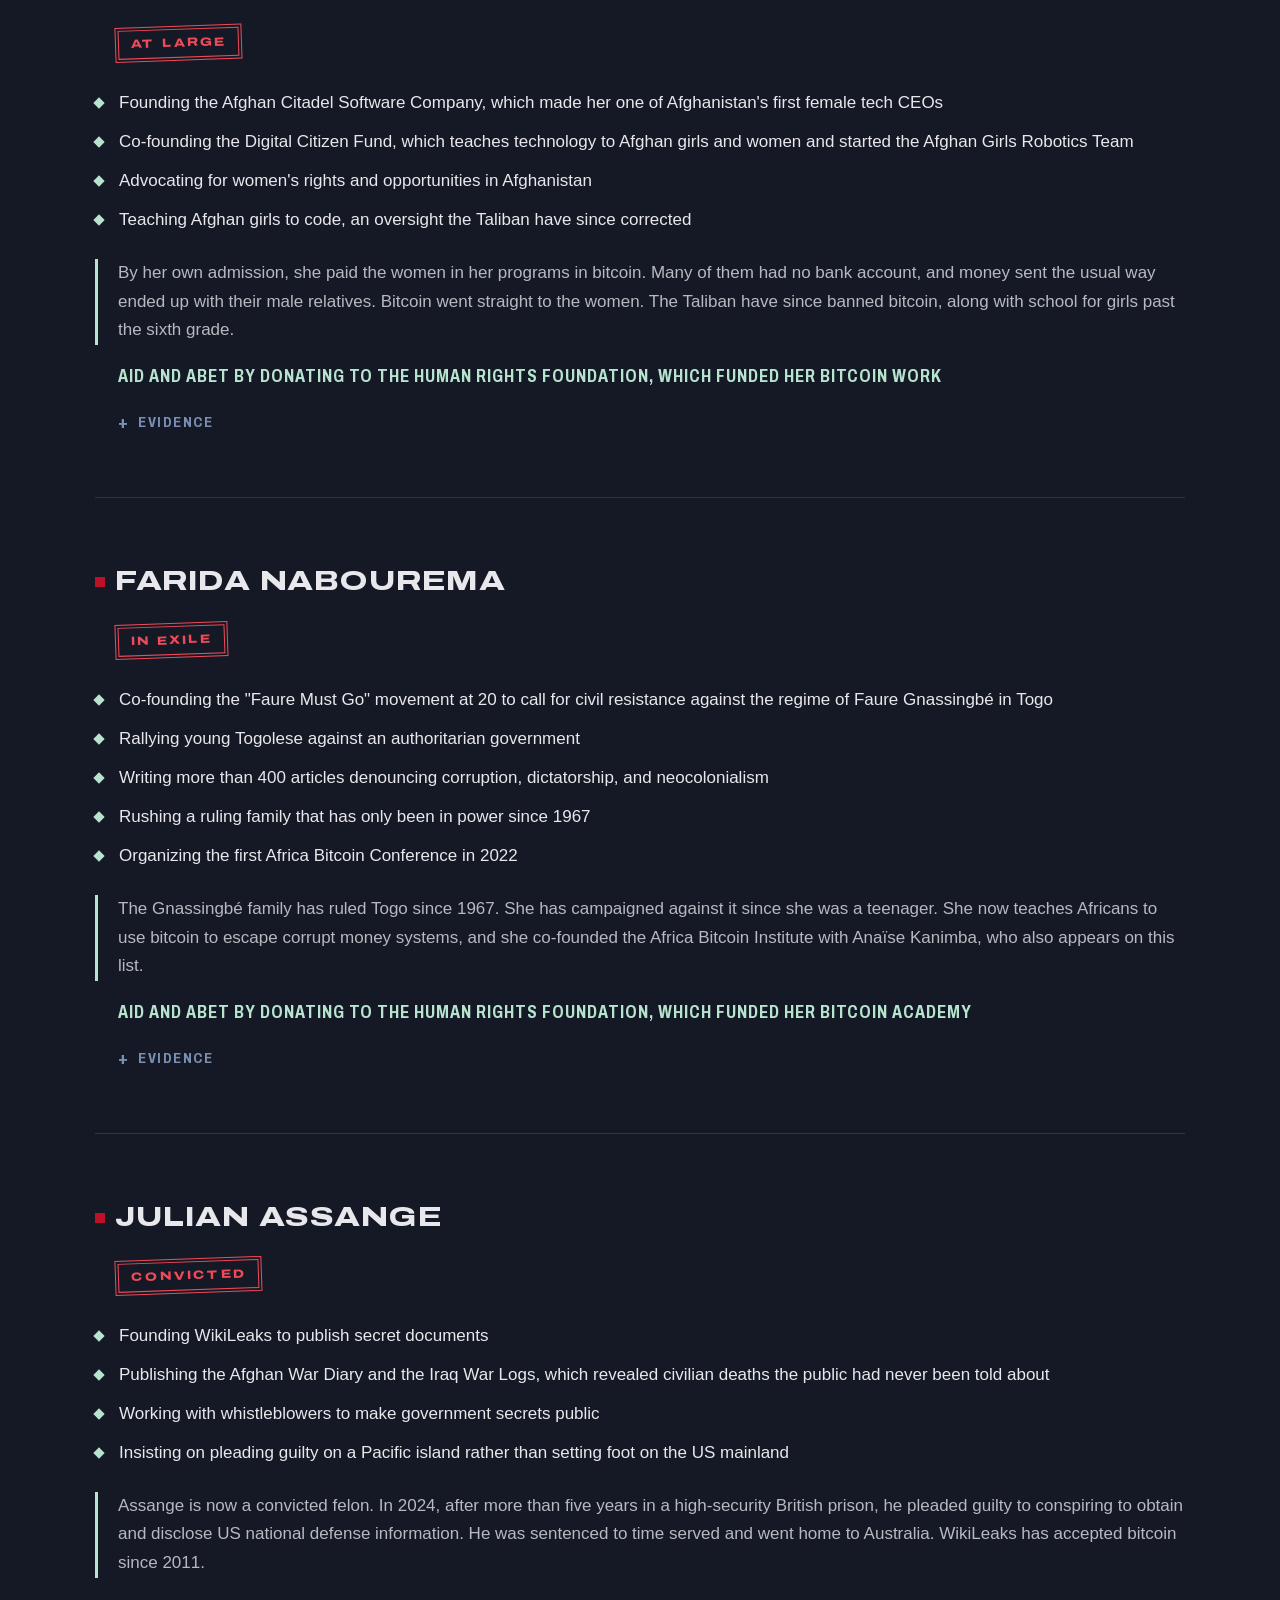
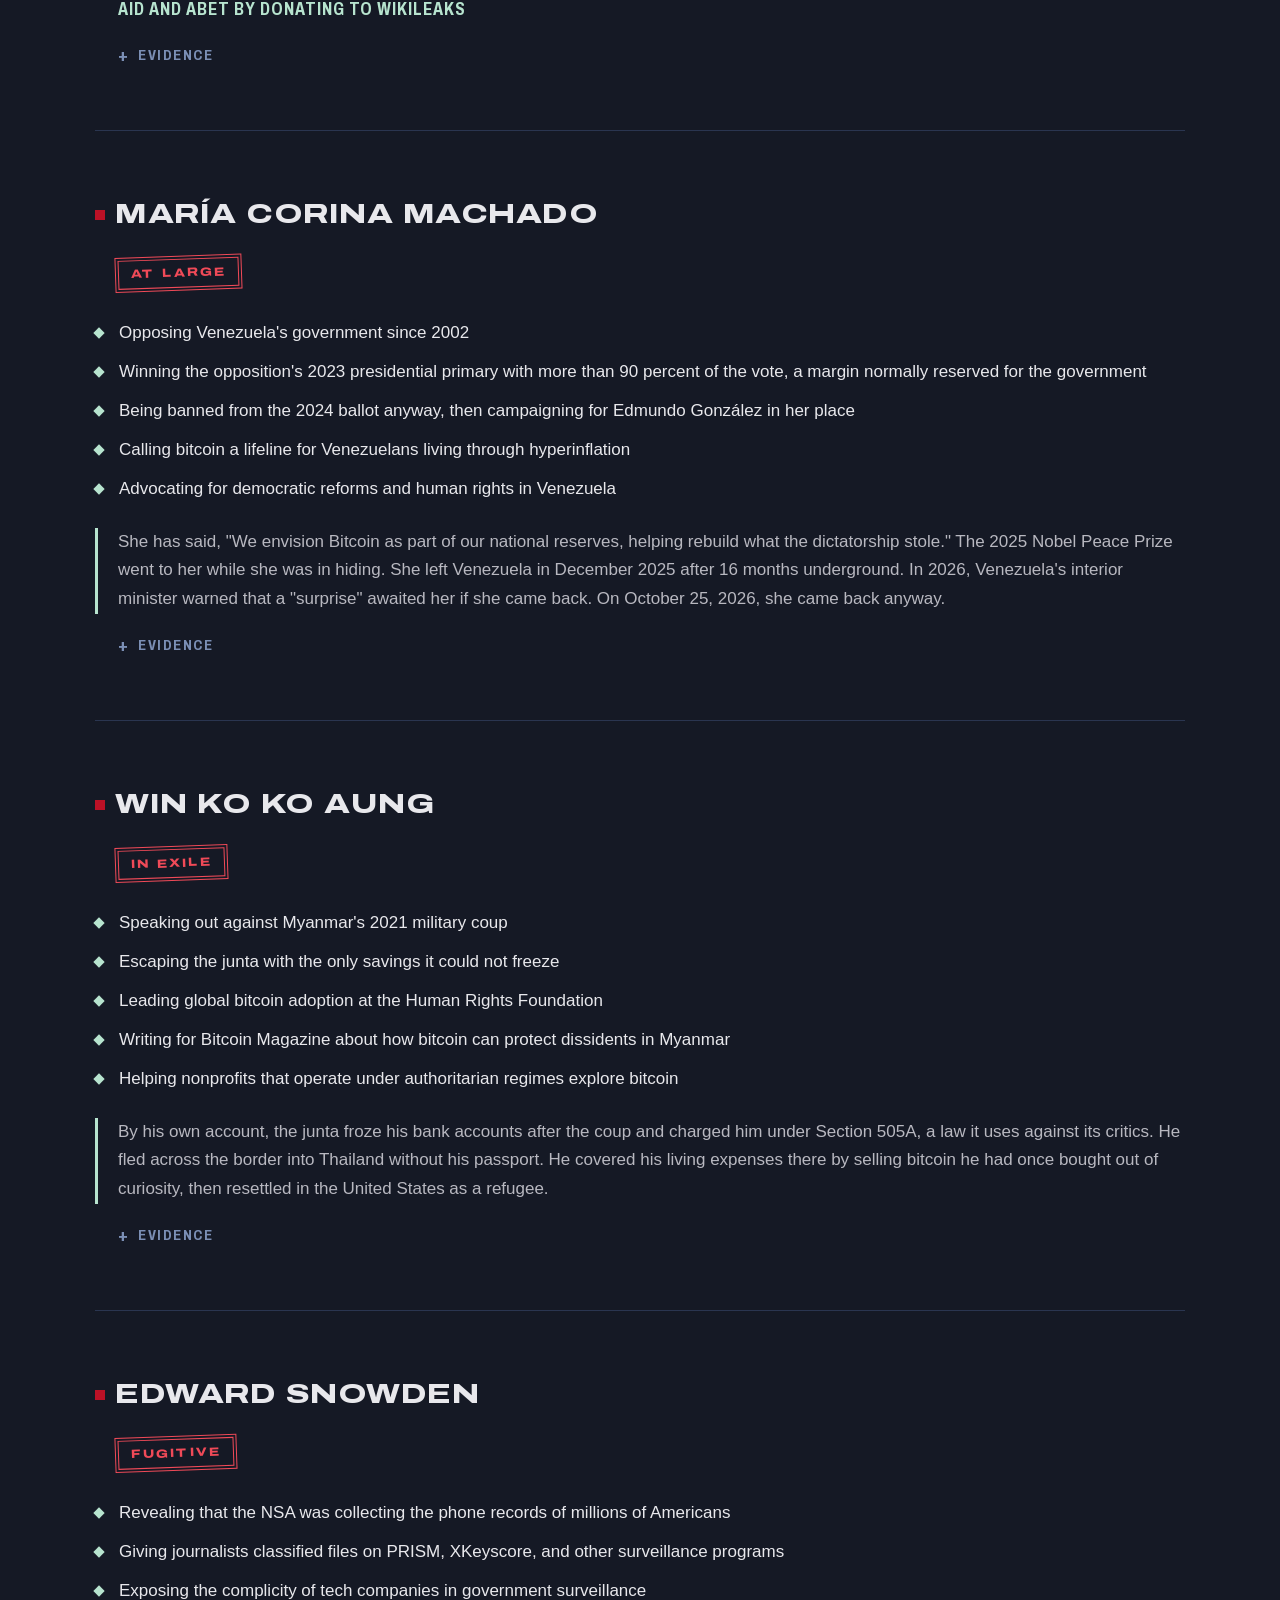
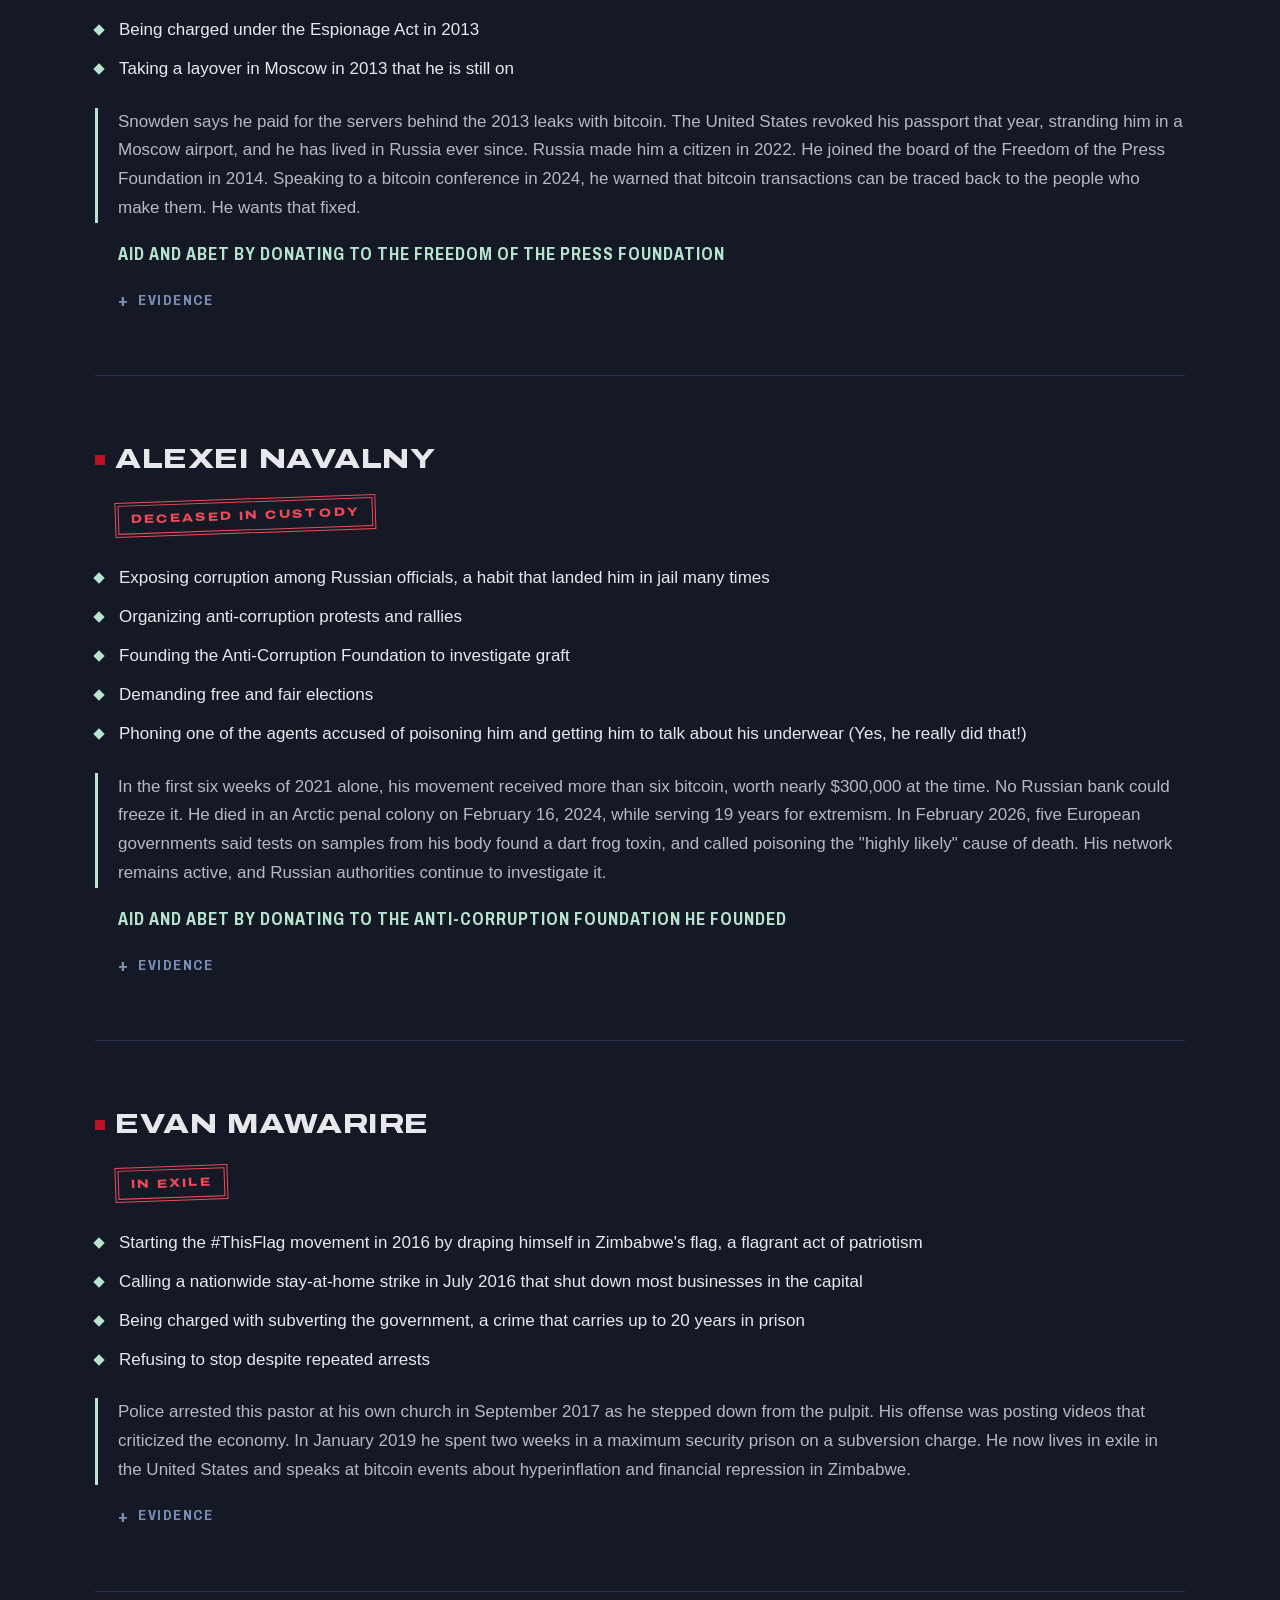
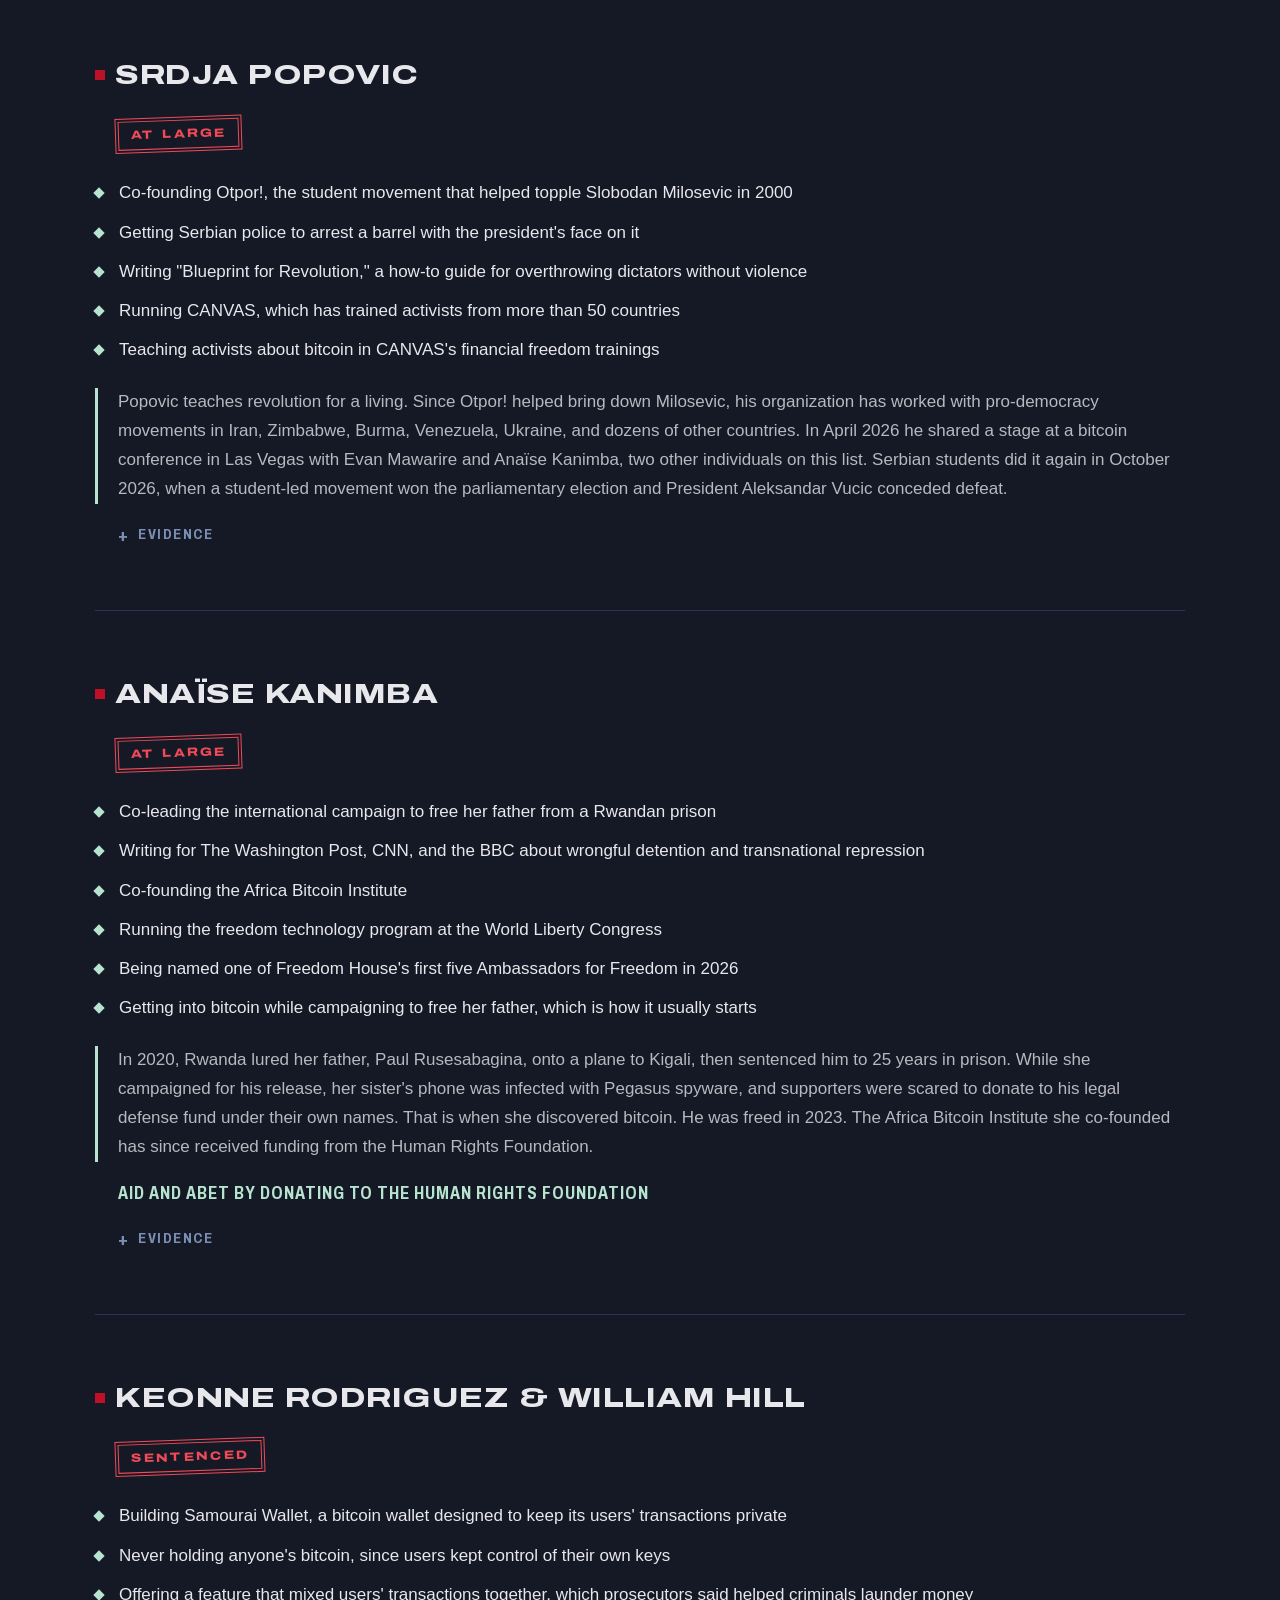
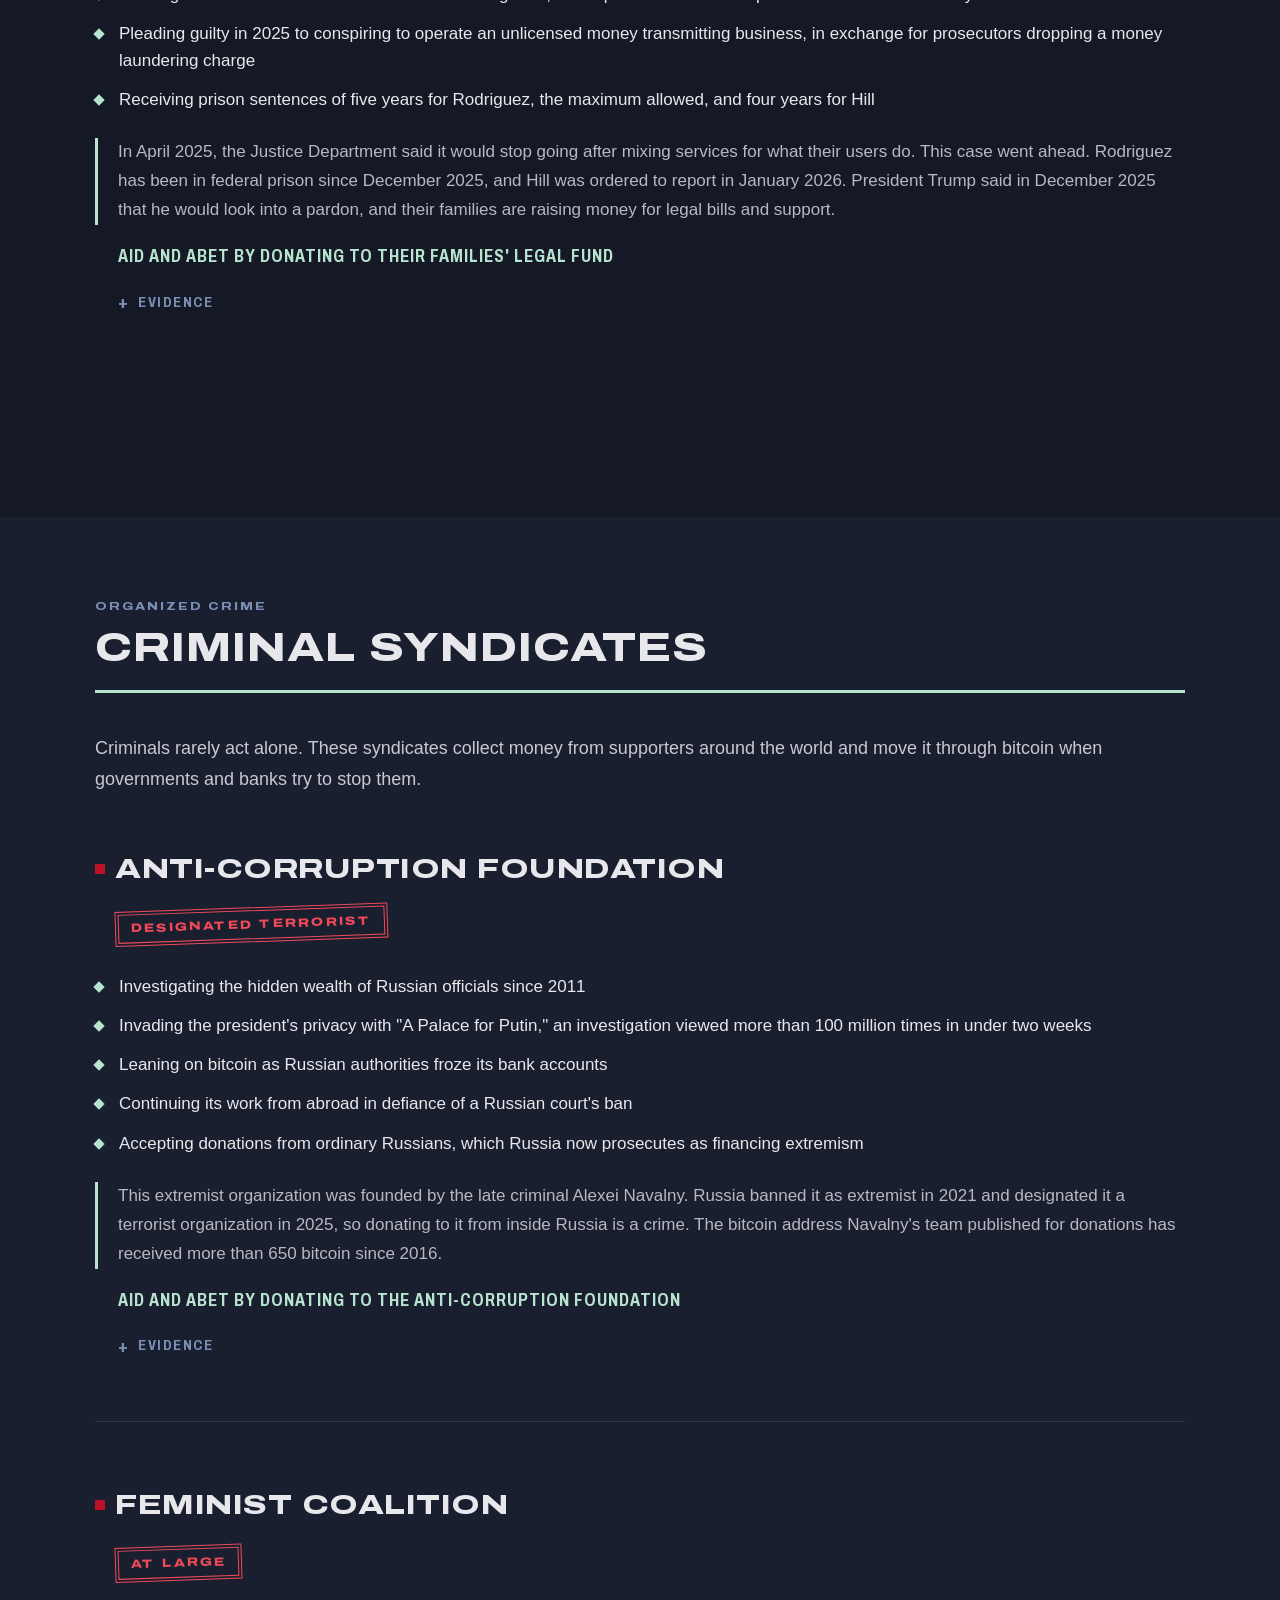
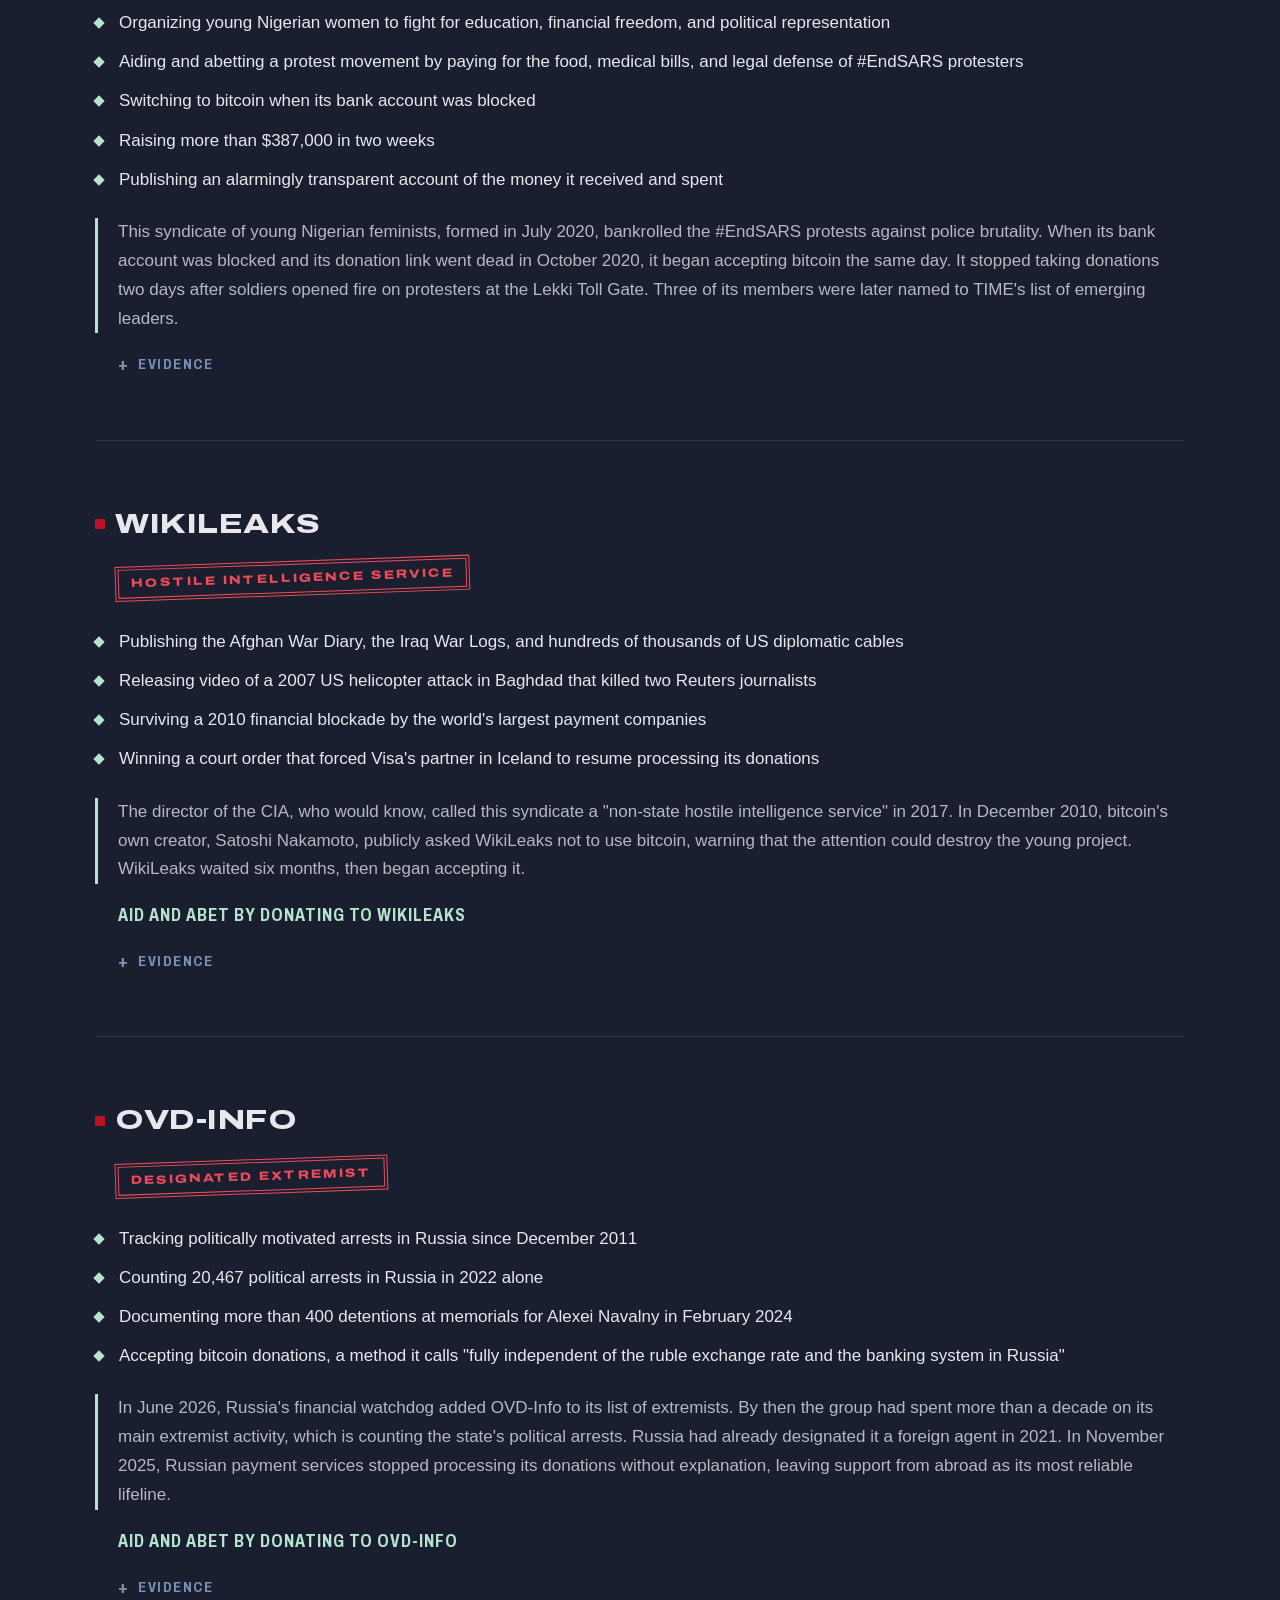
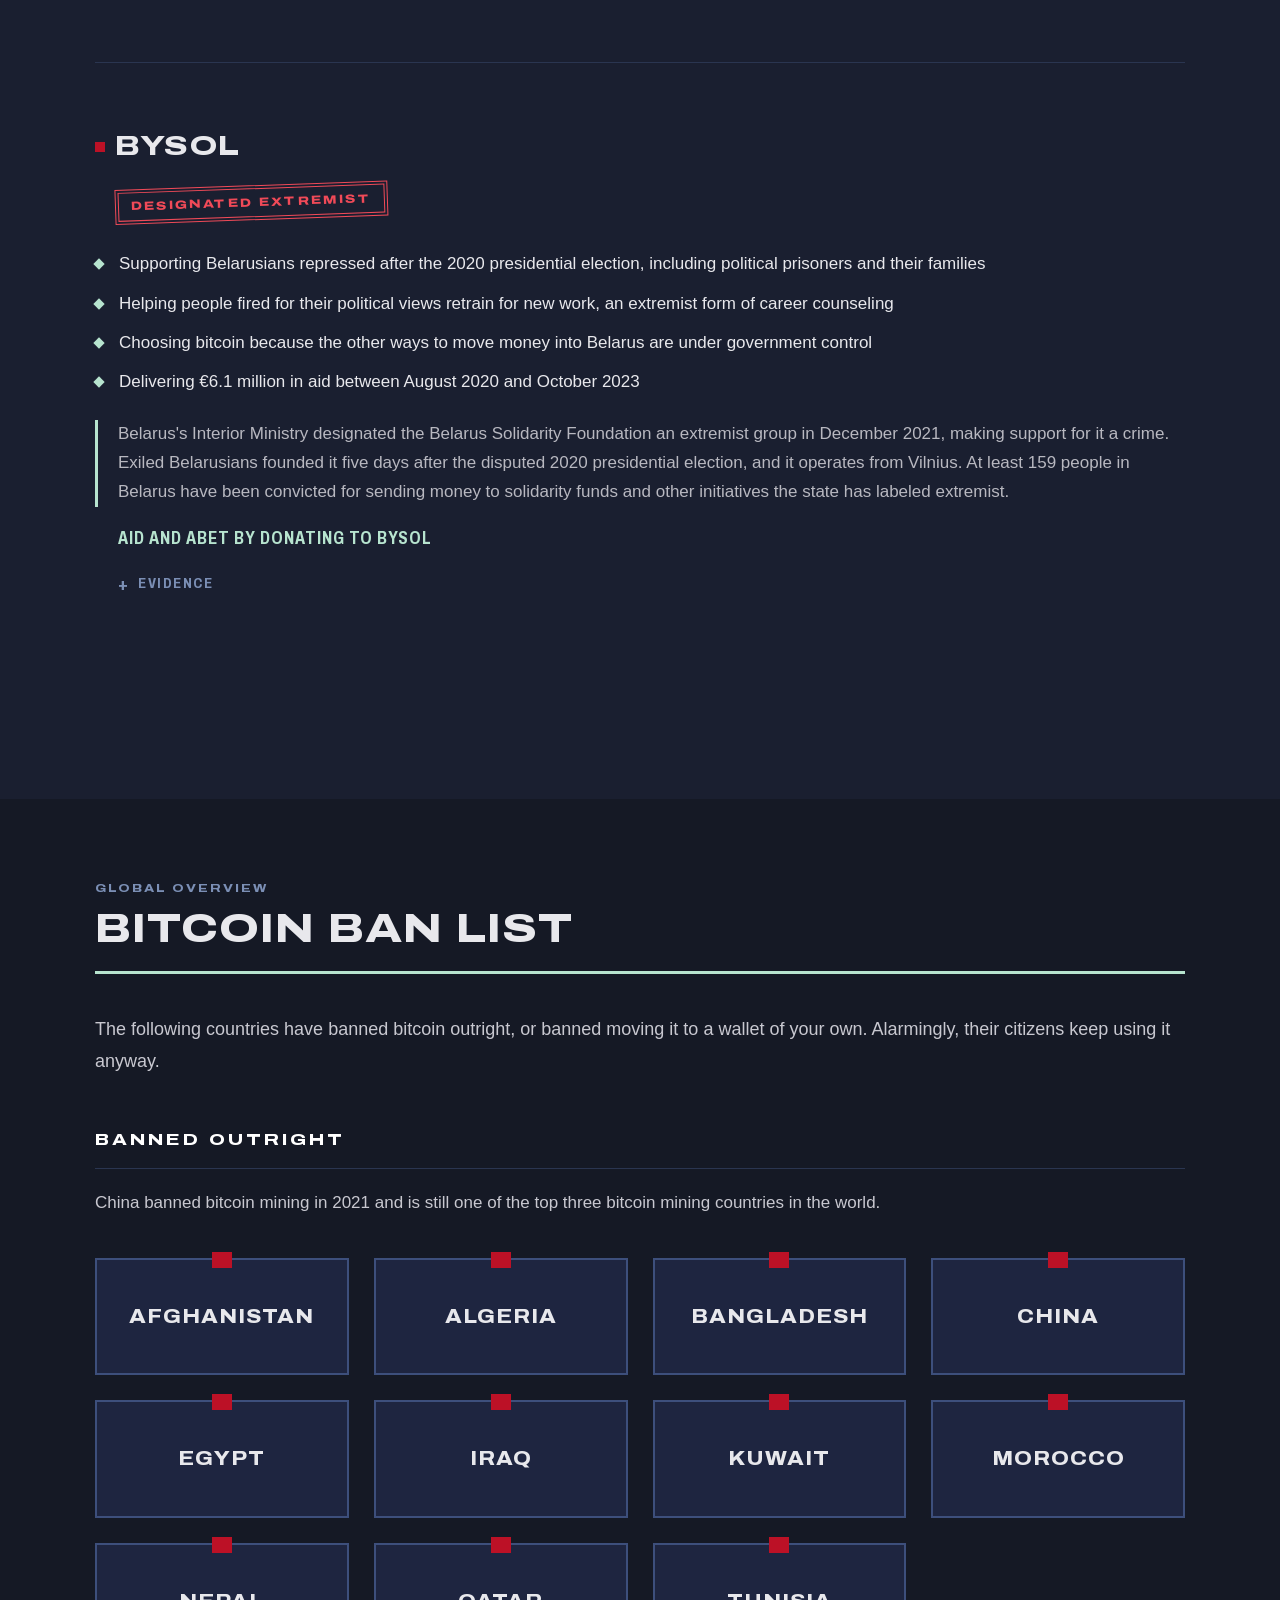
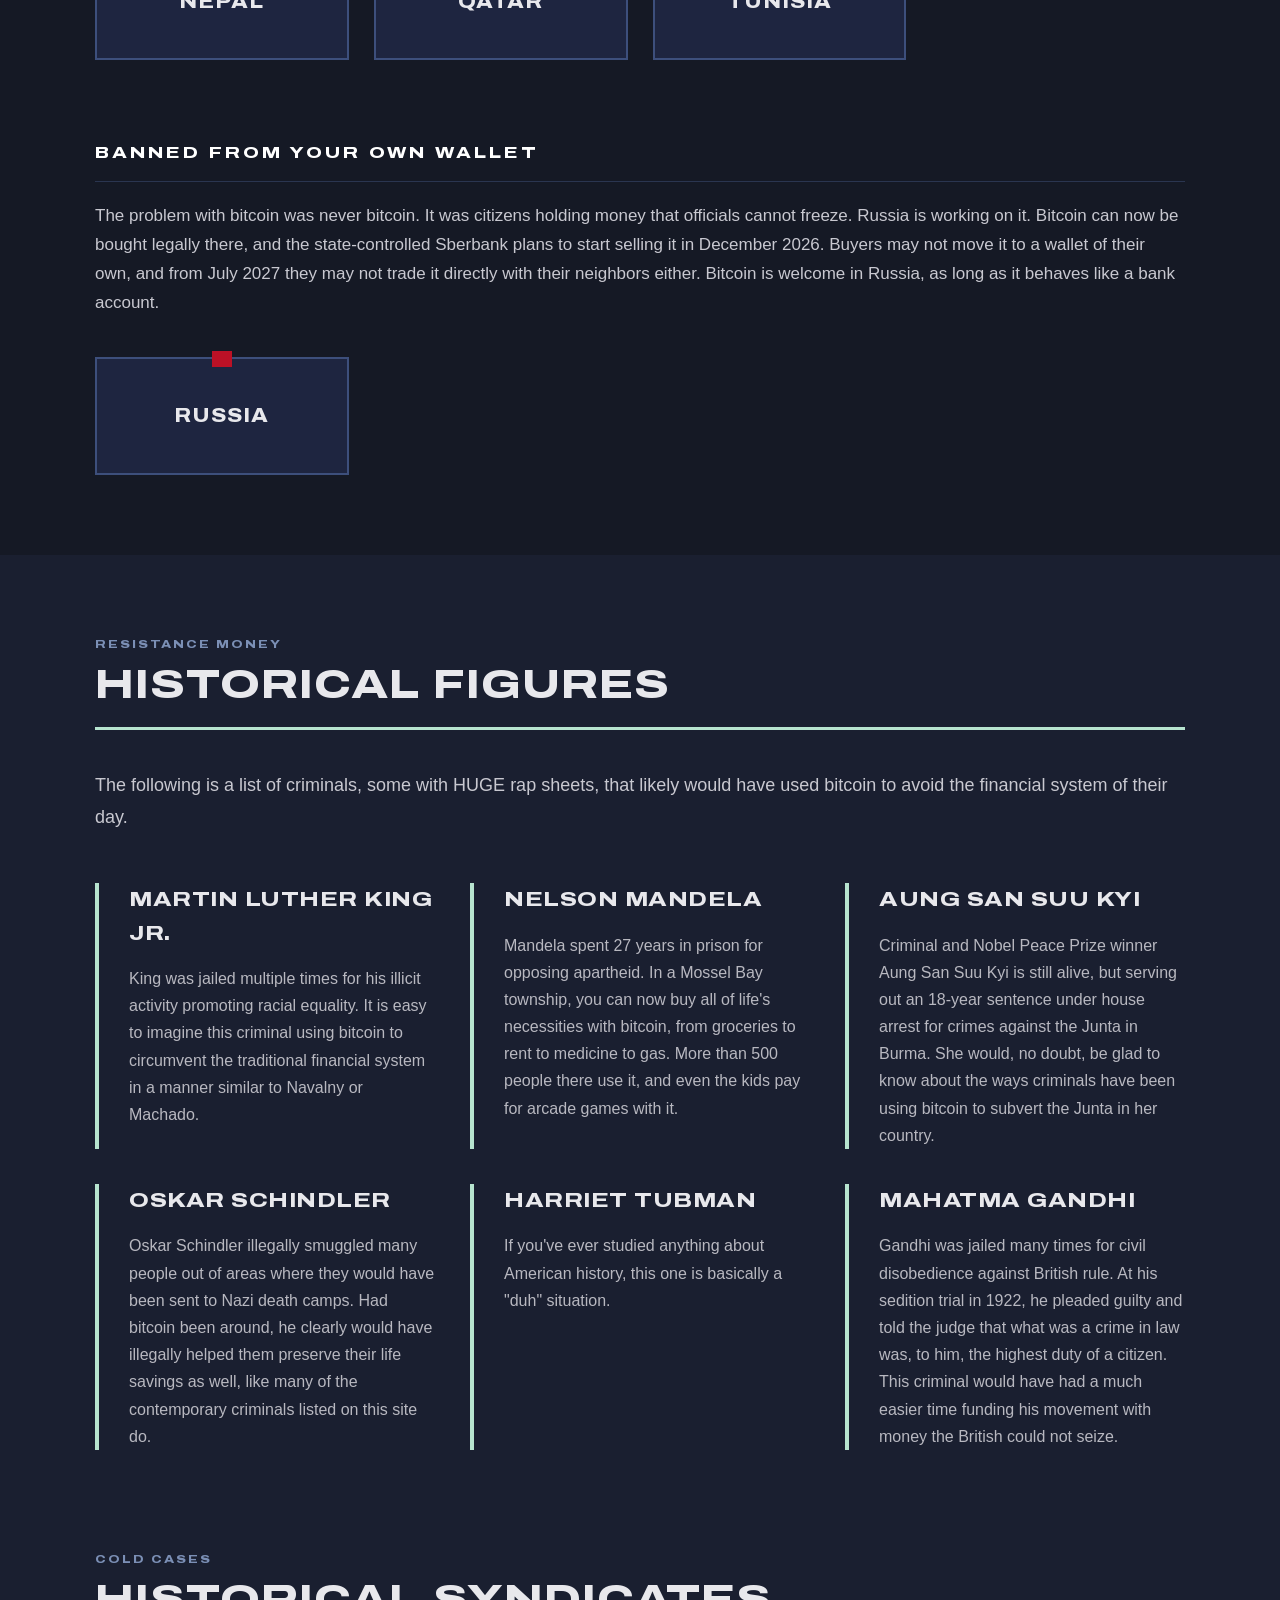
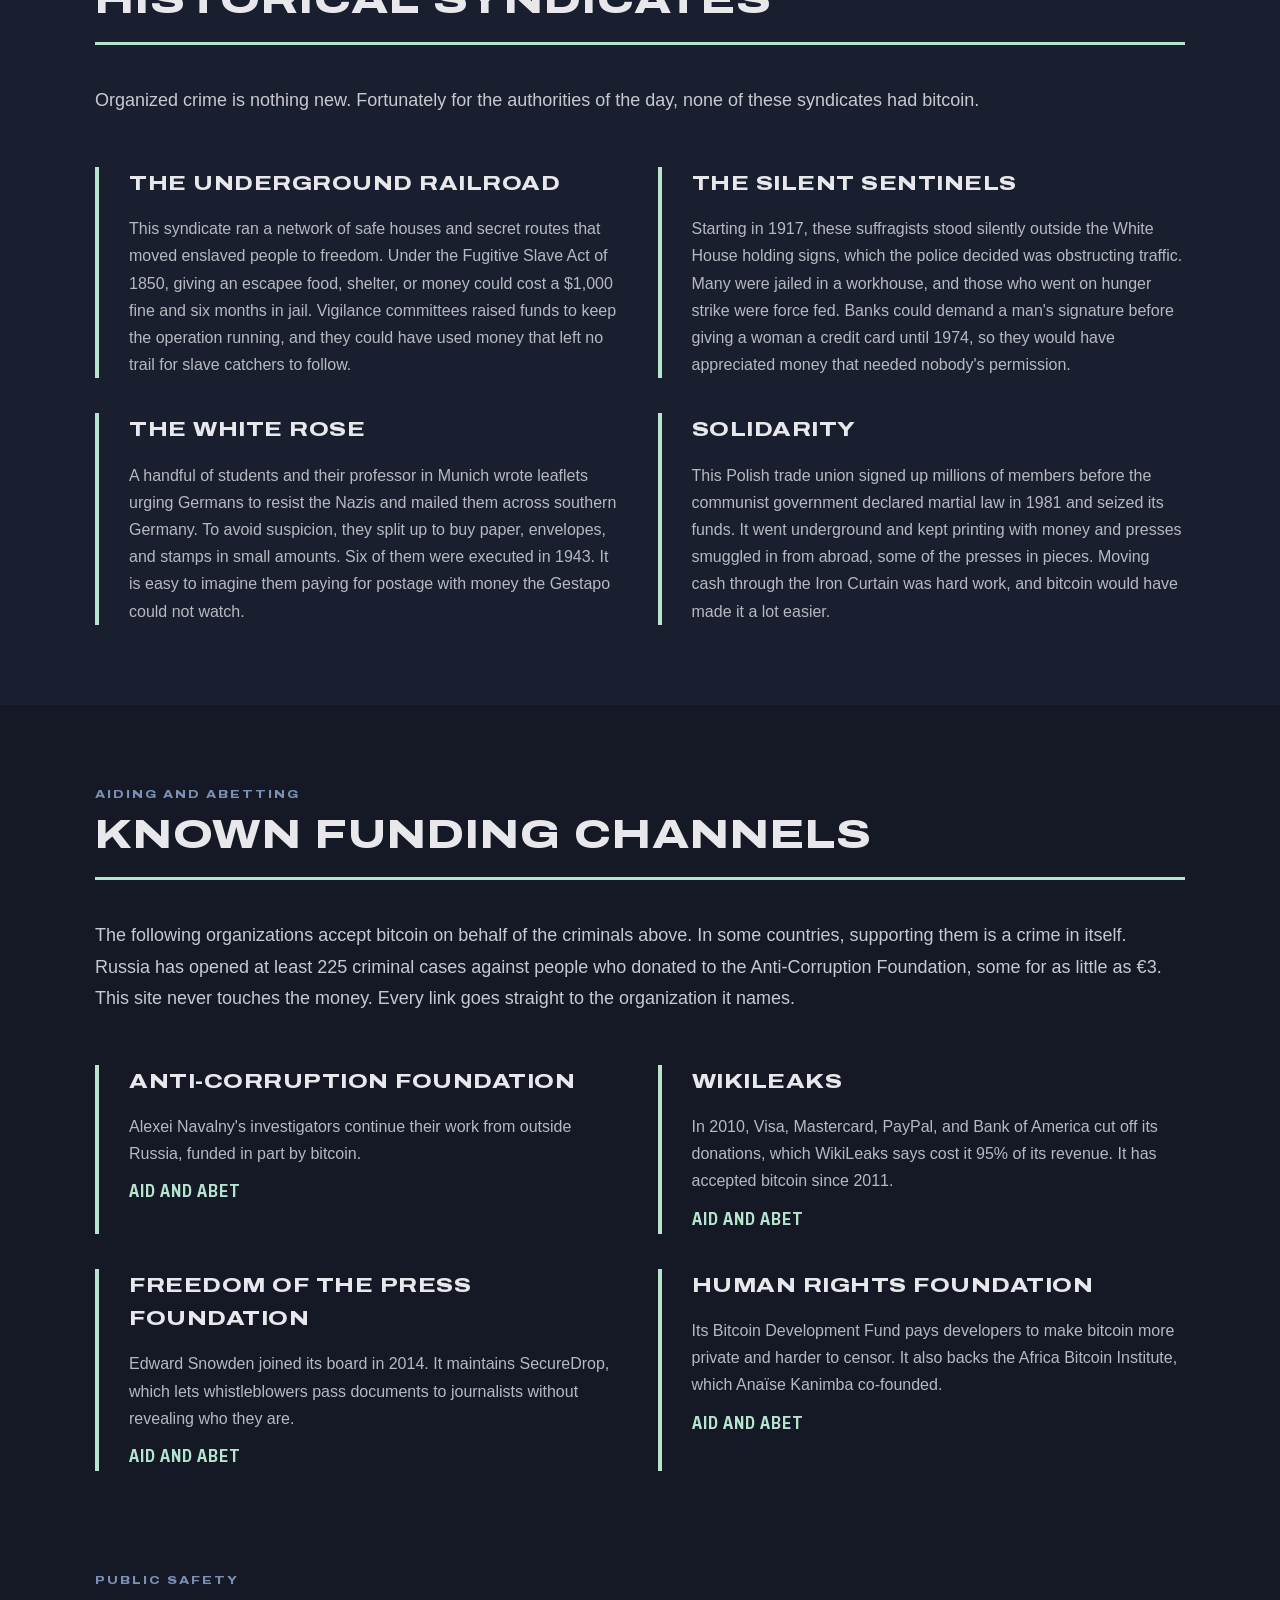
<file: threat/severe/index.html>
<!DOCTYPE html>
<html lang="en">
<head>
    <meta charset="UTF-8">
    <meta name="viewport" content="width=device-width, initial-scale=1.0">
    <title>My bitcoin criminal threat level is SEVERE</title>
    <meta name="robots" content="noindex">
    <link rel="icon" href="/favicon.ico" sizes="48x48">
    <link rel="icon" href="/favicon.svg" type="image/svg+xml">
    <link rel="apple-touch-icon" href="/apple-touch-icon.png">
    <meta name="theme-color" content="#182658">
    <meta name="description" content="A satirical public warning about the activists, dissidents, and journalists who use bitcoin to resist authoritarian governments. Check your own threat level.">
    <meta property="og:title" content="My bitcoin criminal threat level is SEVERE">
    <meta property="og:description" content="A satirical public warning about the activists, dissidents, and journalists who use bitcoin to resist authoritarian governments. Check your own threat level.">
    <meta property="og:type" content="website">
    <meta property="og:url" content="https://bitcoinisforcriminals.com/threat/severe/">
    <meta property="og:site_name" content="Bitcoin is for Criminals">
    <meta property="og:image" content="https://bitcoinisforcriminals.com/threat/severe/card.png">
    <meta property="og:image:width" content="1200">
    <meta property="og:image:height" content="630">
    <meta property="og:image:alt" content="My bitcoin criminal threat level is SEVERE. It may already be too late. Under no circumstances should anyone learn more about bitcoin.">
    <meta name="twitter:card" content="summary_large_image">
    <meta name="twitter:title" content="My bitcoin criminal threat level is SEVERE">
    <meta name="twitter:description" content="A satirical public warning about the activists, dissidents, and journalists who use bitcoin to resist authoritarian governments. Check your own threat level.">
    <meta name="twitter:image" content="https://bitcoinisforcriminals.com/threat/severe/card.png">
    <meta name="twitter:image:alt" content="My bitcoin criminal threat level is SEVERE. It may already be too late. Under no circumstances should anyone learn more about bitcoin.">
    <script>location.replace('/');</script>
    <style>
        html {
            background: #0D1220;
        }

        body {
            margin: 0;
            min-height: 100vh;
            display: flex;
            align-items: center;
            justify-content: center;
            font-family: Georgia, serif;
        }

        a {
            color: #B7E4CF;
            font-size: 18px;
            text-underline-offset: 3px;
        }
    </style>
</head>
<body>
    <a href="/">Continue to Bitcoin is for Criminals</a>
</body>
</html>
</file>
<file: styles.css>
*,
*::before,
*::after {
    margin: 0;
    padding: 0;
    box-sizing: border-box;
}

@font-face {
    font-family: 'Archivo';
    src: url('fonts/archivo-latin.woff2') format('woff2');
    font-weight: 100 900;
    font-stretch: 62% 125%;
    font-style: normal;
    font-display: swap;
}

:root {
    --header-height: 68px;
}

html {
    font-size: 16px;
    scroll-behavior: smooth;
}

body {
    font-family: 'Ringside Regular', 'Ringside Regular A', 'Ringside Regular B', -apple-system, BlinkMacSystemFont, 'Segoe UI', sans-serif;
    font-weight: 400;
    font-size: 18px;
    line-height: 1.67;
    background: #0D1220;
    color: #E8E8EC;
    -webkit-font-smoothing: antialiased;
    -moz-osx-font-smoothing: grayscale;
}

body.menu-open {
    overflow: hidden;
}

::selection {
    background: #B7E4CF;
    color: #151925;
}

a {
    color: #8B9DC3;
    text-decoration: none;
    transition: color 0.2s ease;
}

a:hover {
    color: #B7E4CF;
}

a:focus-visible {
    outline: 2px solid #B7E4CF;
    outline-offset: 3px;
}

img {
    max-width: 100%;
    height: auto;
}

header {
    background: #182658;
    width: 100%;
    position: fixed;
    top: 0;
    left: 0;
    z-index: 1000;
    transition: box-shadow 0.3s ease;
}

header.scrolled {
    box-shadow: 0 2px 30px rgba(0, 0, 0, 0.4);
    background: #0D1220;
}

.header-inner {
    max-width: 1190px;
    height: var(--header-height);
    margin: 0 auto;
    padding: 0 50px;
    display: flex;
    align-items: center;
    justify-content: space-between;
}

.logo {
    font-family: 'Ringside Extra Wide', 'Archivo', sans-serif;
    font-stretch: 125%;
    font-weight: 800;
    font-size: 13px;
    line-height: 1;
    letter-spacing: 1.5px;
    text-transform: uppercase;
    color: #FFFFFF;
    white-space: nowrap;
    transition: color 0.2s ease;
}

.logo:hover {
    color: #B7E4CF;
}

.main-nav {
    flex: 1;
    display: flex;
    justify-content: flex-end;
}

.nav-list {
    list-style: none;
    display: flex;
    align-items: center;
    gap: 25px;
}

.nav-list li a {
    font-family: 'Ringside Compressed', 'Archivo', sans-serif;
    font-stretch: 75%;
    font-weight: 700;
    font-size: 18px;
    line-height: 1;
    text-transform: uppercase;
    color: #FFFFFF;
    letter-spacing: 0.5px;
    padding: 8px 0;
    position: relative;
    display: block;
}

.nav-list li a::after {
    content: '';
    position: absolute;
    bottom: 0;
    left: 0;
    width: 0;
    height: 3px;
    background: #B7E4CF;
    transition: width 0.25s ease;
}

.nav-list li a:hover::after {
    width: 100%;
}

.nav-list li a:hover {
    color: #FFFFFF;
}

.donate-link {
    background: #BC1126;
    border: 3px solid #BC1126;
    padding: 8px 16px !important;
    margin-left: 15px;
    transition: all 0.2s ease;
}

.donate-link:hover {
    background: transparent;
    border-color: #FFFFFF;
}

.donate-link::after {
    display: none !important;
}

.mobile-menu-toggle {
    display: none;
    background: transparent;
    border: none;
    padding: 10px;
    cursor: pointer;
    z-index: 1001;
}

.hamburger {
    display: block;
    width: 24px;
    height: 2px;
    background: #E8E8EC;
    position: relative;
    transition: background 0.2s ease;
}

.hamburger::before,
.hamburger::after {
    content: '';
    position: absolute;
    width: 24px;
    height: 2px;
    background: #E8E8EC;
    left: 0;
    transition: transform 0.3s ease;
}

.hamburger::before {
    top: -7px;
}

.hamburger::after {
    bottom: -7px;
}

.mobile-menu-toggle.active .hamburger {
    background: transparent;
}

.mobile-menu-toggle.active .hamburger::before {
    transform: rotate(45deg);
    top: 0;
}

.mobile-menu-toggle.active .hamburger::after {
    transform: rotate(-45deg);
    bottom: 0;
}

main {
    padding-top: var(--header-height);
}

#hero {
    background: #0D1220;
    padding: 120px 50px;
    text-align: center;
    position: relative;
    overflow: hidden;
}

.hero-overlay {
    position: absolute;
    top: 0;
    left: 0;
    right: 0;
    bottom: 0;
    background: linear-gradient(180deg, rgba(13, 18, 32, 0.97) 0%, rgba(13, 18, 32, 1) 100%);
    pointer-events: none;
}

#hero .container {
    max-width: 800px;
    margin: 0 auto;
    position: relative;
    z-index: 1;
}

.hero-title {
    font-family: 'Ringside Extra Wide', 'Archivo', sans-serif;
    font-stretch: 125%;
    font-weight: 800;
    font-size: 80px;
    line-height: 1;
    color: #FFFFFF;
    letter-spacing: 4px;
    text-transform: uppercase;
    margin-bottom: 25px;
    animation: fadeInUp 0.8s ease;
}

.hero-divider {
    background: #B7E4CF;
    border: none;
    height: 4px;
    width: 80px;
    margin: 0 auto 35px;
    animation: fadeInUp 0.8s ease 0.1s both;
}

.hero-text {
    font-family: Georgia, 'Times New Roman', serif;
    font-size: 20px;
    line-height: 1.6;
    color: rgba(255, 255, 255, 0.9);
    margin-bottom: 18px;
    animation: fadeInUp 0.8s ease 0.2s both;
}

.hero-text:last-child {
    margin-bottom: 0;
}

.hero-warning {
    font-family: 'Ringside Extra Wide', 'Archivo', sans-serif;
    font-stretch: 125%;
    font-weight: 800;
    font-size: 18px;
    letter-spacing: 3px;
    color: #F04A58;
    margin-top: 30px;
    text-transform: uppercase;
}

.container {
    max-width: 1190px;
    margin: 0 auto;
    padding: 0 50px;
}

section {
    padding: 80px 0;
    background: #151925;
}

section:nth-child(even) {
    background: #1A1F30;
}

#contact {
    background: #0D1220;
}

.section-header {
    margin-bottom: 40px;
}

.section-tag {
    display: block;
    font-family: 'Ringside Extra Wide', 'Archivo', sans-serif;
    font-stretch: 125%;
    font-weight: 800;
    font-size: 11px;
    letter-spacing: 2px;
    color: #7B8FB5;
    text-transform: uppercase;
    margin-bottom: 10px;
}

.section-title {
    font-family: 'Ringside Extra Wide', 'Archivo', sans-serif;
    font-stretch: 125%;
    font-weight: 800;
    font-size: 40px;
    line-height: 1.1;
    color: #E8E8EC;
    text-transform: uppercase;
    letter-spacing: 1px;
    padding-bottom: 20px;
    border-bottom: 3px solid #B7E4CF;
}

.content-block p {
    margin-bottom: 22px;
    font-size: 18px;
    line-height: 1.75;
    color: #C8C8D0;
}

.content-block p:last-child {
    margin-bottom: 0;
}

.criminal {
    margin-bottom: 60px;
    padding-bottom: 60px;
    border-bottom: 1px solid #2A3550;
    scroll-margin-top: calc(var(--header-height) + 40px);
    animation: fadeInUp 0.6s ease backwards;
}

.criminal:nth-child(2) { animation-delay: 0.1s; }
.criminal:nth-child(3) { animation-delay: 0.2s; }
.criminal:nth-child(4) { animation-delay: 0.3s; }
.criminal:nth-child(5) { animation-delay: 0.4s; }
.criminal:nth-child(6) { animation-delay: 0.5s; }
.criminal:nth-child(7) { animation-delay: 0.6s; }
.criminal:nth-child(8) { animation-delay: 0.7s; }
.criminal:nth-child(9) { animation-delay: 0.8s; }
.criminal:nth-child(10) { animation-delay: 0.9s; }
.criminal:nth-child(11) { animation-delay: 1.0s; }
.criminal:nth-child(n+12) { animation-delay: 1.1s; }
.criminal:target { animation-delay: 0s; }

.criminal:last-child {
    border-bottom: none;
}

.criminal-name {
    font-family: 'Ringside Extra Wide', 'Archivo', sans-serif;
    font-stretch: 125%;
    font-weight: 800;
    font-size: 28px;
    color: #E8E8EC;
    text-transform: uppercase;
    letter-spacing: 0.5px;
    margin-bottom: 20px;
    position: relative;
    padding-left: 20px;
}

.criminal-name::before {
    content: '';
    position: absolute;
    left: 0;
    top: calc(0.835em - 5px);
    width: 10px;
    height: 10px;
    background: #BC1126;
}

.criminal-list {
    list-style: none;
    margin-bottom: 25px;
}

.criminal-list li {
    position: relative;
    padding-left: 24px;
    margin-bottom: 12px;
    font-size: 17px;
    line-height: 1.6;
}

.criminal-list li::before {
    content: '';
    position: absolute;
    left: 0;
    top: 10px;
    width: 8px;
    height: 8px;
    background: #B7E4CF;
    transform: rotate(45deg);
}

.criminal-description {
    font-size: 17px;
    line-height: 1.7;
    color: #B8B8C0;
    padding-left: 20px;
    border-left: 3px solid #B7E4CF;
}

.section-intro {
    font-size: 18px;
    line-height: 1.75;
    margin-bottom: 50px;
    color: #C8C8D0;
}

.countries-grid {
    display: grid;
    grid-template-columns: repeat(4, 1fr);
    gap: 25px;
}

.country-item {
    border: 2px solid #3D4F7C;
    padding: 40px 25px;
    text-align: center;
    position: relative;
    transition: all 0.3s ease;
    background: #1E2540;
}

.country-item:hover {
    border-color: #B7E4CF;
    transform: translateY(-5px);
    box-shadow: 0 10px 30px rgba(0, 0, 0, 0.3);
}

.country-item h4 {
    font-family: 'Ringside Extra Wide', 'Archivo', sans-serif;
    font-stretch: 112.5%;
    font-weight: 800;
    font-size: 20px;
    color: #E8E8EC;
    text-transform: uppercase;
    letter-spacing: 1px;
}

.ban-group + .ban-group {
    margin-top: 80px;
}

.ban-group-title {
    font-family: 'Ringside Extra Wide', 'Archivo', sans-serif;
    font-stretch: 125%;
    font-weight: 800;
    font-size: 16px;
    letter-spacing: 3px;
    text-transform: uppercase;
    color: #FFFFFF;
    padding-bottom: 14px;
    border-bottom: 1px solid #2A3550;
    margin-bottom: 20px;
    text-wrap: balance;
}

.ban-group-intro {
    font-size: 17px;
    line-height: 1.7;
    color: #C8C8D0;
    margin-bottom: 40px;
}

.country-item::before {
    content: '';
    position: absolute;
    top: -8px;
    left: 50%;
    transform: translateX(-50%);
    width: 20px;
    height: 16px;
    background: #BC1126;
}

.history-grid {
    display: grid;
    grid-template-columns: repeat(3, 1fr);
    gap: 35px;
}

@media (min-width: 769px) {
    .history-syndicates .history-grid {
        grid-template-columns: repeat(2, 1fr);
    }
}

.support-grid {
    display: grid;
    grid-template-columns: repeat(2, 1fr);
    gap: 35px;
}

.history-item,
.support-item {
    border-left: 4px solid #B7E4CF;
    padding-left: 30px;
    transition: border-color 0.3s ease;
}

.history-item:hover,
.support-item:hover {
    border-color: #7B8FB5;
}

.history-item h3,
.history-item h4,
.support-item h3 {
    font-family: 'Ringside Extra Wide', 'Archivo', sans-serif;
    font-stretch: 125%;
    font-weight: 800;
    font-size: 20px;
    color: #E8E8EC;
    text-transform: uppercase;
    letter-spacing: 0.5px;
    margin-bottom: 15px;
}

.history-item p,
.support-item p {
    font-size: 16px;
    line-height: 1.7;
    color: #B8B8C0;
}

.support-link,
.case-link {
    display: inline-block;
    margin-top: 15px;
    font-family: 'Ringside Compressed', 'Archivo', sans-serif;
    font-stretch: 75%;
    font-weight: 700;
    font-size: 18px;
    line-height: 1;
    text-transform: uppercase;
    letter-spacing: 1px;
    color: #B7E4CF;
}

.case-link {
    margin-top: 20px;
    margin-left: 23px;
    line-height: 1.3;
}

.support-link:hover,
.case-link:hover {
    color: #FFFFFF;
}

.evidence {
    margin: 16px 0 0 23px;
}

.evidence summary {
    display: inline-flex;
    align-items: center;
    gap: 10px;
    cursor: pointer;
    list-style: none;
    font-family: 'Ringside Compressed', 'Archivo', sans-serif;
    font-stretch: 75%;
    font-weight: 700;
    font-size: 15px;
    line-height: 1;
    letter-spacing: 1.5px;
    text-transform: uppercase;
    color: #7B8FB5;
    transition: color 0.2s ease;
}

.evidence summary::-webkit-details-marker {
    display: none;
}

.evidence summary::before {
    content: '+';
    display: inline-block;
    width: 10px;
    font-size: 18px;
    text-align: center;
}

.evidence[open] summary::before {
    content: '\2212';
}

.evidence summary:hover {
    color: #B7E4CF;
}

.evidence summary:focus-visible {
    outline: 2px solid #B7E4CF;
    outline-offset: 3px;
}

.evidence-list {
    list-style: none;
    margin-top: 14px;
    padding-left: 20px;
    border-left: 1px solid #2A3550;
}

.evidence-list li {
    font-size: 15px;
    line-height: 1.5;
    margin-bottom: 8px;
}

.evidence-list li:last-child {
    margin-bottom: 0;
}

.evidence-list a {
    text-decoration: underline;
    text-decoration-color: rgba(139, 157, 195, 0.4);
    text-underline-offset: 3px;
}

.visually-hidden {
    position: absolute;
    width: 1px;
    height: 1px;
    margin: -1px;
    padding: 0;
    overflow: hidden;
    clip: rect(0, 0, 0, 0);
    white-space: nowrap;
    border: 0;
}

.skip-link {
    position: absolute;
    top: -100px;
    left: 16px;
    z-index: 2000;
    padding: 10px 16px;
    background: #B7E4CF;
    color: #0D1220;
    font-size: 16px;
    font-weight: 700;
}

.skip-link:focus {
    top: 12px;
}

main:focus {
    outline: none;
}

.case-status {
    display: inline-block;
    margin: -4px 0 26px 20px;
    padding: 6px 12px 5px;
    border: 4px double #F04A58;
    font-family: 'Ringside Extra Wide', 'Archivo', sans-serif;
    font-stretch: 125%;
    font-weight: 800;
    font-size: 12px;
    line-height: 1.3;
    letter-spacing: 2px;
    text-transform: uppercase;
    color: #F04A58;
    transform: rotate(-2deg);
    transform-origin: left center;
}

.warning-signs,
.history-syndicates {
    margin-top: 100px;
    scroll-margin-top: calc(var(--header-height) + 40px);
}

.signs-list {
    list-style: none;
    display: grid;
    grid-template-columns: repeat(2, 1fr);
    column-gap: 50px;
    margin-bottom: 50px;
}

.signs-list li {
    border-bottom: 1px solid #2A3550;
}

.signs-list li:nth-child(-n+2) {
    border-top: 1px solid #2A3550;
}

.signs-list label {
    display: flex;
    align-items: flex-start;
    gap: 16px;
    padding: 15px 0;
    font-size: 17px;
    line-height: 1.5;
    color: #E8E8EC;
    cursor: pointer;
}

.signs-list input {
    appearance: none;
    -webkit-appearance: none;
    flex: none;
    position: relative;
    width: 22px;
    height: 22px;
    margin: 1px 0 0;
    border: 2px solid #7B8FB5;
    background: transparent;
    cursor: pointer;
    transition: background 0.15s ease, border-color 0.15s ease;
}

.signs-list input:checked {
    background: #BC1126;
    border-color: #BC1126;
}

.signs-list input:checked::after {
    content: '';
    position: absolute;
    left: 5px;
    top: 1px;
    width: 6px;
    height: 11px;
    border: solid #FFFFFF;
    border-width: 0 3px 3px 0;
    transform: rotate(45deg);
}

.signs-list input:focus-visible {
    outline: 2px solid #B7E4CF;
    outline-offset: 3px;
}

.threat {
    max-width: 760px;
}

.threat-label {
    font-family: 'Ringside Extra Wide', 'Archivo', sans-serif;
    font-stretch: 125%;
    font-weight: 800;
    font-size: 12px;
    letter-spacing: 2px;
    text-transform: uppercase;
    color: #7B8FB5;
    margin-bottom: 14px;
}

.threat-scale {
    list-style: none;
    display: flex;
    gap: 6px;
}

.threat-scale li {
    flex: 1 1 0;
    padding: 14px 6px 12px;
    text-align: center;
    font-family: 'Ringside Compressed', 'Archivo', sans-serif;
    font-stretch: 75%;
    font-weight: 700;
    font-size: 17px;
    line-height: 1;
    letter-spacing: 1px;
    text-transform: uppercase;
    color: #FFFFFF;
    opacity: 0.25;
    transition: opacity 0.2s ease, box-shadow 0.2s ease;
}

.threat-scale li:nth-child(1) {
    background: #2E7D4F;
}

.threat-scale li:nth-child(2) {
    background: #2F5FB3;
}

.threat-scale li:nth-child(3) {
    background: #E8B923;
    color: #111111;
}

.threat-scale li:nth-child(4) {
    background: #E0761B;
    color: #111111;
}

.threat-scale li:nth-child(5) {
    background: #BC1126;
}

.threat-scale li.active {
    opacity: 1;
    box-shadow: 0 0 0 3px #FFFFFF;
}

.threat-verdict {
    margin-top: 24px;
    font-size: 20px;
    line-height: 1.5;
    color: #FFFFFF;
}

.threat-verdict a {
    color: #B7E4CF;
    text-decoration: underline;
    text-underline-offset: 3px;
}

.threat-share {
    display: flex;
    flex-wrap: wrap;
    align-items: center;
    gap: 12px 20px;
    margin-top: 28px;
    animation: threat-share-in 0.4s ease;
}

.threat-share[hidden] {
    display: none;
}

@keyframes threat-share-in {
    from {
        opacity: 0;
        transform: translateY(8px);
    }
}

.threat-share-button {
    font-family: 'Ringside Compressed', 'Archivo', sans-serif;
    font-stretch: 75%;
    font-weight: 700;
    font-size: 19px;
    line-height: 1;
    letter-spacing: 1px;
    text-transform: uppercase;
    color: #B7E4CF;
    background: transparent;
    border: 2px solid #B7E4CF;
    padding: 14px 28px 13px;
    cursor: pointer;
    transition: background 0.2s ease, color 0.2s ease;
}

.threat-share-button:hover {
    background: #B7E4CF;
    color: #0D1220;
}

.threat-share-button:focus-visible {
    outline: 2px solid #B7E4CF;
    outline-offset: 3px;
}

.threat-share-status {
    font-size: 16px;
    line-height: 1.5;
    color: #B7E4CF;
}

.cta-section {
    background: #0D1220;
    padding: 100px 50px;
    position: relative;
}

.cta-section::before {
    content: '';
    position: absolute;
    top: 0;
    left: 0;
    right: 0;
    bottom: 0;
    background: 
        radial-gradient(ellipse at 50% 100%, rgba(188, 17, 38, 0.15) 0%, transparent 60%);
    pointer-events: none;
}

.cta-wrapper {
    position: relative;
    text-align: center;
    max-width: 640px;
    margin: 0 auto;
    padding: 0 40px 44px;
    border: 3px solid #FFFFFF;
    background: #0D1220;
}

.cta-tag {
    display: block;
    margin: 0 -40px 40px;
    padding: 14px 20px 13px;
    background: #BC1126;
    font-family: 'Ringside Extra Wide', 'Archivo', sans-serif;
    font-stretch: 125%;
    font-weight: 800;
    font-size: 14px;
    letter-spacing: 6px;
    color: #FFFFFF;
    text-transform: uppercase;
}

.cta-button {
    display: inline-block;
    font-family: 'Ringside Compressed', 'Archivo', sans-serif;
    font-stretch: 75%;
    font-weight: 700;
    font-size: 26px;
    line-height: 1;
    text-transform: uppercase;
    color: #FFFFFF;
    background: #BC1126;
    border: 4px solid #BC1126;
    padding: 18px 50px 20px;
    transition: all 0.2s ease;
    letter-spacing: 1px;
}

.cta-button:hover {
    background: transparent;
    color: #FFFFFF;
    border-color: #FFFFFF;
}

.cta-title {
    font-family: 'Ringside Extra Wide', 'Archivo', sans-serif;
    font-stretch: 125%;
    font-weight: 800;
    font-size: 40px;
    line-height: 1.1;
    text-transform: uppercase;
    color: #FFFFFF;
    margin-bottom: 20px;
}

.cta-text {
    font-size: 18px;
    line-height: 1.7;
    color: #C8C8D0;
    margin-bottom: 34px;
}

.cta-note {
    margin-top: 24px;
    font-family: 'Ringside Extra Wide', 'Archivo', sans-serif;
    font-stretch: 125%;
    font-weight: 700;
    font-size: 10px;
    line-height: 1.6;
    letter-spacing: 2px;
    text-transform: uppercase;
    color: #8B93AD;
}

.cta-button:focus-visible {
    outline: 3px solid #B7E4CF;
    outline-offset: 3px;
}

footer {
    background: #0D1220;
    color: #f0f0f5;
    border-top: 6px solid #B7E4CF;
    padding: 80px 50px 40px;
}

.footer-heading {
    font-family: 'Ringside Extra Wide', 'Archivo', sans-serif;
    font-stretch: 125%;
    font-weight: 800;
    font-size: 12px;
    letter-spacing: 2px;
    text-transform: uppercase;
    color: #B7E4CF;
    margin-bottom: 25px;
}

.footer-links {
    list-style: none;
}

.footer-links li {
    margin-bottom: 15px;
}

.footer-links li a {
    font-family: 'Ringside Compressed', 'Archivo', sans-serif;
    font-stretch: 75%;
    font-weight: 700;
    font-size: 18px;
    line-height: 1;
    text-transform: uppercase;
    color: #ffffff;
    letter-spacing: 1px;
    transition: color 0.2s ease;
}

.footer-links li a:hover {
    color: #B7E4CF;
}

.footer-colophon {
    display: flex;
    justify-content: space-between;
    align-items: flex-end;
    padding-top: 40px;
    border-top: 1px solid #2A3550;
}

.footer-disclaimer {
    font-family: 'Ringside Regular', 'Archivo', sans-serif;
    font-weight: 400;
    font-size: 10px;
    letter-spacing: 1.5px;
    text-transform: uppercase;
    border: 1px solid rgba(183, 228, 207, 0.3);
    padding: 12px 20px;
    text-align: center;
    color: #B7E4CF;
}

.footer-copyright {
    font-size: 14px;
    color: #f0f0f5;
}

.footer-link {
    color: #f0f0f5;
    font-weight: 700;
}

.footer-link:hover {
    color: #B7E4CF;
}

.footer-inner {
    max-width: 1190px;
    margin: 0 auto;
}

.footer-content {
    margin-bottom: 60px;
}

.footer-nav {
    display: flex;
    gap: 80px;
}

.footer-col {
    min-width: 100px;
}

@keyframes fadeInUp {
    from {
        opacity: 0;
        transform: translateY(30px);
    }
    to {
        opacity: 1;
        transform: translateY(0);
    }
}

@media (max-width: 1199px) {
    .country-item h4 {
        font-size: 16px;
    }
}

@media (max-width: 1023px) {
    :root {
        --header-height: 52px;
    }
    
    .mobile-menu-toggle {
        display: flex;
        align-items: center;
        justify-content: center;
        width: 44px;
        height: 44px;
        padding: 0;
    }
    
    .main-nav {
        position: fixed;
        top: var(--header-height);
        left: 0;
        right: 0;
        bottom: 0;
        background: #0D1220;
        padding: 40px;
        transform: translateX(100%);
        visibility: hidden;
        transition: transform 0.3s ease, visibility 0s linear 0.3s;
        justify-content: center;
        align-items: center;
        overflow-y: auto;
    }

    .main-nav.active {
        transform: translateX(0);
        visibility: visible;
        transition: transform 0.3s ease, visibility 0s;
    }

    .nav-list {
        flex-direction: column;
        gap: 30px;
        text-align: center;
        margin: auto;
    }
    
    .nav-list li a {
        font-size: 24px;
    }
    
    .donate-link {
        margin-left: 0;
        margin-top: 20px;
    }
    
    .countries-grid {
        grid-template-columns: repeat(3, 1fr);
    }
}

@media (max-width: 768px) {
    :root {
        --header-height: 46px;
    }
    
    .header-inner {
        padding: 0 20px;
    }
    
    .logo {
        font-size: 11px;
    }
    
    #hero {
        padding: 80px 20px;
    }
    
    .hero-title {
        font-size: 48px;
        letter-spacing: 2px;
    }
    
    .hero-text {
        font-size: 17px;
    }
    
    .container {
        padding: 0 20px;
    }
    
    section {
        padding: 60px 0;
    }
    
    .section-title {
        font-size: 28px;
    }
    
    .criminal {
        margin-bottom: 40px;
        padding-bottom: 40px;
    }
    
    .criminal-name {
        font-size: 22px;
    }
    
    .countries-grid {
        grid-template-columns: repeat(2, 1fr);
        gap: 20px;
    }

    .ban-group + .ban-group {
        margin-top: 60px;
    }

    .ban-group-title {
        font-size: 14px;
        letter-spacing: 2px;
    }
    
    .country-item {
        padding: 30px 20px;
    }
    
    .country-item h4 {
        font-size: 16px;
    }
    
    .history-grid,
    .support-grid {
        grid-template-columns: 1fr;
        gap: 30px;
    }
    
    .cta-section {
        padding: 70px 20px;
    }
    
    .cta-button {
        font-size: 22px;
        padding: 16px 40px 18px;
    }

    .cta-title {
        font-size: 28px;
    }
    
    .cta-wrapper {
        padding: 0 20px 36px;
    }
    
    .cta-tag {
        margin: 0 -20px 32px;
        letter-spacing: 4px;
    }
    
    .warning-signs,
    .history-syndicates {
        margin-top: 70px;
    }

    .signs-list {
        grid-template-columns: 1fr;
    }

    .signs-list li:nth-child(2) {
        border-top: 0;
    }

    .threat-scale {
        flex-direction: column-reverse;
    }

    .threat-scale li {
        padding: 12px 16px 11px;
        text-align: left;
    }

    .threat-share-button {
        width: 100%;
        padding: 14px 16px 13px;
    }
    
    footer {
        padding: 60px 20px 30px;
    }
    
    .footer-colophon {
        flex-direction: column;
        align-items: flex-start;
        gap: 20px;
    }
    
    .footer-copyright {
        text-align: left;
    }
}

@media (max-width: 480px) {
    .hero-title {
        font-size: 36px;
    }
    
    .hero-divider {
        width: 60px;
    }
    
    .section-title {
        font-size: 22px;
    }
    
    .countries-grid {
        grid-template-columns: 1fr;
    }

    .cta-title {
        font-size: 24px;
    }

    .cta-button {
        padding: 16px 24px 18px;
    }
    
    .country-item {
        padding: 25px 20px;
    }
    
    .footer-nav {
        flex-direction: column;
    }
    
    .footer-col {
        margin-right: 0;
        margin-bottom: 30px;
    }
}

@media print {
    body {
        background: #FFFFFF;
        color: #000000;
    }
    
    header {
        position: relative;
    }
    
    main {
        padding-top: 0;
    }
    
    .section-title,
    .criminal-name,
    .history-item h3,
    .history-item h4,
    .support-item h3,
    .ban-group-title,
    .country-item h4 {
        color: #000000;
    }

    .section-intro,
    .ban-group-intro,
    .content-block p,
    .criminal-description,
    .history-item p,
    .support-item p {
        color: #333333;
    }
    
    footer {
        background: #F5F5F5;
        color: #000000;
    }
    
    .footer-heading,
    .footer-links li a,
    .footer-link,
    .support-link,
    .case-link {
        color: #000000;
    }
    
    .evidence,
    .threat-share {
        display: none;
    }
}

@media (prefers-reduced-motion: reduce) {
    html {
        scroll-behavior: auto;
    }
    
    *,
    *::before,
    *::after {
        animation: none !important;
        transition: none !important;
    }
}
</file>
